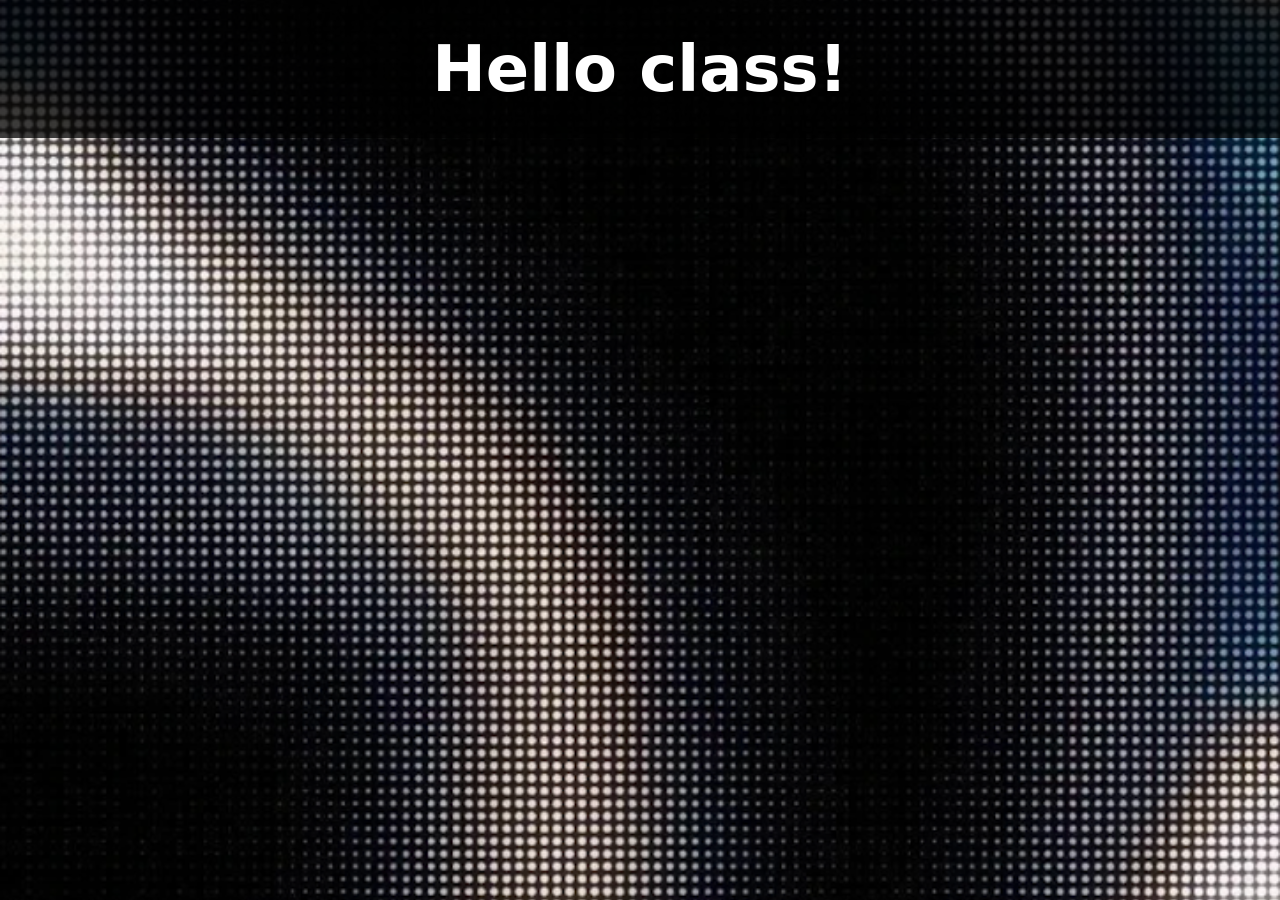
<file: index.html>
<!DOCTYPE html>
<html lang="en">
<head>
  <meta charset="UTF-8">
  <meta name="viewport" content="width=device-width, initial-scale=1.0">
  <title>Hello class!</title>
  <style>
    html, body {
      margin: 0;
      min-height: 100%;
    }
    body {
      min-height: 100vh;
      background: #fff url("test-image.png") center / cover no-repeat fixed;
      font-family: system-ui, -apple-system, "Segoe UI", Helvetica, Arial, sans-serif;
    }
    h1 {
      margin: 0;
      padding: 0.5em 1em;
      text-align: center;
      font-size: clamp(2rem, 6vw, 4rem);
      color: #fff;
      background: rgba(0, 0, 0, 0.75);
    }
  </style>
</head>
<body>
  <h1>Hello class!</h1>
</body>
</html>
</file>
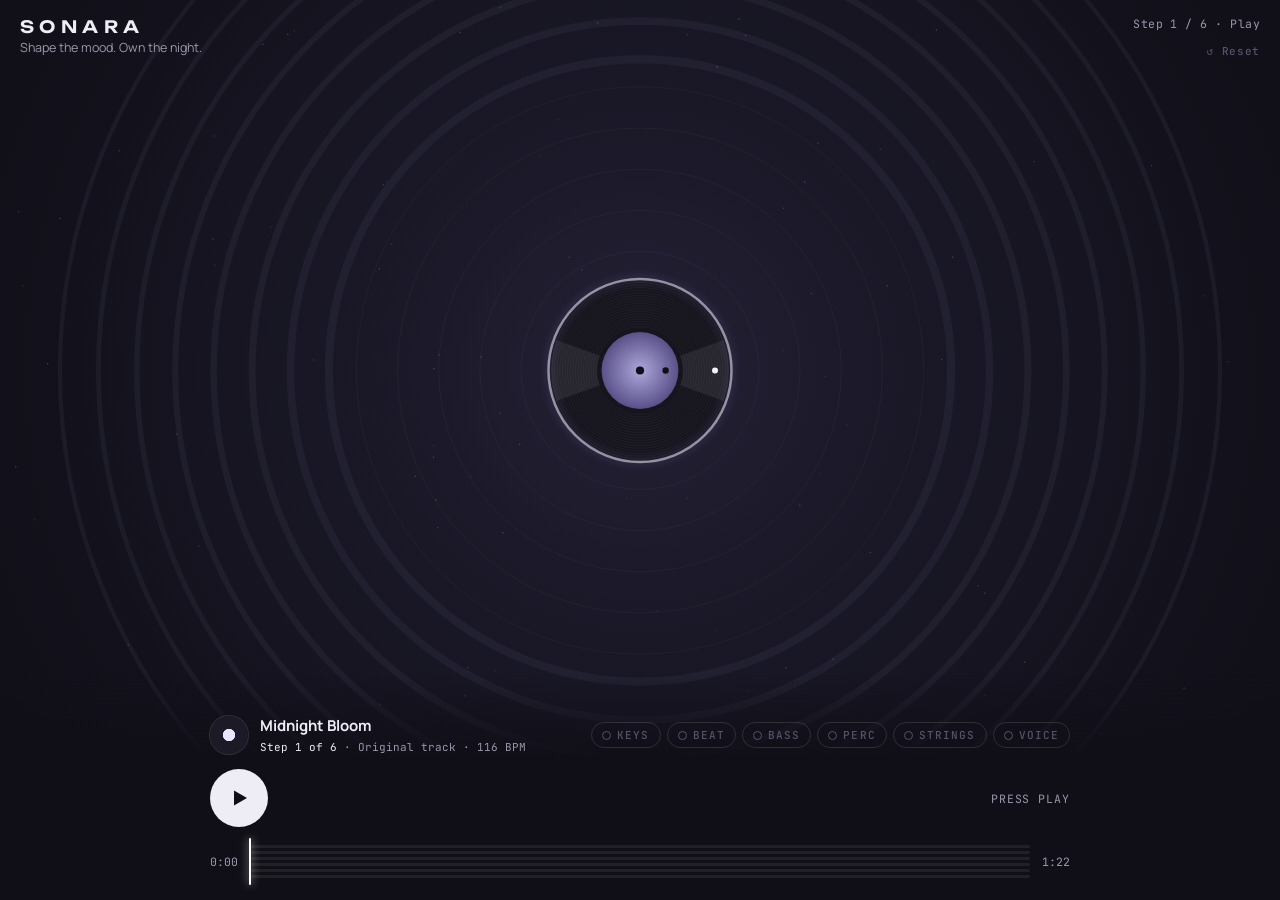
<file: docs/index.html>
<!doctype html>
<html lang="en">
<head>
<meta charset="utf-8">
<meta name="viewport" content="width=device-width,initial-scale=1,viewport-fit=cover">
<title>SONARA · Build the track</title>
<link rel="preconnect" href="https://fonts.googleapis.com"><link rel="preconnect" href="https://fonts.gstatic.com" crossorigin>
<link rel="stylesheet" href="https://fonts.googleapis.com/css2?family=Manrope:wght@400;500;600;700&family=Unbounded:wght@500;600&family=JetBrains+Mono:wght@400;500&display=swap">
<link rel="stylesheet" href="css/sonara.css">
</head>
<body>
<canvas id="stage" aria-hidden="true"></canvas>
<header class="top">
  <div class="brand"><b>SONARA</b><span>Shape the mood. Own the night.</span></div>
  <span class="study" id="study"></span>
</header>
<button id="reset">↺ Reset</button>
<section class="dock" id="dock">
  <div class="dock-in">
    <div class="row">
      <div class="song"><span class="disc" aria-hidden="true"></span><span class="song-t"><b>Midnight Bloom</b><span id="step-n">Step 1</span><span> · Original track · 116 BPM</span></span></div>
      <div class="chips" id="chips" aria-label="Layers playing"></div>
    </div>
    <div class="row">
      <button id="play" aria-label="Play">
        <svg class="i-play" viewBox="0 0 24 24" aria-hidden="true"><path d="M7 4.5l13 7.5-13 7.5z" fill="currentColor"/></svg>
        <svg class="i-pause" viewBox="0 0 24 24" aria-hidden="true"><rect x="6" y="4.5" width="4" height="15" rx="1" fill="currentColor"/><rect x="14" y="4.5" width="4" height="15" rx="1" fill="currentColor"/></svg>
        <svg class="i-again" viewBox="0 0 24 24" aria-hidden="true"><path d="M5 12a7 7 0 1 0 2.1-5M5 4v4h4" fill="none" stroke="currentColor" stroke-width="2.4" stroke-linecap="round" stroke-linejoin="round"/></svg>
      </button>
      <div id="actwrap" data-show="false"><button id="act" disabled><span class="plus">+</span><span id="act-label"></span></button></div>
      <p id="hint" aria-live="polite"></p>
    </div>
    <div class="prog" aria-label="Song progress">
      <span id="t-now">0:00</span>
      <div class="lanes" id="lanes"></div>
      <span id="t-end">0:00</span>
    </div>
  </div>
</section>
<section class="end" id="end" role="dialog" aria-labelledby="end-t" hidden>
  <div class="end-in">
    <p class="end-k">Full track · 6 of 6 layers</p>
    <h1 id="end-t">You built Midnight Bloom</h1>
    <p class="end-s">Keys, beat, bass, percussion, strings and voice, one layer at a time.</p>
    <button id="again">↺ Start over</button>
  </div>
</section>
<script>window.SONARA_CONFIG = {"label": "Build the track", "actions": ["beat", "bass", "perc", "strings", "voice"]};</script>
<script src="js/engine.js"></script>
<script src="js/sequence.js"></script>
</body>
</html>
</file>
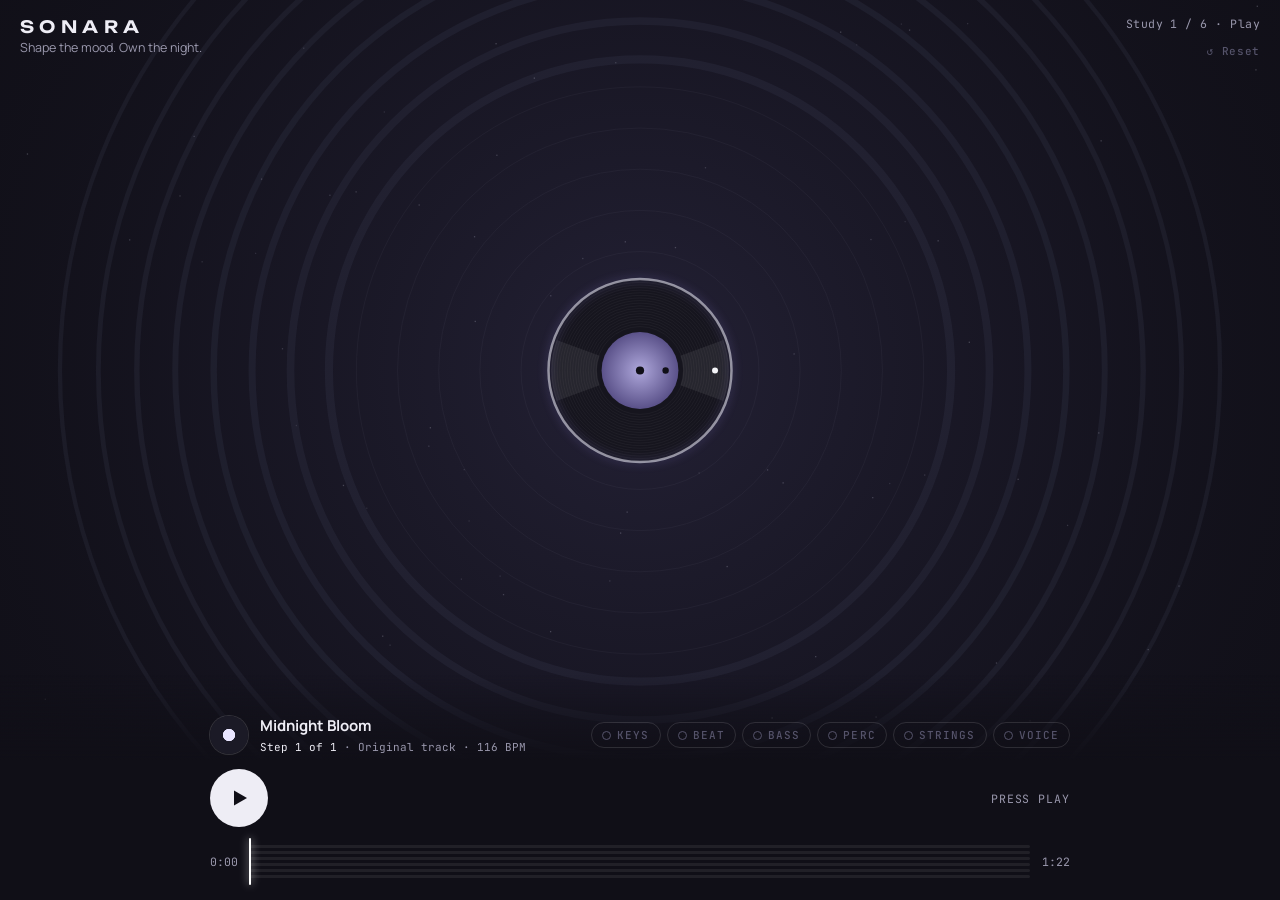
<file: studies/study-1-play/index.html>
<!doctype html><html><head><meta charset=utf8><meta name=viewport content="width=device-width,initial-scale=1,viewport-fit=cover"><style>:root{color-scheme:light;box-sizing:border-box;padding-top:env(safe-area-inset-top,0px);padding-bottom:env(safe-area-inset-bottom,0px)}html{scroll-padding-top:env(safe-area-inset-top,0px)}body{margin:0;padding:0;font:14px -apple-system,BlinkMacSystemFont,sans-serif;background:#fff;color:#000}img{max-width:100%}[hidden]:not([hidden=until-found i]){display:none!important}</style></head><body>
<title>SONARA Study 1 Play</title>
<link rel="preconnect" href="https://fonts.googleapis.com"><link rel="preconnect" href="https://fonts.gstatic.com" crossorigin>
<link rel="stylesheet" href="https://fonts.googleapis.com/css2?family=Manrope:wght@400;500;600;700&family=Unbounded:wght@500;600&family=JetBrains+Mono:wght@400;500&display=swap">
<style>
/* Night room: a deep indigo-charcoal stage, the record in the middle, one control dock below. */
:root {
  --bg: #100f17; --panel: rgba(16,15,23,.92); --fg: #eeedf5; --dim: #9a98ad; --faint: #55536a; --line: rgba(255,255,255,.12);
  --beat: 127,219,230; --bass: 183,160,255; --voice: 242,196,109;
  --f-display: "Unbounded", "Manrope", ui-sans-serif, sans-serif;
  --f-body: "Manrope", ui-sans-serif, system-ui, -apple-system, sans-serif;
  --f-mono: "JetBrains Mono", ui-monospace, Menlo, monospace;
  color-scheme: dark;
}
[hidden] { display: none !important; }
html, body { height: 100%; background: var(--bg); color: var(--fg); margin: 0; }
body { font-family: var(--f-body); -webkit-font-smoothing: antialiased; overflow: hidden; }
#stage { position: fixed; inset: 0; width: 100%; height: 100%; display: block; }
.top { position: fixed; left: 0; right: 0; top: 0; padding: calc(env(safe-area-inset-top, 0px) + 16px) 20px 0; display: flex; justify-content: space-between; align-items: flex-start; gap: 12px; pointer-events: none; }
.brand b { display: block; font-family: var(--f-display); font-weight: 600; letter-spacing: .32em; font-size: 17px; }
.brand span { font-size: 12.5px; color: var(--dim); }
.study { font-family: var(--f-mono); font-size: 11.5px; color: var(--dim); text-align: right; letter-spacing: .04em; max-width: 50%; }

.dock { position: fixed; left: 0; right: 0; bottom: 0; padding: 40px 20px calc(env(safe-area-inset-bottom, 0px) + 18px); background: linear-gradient(to top, var(--bg) 62%, rgba(16,15,23,0)); display: flex; flex-direction: column; gap: 14px; }
.dock-in { width: 100%; max-width: 860px; margin: 0 auto; display: flex; flex-direction: column; gap: 14px; }
.row { display: flex; align-items: center; gap: 14px; }
.song { display: flex; align-items: center; gap: 12px; min-width: 0; flex: 1; }
.disc { width: 38px; height: 38px; border-radius: 50%; flex: none; background: radial-gradient(circle, #e9e6ff 0 22%, #1b1a26 24% 100%); box-shadow: 0 0 0 1px rgba(255,255,255,.14); }
.song-t { min-width: 0; }
.song-t b { display: block; font-size: 15px; white-space: nowrap; overflow: hidden; text-overflow: ellipsis; }
.song-t span { font-family: var(--f-mono); font-size: 11px; color: var(--dim); }
#step-n { color: var(--fg); }
.chips { display: flex; gap: 6px; flex-wrap: wrap; justify-content: flex-end; }
.chip { display: inline-flex; align-items: center; gap: 6px; padding: 5px 10px; border-radius: 999px; border: 1px solid var(--line); font: 500 11px var(--f-mono); letter-spacing: .1em; text-transform: uppercase; color: var(--faint); transition: color .4s, border-color .4s, background .4s; }
.chip::before { content: ""; width: 7px; height: 7px; border-radius: 50%; border: 1.5px solid currentColor; }
.chip[data-state="on"] { color: rgb(var(--c)); border-color: rgba(var(--c),.45); background: rgba(var(--c),.08); }
.chip[data-state="on"]::before { background: currentColor; }
.chip[data-state="queued"] { color: rgb(var(--c)); animation: blink .5s steps(2) infinite; }
@keyframes blink { 50% { opacity: .35; } }

#play { width: 58px; height: 58px; border-radius: 50%; border: 0; flex: none; background: var(--fg); color: var(--bg); display: grid; place-items: center; cursor: pointer; transition: transform .15s, box-shadow .3s; }
#play:hover:not(:disabled) { transform: scale(1.06); }
#play:disabled { opacity: .35; cursor: default; }
#play[data-state="idle"] { box-shadow: 0 0 0 0 rgba(255,255,255,.4); animation: ping 1.8s ease-out infinite; }
@keyframes ping { 0% { box-shadow: 0 0 0 0 rgba(233,230,255,.45); } 100% { box-shadow: 0 0 0 18px rgba(233,230,255,0); } }
#play svg { width: 24px; height: 24px; }
#play .i-pause, #play .i-again { display: none; }
#play[data-state="playing"] .i-play { display: none; } #play[data-state="playing"] .i-pause { display: block; }
#play[data-state="done"] .i-play { display: none; } #play[data-state="done"] .i-again { display: block; }

#actwrap { transition: opacity .35s ease, transform .35s cubic-bezier(.2,.8,.2,1); opacity: 0; transform: translateX(-10px); }
#actwrap[data-show="true"] { opacity: 1; transform: none; }
#act { --c: 255,255,255; --fill: 0; --pulse: 0; position: relative; overflow: hidden; height: 48px; padding: 0 22px; border-radius: 999px; border: 1.5px solid rgba(var(--c), calc(.4 + var(--pulse) * .6)); background: rgba(var(--c), calc(.1 + var(--pulse) * .14)); color: rgb(var(--c)); font: 700 15.5px var(--f-body); cursor: pointer; display: inline-flex; align-items: center; gap: 10px; box-shadow: 0 0 calc(var(--pulse) * 28px) rgba(var(--c), .35); white-space: nowrap; }
#act::before { content: ""; position: absolute; inset: 0; background: rgba(var(--c), .16); transform-origin: left; transform: scaleX(var(--fill)); }
#act > * { position: relative; }
#act[data-state="waiting"] { cursor: default; color: var(--dim); border-color: var(--line); background: transparent; box-shadow: none; font-weight: 600; }
#act[data-state="queued"] { cursor: default; background: rgba(var(--c), .3); color: #fff; }
#act[data-state="ready"]:hover { background: rgba(var(--c), .3); }
#act .plus { font-size: 20px; font-weight: 500; line-height: 0; }
#act[data-state="waiting"] .plus, #act[data-state="queued"] .plus { display: none; }
#hint { font-family: var(--f-mono); font-size: 11.5px; color: var(--dim); letter-spacing: .08em; text-transform: uppercase; margin-left: auto; text-align: right; }

.prog { display: flex; align-items: center; gap: 12px; font-family: var(--f-mono); font-size: 11.5px; color: var(--dim); font-variant-numeric: tabular-nums; }
.lanes { position: relative; flex: 1; display: flex; flex-direction: column; gap: 3px; padding-block: 4px; }
.lane { position: relative; height: 3px; border-radius: 2px; background: rgba(255,255,255,.07); }
.lane .fill { position: absolute; top: 0; bottom: 0; left: 0; width: 0; border-radius: 2px; background: rgb(var(--c)); box-shadow: 0 0 8px rgba(var(--c), .6); }
.lane .mark { position: absolute; top: -5px; width: 2px; height: 14px; margin-left: -1px; background: rgb(var(--c)); border-radius: 1px; box-shadow: 0 0 8px rgba(var(--c), .8); }
.lane .mark::after { content: attr(data-l); position: absolute; bottom: 4px; left: 8px; font-size: 10px; letter-spacing: .1em; text-transform: uppercase; color: rgb(var(--c)); white-space: nowrap; }
#head { position: absolute; top: -3px; bottom: -3px; width: 2px; margin-left: -1px; background: #fff; border-radius: 1px; box-shadow: 0 0 8px rgba(255,255,255,.8); }

#reset { position: fixed; right: 14px; top: calc(env(safe-area-inset-top, 0px) + 38px); background: none; border: 0; color: var(--faint); font: 500 11px var(--f-mono); letter-spacing: .06em; cursor: pointer; padding: 6px; }
#reset:hover { color: var(--dim); }
button:focus-visible { outline: 2px solid var(--fg); outline-offset: 3px; }
@media (max-width: 560px) {
  .chips .chip { padding: 4px 7px; font-size: 10px; }
  .song-t span + span { display: none; }
  .row:first-child { flex-wrap: wrap; }
  .chips { justify-content: flex-start; }
  #act { height: 46px; padding: 0 16px; font-size: 14.5px; }
  #hint { display: none; }
}
@media (prefers-reduced-motion: reduce) { #play[data-state="idle"] { animation: none; } .chip[data-state="queued"] { animation: none; } }
</style>
<canvas id="stage" aria-hidden="true"></canvas>
<header class="top">
  <div class="brand"><b>SONARA</b><span>Shape the mood. Own the night.</span></div>
  <span class="study" id="study"></span>
</header>
<button id="reset">↺ Reset</button>
<section class="dock" id="dock">
  <div class="dock-in">
    <div class="row">
      <div class="song"><span class="disc" aria-hidden="true"></span><span class="song-t"><b>Midnight Bloom</b><span id="step-n">Step 1</span><span> · Original track · 116 BPM</span></span></div>
      <div class="chips" id="chips" aria-label="Layers playing"></div>
    </div>
    <div class="row">
      <button id="play" aria-label="Play">
        <svg class="i-play" viewBox="0 0 24 24" aria-hidden="true"><path d="M7 4.5l13 7.5-13 7.5z" fill="currentColor"/></svg>
        <svg class="i-pause" viewBox="0 0 24 24" aria-hidden="true"><rect x="6" y="4.5" width="4" height="15" rx="1" fill="currentColor"/><rect x="14" y="4.5" width="4" height="15" rx="1" fill="currentColor"/></svg>
        <svg class="i-again" viewBox="0 0 24 24" aria-hidden="true"><path d="M5 12a7 7 0 1 0 2.1-5M5 4v4h4" fill="none" stroke="currentColor" stroke-width="2.4" stroke-linecap="round" stroke-linejoin="round"/></svg>
      </button>
      <div id="actwrap" data-show="false"><button id="act" disabled><span class="plus">+</span><span id="act-label"></span></button></div>
      <p id="hint" aria-live="polite"></p>
    </div>
    <div class="prog" aria-label="Song progress">
      <span id="t-now">0:00</span>
      <div class="lanes" id="lanes"></div>
      <span id="t-end">0:00</span>
    </div>
  </div>
</section>
<script>window.SONARA_CONFIG = {"label": "Study 1 / 6 \u00b7 Play", "actions": []};</script>
<script>/* SONARA · Week 4 — one fixed, original song ("Midnight Bloom") built from five stems:
   beat, bass, percussion, strings, voice. Everything is synthesized live with the Web Audio API.
   A new stem always enters on the next beat. */
(function () {
  const BPM = 116, BEAT = 60 / BPM, STEP = BEAT / 4, BAR = BEAT * 4;
  const SONG_BARS = 40, END_STEP = SONG_BARS * 16, DURATION = SONG_BARS * BAR;
  const mtof = (m) => 440 * Math.pow(2, (m - 69) / 12);
  const NAMES = ['keys', 'beat', 'bass', 'perc', 'strings', 'voice'];

  // Two 8-bar sections in D minor. Form: A A B A B, then a final chord.
  const SEC = {
    A: {
      ch: [[62, 65, 69], [58, 62, 65], [60, 65, 69], [60, 64, 67], [62, 65, 69], [58, 62, 65], [58, 62, 67], [61, 64, 69]],
      root: [38, 34, 41, 36, 38, 34, 31, 33],
      mel: [
        [[0, 69, 6], [6, 72, 2], [8, 69, 4], [12, 67, 4]], [[0, 65, 8], [10, 62, 2], [12, 65, 4]],
        [[0, 69, 6], [6, 72, 2], [8, 74, 4], [12, 72, 4]], [[0, 67, 12], [12, 64, 4]],
        [[0, 69, 6], [6, 72, 2], [8, 69, 4], [12, 67, 4]], [[0, 65, 6], [6, 67, 2], [8, 69, 8]],
        [[0, 70, 6], [6, 69, 2], [8, 67, 4], [12, 65, 4]], [[0, 64, 8], [8, 61, 4], [12, 64, 4]],
      ],
    },
    B: {
      ch: [[58, 62, 65], [60, 64, 67], [60, 64, 69], [62, 65, 69], [58, 62, 67], [60, 64, 67], [60, 65, 69], [61, 64, 69]],
      root: [34, 36, 33, 38, 31, 36, 41, 33],
      mel: [
        [[0, 70, 4], [4, 69, 4], [8, 65, 8]], [[0, 67, 6], [6, 69, 2], [8, 72, 8]],
        [[0, 72, 6], [6, 69, 2], [8, 64, 8]], [[0, 65, 4], [4, 69, 4], [8, 74, 8]],
        [[0, 74, 6], [6, 72, 2], [8, 70, 4], [12, 69, 4]], [[0, 67, 8], [8, 72, 8]],
        [[0, 69, 4], [4, 72, 4], [8, 77, 8]], [[0, 76, 8], [8, 73, 4], [12, 76, 4]],
      ],
    },
  };
  const FORM = ['A', 'A', 'B', 'A', 'B'];
  const VOWELS = { ah: [800, 1150, 2900], oh: [450, 800, 2830], oo: [350, 700, 2500], eh: [480, 1700, 2600] };
  const LYRIC = ['ah', 'oh', 'ah', 'oo', 'ah', 'eh', 'oh', 'ah'];

  class Song {
    constructor() {
      this.ctx = null; this.t0 = null; this.next = 0; this.timer = null;
      this.layers = NAMES.map((name) => ({ name, state: 'off', enterStep: Infinity, enterTime: Infinity }));
      this.events = []; this.evShift = 0; this.listeners = new Set(); this.prevLead = null; this.paused = false; this.finished = false;
    }
    on(f) { this.listeners.add(f); return () => this.listeners.delete(f); }
    emit() { this.listeners.forEach((f) => f()); }
    layer(n) { return this.layers[NAMES.indexOf(n)]; }
    get started() { return this.t0 != null; }
    now() { return this.ctx ? this.ctx.currentTime : 0; }
    beatPhase() { return this.started ? ((((this.now() - this.t0) / BEAT) % 1) + 1) % 1 : 0; }
    section() { if (!this.started) return 'A'; const bar = Math.floor((this.now() - this.t0) / BAR); return bar >= SONG_BARS ? 'End' : FORM[Math.floor(Math.max(0, bar) / 8)]; }

    init() {
      if (this.ctx) return;
      const c = (this.ctx = new (window.AudioContext || window.webkitAudioContext)());
      const nb = c.createBuffer(1, c.sampleRate * 2, c.sampleRate), nd = nb.getChannelData(0);
      for (let i = 0; i < nd.length; i++) nd[i] = Math.random() * 2 - 1;
      this.noise = nb;
      this.mix = c.createGain();
      this.wake = c.createBiquadFilter(); this.wake.type = 'lowpass'; this.wake.frequency.value = 20000; this.wake.Q.value = 0.7;
      this.glue = c.createDynamicsCompressor(); this.glue.threshold.value = -18; this.glue.ratio.value = 3; this.glue.attack.value = 0.01; this.glue.release.value = 0.15;
      this.master = c.createGain(); this.master.gain.value = 0.75;
      this.limiter = c.createDynamicsCompressor(); this.limiter.threshold.value = -6; this.limiter.ratio.value = 20; this.limiter.attack.value = 0.002; this.limiter.release.value = 0.15;
      this.out = c.createAnalyser(); this.out.fftSize = 512;
      this.mix.connect(this.wake); this.wake.connect(this.glue); this.glue.connect(this.master);
      this.master.connect(this.limiter); this.limiter.connect(this.out); this.out.connect(c.destination);
      const ir = c.createBuffer(2, c.sampleRate * 2.8, c.sampleRate);
      for (let ch = 0; ch < 2; ch++) { const d = ir.getChannelData(ch); for (let i = 0; i < d.length; i++) d[i] = (Math.random() * 2 - 1) * Math.pow(1 - i / d.length, 3); }
      this.rev = c.createConvolver(); this.rev.buffer = ir;
      const revOut = c.createGain(); revOut.gain.value = 0.5; this.rev.connect(revOut); revOut.connect(this.mix);
      this.del = c.createDelay(2); this.del.delayTime.value = STEP * 3;
      const fb = c.createGain(); fb.gain.value = 0.36; const dlp = c.createBiquadFilter(); dlp.frequency.value = 3000;
      this.del.connect(dlp); dlp.connect(fb); fb.connect(this.del);
      const delOut = c.createGain(); delOut.gain.value = 0.45; dlp.connect(delOut); delOut.connect(this.mix); delOut.connect(this.rev);
      this.bus = {}; this.an = {};
      const trim = { keys: 2.2, beat: 0.75, bass: 0.4, perc: 0.9, strings: 1.3, voice: 1.4 };
      NAMES.forEach((n) => {
        const g = c.createGain(); g.gain.value = trim[n];
        const a = c.createAnalyser(); a.fftSize = 512; a.smoothingTimeConstant = 0.7;
        const p = c.createStereoPanner(); p.pan.value = 0;
        g.connect(p); p.connect(this.mix); g.connect(a);
        this.bus[n] = g; this.an[n] = a;
      });
      const bank = (vowel, gains) => {
        const input = c.createGain(), fs = [];
        VOWELS[vowel].forEach((f, k) => {
          const bp = c.createBiquadFilter(); bp.type = 'bandpass'; bp.frequency.value = f; bp.Q.value = [5, 7, 9][k];
          const g = c.createGain(); g.gain.value = gains[k];
          input.connect(bp); bp.connect(g); g.connect(this.bus.voice);
          fs.push(bp);
        });
        return { input, fs };
      };
      this.choir = bank('ah', [2.2, 1.3, 0.6]);
      this.lead = bank('ah', [3.0, 1.9, 0.9]);
      const send = (node, rev, del) => {
        if (rev) { const g = c.createGain(); g.gain.value = rev; node.connect(g); g.connect(this.rev); }
        if (del) { const g = c.createGain(); g.gain.value = del; node.connect(g); g.connect(this.del); }
      };
      send(this.choir.input, 0.12, 0); send(this.lead.input, 0.1, 0.06);
      // strings section: one shared warm low-pass, a little room
      this.strIn = c.createGain();
      const sl = c.createBiquadFilter(); sl.type = 'lowpass'; sl.frequency.value = 2400; sl.Q.value = 0.5;
      this.strIn.connect(sl); sl.connect(this.bus.strings); send(sl, 0.35, 0);
      this.vib = c.createOscillator(); this.vib.frequency.value = 5.4; this.vib.start();
    }

    /* ---------- instruments ---------- */
    env(g, t, vol, a, d, hold = 0) {
      g.gain.setValueAtTime(0.0001, t); g.gain.linearRampToValueAtTime(vol, t + a);
      if (hold) { g.gain.setValueAtTime(vol, t + a + hold); g.gain.linearRampToValueAtTime(0.0001, t + a + hold + d); }
      else g.gain.exponentialRampToValueAtTime(0.0001, t + a + d);
    }
    osc(type, f, t, end, dest, detune = 0) {
      const o = this.ctx.createOscillator(); o.type = type; o.frequency.value = f; o.detune.value = detune;
      o.connect(dest); o.start(t); o.stop(end); return o;
    }
    noiseHit(t, dest, { type = 'highpass', f = 8000, q = 0.8, vol = 0.1, d = 0.05 }) {
      const c = this.ctx, s = c.createBufferSource(), fl = c.createBiquadFilter(), g = c.createGain();
      s.buffer = this.noise; fl.type = type; fl.frequency.value = f; fl.Q.value = q;
      g.gain.setValueAtTime(vol, t); g.gain.exponentialRampToValueAtTime(0.0005, t + d);
      s.connect(fl); fl.connect(g); g.connect(dest); s.start(t, Math.random()); s.stop(t + d + 0.03);
    }
    drum(t, f0, f1, d, vol, dest) {
      const c = this.ctx, o = c.createOscillator(), g = c.createGain();
      o.frequency.setValueAtTime(f0, t); o.frequency.exponentialRampToValueAtTime(f1, t + d * 0.6);
      g.gain.setValueAtTime(vol, t); g.gain.exponentialRampToValueAtTime(0.001, t + d);
      o.connect(g); g.connect(dest); o.start(t); o.stop(t + d + 0.05);
    }
    kick(t, vol) { this.drum(t, 155, 48, 0.42, vol, this.bus.beat); this.events.push({ k: 'kick', t, v: vol }); }
    snare(t) {
      const c = this.ctx, g = c.createGain();
      this.noiseHit(t, this.bus.beat, { type: 'bandpass', f: 1700, q: 0.9, vol: 0.22, d: 0.18 });
      this.osc('triangle', 190, t, t + 0.12, g); this.env(g, t, 0.16, 0.002, 0.1); g.connect(this.bus.beat);
      const s = c.createGain(); s.gain.value = 0.12; g.connect(s); s.connect(this.rev);
    }
    pluck(t, m, vol) {
      const c = this.ctx, g = c.createGain();
      this.osc('triangle', mtof(m), t, t + 0.6, g); this.osc('sine', mtof(m + 12), t, t + 0.6, g);
      this.env(g, t, vol, 0.003, 0.45); g.connect(this.bus.keys);
      const s = c.createGain(); s.gain.value = 0.5; g.connect(s); s.connect(this.del);
      this.events.push({ k: 'keys', t, m });
    }
    keyPad(t, notes, len) { // soft electric-piano chord under the arpeggio
      const c = this.ctx;
      notes.forEach((m) => { const g = c.createGain(); this.osc('sine', mtof(m), t, t + len + 0.8, g); this.osc('triangle', mtof(m), t, t + len + 0.8, g, 5); this.env(g, t, 0.022, 0.25, 0.6, Math.max(0.05, len - 0.25)); g.connect(this.bus.keys); });
    }
    bassNote(t, m, len) {
      const c = this.ctx, f = c.createBiquadFilter(), g = c.createGain(), sub = c.createGain();
      f.type = 'lowpass'; f.Q.value = 7; f.frequency.setValueAtTime(1900, t); f.frequency.exponentialRampToValueAtTime(240, t + 0.18);
      const end = t + len + 0.1;
      this.osc('sawtooth', mtof(m), t, end, f); this.osc('sawtooth', mtof(m), t, end, f, 9);
      f.connect(g); this.env(g, t, 0.16, 0.004, 0.08, Math.max(0.02, len - 0.05));
      this.osc('sine', mtof(m), t, end, sub); this.env(sub, t, 0.42, 0.006, 0.08, Math.max(0.02, len - 0.05));
      g.connect(this.bus.bass); sub.connect(this.bus.bass);
      this.events.push({ k: 'bass', t, m, len });
    }
    // percussion: hand drums, low toms, shaker and a wood click
    conga(t, high, vol) { this.drum(t, high ? 340 : 230, high ? 300 : 190, 0.22, vol, this.bus.perc); this.noiseHit(t, this.bus.perc, { type: 'bandpass', f: high ? 3200 : 2200, q: 2, vol: vol * 0.25, d: 0.02 }); this.events.push({ k: 'perc', t, s: 'conga', high }); }
    tom(t, f, vol) { this.drum(t, f, f * 0.62, 0.55, vol, this.bus.perc); const s = this.ctx.createGain(); s.gain.value = 0.2; this.bus.perc.connect(s); this.events.push({ k: 'perc', t, s: 'tom' }); }
    // strings: a legato section, a high descant and pizzicato
    section(t, notes, len) {
      const c = this.ctx;
      notes.forEach((m, i) => [-8, 8].forEach((dt) => {
        const g = c.createGain(), vg = c.createGain();
        const o = this.osc('sawtooth', mtof(m), t, t + len + 1, g, dt);
        vg.gain.value = 9; this.vib.connect(vg); vg.connect(o.detune);
        this.env(g, t, i === 0 ? 0.05 : 0.042, 0.35, 0.7, Math.max(0.05, len - 0.35));
        g.connect(this.strIn);
      }));
      this.events.push({ k: 'strings', t, big: true });
    }
    violin(t, m, len) {
      const c = this.ctx, g = c.createGain(), vg = c.createGain();
      const o = this.osc('sawtooth', mtof(m), t, t + len + 0.6, g);
      vg.gain.setValueAtTime(0, t); vg.gain.linearRampToValueAtTime(14, t + 0.3); this.vib.connect(vg); vg.connect(o.detune);
      this.env(g, t, 0.035, 0.12, 0.4, Math.max(0.05, len - 0.12));
      g.connect(this.strIn);
      this.events.push({ k: 'strings', t, m });
    }
    pizz(t, m) {
      const g = this.ctx.createGain(), f = this.ctx.createBiquadFilter(); f.type = 'lowpass'; f.frequency.value = 1800;
      this.osc('triangle', mtof(m), t, t + 0.4, f); this.osc('sawtooth', mtof(m), t, t + 0.4, f, 4);
      f.connect(g); this.env(g, t, 0.06, 0.002, 0.28); g.connect(this.bus.strings);
      this.events.push({ k: 'strings', t, pz: true });
    }
    choirChord(t, notes, len, vowel) {
      const c = this.ctx;
      VOWELS[vowel].forEach((fq, k) => this.choir.fs[k].frequency.setTargetAtTime(fq, t, 0.2));
      notes.forEach((m) => [-11, 11].forEach((dt) => {
        const g = c.createGain();
        this.osc('sawtooth', mtof(m), t, t + len + 0.8, g, dt);
        this.env(g, t, 0.05, 0.45, 0.6, Math.max(0.05, len - 0.45));
        g.connect(this.choir.input);
      }));
    }
    leadNote(t, m, len, vowel) {
      const c = this.ctx, g = c.createGain(), vg = c.createGain();
      VOWELS[vowel].forEach((fq, k) => this.lead.fs[k].frequency.setTargetAtTime(fq, t, 0.04));
      vg.gain.setValueAtTime(0, t); vg.gain.linearRampToValueAtTime(22, t + Math.min(0.4, len));
      this.vib.connect(vg);
      const from = this.prevLead && t - this.prevLead.end < 0.15 ? this.prevLead.m : m;
      [0, 7].forEach((dt) => {
        const o = c.createOscillator(); o.type = 'sawtooth'; o.detune.value = dt;
        o.frequency.setValueAtTime(mtof(from), t); o.frequency.exponentialRampToValueAtTime(mtof(m), t + 0.07);
        vg.connect(o.detune); o.connect(g); o.start(t); o.stop(t + len + 0.4);
      });
      g.gain.setValueAtTime(0.0001, t); g.gain.linearRampToValueAtTime(0.085, t + 0.05);
      g.gain.setValueAtTime(0.085, t + len * 0.8); g.gain.linearRampToValueAtTime(0.0001, t + len + 0.25);
      g.connect(this.lead.input);
      this.prevLead = { m, end: t + len };
      this.events.push({ k: 'voice', t, m, len });
    }

    /* ---------- the score, one 16th step at a time ---------- */
    playStep(n, t) {
      if (n > END_STEP) return;
      const live = (name) => { const L = this.layer(name); return L.state !== 'off' && n >= L.enterStep; };
      const enters = (name) => this.layer(name).enterStep === n;
      if (n === END_STEP) { // final downbeat: one last hit and a ringing Dm chord
        if (live('keys')) { this.pluck(t, 74, 0.08); this.keyPad(t, [62, 65, 69], 2.2); }
        if (live('beat')) { this.kick(t, 1); this.noiseHit(t, this.rev, { f: 5000, vol: 0.12, d: 2.2 }); }
        if (live('bass')) this.bassNote(t, 38, 1.6);
        if (live('perc')) { this.tom(t, 110, 0.5); this.tom(t + 0.02, 75, 0.5); }
        if (live('strings')) { this.section(t, [50, 62, 65, 69], 2.4); this.violin(t, 81, 2.2); }
        if (live('voice')) { this.choirChord(t, [62, 65, 69], 2.2, 'ah'); this.leadNote(t, 74, 1.6, 'ah'); }
        this.events.push({ k: 'end', t });
        return;
      }
      const bar = n >> 4, i = n & 15, secName = FORM[bar >> 3], S = SEC[secName], b = bar % 8;
      const ch = S.ch[b], r = S.root[b], isB = secName === 'B';
      if (live('keys')) {
        const arp = [[0, 0], [3, 1], [6, 2], [8, 1], [11, 2], [14, 0]].find(([st]) => st === i);
        if (arp) this.pluck(t, ch[arp[1]] + 12, i === 0 ? 0.085 : 0.06);
        if (i === 0 || enters('keys')) this.keyPad(t, ch, (16 - i) * STEP);
      }
      if (live('beat')) {
        if (i % 4 === 0) this.kick(t, i === 0 || i === 8 ? 0.95 : 0.6);
        if (i === 4 || i === 12) this.snare(t);
        this.noiseHit(t, this.bus.beat, { f: 9000, vol: [0.05, 0.016, 0.03, 0.016][i % 4], d: 0.03 });
        if (i % 4 === 2) this.noiseHit(t, this.bus.beat, { f: 7000, vol: isB ? 0.055 : 0.04, d: 0.16 });
        if (b === 7 && i >= 12) this.noiseHit(t, this.bus.beat, { type: 'bandpass', f: 2400 + (i - 12) * 600, q: 2, vol: 0.06, d: 0.07 });
      }
      if (live('bass')) {
        const pat = isB ? [[0, 0, 2], [2, 0, 1], [4, 12, 1], [6, 0, 2], [8, 0, 2], [10, 7, 1], [12, 12, 1], [14, 10, 2]]
          : [[0, 0, 3], [3, 0, 1], [6, 12, 1], [8, 0, 2], [11, 7, 1], [14, 12, 2]];
        const hit = pat.find(([st]) => st === i);
        if (hit) this.bassNote(t, r + hit[1], hit[2] * STEP * 0.95);
      }
      if (live('perc')) {
        if (i === 0 || i === 11) this.tom(t, i === 0 ? 92 : 120, 0.55);
        if ([3, 6, 10, 13, 14].includes(i)) this.conga(t, i === 6 || i === 14, i === 6 ? 0.32 : 0.24);
        if (i === 3 || i === 10) this.noiseHit(t, this.bus.perc, { type: 'bandpass', f: 2600, q: 6, vol: 0.12, d: 0.03 });
        this.noiseHit(t, this.bus.perc, { f: 6000, vol: i % 2 ? 0.03 : 0.018, d: 0.05 });
        if (b === 7 && i >= 8 && i % 2 === 0) this.tom(t, 210 - (i - 8) * 18, 0.5);
      }
      if (live('strings')) {
        if (i === 0 || enters('strings')) this.section(t, [ch[0] - 12, ...ch], (16 - i) * STEP);
        if (i === 0 || i === 8) this.violin(t, ch[i === 0 ? 2 : 1] + 12, BEAT * 1.9);
        if ([2, 6, 10, 14].includes(i)) this.pizz(t, ch[(i >> 2) % 3]);
      }
      if (live('voice')) {
        if (i === 0 || enters('voice')) this.choirChord(t, ch, (16 - i) * STEP, b % 2 ? 'oh' : 'ah');
        S.mel[b].forEach(([st, m, len]) => { if (st === i) this.leadNote(t, m, len * STEP, LYRIC[(b + st) % 8]); });
      }
    }
    tick() {
      const now = this.ctx.currentTime;
      while (this.t0 + this.next * STEP < now + 0.12) {
        const t = this.t0 + this.next * STEP;
        if (t >= now - 0.03) this.playStep(this.next, t);
        this.next++;
      }
      let changed = false;
      this.layers.forEach((L) => { if (L.state === 'queued' && now >= L.enterTime) { L.state = 'on'; changed = true; this.events.push({ k: 'enter', t: L.enterTime, name: L.name }); } });
      if (this.events.length > 500) { const cut = this.events.findIndex((e) => e.t > now - 3); if (cut > 0) { this.events.splice(0, cut); this.evShift += cut; } }
      if (!this.finished && now > this.t0 + DURATION + 2.6) { this.finished = true; clearInterval(this.timer); changed = true; }
      if (changed) this.emit();
    }

    /* ---------- public actions ---------- */
    async start(preLayers = ['keys'], { wake = true } = {}) {
      this.init();
      if (this.ctx.state !== 'running') { try { await this.ctx.resume(); } catch (e) { /* ignore */ } }
      if (this.started) return;
      const now = this.ctx.currentTime;
      this.t0 = now + 0.08; this.next = 0;
      preLayers.forEach((n) => Object.assign(this.layer(n), { state: 'on', enterStep: 0, enterTime: this.t0 }));
      if (wake) {
        this.wake.frequency.setValueAtTime(280, this.t0);
        this.wake.frequency.exponentialRampToValueAtTime(20000, this.t0 + BEAT * 3);
      }
      this.timer = setInterval(() => this.tick(), 25);
      this.tick();
      this.emit();
    }
    queue(name) {
      const L = this.layer(name);
      if (!this.started || L.state !== 'off' || this.paused || this.finished) return null;
      const now = this.ctx.currentTime;
      const step = Math.ceil((now + 0.28 - this.t0) / BEAT) * 4;
      if (step >= END_STEP) return null;
      L.enterStep = step; L.enterTime = this.t0 + step * STEP; L.state = 'queued';
      this.riser(now + 0.02, L.enterTime, name);
      this.emit();
      return L.enterTime;
    }
    riser(t, end, name) {
      const c = this.ctx, s = c.createBufferSource(), f = c.createBiquadFilter(), g = c.createGain();
      const lo = { beat: 400, bass: 300, perc: 600, strings: 500, voice: 900 }[name] || 600;
      s.buffer = this.noise; s.loop = true; f.type = 'bandpass'; f.Q.value = 2.5;
      f.frequency.setValueAtTime(lo, t); f.frequency.exponentialRampToValueAtTime(lo * 9, end);
      g.gain.setValueAtTime(0.0001, t); g.gain.linearRampToValueAtTime(0.12, end - 0.02); g.gain.linearRampToValueAtTime(0.0001, end + 0.01);
      s.connect(f); f.connect(g); g.connect(this.mix); s.start(t); s.stop(end + 0.05);
      if (name === 'beat') this.noiseHit(end, this.rev, { f: 4000, vol: 0.12, d: 1.4 });
      if (name === 'bass') this.drum(end, 90, 36, 0.8, 0.5, this.bus.bass);
      if (name === 'perc') { this.drum(end, 140, 70, 0.6, 0.5, this.bus.perc); this.noiseHit(end, this.rev, { f: 3000, vol: 0.1, d: 1.2 }); }
      if (name === 'strings') this.noiseHit(end, this.rev, { type: 'bandpass', f: 1200, q: 0.6, vol: 0.06, d: 1.4 });
      if (name === 'voice') this.noiseHit(end, this.rev, { f: 5000, vol: 0.06, d: 1.6 });
    }
    progress() { return this.started ? Math.max(0, Math.min(1, (this.now() - this.t0) / DURATION)) : 0; }
    elapsed() { return this.started ? Math.max(0, Math.min(DURATION, this.now() - this.t0)) : 0; }
    async pause() { if (!this.ctx || this.paused || this.finished) return; this.paused = true; this.emit(); try { await this.ctx.suspend(); } catch (e) { /* ignore */ } }
    async resume() { if (!this.ctx || !this.paused) return; try { await this.ctx.resume(); } catch (e) { /* ignore */ } this.paused = false; this.emit(); }
    async dispose() {
      clearInterval(this.timer);
      if (this.ctx) { try { this.master.gain.setTargetAtTime(0, this.ctx.currentTime, 0.05); await new Promise((r) => setTimeout(r, 200)); await this.ctx.close(); } catch (e) { /* ignore */ } }
      this.listeners.clear();
    }
  }
  window.SonaraSong = { Song, BPM, BEAT, BAR, STEP, NAMES, DURATION, SONG_BARS };
})();
</script>
<script>/* SONARA · Week 4 — one fixed song, one action at a time.
   Play → Add bass → Add percussion → Add strings → Add voice.
   Each layer has its own colour and its own shapes, and each reads its own audio.
   window.SONARA_CONFIG = { label, pre: [layers that come in with Play], actions: [layers the user adds], cooldown } */
(function () {
  const { Song, BEAT, DURATION, NAMES } = window.SonaraSong;
  const CFG = Object.assign({ label: '', actions: NAMES.slice(1), cooldown: 2.5 }, window.SONARA_CONFIG || {});
  const COL = { keys: [222, 228, 255], beat: [110, 215, 235], bass: [178, 152, 255], perc: [255, 128, 110], strings: [130, 235, 170], voice: [245, 200, 105] };
  const LABEL = { keys: 'Keys', beat: 'Beat', bass: 'Bass', perc: 'Percussion', strings: 'Strings', voice: 'Voice' };
  const SHORT = { keys: 'Keys', beat: 'Beat', bass: 'Bass', perc: 'Perc', strings: 'Strings', voice: 'Voice' };
  const QUEUED = { beat: 'Beat drops…', bass: 'Dropping…', perc: 'Drums incoming…', strings: 'Strings rising…', voice: 'Here it comes…' };
  const $ = (id) => document.getElementById(id);
  const rgba = (c, a) => `rgba(${c[0]},${c[1]},${c[2]},${Math.max(0, Math.min(1, a))})`;
  const mixC = (a, b, t) => a.map((v, i) => Math.round(v + (b[i] - v) * t));
  const fmt = (s) => `${Math.floor(s / 60)}:${String(Math.floor(s % 60)).padStart(2, '0')}`;
  const reduced = window.matchMedia && window.matchMedia('(prefers-reduced-motion: reduce)').matches;
  const startLayers = ['keys']; // Play only ever starts the soft keys intro; every other layer is added by hand

  // build chips and progress lanes
  $('chips').innerHTML = NAMES.map((n) => `<span class="chip" id="chip-${n}" style="--c:${COL[n].join(',')}">${SHORT[n]}</span>`).join('');
  $('lanes').innerHTML = NAMES.map((n) => `<div class="lane" id="lane-${n}" style="--c:${COL[n].join(',')}"><span class="fill"></span><span class="mark" data-l="${SHORT[n]} ready" hidden></span></div>`).join('') + '<span id="head"></span>';

  let song, step, unlockAt;

  /* ======================= the record ======================= */
  const cv = $('stage'), g = cv.getContext('2d');
  let W = 0, H = 0, dpr = 1, cx = 0, cy = 0, Rp = 0;
  function resize() {
    dpr = Math.min(2, window.devicePixelRatio || 1);
    W = cv.clientWidth; H = cv.clientHeight; cv.width = W * dpr; cv.height = H * dpr;
    const dock = $('dock').getBoundingClientRect().height || 200, top = 64;
    cx = W / 2; cy = top + (H - dock - top) / 2;
    Rp = Math.max(30, Math.min(W * 0.14, (H - dock - top) / 2 / 3.35, (W / 2 - 8) / 3.35));
  }
  window.addEventListener('resize', resize);

  const fbuf = new Uint8Array(256), tbuf = new Uint8Array(512);
  const lv = {}, show = {}; NAMES.forEach((n) => { lv[n] = 0; show[n] = 0; });
  const spec = new Float32Array(72), cells = new Float32Array(16), notes = [];
  let spin = 0, angle = 0, orbit = 0, sq = 0, rib = 0, last = performance.now() / 1000, evAbs = 0;
  let glowCol = [150, 140, 220], squarePunch = 0, stringSwell = 0, flash = 0;
  const ripples = [], parts = [], boxes = [];
  const stars = Array.from({ length: 180 }, () => ({ a: Math.random() * 6.283, r: 0.15 + Math.random() * 1.25, s: 0.2 + Math.random(), p: Math.random() * 6 }));

  function level(name) {
    if (!song || !song.ctx || song.paused) return 0;
    song.an[name].getByteFrequencyData(fbuf);
    let s = 0; const n = name === 'bass' ? 24 : 120;
    for (let i = 1; i < n; i++) s += fbuf[i];
    return Math.min(1, (s / (n - 1) / 255) * (name === 'bass' ? 1.5 : 2.6));
  }
  function rect(x, y, w, h, rot) { g.save(); g.translate(x, y); g.rotate(rot); g.strokeRect(-w / 2, -h / 2, w, h); g.restore(); }
  function poly(x, y, r, sides, rot) {
    g.beginPath();
    for (let v = 0; v <= sides; v++) { const th = rot + (v / sides) * Math.PI * 2; const X = x + Math.cos(th) * r, Y = y + Math.sin(th) * r; v ? g.lineTo(X, Y) : g.moveTo(X, Y); }
    g.stroke();
  }
  function burst(x, y, c, n, spd) {
    for (let j = 0; j < (reduced ? Math.ceil(n / 4) : n) && parts.length < 700; j++) {
      const a = Math.random() * 6.283, sp = Rp * (0.3 + Math.random() * 1.1) * spd;
      parts.push({ x, y, vx: Math.cos(a) * sp, vy: Math.sin(a) * sp, age: 0, life: 0.9 + Math.random() * 1.3, c });
    }
  }

  function frame() {
    const tnow = performance.now() / 1000, dt = Math.min(0.05, tnow - last); last = tnow;
    const running = !!(song && song.started && !song.paused && !song.finished);
    const now = song ? song.now() : 0;
    NAMES.forEach((n) => {
      lv[n] = lv[n] * 0.5 + level(n) * 0.5;
      const on = song && song.layer(n).state === 'on' && !song.finished;
      show[n] += ((on ? 1 : 0) - show[n]) * Math.min(1, dt * (on ? 2.2 : 1.2));
    });
    // score events → visual hits, exactly in time with the sound
    if (song) {
      const ev = song.events; let i = Math.max(0, evAbs - song.evShift);
      while (i < ev.length && ev[i].t <= now) {
        const e = ev[i++];
        if (now - e.t > 0.25) continue;
        if (e.k === 'kick') ripples.push({ r0: 1.03, r1: 1.75, w: 2.4 * e.v, born: tnow, life: 0.7, a: 0.6 * e.v, c: COL.beat });
        if (e.k === 'keys') notes.push({ born: tnow, a: ((e.m % 12) / 12) * 6.283 - Math.PI / 2, life: 1.4 });
        if (e.k === 'bass') { squarePunch = 1; ripples.push({ r0: 1.8, r1: 2.6, w: 6, born: tnow, life: 1, a: 0.3, c: COL.bass }); }
        if (e.k === 'perc') {
          const cell = Math.floor((((now - song.t0) / (BEAT / 4)) % 16 + 16) % 16); cells[cell] = 1;
          if (e.s === 'tom') boxes.push({ born: tnow, rot: Math.random() * 6.283, life: 1.1 });
        }
        if (e.k === 'strings') stringSwell = Math.min(1, stringSwell + (e.big ? 0.8 : e.pz ? 0.15 : 0.4));
        if (e.k === 'enter') { flash = 1; ripples.push({ r0: 1, r1: 4.2, w: 14, born: tnow, life: 1.5, a: 0.9, c: COL[e.name] }); burst(cx, cy, COL[e.name], 70, 1.7); }
        if (e.k === 'voice') {
          const k = Math.floor(Math.random() * 6), ang = -orbit + (k / 6) * Math.PI * 2;
          burst(cx + Math.cos(ang) * Rp * 2.95, cy + Math.sin(ang) * Rp * 2.95, COL.voice, 14, 1);
        }
        if (e.k === 'end') { flash = 1; ripples.push({ r0: 1, r1: 4.6, w: 16, born: tnow, life: 2.4, a: 0.8, c: [235, 235, 245] }); }
      }
      evAbs = i + song.evShift;
    }
    squarePunch *= Math.pow(0.02, dt); flash *= Math.pow(0.08, dt); stringSwell *= Math.pow(0.35, dt);
    for (let c = 0; c < 16; c++) cells[c] *= Math.pow(0.05, dt);
    let total = 0; NAMES.forEach((n) => { total += lv[n] * show[n]; }); total = Math.min(1, total * 0.55);
    spin += ((running ? 1 : 0) - spin) * Math.min(1, dt * 1.6);
    const k = reduced ? 0.3 : 1;
    angle += spin * dt * 3.49 * k;
    orbit += spin * dt * (0.14 + 0.3 * lv.voice) * k;
    sq += spin * dt * (0.25 + 0.4 * lv.bass) * k;
    rib += spin * dt * (0.2 + 0.3 * lv.strings) * k;
    // the room colour follows whatever is playing
    let target = [72, 66, 114], wsum = 0.6;
    NAMES.forEach((n) => { const w = show[n] * (0.5 + lv[n]); target = target.map((v, i) => v + COL[n][i] * w); wsum += w; });
    target = target.map((v) => v / wsum);
    glowCol = mixC(glowCol, target, Math.min(1, dt * 2));

    g.setTransform(dpr, 0, 0, dpr, 0, 0);
    g.globalCompositeOperation = 'source-over';
    g.fillStyle = '#100f17'; g.fillRect(0, 0, W, H);
    const halo = g.createRadialGradient(cx, cy, Rp * 0.3, cx, cy, Math.max(W, H) * 0.7);
    halo.addColorStop(0, rgba(glowCol, 0.16 + total * 0.16 + flash * 0.22));
    halo.addColorStop(0.5, rgba(mixC(glowCol, [30, 26, 50], 0.6), 0.1));
    halo.addColorStop(1, 'rgba(16,15,23,0)');
    g.fillStyle = halo; g.fillRect(0, 0, W, H);
    for (const s of stars) {
      const a = s.a + angle * 0.01 * s.s, r = s.r * Math.max(W, H) * 0.6;
      g.fillStyle = `rgba(215,215,235,${0.1 + 0.14 * Math.abs(Math.sin(tnow * s.s + s.p)) + total * 0.25})`;
      g.fillRect(cx + Math.cos(a) * r, cy + Math.sin(a) * r, 1.3, 1.3);
    }
    for (let b = 0; b < 8; b++) {
      const r = Rp * (3.4 + b * 0.42) * (1 + (b % 2 ? 1 : -1) * lv.bass * 0.02 * show.bass);
      g.lineWidth = Rp * (0.09 - b * 0.006); g.strokeStyle = `rgba(140,150,190,${0.07 + total * 0.05})`;
      g.beginPath(); g.arc(cx, cy, r, 0, 6.283); g.stroke();
    }
    for (let b = 0; b < 5; b++) { g.strokeStyle = 'rgba(200,200,230,0.045)'; g.lineWidth = 1; g.beginPath(); g.arc(cx, cy, Rp * (1.3 + b * 0.45), 0, 6.283); g.stroke(); }

    g.globalCompositeOperation = 'lighter';
    // 1 · KEYS — each arpeggio note lights a point on a ring, placed by its pitch
    if (show.keys > 0.01) {
      g.strokeStyle = rgba(COL.keys, 0.12 + lv.keys * 0.3 * show.keys); g.lineWidth = 1;
      g.beginPath(); g.arc(cx, cy, Rp * 1.22, 0, 6.283); g.stroke();
      for (let q = notes.length - 1; q >= 0; q--) {
        const n = notes[q], f = (tnow - n.born) / n.life;
        if (f >= 1) { notes.splice(q, 1); continue; }
        const a = n.a + angle * 0.02, r = Rp * (1.22 + f * 0.35);
        g.fillStyle = rgba(COL.keys, (1 - f) * 0.9 * show.keys);
        g.beginPath(); g.arc(cx + Math.cos(a) * r, cy + Math.sin(a) * r, 2.5 + (1 - f) * 3, 0, 6.283); g.fill();
        g.strokeStyle = rgba(COL.keys, (1 - f) * 0.4 * show.keys); g.lineWidth = 1.2;
        g.beginPath(); g.arc(cx, cy, Rp * 1.22, a - 0.25 * (1 - f), a + 0.25 * (1 - f)); g.stroke();
      }
    }
    // 2 · BEAT — cyan spectrum around the record, kick pulses
    if (show.beat > 0.01 && running) {
      song.an.beat.getByteFrequencyData(fbuf);
      for (let i = 0; i < 72; i++) spec[i] = spec[i] * 0.5 + (fbuf[Math.floor(Math.pow(i / 72, 1.6) * 150) + 2] / 255) * 0.5;
    }
    if (show.beat > 0.01) {
      g.lineCap = 'round';
      for (let q = 0; q < 144; q++) {
        const i = q < 72 ? q : 143 - q, a = (q / 144) * 6.283 - Math.PI / 2 + angle * 0.05, len = (3 + spec[i] * Rp * 0.38) * show.beat;
        g.strokeStyle = rgba(COL.beat, (0.25 + spec[i] * 0.75) * show.beat); g.lineWidth = 1.7;
        g.beginPath(); g.moveTo(cx + Math.cos(a) * Rp * 1.06, cy + Math.sin(a) * Rp * 1.06); g.lineTo(cx + Math.cos(a) * (Rp * 1.06 + len), cy + Math.sin(a) * (Rp * 1.06 + len)); g.stroke();
      }
    }
    // 3 · PERCUSSION — a 16-step ring of blocks that light on each hit; toms throw out spinning squares
    if (show.perc > 0.01) {
      for (let c = 0; c < 16; c++) {
        const a = (c / 16) * 6.283 - Math.PI / 2, r = Rp * 1.58, on = cells[c];
        const w = Rp * (0.16 + on * 0.1), h = Rp * (0.08 + on * 0.14);
        g.lineWidth = 1.6; g.strokeStyle = rgba(COL.perc, (0.4 + on * 0.6) * show.perc);
        rect(cx + Math.cos(a) * r, cy + Math.sin(a) * r, w, h, a + Math.PI / 2);
        if (on > 0.3) { g.fillStyle = rgba(COL.perc, on * 0.35 * show.perc); g.save(); g.translate(cx + Math.cos(a) * r, cy + Math.sin(a) * r); g.rotate(a + Math.PI / 2); g.fillRect(-w / 2, -h / 2, w, h); g.restore(); }
      }
      for (let q = boxes.length - 1; q >= 0; q--) {
        const bx = boxes[q], f = (tnow - bx.born) / bx.life;
        if (f >= 1) { boxes.splice(q, 1); continue; }
        const s = Rp * (1.4 + f * 2.2);
        for (let e = 0; e < 3; e++) { g.lineWidth = 2 * (1 - f); g.strokeStyle = rgba(COL.perc, (0.55 - e * 0.15) * (1 - f) * show.perc); rect(cx, cy, s * (1 - e * 0.05), s * (1 - e * 0.05), bx.rot + f * 1.2 + e * 0.06); }
      }
    }
    // 2 · BASS — lavender waveform rings and orbiting squares / rectangles that punch on every bass note
    if (show.bass > 0.01) {
      if (running) song.an.bass.getByteTimeDomainData(tbuf); else tbuf.fill(128);
      for (let j = 0; j < 3; j++) {
        const base = Rp * (1.85 + j * 0.13);
        g.beginPath();
        for (let p = 0; p <= 200; p++) {
          const th = (p / 200) * 6.283 + j * 0.7 - angle * 0.1 * (j % 2 ? -1 : 1);
          const v = (tbuf[(p * 2 + j * 37) % 512] - 128) / 128;
          const r = base + v * Rp * (0.2 + j * 0.05) * show.bass;
          p ? g.lineTo(cx + Math.cos(th) * r, cy + Math.sin(th) * r) : g.moveTo(cx + Math.cos(th) * r, cy + Math.sin(th) * r);
        }
        g.lineWidth = (1.2 + lv.bass * 3.2 - j * 0.3) * show.bass + 0.3;
        g.strokeStyle = rgba(COL.bass, (0.3 + lv.bass * 0.6) * show.bass); g.stroke();
      }
      for (let i = 0; i < 4; i++) {
        const ang = sq + (i / 4) * Math.PI * 2 + Math.PI / 4, rr = Rp * 2.25;
        const px = cx + Math.cos(ang) * rr, py = cy + Math.sin(ang) * rr;
        const s = Rp * (0.26 + squarePunch * 0.18 + lv.bass * 0.06) * show.bass, ratio = i % 2 ? 1.7 : 1;
        for (let e = 0; e < (reduced ? 2 : 8); e++) {
          g.lineWidth = 1.5; g.strokeStyle = rgba(COL.bass, (0.75 - e * 0.085) * show.bass * (0.55 + lv.bass));
          rect(px, py, s * ratio * (1 + e * 0.08), s * (1 + e * 0.08), -sq * 1.6 + e * (0.07 + squarePunch * 0.1) + i);
        }
      }
    }
    // 4 · STRINGS — mint ribbons that swell with each bow stroke
    if (show.strings > 0.01) {
      for (let j = 0; j < 4; j++) {
        const base = Rp * (2.55 + j * 0.07), lobes = 5 + j * 2;
        g.beginPath();
        for (let p = 0; p <= 260; p++) {
          const th = (p / 260) * 6.283;
          const r = base + Rp * (0.05 + lv.strings * 0.16 + stringSwell * 0.1) * show.strings * Math.sin(lobes * th + rib * (j % 2 ? -2 : 2) + j);
          p ? g.lineTo(cx + Math.cos(th) * r, cy + Math.sin(th) * r) : g.moveTo(cx + Math.cos(th) * r, cy + Math.sin(th) * r);
        }
        g.closePath(); g.lineWidth = 1 + lv.strings * 1.5;
        g.strokeStyle = rgba(COL.strings, (0.2 + lv.strings * 0.5 + stringSwell * 0.2) * show.strings); g.stroke();
      }
    }
    // 5 · VOICE — gold polygons and rectangles with echo trails, a web between them, sparks on each sung note
    if (show.voice > 0.01) {
      const centers = [];
      for (let i = 0; i < 6; i++) {
        const ang = -orbit + (i / 6) * Math.PI * 2, rr = Rp * (2.95 + 0.08 * Math.sin(tnow * 0.8 + i));
        const px = cx + Math.cos(ang) * rr, py = cy + Math.sin(ang) * rr; centers.push([px, py]);
        const size = Rp * (0.15 + lv.voice * 0.28) * show.voice;
        for (let e = 0; e < (reduced ? 2 : 8); e++) {
          g.lineWidth = 1.2; g.strokeStyle = rgba(COL.voice, (0.6 - e * 0.065) * show.voice * (0.45 + lv.voice));
          const rot = orbit * (1.4 + i * 0.2) + e * (0.09 + lv.voice * 0.12);
          if (i % 3 === 2) rect(px, py, size * 1.7 * (1 + e * 0.06), size * 1.1 * (1 + e * 0.06), rot);
          else poly(px, py, size * (1 + e * 0.07), i % 3 === 0 ? 3 : 5, rot);
        }
      }
      g.lineWidth = 0.9; g.strokeStyle = rgba(COL.voice, show.voice * (0.08 + lv.voice * 0.35));
      g.beginPath(); centers.forEach(([x1, y1], i) => { const [x2, y2] = centers[(i + 2) % 6]; g.moveTo(x1, y1); g.lineTo(x2, y2); }); g.stroke();
    }
    for (let q = parts.length - 1; q >= 0; q--) {
      const p = parts[q]; p.age += dt;
      if (p.age > p.life) { parts.splice(q, 1); continue; }
      p.x += p.vx * dt; p.y += p.vy * dt; p.vx *= 0.98; p.vy *= 0.98;
      g.fillStyle = rgba(p.c, (1 - p.age / p.life) * 0.9); g.fillRect(p.x - 1.1, p.y - 1.1, 2.2, 2.2);
    }
    for (let q = ripples.length - 1; q >= 0; q--) {
      const r = ripples[q], f = (tnow - r.born) / r.life;
      if (f >= 1) { ripples.splice(q, 1); continue; }
      const e = 1 - Math.pow(1 - f, 3);
      g.strokeStyle = rgba(r.c, r.a * (1 - f)); g.lineWidth = r.w * (1 - f) + 0.5;
      g.beginPath(); g.arc(cx, cy, Rp * (r.r0 + (r.r1 - r.r0) * e), 0, 6.283); g.stroke();
    }

    // the platter
    g.globalCompositeOperation = 'source-over';
    const R = Rp * (1 + lv.bass * 0.035 * show.bass);
    g.fillStyle = '#16151e'; g.beginPath(); g.arc(cx, cy, R, 0, 6.283); g.fill();
    for (let r = R * 0.48; r < R * 0.97; r += 2.6) { g.strokeStyle = 'rgba(255,255,255,0.04)'; g.lineWidth = 1; g.beginPath(); g.arc(cx, cy, r, 0, 6.283); g.stroke(); }
    g.save(); g.translate(cx, cy); g.rotate(angle);
    g.strokeStyle = 'rgba(255,255,255,0.07)'; g.lineWidth = R * 0.5;
    g.beginPath(); g.arc(0, 0, R * 0.72, -0.35, 0.35); g.stroke();
    g.beginPath(); g.arc(0, 0, R * 0.72, Math.PI - 0.35, Math.PI + 0.35); g.stroke();
    const lab = g.createRadialGradient(0, 0, 0, 0, 0, R * 0.42);
    lab.addColorStop(0, rgba(mixC(glowCol, [255, 255, 255], 0.35), 1)); lab.addColorStop(1, rgba(mixC(glowCol, [40, 34, 60], 0.45), 1));
    g.fillStyle = lab; g.beginPath(); g.arc(0, 0, R * 0.42, 0, 6.283); g.fill();
    g.fillStyle = '#100f17'; g.beginPath(); g.arc(R * 0.28, 0, R * 0.035, 0, 6.283); g.fill();
    g.restore();
    g.fillStyle = '#100f17'; g.beginPath(); g.arc(cx, cy, R * 0.045, 0, 6.283); g.fill();
    g.strokeStyle = `rgba(240,240,250,${0.55 + lv.beat * 0.45})`; g.lineWidth = 2.5 + lv.beat * 2;
    g.shadowColor = rgba(glowCol, 0.9); g.shadowBlur = 10 + total * 26;
    g.beginPath(); g.arc(cx, cy, R, 0, 6.283); g.stroke(); g.shadowBlur = 0;
    g.fillStyle = '#f4f4f8'; g.beginPath(); g.arc(cx + Math.cos(angle) * R * 0.82, cy + Math.sin(angle) * R * 0.82, 3, 0, 6.283); g.fill();

    ui();
    requestAnimationFrame(frame);
  }

  /* ======================= one thing at a time ======================= */
  const current = () => CFG.actions[step];
  const allOn = () => song && NAMES.every((n) => song.layer(n).state === 'on');
  function ui() {
    const started = !!(song && song.started), name = current();
    const pb = $('play');
    pb.dataset.state = !started ? 'idle' : song.finished ? 'done' : song.paused ? 'paused' : 'playing';
    pb.setAttribute('aria-label', !started || song.paused ? 'Play' : song.finished ? 'Play again' : 'Pause');
    NAMES.forEach((n) => { $('chip-' + n).dataset.state = song && !song.finished ? song.layer(n).state : 'off'; });
    const p = started ? song.progress() : 0;
    $('t-now').textContent = fmt(started ? song.elapsed() : 0);
    $('head').style.left = p * 100 + '%';
    NAMES.forEach((n) => {
      const L = song && song.layer(n), lane = $('lane-' + n);
      const from = L && L.state !== 'off' && started ? Math.max(0, (L.enterTime - song.t0) / DURATION) : null;
      const fill = lane.querySelector('.fill');
      if (from != null && p > from) { fill.style.left = from * 100 + '%'; fill.style.width = (p - from) * 100 + '%'; } else fill.style.width = '0';
      const mk = lane.querySelector('.mark');
      const showMark = started && name === n && L.state === 'off' && isFinite(unlockAt) && !song.finished;
      mk.hidden = !showMark;
      if (showMark) mk.style.left = Math.min(1, (unlockAt - song.t0) / DURATION) * 100 + '%';
    });
    $('step-n').textContent = started ? `Step ${Math.min(step + 2, CFG.actions.length + 1)} of ${CFG.actions.length + 1}` : `Step 1 of ${CFG.actions.length + 1}`;
    const wrap = $('actwrap'), btn = $('act'), hint = $('hint');
    if (!started) { wrap.dataset.show = 'false'; hint.textContent = 'Press play'; return; }
    if (song.finished) { wrap.dataset.show = 'false'; hint.textContent = 'That’s the track · play again'; return; }
    if (!name) { wrap.dataset.show = 'false'; hint.textContent = song.paused ? 'Paused' : allOn() ? 'Full track · enjoy' : 'Playing'; return; }
    const L = song.layer(name), now = song.now();
    wrap.dataset.show = 'true';
    btn.style.setProperty('--c', COL[name].join(','));
    if (L.state === 'off') {
      const ready = now >= unlockAt, left = Math.max(0, unlockAt - now);
      btn.disabled = !ready || song.paused; btn.dataset.state = ready ? 'ready' : 'waiting';
      btn.style.setProperty('--fill', ready ? '1' : String(Math.min(1, 1 - left / CFG.cooldown)));
      btn.style.setProperty('--pulse', ready ? String(1 - song.beatPhase()) : '0');
      $('act-label').textContent = ready ? `Add ${LABEL[name].toLowerCase()}` : `${LABEL[name]} in ${Math.ceil(left)}`;
      hint.textContent = song.paused ? 'Paused' : '';
    } else if (L.state === 'queued') {
      btn.disabled = true; btn.dataset.state = 'queued';
      $('act-label').textContent = QUEUED[name];
      hint.textContent = '';
    }
  }
  function advance() { step++; unlockAt = song.now() + CFG.cooldown; }

  async function onPlay() {
    if (!song.started) { await song.start(startLayers, { wake: true }); unlockAt = song.now() + CFG.cooldown; return; }
    if (song.finished) { await reset(); onPlay(); return; }
    if (song.paused) { await song.resume(); unlockAt = Math.max(unlockAt, song.now() + 0.5); } else song.pause();
  }
  function onAct() {
    const name = current();
    if (!name || song.now() < unlockAt) return;
    if (song.queue(name)) {
      const off = song.on(() => { if (song.layer(name).state === 'on') { off(); advance(); } });
    }
  }
  async function reset() { const old = song; song = null; if (old) await old.dispose(); boot(); }
  function boot() { song = new Song(); step = 0; unlockAt = Infinity; evAbs = 0; ripples.length = 0; parts.length = 0; boxes.length = 0; notes.length = 0; }

  $('play').addEventListener('click', onPlay);
  $('act').addEventListener('click', onAct);
  $('reset').addEventListener('click', reset);
  $('study').textContent = CFG.label;
  $('t-end').textContent = fmt(DURATION);
  boot(); resize(); requestAnimationFrame(frame);
  window.__sonara = () => song;
})();
</script>

</body></html>
</file>
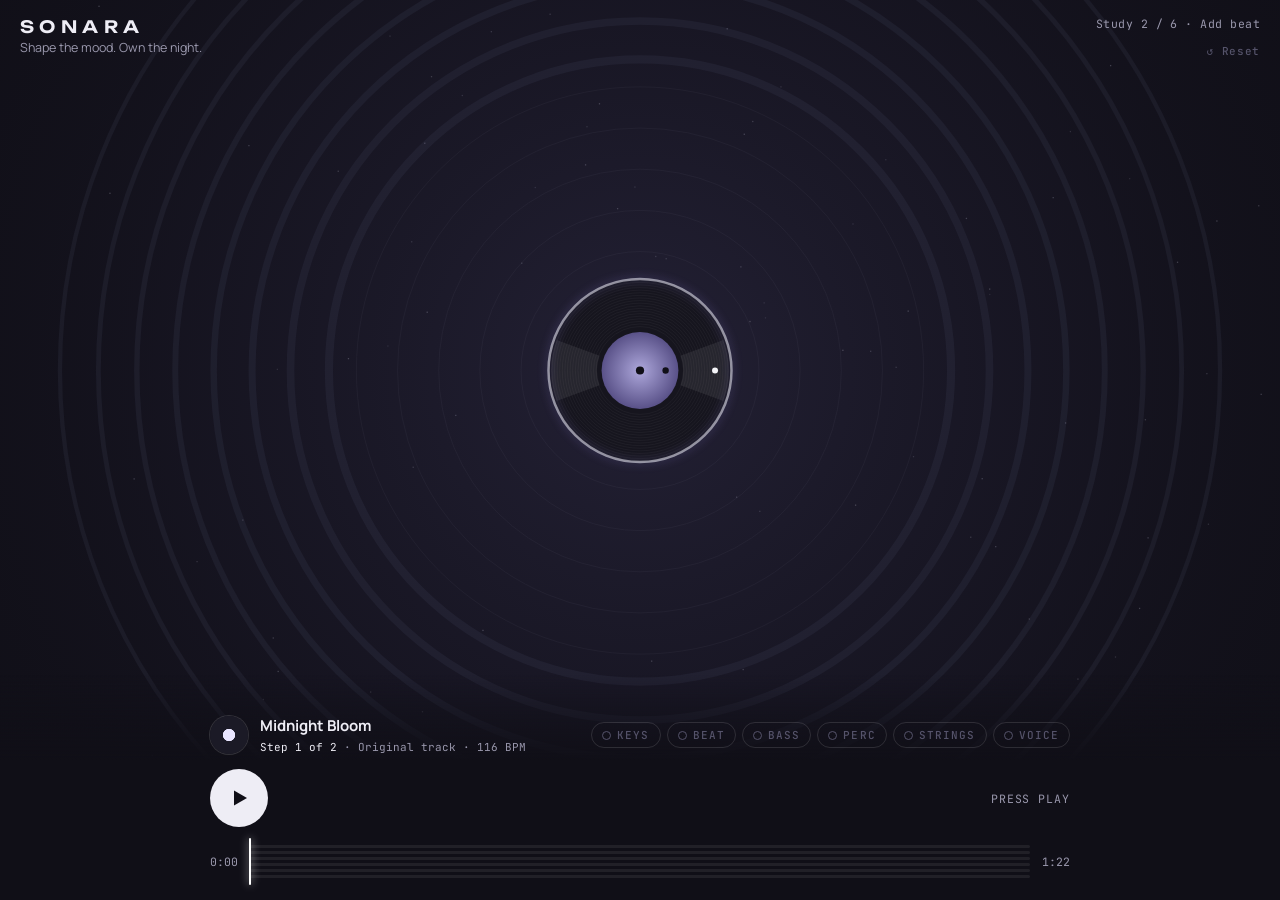
<file: studies/study-2-beat/index.html>
<!doctype html><html><head><meta charset=utf8><meta name=viewport content="width=device-width,initial-scale=1,viewport-fit=cover"><style>:root{color-scheme:light;box-sizing:border-box;padding-top:env(safe-area-inset-top,0px);padding-bottom:env(safe-area-inset-bottom,0px)}html{scroll-padding-top:env(safe-area-inset-top,0px)}body{margin:0;padding:0;font:14px -apple-system,BlinkMacSystemFont,sans-serif;background:#fff;color:#000}img{max-width:100%}[hidden]:not([hidden=until-found i]){display:none!important}</style></head><body>
<title>SONARA Study 2 Beat</title>
<link rel="preconnect" href="https://fonts.googleapis.com"><link rel="preconnect" href="https://fonts.gstatic.com" crossorigin>
<link rel="stylesheet" href="https://fonts.googleapis.com/css2?family=Manrope:wght@400;500;600;700&family=Unbounded:wght@500;600&family=JetBrains+Mono:wght@400;500&display=swap">
<style>
/* Night room: a deep indigo-charcoal stage, the record in the middle, one control dock below. */
:root {
  --bg: #100f17; --panel: rgba(16,15,23,.92); --fg: #eeedf5; --dim: #9a98ad; --faint: #55536a; --line: rgba(255,255,255,.12);
  --beat: 127,219,230; --bass: 183,160,255; --voice: 242,196,109;
  --f-display: "Unbounded", "Manrope", ui-sans-serif, sans-serif;
  --f-body: "Manrope", ui-sans-serif, system-ui, -apple-system, sans-serif;
  --f-mono: "JetBrains Mono", ui-monospace, Menlo, monospace;
  color-scheme: dark;
}
[hidden] { display: none !important; }
html, body { height: 100%; background: var(--bg); color: var(--fg); margin: 0; }
body { font-family: var(--f-body); -webkit-font-smoothing: antialiased; overflow: hidden; }
#stage { position: fixed; inset: 0; width: 100%; height: 100%; display: block; }
.top { position: fixed; left: 0; right: 0; top: 0; padding: calc(env(safe-area-inset-top, 0px) + 16px) 20px 0; display: flex; justify-content: space-between; align-items: flex-start; gap: 12px; pointer-events: none; }
.brand b { display: block; font-family: var(--f-display); font-weight: 600; letter-spacing: .32em; font-size: 17px; }
.brand span { font-size: 12.5px; color: var(--dim); }
.study { font-family: var(--f-mono); font-size: 11.5px; color: var(--dim); text-align: right; letter-spacing: .04em; max-width: 50%; }

.dock { position: fixed; left: 0; right: 0; bottom: 0; padding: 40px 20px calc(env(safe-area-inset-bottom, 0px) + 18px); background: linear-gradient(to top, var(--bg) 62%, rgba(16,15,23,0)); display: flex; flex-direction: column; gap: 14px; }
.dock-in { width: 100%; max-width: 860px; margin: 0 auto; display: flex; flex-direction: column; gap: 14px; }
.row { display: flex; align-items: center; gap: 14px; }
.song { display: flex; align-items: center; gap: 12px; min-width: 0; flex: 1; }
.disc { width: 38px; height: 38px; border-radius: 50%; flex: none; background: radial-gradient(circle, #e9e6ff 0 22%, #1b1a26 24% 100%); box-shadow: 0 0 0 1px rgba(255,255,255,.14); }
.song-t { min-width: 0; }
.song-t b { display: block; font-size: 15px; white-space: nowrap; overflow: hidden; text-overflow: ellipsis; }
.song-t span { font-family: var(--f-mono); font-size: 11px; color: var(--dim); }
#step-n { color: var(--fg); }
.chips { display: flex; gap: 6px; flex-wrap: wrap; justify-content: flex-end; }
.chip { display: inline-flex; align-items: center; gap: 6px; padding: 5px 10px; border-radius: 999px; border: 1px solid var(--line); font: 500 11px var(--f-mono); letter-spacing: .1em; text-transform: uppercase; color: var(--faint); transition: color .4s, border-color .4s, background .4s; }
.chip::before { content: ""; width: 7px; height: 7px; border-radius: 50%; border: 1.5px solid currentColor; }
.chip[data-state="on"] { color: rgb(var(--c)); border-color: rgba(var(--c),.45); background: rgba(var(--c),.08); }
.chip[data-state="on"]::before { background: currentColor; }
.chip[data-state="queued"] { color: rgb(var(--c)); animation: blink .5s steps(2) infinite; }
@keyframes blink { 50% { opacity: .35; } }

#play { width: 58px; height: 58px; border-radius: 50%; border: 0; flex: none; background: var(--fg); color: var(--bg); display: grid; place-items: center; cursor: pointer; transition: transform .15s, box-shadow .3s; }
#play:hover:not(:disabled) { transform: scale(1.06); }
#play:disabled { opacity: .35; cursor: default; }
#play[data-state="idle"] { box-shadow: 0 0 0 0 rgba(255,255,255,.4); animation: ping 1.8s ease-out infinite; }
@keyframes ping { 0% { box-shadow: 0 0 0 0 rgba(233,230,255,.45); } 100% { box-shadow: 0 0 0 18px rgba(233,230,255,0); } }
#play svg { width: 24px; height: 24px; }
#play .i-pause, #play .i-again { display: none; }
#play[data-state="playing"] .i-play { display: none; } #play[data-state="playing"] .i-pause { display: block; }
#play[data-state="done"] .i-play { display: none; } #play[data-state="done"] .i-again { display: block; }

#actwrap { transition: opacity .35s ease, transform .35s cubic-bezier(.2,.8,.2,1); opacity: 0; transform: translateX(-10px); }
#actwrap[data-show="true"] { opacity: 1; transform: none; }
#act { --c: 255,255,255; --fill: 0; --pulse: 0; position: relative; overflow: hidden; height: 48px; padding: 0 22px; border-radius: 999px; border: 1.5px solid rgba(var(--c), calc(.4 + var(--pulse) * .6)); background: rgba(var(--c), calc(.1 + var(--pulse) * .14)); color: rgb(var(--c)); font: 700 15.5px var(--f-body); cursor: pointer; display: inline-flex; align-items: center; gap: 10px; box-shadow: 0 0 calc(var(--pulse) * 28px) rgba(var(--c), .35); white-space: nowrap; }
#act::before { content: ""; position: absolute; inset: 0; background: rgba(var(--c), .16); transform-origin: left; transform: scaleX(var(--fill)); }
#act > * { position: relative; }
#act[data-state="waiting"] { cursor: default; color: var(--dim); border-color: var(--line); background: transparent; box-shadow: none; font-weight: 600; }
#act[data-state="queued"] { cursor: default; background: rgba(var(--c), .3); color: #fff; }
#act[data-state="ready"]:hover { background: rgba(var(--c), .3); }
#act .plus { font-size: 20px; font-weight: 500; line-height: 0; }
#act[data-state="waiting"] .plus, #act[data-state="queued"] .plus { display: none; }
#hint { font-family: var(--f-mono); font-size: 11.5px; color: var(--dim); letter-spacing: .08em; text-transform: uppercase; margin-left: auto; text-align: right; }

.prog { display: flex; align-items: center; gap: 12px; font-family: var(--f-mono); font-size: 11.5px; color: var(--dim); font-variant-numeric: tabular-nums; }
.lanes { position: relative; flex: 1; display: flex; flex-direction: column; gap: 3px; padding-block: 4px; }
.lane { position: relative; height: 3px; border-radius: 2px; background: rgba(255,255,255,.07); }
.lane .fill { position: absolute; top: 0; bottom: 0; left: 0; width: 0; border-radius: 2px; background: rgb(var(--c)); box-shadow: 0 0 8px rgba(var(--c), .6); }
.lane .mark { position: absolute; top: -5px; width: 2px; height: 14px; margin-left: -1px; background: rgb(var(--c)); border-radius: 1px; box-shadow: 0 0 8px rgba(var(--c), .8); }
.lane .mark::after { content: attr(data-l); position: absolute; bottom: 4px; left: 8px; font-size: 10px; letter-spacing: .1em; text-transform: uppercase; color: rgb(var(--c)); white-space: nowrap; }
#head { position: absolute; top: -3px; bottom: -3px; width: 2px; margin-left: -1px; background: #fff; border-radius: 1px; box-shadow: 0 0 8px rgba(255,255,255,.8); }

#reset { position: fixed; right: 14px; top: calc(env(safe-area-inset-top, 0px) + 38px); background: none; border: 0; color: var(--faint); font: 500 11px var(--f-mono); letter-spacing: .06em; cursor: pointer; padding: 6px; }
#reset:hover { color: var(--dim); }
button:focus-visible { outline: 2px solid var(--fg); outline-offset: 3px; }
@media (max-width: 560px) {
  .chips .chip { padding: 4px 7px; font-size: 10px; }
  .song-t span + span { display: none; }
  .row:first-child { flex-wrap: wrap; }
  .chips { justify-content: flex-start; }
  #act { height: 46px; padding: 0 16px; font-size: 14.5px; }
  #hint { display: none; }
}
@media (prefers-reduced-motion: reduce) { #play[data-state="idle"] { animation: none; } .chip[data-state="queued"] { animation: none; } }
</style>
<canvas id="stage" aria-hidden="true"></canvas>
<header class="top">
  <div class="brand"><b>SONARA</b><span>Shape the mood. Own the night.</span></div>
  <span class="study" id="study"></span>
</header>
<button id="reset">↺ Reset</button>
<section class="dock" id="dock">
  <div class="dock-in">
    <div class="row">
      <div class="song"><span class="disc" aria-hidden="true"></span><span class="song-t"><b>Midnight Bloom</b><span id="step-n">Step 1</span><span> · Original track · 116 BPM</span></span></div>
      <div class="chips" id="chips" aria-label="Layers playing"></div>
    </div>
    <div class="row">
      <button id="play" aria-label="Play">
        <svg class="i-play" viewBox="0 0 24 24" aria-hidden="true"><path d="M7 4.5l13 7.5-13 7.5z" fill="currentColor"/></svg>
        <svg class="i-pause" viewBox="0 0 24 24" aria-hidden="true"><rect x="6" y="4.5" width="4" height="15" rx="1" fill="currentColor"/><rect x="14" y="4.5" width="4" height="15" rx="1" fill="currentColor"/></svg>
        <svg class="i-again" viewBox="0 0 24 24" aria-hidden="true"><path d="M5 12a7 7 0 1 0 2.1-5M5 4v4h4" fill="none" stroke="currentColor" stroke-width="2.4" stroke-linecap="round" stroke-linejoin="round"/></svg>
      </button>
      <div id="actwrap" data-show="false"><button id="act" disabled><span class="plus">+</span><span id="act-label"></span></button></div>
      <p id="hint" aria-live="polite"></p>
    </div>
    <div class="prog" aria-label="Song progress">
      <span id="t-now">0:00</span>
      <div class="lanes" id="lanes"></div>
      <span id="t-end">0:00</span>
    </div>
  </div>
</section>
<script>window.SONARA_CONFIG = {"label": "Study 2 / 6 \u00b7 Add beat", "actions": ["beat"]};</script>
<script>/* SONARA · Week 4 — one fixed, original song ("Midnight Bloom") built from five stems:
   beat, bass, percussion, strings, voice. Everything is synthesized live with the Web Audio API.
   A new stem always enters on the next beat. */
(function () {
  const BPM = 116, BEAT = 60 / BPM, STEP = BEAT / 4, BAR = BEAT * 4;
  const SONG_BARS = 40, END_STEP = SONG_BARS * 16, DURATION = SONG_BARS * BAR;
  const mtof = (m) => 440 * Math.pow(2, (m - 69) / 12);
  const NAMES = ['keys', 'beat', 'bass', 'perc', 'strings', 'voice'];

  // Two 8-bar sections in D minor. Form: A A B A B, then a final chord.
  const SEC = {
    A: {
      ch: [[62, 65, 69], [58, 62, 65], [60, 65, 69], [60, 64, 67], [62, 65, 69], [58, 62, 65], [58, 62, 67], [61, 64, 69]],
      root: [38, 34, 41, 36, 38, 34, 31, 33],
      mel: [
        [[0, 69, 6], [6, 72, 2], [8, 69, 4], [12, 67, 4]], [[0, 65, 8], [10, 62, 2], [12, 65, 4]],
        [[0, 69, 6], [6, 72, 2], [8, 74, 4], [12, 72, 4]], [[0, 67, 12], [12, 64, 4]],
        [[0, 69, 6], [6, 72, 2], [8, 69, 4], [12, 67, 4]], [[0, 65, 6], [6, 67, 2], [8, 69, 8]],
        [[0, 70, 6], [6, 69, 2], [8, 67, 4], [12, 65, 4]], [[0, 64, 8], [8, 61, 4], [12, 64, 4]],
      ],
    },
    B: {
      ch: [[58, 62, 65], [60, 64, 67], [60, 64, 69], [62, 65, 69], [58, 62, 67], [60, 64, 67], [60, 65, 69], [61, 64, 69]],
      root: [34, 36, 33, 38, 31, 36, 41, 33],
      mel: [
        [[0, 70, 4], [4, 69, 4], [8, 65, 8]], [[0, 67, 6], [6, 69, 2], [8, 72, 8]],
        [[0, 72, 6], [6, 69, 2], [8, 64, 8]], [[0, 65, 4], [4, 69, 4], [8, 74, 8]],
        [[0, 74, 6], [6, 72, 2], [8, 70, 4], [12, 69, 4]], [[0, 67, 8], [8, 72, 8]],
        [[0, 69, 4], [4, 72, 4], [8, 77, 8]], [[0, 76, 8], [8, 73, 4], [12, 76, 4]],
      ],
    },
  };
  const FORM = ['A', 'A', 'B', 'A', 'B'];
  const VOWELS = { ah: [800, 1150, 2900], oh: [450, 800, 2830], oo: [350, 700, 2500], eh: [480, 1700, 2600] };
  const LYRIC = ['ah', 'oh', 'ah', 'oo', 'ah', 'eh', 'oh', 'ah'];

  class Song {
    constructor() {
      this.ctx = null; this.t0 = null; this.next = 0; this.timer = null;
      this.layers = NAMES.map((name) => ({ name, state: 'off', enterStep: Infinity, enterTime: Infinity }));
      this.events = []; this.evShift = 0; this.listeners = new Set(); this.prevLead = null; this.paused = false; this.finished = false;
    }
    on(f) { this.listeners.add(f); return () => this.listeners.delete(f); }
    emit() { this.listeners.forEach((f) => f()); }
    layer(n) { return this.layers[NAMES.indexOf(n)]; }
    get started() { return this.t0 != null; }
    now() { return this.ctx ? this.ctx.currentTime : 0; }
    beatPhase() { return this.started ? ((((this.now() - this.t0) / BEAT) % 1) + 1) % 1 : 0; }
    section() { if (!this.started) return 'A'; const bar = Math.floor((this.now() - this.t0) / BAR); return bar >= SONG_BARS ? 'End' : FORM[Math.floor(Math.max(0, bar) / 8)]; }

    init() {
      if (this.ctx) return;
      const c = (this.ctx = new (window.AudioContext || window.webkitAudioContext)());
      const nb = c.createBuffer(1, c.sampleRate * 2, c.sampleRate), nd = nb.getChannelData(0);
      for (let i = 0; i < nd.length; i++) nd[i] = Math.random() * 2 - 1;
      this.noise = nb;
      this.mix = c.createGain();
      this.wake = c.createBiquadFilter(); this.wake.type = 'lowpass'; this.wake.frequency.value = 20000; this.wake.Q.value = 0.7;
      this.glue = c.createDynamicsCompressor(); this.glue.threshold.value = -18; this.glue.ratio.value = 3; this.glue.attack.value = 0.01; this.glue.release.value = 0.15;
      this.master = c.createGain(); this.master.gain.value = 0.75;
      this.limiter = c.createDynamicsCompressor(); this.limiter.threshold.value = -6; this.limiter.ratio.value = 20; this.limiter.attack.value = 0.002; this.limiter.release.value = 0.15;
      this.out = c.createAnalyser(); this.out.fftSize = 512;
      this.mix.connect(this.wake); this.wake.connect(this.glue); this.glue.connect(this.master);
      this.master.connect(this.limiter); this.limiter.connect(this.out); this.out.connect(c.destination);
      const ir = c.createBuffer(2, c.sampleRate * 2.8, c.sampleRate);
      for (let ch = 0; ch < 2; ch++) { const d = ir.getChannelData(ch); for (let i = 0; i < d.length; i++) d[i] = (Math.random() * 2 - 1) * Math.pow(1 - i / d.length, 3); }
      this.rev = c.createConvolver(); this.rev.buffer = ir;
      const revOut = c.createGain(); revOut.gain.value = 0.5; this.rev.connect(revOut); revOut.connect(this.mix);
      this.del = c.createDelay(2); this.del.delayTime.value = STEP * 3;
      const fb = c.createGain(); fb.gain.value = 0.36; const dlp = c.createBiquadFilter(); dlp.frequency.value = 3000;
      this.del.connect(dlp); dlp.connect(fb); fb.connect(this.del);
      const delOut = c.createGain(); delOut.gain.value = 0.45; dlp.connect(delOut); delOut.connect(this.mix); delOut.connect(this.rev);
      this.bus = {}; this.an = {};
      const trim = { keys: 2.2, beat: 0.75, bass: 0.4, perc: 0.9, strings: 1.3, voice: 1.4 };
      NAMES.forEach((n) => {
        const g = c.createGain(); g.gain.value = trim[n];
        const a = c.createAnalyser(); a.fftSize = 512; a.smoothingTimeConstant = 0.7;
        const p = c.createStereoPanner(); p.pan.value = 0;
        g.connect(p); p.connect(this.mix); g.connect(a);
        this.bus[n] = g; this.an[n] = a;
      });
      const bank = (vowel, gains) => {
        const input = c.createGain(), fs = [];
        VOWELS[vowel].forEach((f, k) => {
          const bp = c.createBiquadFilter(); bp.type = 'bandpass'; bp.frequency.value = f; bp.Q.value = [5, 7, 9][k];
          const g = c.createGain(); g.gain.value = gains[k];
          input.connect(bp); bp.connect(g); g.connect(this.bus.voice);
          fs.push(bp);
        });
        return { input, fs };
      };
      this.choir = bank('ah', [2.2, 1.3, 0.6]);
      this.lead = bank('ah', [3.0, 1.9, 0.9]);
      const send = (node, rev, del) => {
        if (rev) { const g = c.createGain(); g.gain.value = rev; node.connect(g); g.connect(this.rev); }
        if (del) { const g = c.createGain(); g.gain.value = del; node.connect(g); g.connect(this.del); }
      };
      send(this.choir.input, 0.12, 0); send(this.lead.input, 0.1, 0.06);
      // strings section: one shared warm low-pass, a little room
      this.strIn = c.createGain();
      const sl = c.createBiquadFilter(); sl.type = 'lowpass'; sl.frequency.value = 2400; sl.Q.value = 0.5;
      this.strIn.connect(sl); sl.connect(this.bus.strings); send(sl, 0.35, 0);
      this.vib = c.createOscillator(); this.vib.frequency.value = 5.4; this.vib.start();
    }

    /* ---------- instruments ---------- */
    env(g, t, vol, a, d, hold = 0) {
      g.gain.setValueAtTime(0.0001, t); g.gain.linearRampToValueAtTime(vol, t + a);
      if (hold) { g.gain.setValueAtTime(vol, t + a + hold); g.gain.linearRampToValueAtTime(0.0001, t + a + hold + d); }
      else g.gain.exponentialRampToValueAtTime(0.0001, t + a + d);
    }
    osc(type, f, t, end, dest, detune = 0) {
      const o = this.ctx.createOscillator(); o.type = type; o.frequency.value = f; o.detune.value = detune;
      o.connect(dest); o.start(t); o.stop(end); return o;
    }
    noiseHit(t, dest, { type = 'highpass', f = 8000, q = 0.8, vol = 0.1, d = 0.05 }) {
      const c = this.ctx, s = c.createBufferSource(), fl = c.createBiquadFilter(), g = c.createGain();
      s.buffer = this.noise; fl.type = type; fl.frequency.value = f; fl.Q.value = q;
      g.gain.setValueAtTime(vol, t); g.gain.exponentialRampToValueAtTime(0.0005, t + d);
      s.connect(fl); fl.connect(g); g.connect(dest); s.start(t, Math.random()); s.stop(t + d + 0.03);
    }
    drum(t, f0, f1, d, vol, dest) {
      const c = this.ctx, o = c.createOscillator(), g = c.createGain();
      o.frequency.setValueAtTime(f0, t); o.frequency.exponentialRampToValueAtTime(f1, t + d * 0.6);
      g.gain.setValueAtTime(vol, t); g.gain.exponentialRampToValueAtTime(0.001, t + d);
      o.connect(g); g.connect(dest); o.start(t); o.stop(t + d + 0.05);
    }
    kick(t, vol) { this.drum(t, 155, 48, 0.42, vol, this.bus.beat); this.events.push({ k: 'kick', t, v: vol }); }
    snare(t) {
      const c = this.ctx, g = c.createGain();
      this.noiseHit(t, this.bus.beat, { type: 'bandpass', f: 1700, q: 0.9, vol: 0.22, d: 0.18 });
      this.osc('triangle', 190, t, t + 0.12, g); this.env(g, t, 0.16, 0.002, 0.1); g.connect(this.bus.beat);
      const s = c.createGain(); s.gain.value = 0.12; g.connect(s); s.connect(this.rev);
    }
    pluck(t, m, vol) {
      const c = this.ctx, g = c.createGain();
      this.osc('triangle', mtof(m), t, t + 0.6, g); this.osc('sine', mtof(m + 12), t, t + 0.6, g);
      this.env(g, t, vol, 0.003, 0.45); g.connect(this.bus.keys);
      const s = c.createGain(); s.gain.value = 0.5; g.connect(s); s.connect(this.del);
      this.events.push({ k: 'keys', t, m });
    }
    keyPad(t, notes, len) { // soft electric-piano chord under the arpeggio
      const c = this.ctx;
      notes.forEach((m) => { const g = c.createGain(); this.osc('sine', mtof(m), t, t + len + 0.8, g); this.osc('triangle', mtof(m), t, t + len + 0.8, g, 5); this.env(g, t, 0.022, 0.25, 0.6, Math.max(0.05, len - 0.25)); g.connect(this.bus.keys); });
    }
    bassNote(t, m, len) {
      const c = this.ctx, f = c.createBiquadFilter(), g = c.createGain(), sub = c.createGain();
      f.type = 'lowpass'; f.Q.value = 7; f.frequency.setValueAtTime(1900, t); f.frequency.exponentialRampToValueAtTime(240, t + 0.18);
      const end = t + len + 0.1;
      this.osc('sawtooth', mtof(m), t, end, f); this.osc('sawtooth', mtof(m), t, end, f, 9);
      f.connect(g); this.env(g, t, 0.16, 0.004, 0.08, Math.max(0.02, len - 0.05));
      this.osc('sine', mtof(m), t, end, sub); this.env(sub, t, 0.42, 0.006, 0.08, Math.max(0.02, len - 0.05));
      g.connect(this.bus.bass); sub.connect(this.bus.bass);
      this.events.push({ k: 'bass', t, m, len });
    }
    // percussion: hand drums, low toms, shaker and a wood click
    conga(t, high, vol) { this.drum(t, high ? 340 : 230, high ? 300 : 190, 0.22, vol, this.bus.perc); this.noiseHit(t, this.bus.perc, { type: 'bandpass', f: high ? 3200 : 2200, q: 2, vol: vol * 0.25, d: 0.02 }); this.events.push({ k: 'perc', t, s: 'conga', high }); }
    tom(t, f, vol) { this.drum(t, f, f * 0.62, 0.55, vol, this.bus.perc); const s = this.ctx.createGain(); s.gain.value = 0.2; this.bus.perc.connect(s); this.events.push({ k: 'perc', t, s: 'tom' }); }
    // strings: a legato section, a high descant and pizzicato
    section(t, notes, len) {
      const c = this.ctx;
      notes.forEach((m, i) => [-8, 8].forEach((dt) => {
        const g = c.createGain(), vg = c.createGain();
        const o = this.osc('sawtooth', mtof(m), t, t + len + 1, g, dt);
        vg.gain.value = 9; this.vib.connect(vg); vg.connect(o.detune);
        this.env(g, t, i === 0 ? 0.05 : 0.042, 0.35, 0.7, Math.max(0.05, len - 0.35));
        g.connect(this.strIn);
      }));
      this.events.push({ k: 'strings', t, big: true });
    }
    violin(t, m, len) {
      const c = this.ctx, g = c.createGain(), vg = c.createGain();
      const o = this.osc('sawtooth', mtof(m), t, t + len + 0.6, g);
      vg.gain.setValueAtTime(0, t); vg.gain.linearRampToValueAtTime(14, t + 0.3); this.vib.connect(vg); vg.connect(o.detune);
      this.env(g, t, 0.035, 0.12, 0.4, Math.max(0.05, len - 0.12));
      g.connect(this.strIn);
      this.events.push({ k: 'strings', t, m });
    }
    pizz(t, m) {
      const g = this.ctx.createGain(), f = this.ctx.createBiquadFilter(); f.type = 'lowpass'; f.frequency.value = 1800;
      this.osc('triangle', mtof(m), t, t + 0.4, f); this.osc('sawtooth', mtof(m), t, t + 0.4, f, 4);
      f.connect(g); this.env(g, t, 0.06, 0.002, 0.28); g.connect(this.bus.strings);
      this.events.push({ k: 'strings', t, pz: true });
    }
    choirChord(t, notes, len, vowel) {
      const c = this.ctx;
      VOWELS[vowel].forEach((fq, k) => this.choir.fs[k].frequency.setTargetAtTime(fq, t, 0.2));
      notes.forEach((m) => [-11, 11].forEach((dt) => {
        const g = c.createGain();
        this.osc('sawtooth', mtof(m), t, t + len + 0.8, g, dt);
        this.env(g, t, 0.05, 0.45, 0.6, Math.max(0.05, len - 0.45));
        g.connect(this.choir.input);
      }));
    }
    leadNote(t, m, len, vowel) {
      const c = this.ctx, g = c.createGain(), vg = c.createGain();
      VOWELS[vowel].forEach((fq, k) => this.lead.fs[k].frequency.setTargetAtTime(fq, t, 0.04));
      vg.gain.setValueAtTime(0, t); vg.gain.linearRampToValueAtTime(22, t + Math.min(0.4, len));
      this.vib.connect(vg);
      const from = this.prevLead && t - this.prevLead.end < 0.15 ? this.prevLead.m : m;
      [0, 7].forEach((dt) => {
        const o = c.createOscillator(); o.type = 'sawtooth'; o.detune.value = dt;
        o.frequency.setValueAtTime(mtof(from), t); o.frequency.exponentialRampToValueAtTime(mtof(m), t + 0.07);
        vg.connect(o.detune); o.connect(g); o.start(t); o.stop(t + len + 0.4);
      });
      g.gain.setValueAtTime(0.0001, t); g.gain.linearRampToValueAtTime(0.085, t + 0.05);
      g.gain.setValueAtTime(0.085, t + len * 0.8); g.gain.linearRampToValueAtTime(0.0001, t + len + 0.25);
      g.connect(this.lead.input);
      this.prevLead = { m, end: t + len };
      this.events.push({ k: 'voice', t, m, len });
    }

    /* ---------- the score, one 16th step at a time ---------- */
    playStep(n, t) {
      if (n > END_STEP) return;
      const live = (name) => { const L = this.layer(name); return L.state !== 'off' && n >= L.enterStep; };
      const enters = (name) => this.layer(name).enterStep === n;
      if (n === END_STEP) { // final downbeat: one last hit and a ringing Dm chord
        if (live('keys')) { this.pluck(t, 74, 0.08); this.keyPad(t, [62, 65, 69], 2.2); }
        if (live('beat')) { this.kick(t, 1); this.noiseHit(t, this.rev, { f: 5000, vol: 0.12, d: 2.2 }); }
        if (live('bass')) this.bassNote(t, 38, 1.6);
        if (live('perc')) { this.tom(t, 110, 0.5); this.tom(t + 0.02, 75, 0.5); }
        if (live('strings')) { this.section(t, [50, 62, 65, 69], 2.4); this.violin(t, 81, 2.2); }
        if (live('voice')) { this.choirChord(t, [62, 65, 69], 2.2, 'ah'); this.leadNote(t, 74, 1.6, 'ah'); }
        this.events.push({ k: 'end', t });
        return;
      }
      const bar = n >> 4, i = n & 15, secName = FORM[bar >> 3], S = SEC[secName], b = bar % 8;
      const ch = S.ch[b], r = S.root[b], isB = secName === 'B';
      if (live('keys')) {
        const arp = [[0, 0], [3, 1], [6, 2], [8, 1], [11, 2], [14, 0]].find(([st]) => st === i);
        if (arp) this.pluck(t, ch[arp[1]] + 12, i === 0 ? 0.085 : 0.06);
        if (i === 0 || enters('keys')) this.keyPad(t, ch, (16 - i) * STEP);
      }
      if (live('beat')) {
        if (i % 4 === 0) this.kick(t, i === 0 || i === 8 ? 0.95 : 0.6);
        if (i === 4 || i === 12) this.snare(t);
        this.noiseHit(t, this.bus.beat, { f: 9000, vol: [0.05, 0.016, 0.03, 0.016][i % 4], d: 0.03 });
        if (i % 4 === 2) this.noiseHit(t, this.bus.beat, { f: 7000, vol: isB ? 0.055 : 0.04, d: 0.16 });
        if (b === 7 && i >= 12) this.noiseHit(t, this.bus.beat, { type: 'bandpass', f: 2400 + (i - 12) * 600, q: 2, vol: 0.06, d: 0.07 });
      }
      if (live('bass')) {
        const pat = isB ? [[0, 0, 2], [2, 0, 1], [4, 12, 1], [6, 0, 2], [8, 0, 2], [10, 7, 1], [12, 12, 1], [14, 10, 2]]
          : [[0, 0, 3], [3, 0, 1], [6, 12, 1], [8, 0, 2], [11, 7, 1], [14, 12, 2]];
        const hit = pat.find(([st]) => st === i);
        if (hit) this.bassNote(t, r + hit[1], hit[2] * STEP * 0.95);
      }
      if (live('perc')) {
        if (i === 0 || i === 11) this.tom(t, i === 0 ? 92 : 120, 0.55);
        if ([3, 6, 10, 13, 14].includes(i)) this.conga(t, i === 6 || i === 14, i === 6 ? 0.32 : 0.24);
        if (i === 3 || i === 10) this.noiseHit(t, this.bus.perc, { type: 'bandpass', f: 2600, q: 6, vol: 0.12, d: 0.03 });
        this.noiseHit(t, this.bus.perc, { f: 6000, vol: i % 2 ? 0.03 : 0.018, d: 0.05 });
        if (b === 7 && i >= 8 && i % 2 === 0) this.tom(t, 210 - (i - 8) * 18, 0.5);
      }
      if (live('strings')) {
        if (i === 0 || enters('strings')) this.section(t, [ch[0] - 12, ...ch], (16 - i) * STEP);
        if (i === 0 || i === 8) this.violin(t, ch[i === 0 ? 2 : 1] + 12, BEAT * 1.9);
        if ([2, 6, 10, 14].includes(i)) this.pizz(t, ch[(i >> 2) % 3]);
      }
      if (live('voice')) {
        if (i === 0 || enters('voice')) this.choirChord(t, ch, (16 - i) * STEP, b % 2 ? 'oh' : 'ah');
        S.mel[b].forEach(([st, m, len]) => { if (st === i) this.leadNote(t, m, len * STEP, LYRIC[(b + st) % 8]); });
      }
    }
    tick() {
      const now = this.ctx.currentTime;
      while (this.t0 + this.next * STEP < now + 0.12) {
        const t = this.t0 + this.next * STEP;
        if (t >= now - 0.03) this.playStep(this.next, t);
        this.next++;
      }
      let changed = false;
      this.layers.forEach((L) => { if (L.state === 'queued' && now >= L.enterTime) { L.state = 'on'; changed = true; this.events.push({ k: 'enter', t: L.enterTime, name: L.name }); } });
      if (this.events.length > 500) { const cut = this.events.findIndex((e) => e.t > now - 3); if (cut > 0) { this.events.splice(0, cut); this.evShift += cut; } }
      if (!this.finished && now > this.t0 + DURATION + 2.6) { this.finished = true; clearInterval(this.timer); changed = true; }
      if (changed) this.emit();
    }

    /* ---------- public actions ---------- */
    async start(preLayers = ['keys'], { wake = true } = {}) {
      this.init();
      if (this.ctx.state !== 'running') { try { await this.ctx.resume(); } catch (e) { /* ignore */ } }
      if (this.started) return;
      const now = this.ctx.currentTime;
      this.t0 = now + 0.08; this.next = 0;
      preLayers.forEach((n) => Object.assign(this.layer(n), { state: 'on', enterStep: 0, enterTime: this.t0 }));
      if (wake) {
        this.wake.frequency.setValueAtTime(280, this.t0);
        this.wake.frequency.exponentialRampToValueAtTime(20000, this.t0 + BEAT * 3);
      }
      this.timer = setInterval(() => this.tick(), 25);
      this.tick();
      this.emit();
    }
    queue(name) {
      const L = this.layer(name);
      if (!this.started || L.state !== 'off' || this.paused || this.finished) return null;
      const now = this.ctx.currentTime;
      const step = Math.ceil((now + 0.28 - this.t0) / BEAT) * 4;
      if (step >= END_STEP) return null;
      L.enterStep = step; L.enterTime = this.t0 + step * STEP; L.state = 'queued';
      this.riser(now + 0.02, L.enterTime, name);
      this.emit();
      return L.enterTime;
    }
    riser(t, end, name) {
      const c = this.ctx, s = c.createBufferSource(), f = c.createBiquadFilter(), g = c.createGain();
      const lo = { beat: 400, bass: 300, perc: 600, strings: 500, voice: 900 }[name] || 600;
      s.buffer = this.noise; s.loop = true; f.type = 'bandpass'; f.Q.value = 2.5;
      f.frequency.setValueAtTime(lo, t); f.frequency.exponentialRampToValueAtTime(lo * 9, end);
      g.gain.setValueAtTime(0.0001, t); g.gain.linearRampToValueAtTime(0.12, end - 0.02); g.gain.linearRampToValueAtTime(0.0001, end + 0.01);
      s.connect(f); f.connect(g); g.connect(this.mix); s.start(t); s.stop(end + 0.05);
      if (name === 'beat') this.noiseHit(end, this.rev, { f: 4000, vol: 0.12, d: 1.4 });
      if (name === 'bass') this.drum(end, 90, 36, 0.8, 0.5, this.bus.bass);
      if (name === 'perc') { this.drum(end, 140, 70, 0.6, 0.5, this.bus.perc); this.noiseHit(end, this.rev, { f: 3000, vol: 0.1, d: 1.2 }); }
      if (name === 'strings') this.noiseHit(end, this.rev, { type: 'bandpass', f: 1200, q: 0.6, vol: 0.06, d: 1.4 });
      if (name === 'voice') this.noiseHit(end, this.rev, { f: 5000, vol: 0.06, d: 1.6 });
    }
    progress() { return this.started ? Math.max(0, Math.min(1, (this.now() - this.t0) / DURATION)) : 0; }
    elapsed() { return this.started ? Math.max(0, Math.min(DURATION, this.now() - this.t0)) : 0; }
    async pause() { if (!this.ctx || this.paused || this.finished) return; this.paused = true; this.emit(); try { await this.ctx.suspend(); } catch (e) { /* ignore */ } }
    async resume() { if (!this.ctx || !this.paused) return; try { await this.ctx.resume(); } catch (e) { /* ignore */ } this.paused = false; this.emit(); }
    async dispose() {
      clearInterval(this.timer);
      if (this.ctx) { try { this.master.gain.setTargetAtTime(0, this.ctx.currentTime, 0.05); await new Promise((r) => setTimeout(r, 200)); await this.ctx.close(); } catch (e) { /* ignore */ } }
      this.listeners.clear();
    }
  }
  window.SonaraSong = { Song, BPM, BEAT, BAR, STEP, NAMES, DURATION, SONG_BARS };
})();
</script>
<script>/* SONARA · Week 4 — one fixed song, one action at a time.
   Play → Add bass → Add percussion → Add strings → Add voice.
   Each layer has its own colour and its own shapes, and each reads its own audio.
   window.SONARA_CONFIG = { label, pre: [layers that come in with Play], actions: [layers the user adds], cooldown } */
(function () {
  const { Song, BEAT, DURATION, NAMES } = window.SonaraSong;
  const CFG = Object.assign({ label: '', actions: NAMES.slice(1), cooldown: 2.5 }, window.SONARA_CONFIG || {});
  const COL = { keys: [222, 228, 255], beat: [110, 215, 235], bass: [178, 152, 255], perc: [255, 128, 110], strings: [130, 235, 170], voice: [245, 200, 105] };
  const LABEL = { keys: 'Keys', beat: 'Beat', bass: 'Bass', perc: 'Percussion', strings: 'Strings', voice: 'Voice' };
  const SHORT = { keys: 'Keys', beat: 'Beat', bass: 'Bass', perc: 'Perc', strings: 'Strings', voice: 'Voice' };
  const QUEUED = { beat: 'Beat drops…', bass: 'Dropping…', perc: 'Drums incoming…', strings: 'Strings rising…', voice: 'Here it comes…' };
  const $ = (id) => document.getElementById(id);
  const rgba = (c, a) => `rgba(${c[0]},${c[1]},${c[2]},${Math.max(0, Math.min(1, a))})`;
  const mixC = (a, b, t) => a.map((v, i) => Math.round(v + (b[i] - v) * t));
  const fmt = (s) => `${Math.floor(s / 60)}:${String(Math.floor(s % 60)).padStart(2, '0')}`;
  const reduced = window.matchMedia && window.matchMedia('(prefers-reduced-motion: reduce)').matches;
  const startLayers = ['keys']; // Play only ever starts the soft keys intro; every other layer is added by hand

  // build chips and progress lanes
  $('chips').innerHTML = NAMES.map((n) => `<span class="chip" id="chip-${n}" style="--c:${COL[n].join(',')}">${SHORT[n]}</span>`).join('');
  $('lanes').innerHTML = NAMES.map((n) => `<div class="lane" id="lane-${n}" style="--c:${COL[n].join(',')}"><span class="fill"></span><span class="mark" data-l="${SHORT[n]} ready" hidden></span></div>`).join('') + '<span id="head"></span>';

  let song, step, unlockAt;

  /* ======================= the record ======================= */
  const cv = $('stage'), g = cv.getContext('2d');
  let W = 0, H = 0, dpr = 1, cx = 0, cy = 0, Rp = 0;
  function resize() {
    dpr = Math.min(2, window.devicePixelRatio || 1);
    W = cv.clientWidth; H = cv.clientHeight; cv.width = W * dpr; cv.height = H * dpr;
    const dock = $('dock').getBoundingClientRect().height || 200, top = 64;
    cx = W / 2; cy = top + (H - dock - top) / 2;
    Rp = Math.max(30, Math.min(W * 0.14, (H - dock - top) / 2 / 3.35, (W / 2 - 8) / 3.35));
  }
  window.addEventListener('resize', resize);

  const fbuf = new Uint8Array(256), tbuf = new Uint8Array(512);
  const lv = {}, show = {}; NAMES.forEach((n) => { lv[n] = 0; show[n] = 0; });
  const spec = new Float32Array(72), cells = new Float32Array(16), notes = [];
  let spin = 0, angle = 0, orbit = 0, sq = 0, rib = 0, last = performance.now() / 1000, evAbs = 0;
  let glowCol = [150, 140, 220], squarePunch = 0, stringSwell = 0, flash = 0;
  const ripples = [], parts = [], boxes = [];
  const stars = Array.from({ length: 180 }, () => ({ a: Math.random() * 6.283, r: 0.15 + Math.random() * 1.25, s: 0.2 + Math.random(), p: Math.random() * 6 }));

  function level(name) {
    if (!song || !song.ctx || song.paused) return 0;
    song.an[name].getByteFrequencyData(fbuf);
    let s = 0; const n = name === 'bass' ? 24 : 120;
    for (let i = 1; i < n; i++) s += fbuf[i];
    return Math.min(1, (s / (n - 1) / 255) * (name === 'bass' ? 1.5 : 2.6));
  }
  function rect(x, y, w, h, rot) { g.save(); g.translate(x, y); g.rotate(rot); g.strokeRect(-w / 2, -h / 2, w, h); g.restore(); }
  function poly(x, y, r, sides, rot) {
    g.beginPath();
    for (let v = 0; v <= sides; v++) { const th = rot + (v / sides) * Math.PI * 2; const X = x + Math.cos(th) * r, Y = y + Math.sin(th) * r; v ? g.lineTo(X, Y) : g.moveTo(X, Y); }
    g.stroke();
  }
  function burst(x, y, c, n, spd) {
    for (let j = 0; j < (reduced ? Math.ceil(n / 4) : n) && parts.length < 700; j++) {
      const a = Math.random() * 6.283, sp = Rp * (0.3 + Math.random() * 1.1) * spd;
      parts.push({ x, y, vx: Math.cos(a) * sp, vy: Math.sin(a) * sp, age: 0, life: 0.9 + Math.random() * 1.3, c });
    }
  }

  function frame() {
    const tnow = performance.now() / 1000, dt = Math.min(0.05, tnow - last); last = tnow;
    const running = !!(song && song.started && !song.paused && !song.finished);
    const now = song ? song.now() : 0;
    NAMES.forEach((n) => {
      lv[n] = lv[n] * 0.5 + level(n) * 0.5;
      const on = song && song.layer(n).state === 'on' && !song.finished;
      show[n] += ((on ? 1 : 0) - show[n]) * Math.min(1, dt * (on ? 2.2 : 1.2));
    });
    // score events → visual hits, exactly in time with the sound
    if (song) {
      const ev = song.events; let i = Math.max(0, evAbs - song.evShift);
      while (i < ev.length && ev[i].t <= now) {
        const e = ev[i++];
        if (now - e.t > 0.25) continue;
        if (e.k === 'kick') ripples.push({ r0: 1.03, r1: 1.75, w: 2.4 * e.v, born: tnow, life: 0.7, a: 0.6 * e.v, c: COL.beat });
        if (e.k === 'keys') notes.push({ born: tnow, a: ((e.m % 12) / 12) * 6.283 - Math.PI / 2, life: 1.4 });
        if (e.k === 'bass') { squarePunch = 1; ripples.push({ r0: 1.8, r1: 2.6, w: 6, born: tnow, life: 1, a: 0.3, c: COL.bass }); }
        if (e.k === 'perc') {
          const cell = Math.floor((((now - song.t0) / (BEAT / 4)) % 16 + 16) % 16); cells[cell] = 1;
          if (e.s === 'tom') boxes.push({ born: tnow, rot: Math.random() * 6.283, life: 1.1 });
        }
        if (e.k === 'strings') stringSwell = Math.min(1, stringSwell + (e.big ? 0.8 : e.pz ? 0.15 : 0.4));
        if (e.k === 'enter') { flash = 1; ripples.push({ r0: 1, r1: 4.2, w: 14, born: tnow, life: 1.5, a: 0.9, c: COL[e.name] }); burst(cx, cy, COL[e.name], 70, 1.7); }
        if (e.k === 'voice') {
          const k = Math.floor(Math.random() * 6), ang = -orbit + (k / 6) * Math.PI * 2;
          burst(cx + Math.cos(ang) * Rp * 2.95, cy + Math.sin(ang) * Rp * 2.95, COL.voice, 14, 1);
        }
        if (e.k === 'end') { flash = 1; ripples.push({ r0: 1, r1: 4.6, w: 16, born: tnow, life: 2.4, a: 0.8, c: [235, 235, 245] }); }
      }
      evAbs = i + song.evShift;
    }
    squarePunch *= Math.pow(0.02, dt); flash *= Math.pow(0.08, dt); stringSwell *= Math.pow(0.35, dt);
    for (let c = 0; c < 16; c++) cells[c] *= Math.pow(0.05, dt);
    let total = 0; NAMES.forEach((n) => { total += lv[n] * show[n]; }); total = Math.min(1, total * 0.55);
    spin += ((running ? 1 : 0) - spin) * Math.min(1, dt * 1.6);
    const k = reduced ? 0.3 : 1;
    angle += spin * dt * 3.49 * k;
    orbit += spin * dt * (0.14 + 0.3 * lv.voice) * k;
    sq += spin * dt * (0.25 + 0.4 * lv.bass) * k;
    rib += spin * dt * (0.2 + 0.3 * lv.strings) * k;
    // the room colour follows whatever is playing
    let target = [72, 66, 114], wsum = 0.6;
    NAMES.forEach((n) => { const w = show[n] * (0.5 + lv[n]); target = target.map((v, i) => v + COL[n][i] * w); wsum += w; });
    target = target.map((v) => v / wsum);
    glowCol = mixC(glowCol, target, Math.min(1, dt * 2));

    g.setTransform(dpr, 0, 0, dpr, 0, 0);
    g.globalCompositeOperation = 'source-over';
    g.fillStyle = '#100f17'; g.fillRect(0, 0, W, H);
    const halo = g.createRadialGradient(cx, cy, Rp * 0.3, cx, cy, Math.max(W, H) * 0.7);
    halo.addColorStop(0, rgba(glowCol, 0.16 + total * 0.16 + flash * 0.22));
    halo.addColorStop(0.5, rgba(mixC(glowCol, [30, 26, 50], 0.6), 0.1));
    halo.addColorStop(1, 'rgba(16,15,23,0)');
    g.fillStyle = halo; g.fillRect(0, 0, W, H);
    for (const s of stars) {
      const a = s.a + angle * 0.01 * s.s, r = s.r * Math.max(W, H) * 0.6;
      g.fillStyle = `rgba(215,215,235,${0.1 + 0.14 * Math.abs(Math.sin(tnow * s.s + s.p)) + total * 0.25})`;
      g.fillRect(cx + Math.cos(a) * r, cy + Math.sin(a) * r, 1.3, 1.3);
    }
    for (let b = 0; b < 8; b++) {
      const r = Rp * (3.4 + b * 0.42) * (1 + (b % 2 ? 1 : -1) * lv.bass * 0.02 * show.bass);
      g.lineWidth = Rp * (0.09 - b * 0.006); g.strokeStyle = `rgba(140,150,190,${0.07 + total * 0.05})`;
      g.beginPath(); g.arc(cx, cy, r, 0, 6.283); g.stroke();
    }
    for (let b = 0; b < 5; b++) { g.strokeStyle = 'rgba(200,200,230,0.045)'; g.lineWidth = 1; g.beginPath(); g.arc(cx, cy, Rp * (1.3 + b * 0.45), 0, 6.283); g.stroke(); }

    g.globalCompositeOperation = 'lighter';
    // 1 · KEYS — each arpeggio note lights a point on a ring, placed by its pitch
    if (show.keys > 0.01) {
      g.strokeStyle = rgba(COL.keys, 0.12 + lv.keys * 0.3 * show.keys); g.lineWidth = 1;
      g.beginPath(); g.arc(cx, cy, Rp * 1.22, 0, 6.283); g.stroke();
      for (let q = notes.length - 1; q >= 0; q--) {
        const n = notes[q], f = (tnow - n.born) / n.life;
        if (f >= 1) { notes.splice(q, 1); continue; }
        const a = n.a + angle * 0.02, r = Rp * (1.22 + f * 0.35);
        g.fillStyle = rgba(COL.keys, (1 - f) * 0.9 * show.keys);
        g.beginPath(); g.arc(cx + Math.cos(a) * r, cy + Math.sin(a) * r, 2.5 + (1 - f) * 3, 0, 6.283); g.fill();
        g.strokeStyle = rgba(COL.keys, (1 - f) * 0.4 * show.keys); g.lineWidth = 1.2;
        g.beginPath(); g.arc(cx, cy, Rp * 1.22, a - 0.25 * (1 - f), a + 0.25 * (1 - f)); g.stroke();
      }
    }
    // 2 · BEAT — cyan spectrum around the record, kick pulses
    if (show.beat > 0.01 && running) {
      song.an.beat.getByteFrequencyData(fbuf);
      for (let i = 0; i < 72; i++) spec[i] = spec[i] * 0.5 + (fbuf[Math.floor(Math.pow(i / 72, 1.6) * 150) + 2] / 255) * 0.5;
    }
    if (show.beat > 0.01) {
      g.lineCap = 'round';
      for (let q = 0; q < 144; q++) {
        const i = q < 72 ? q : 143 - q, a = (q / 144) * 6.283 - Math.PI / 2 + angle * 0.05, len = (3 + spec[i] * Rp * 0.38) * show.beat;
        g.strokeStyle = rgba(COL.beat, (0.25 + spec[i] * 0.75) * show.beat); g.lineWidth = 1.7;
        g.beginPath(); g.moveTo(cx + Math.cos(a) * Rp * 1.06, cy + Math.sin(a) * Rp * 1.06); g.lineTo(cx + Math.cos(a) * (Rp * 1.06 + len), cy + Math.sin(a) * (Rp * 1.06 + len)); g.stroke();
      }
    }
    // 3 · PERCUSSION — a 16-step ring of blocks that light on each hit; toms throw out spinning squares
    if (show.perc > 0.01) {
      for (let c = 0; c < 16; c++) {
        const a = (c / 16) * 6.283 - Math.PI / 2, r = Rp * 1.58, on = cells[c];
        const w = Rp * (0.16 + on * 0.1), h = Rp * (0.08 + on * 0.14);
        g.lineWidth = 1.6; g.strokeStyle = rgba(COL.perc, (0.4 + on * 0.6) * show.perc);
        rect(cx + Math.cos(a) * r, cy + Math.sin(a) * r, w, h, a + Math.PI / 2);
        if (on > 0.3) { g.fillStyle = rgba(COL.perc, on * 0.35 * show.perc); g.save(); g.translate(cx + Math.cos(a) * r, cy + Math.sin(a) * r); g.rotate(a + Math.PI / 2); g.fillRect(-w / 2, -h / 2, w, h); g.restore(); }
      }
      for (let q = boxes.length - 1; q >= 0; q--) {
        const bx = boxes[q], f = (tnow - bx.born) / bx.life;
        if (f >= 1) { boxes.splice(q, 1); continue; }
        const s = Rp * (1.4 + f * 2.2);
        for (let e = 0; e < 3; e++) { g.lineWidth = 2 * (1 - f); g.strokeStyle = rgba(COL.perc, (0.55 - e * 0.15) * (1 - f) * show.perc); rect(cx, cy, s * (1 - e * 0.05), s * (1 - e * 0.05), bx.rot + f * 1.2 + e * 0.06); }
      }
    }
    // 2 · BASS — lavender waveform rings and orbiting squares / rectangles that punch on every bass note
    if (show.bass > 0.01) {
      if (running) song.an.bass.getByteTimeDomainData(tbuf); else tbuf.fill(128);
      for (let j = 0; j < 3; j++) {
        const base = Rp * (1.85 + j * 0.13);
        g.beginPath();
        for (let p = 0; p <= 200; p++) {
          const th = (p / 200) * 6.283 + j * 0.7 - angle * 0.1 * (j % 2 ? -1 : 1);
          const v = (tbuf[(p * 2 + j * 37) % 512] - 128) / 128;
          const r = base + v * Rp * (0.2 + j * 0.05) * show.bass;
          p ? g.lineTo(cx + Math.cos(th) * r, cy + Math.sin(th) * r) : g.moveTo(cx + Math.cos(th) * r, cy + Math.sin(th) * r);
        }
        g.lineWidth = (1.2 + lv.bass * 3.2 - j * 0.3) * show.bass + 0.3;
        g.strokeStyle = rgba(COL.bass, (0.3 + lv.bass * 0.6) * show.bass); g.stroke();
      }
      for (let i = 0; i < 4; i++) {
        const ang = sq + (i / 4) * Math.PI * 2 + Math.PI / 4, rr = Rp * 2.25;
        const px = cx + Math.cos(ang) * rr, py = cy + Math.sin(ang) * rr;
        const s = Rp * (0.26 + squarePunch * 0.18 + lv.bass * 0.06) * show.bass, ratio = i % 2 ? 1.7 : 1;
        for (let e = 0; e < (reduced ? 2 : 8); e++) {
          g.lineWidth = 1.5; g.strokeStyle = rgba(COL.bass, (0.75 - e * 0.085) * show.bass * (0.55 + lv.bass));
          rect(px, py, s * ratio * (1 + e * 0.08), s * (1 + e * 0.08), -sq * 1.6 + e * (0.07 + squarePunch * 0.1) + i);
        }
      }
    }
    // 4 · STRINGS — mint ribbons that swell with each bow stroke
    if (show.strings > 0.01) {
      for (let j = 0; j < 4; j++) {
        const base = Rp * (2.55 + j * 0.07), lobes = 5 + j * 2;
        g.beginPath();
        for (let p = 0; p <= 260; p++) {
          const th = (p / 260) * 6.283;
          const r = base + Rp * (0.05 + lv.strings * 0.16 + stringSwell * 0.1) * show.strings * Math.sin(lobes * th + rib * (j % 2 ? -2 : 2) + j);
          p ? g.lineTo(cx + Math.cos(th) * r, cy + Math.sin(th) * r) : g.moveTo(cx + Math.cos(th) * r, cy + Math.sin(th) * r);
        }
        g.closePath(); g.lineWidth = 1 + lv.strings * 1.5;
        g.strokeStyle = rgba(COL.strings, (0.2 + lv.strings * 0.5 + stringSwell * 0.2) * show.strings); g.stroke();
      }
    }
    // 5 · VOICE — gold polygons and rectangles with echo trails, a web between them, sparks on each sung note
    if (show.voice > 0.01) {
      const centers = [];
      for (let i = 0; i < 6; i++) {
        const ang = -orbit + (i / 6) * Math.PI * 2, rr = Rp * (2.95 + 0.08 * Math.sin(tnow * 0.8 + i));
        const px = cx + Math.cos(ang) * rr, py = cy + Math.sin(ang) * rr; centers.push([px, py]);
        const size = Rp * (0.15 + lv.voice * 0.28) * show.voice;
        for (let e = 0; e < (reduced ? 2 : 8); e++) {
          g.lineWidth = 1.2; g.strokeStyle = rgba(COL.voice, (0.6 - e * 0.065) * show.voice * (0.45 + lv.voice));
          const rot = orbit * (1.4 + i * 0.2) + e * (0.09 + lv.voice * 0.12);
          if (i % 3 === 2) rect(px, py, size * 1.7 * (1 + e * 0.06), size * 1.1 * (1 + e * 0.06), rot);
          else poly(px, py, size * (1 + e * 0.07), i % 3 === 0 ? 3 : 5, rot);
        }
      }
      g.lineWidth = 0.9; g.strokeStyle = rgba(COL.voice, show.voice * (0.08 + lv.voice * 0.35));
      g.beginPath(); centers.forEach(([x1, y1], i) => { const [x2, y2] = centers[(i + 2) % 6]; g.moveTo(x1, y1); g.lineTo(x2, y2); }); g.stroke();
    }
    for (let q = parts.length - 1; q >= 0; q--) {
      const p = parts[q]; p.age += dt;
      if (p.age > p.life) { parts.splice(q, 1); continue; }
      p.x += p.vx * dt; p.y += p.vy * dt; p.vx *= 0.98; p.vy *= 0.98;
      g.fillStyle = rgba(p.c, (1 - p.age / p.life) * 0.9); g.fillRect(p.x - 1.1, p.y - 1.1, 2.2, 2.2);
    }
    for (let q = ripples.length - 1; q >= 0; q--) {
      const r = ripples[q], f = (tnow - r.born) / r.life;
      if (f >= 1) { ripples.splice(q, 1); continue; }
      const e = 1 - Math.pow(1 - f, 3);
      g.strokeStyle = rgba(r.c, r.a * (1 - f)); g.lineWidth = r.w * (1 - f) + 0.5;
      g.beginPath(); g.arc(cx, cy, Rp * (r.r0 + (r.r1 - r.r0) * e), 0, 6.283); g.stroke();
    }

    // the platter
    g.globalCompositeOperation = 'source-over';
    const R = Rp * (1 + lv.bass * 0.035 * show.bass);
    g.fillStyle = '#16151e'; g.beginPath(); g.arc(cx, cy, R, 0, 6.283); g.fill();
    for (let r = R * 0.48; r < R * 0.97; r += 2.6) { g.strokeStyle = 'rgba(255,255,255,0.04)'; g.lineWidth = 1; g.beginPath(); g.arc(cx, cy, r, 0, 6.283); g.stroke(); }
    g.save(); g.translate(cx, cy); g.rotate(angle);
    g.strokeStyle = 'rgba(255,255,255,0.07)'; g.lineWidth = R * 0.5;
    g.beginPath(); g.arc(0, 0, R * 0.72, -0.35, 0.35); g.stroke();
    g.beginPath(); g.arc(0, 0, R * 0.72, Math.PI - 0.35, Math.PI + 0.35); g.stroke();
    const lab = g.createRadialGradient(0, 0, 0, 0, 0, R * 0.42);
    lab.addColorStop(0, rgba(mixC(glowCol, [255, 255, 255], 0.35), 1)); lab.addColorStop(1, rgba(mixC(glowCol, [40, 34, 60], 0.45), 1));
    g.fillStyle = lab; g.beginPath(); g.arc(0, 0, R * 0.42, 0, 6.283); g.fill();
    g.fillStyle = '#100f17'; g.beginPath(); g.arc(R * 0.28, 0, R * 0.035, 0, 6.283); g.fill();
    g.restore();
    g.fillStyle = '#100f17'; g.beginPath(); g.arc(cx, cy, R * 0.045, 0, 6.283); g.fill();
    g.strokeStyle = `rgba(240,240,250,${0.55 + lv.beat * 0.45})`; g.lineWidth = 2.5 + lv.beat * 2;
    g.shadowColor = rgba(glowCol, 0.9); g.shadowBlur = 10 + total * 26;
    g.beginPath(); g.arc(cx, cy, R, 0, 6.283); g.stroke(); g.shadowBlur = 0;
    g.fillStyle = '#f4f4f8'; g.beginPath(); g.arc(cx + Math.cos(angle) * R * 0.82, cy + Math.sin(angle) * R * 0.82, 3, 0, 6.283); g.fill();

    ui();
    requestAnimationFrame(frame);
  }

  /* ======================= one thing at a time ======================= */
  const current = () => CFG.actions[step];
  const allOn = () => song && NAMES.every((n) => song.layer(n).state === 'on');
  function ui() {
    const started = !!(song && song.started), name = current();
    const pb = $('play');
    pb.dataset.state = !started ? 'idle' : song.finished ? 'done' : song.paused ? 'paused' : 'playing';
    pb.setAttribute('aria-label', !started || song.paused ? 'Play' : song.finished ? 'Play again' : 'Pause');
    NAMES.forEach((n) => { $('chip-' + n).dataset.state = song && !song.finished ? song.layer(n).state : 'off'; });
    const p = started ? song.progress() : 0;
    $('t-now').textContent = fmt(started ? song.elapsed() : 0);
    $('head').style.left = p * 100 + '%';
    NAMES.forEach((n) => {
      const L = song && song.layer(n), lane = $('lane-' + n);
      const from = L && L.state !== 'off' && started ? Math.max(0, (L.enterTime - song.t0) / DURATION) : null;
      const fill = lane.querySelector('.fill');
      if (from != null && p > from) { fill.style.left = from * 100 + '%'; fill.style.width = (p - from) * 100 + '%'; } else fill.style.width = '0';
      const mk = lane.querySelector('.mark');
      const showMark = started && name === n && L.state === 'off' && isFinite(unlockAt) && !song.finished;
      mk.hidden = !showMark;
      if (showMark) mk.style.left = Math.min(1, (unlockAt - song.t0) / DURATION) * 100 + '%';
    });
    $('step-n').textContent = started ? `Step ${Math.min(step + 2, CFG.actions.length + 1)} of ${CFG.actions.length + 1}` : `Step 1 of ${CFG.actions.length + 1}`;
    const wrap = $('actwrap'), btn = $('act'), hint = $('hint');
    if (!started) { wrap.dataset.show = 'false'; hint.textContent = 'Press play'; return; }
    if (song.finished) { wrap.dataset.show = 'false'; hint.textContent = 'That’s the track · play again'; return; }
    if (!name) { wrap.dataset.show = 'false'; hint.textContent = song.paused ? 'Paused' : allOn() ? 'Full track · enjoy' : 'Playing'; return; }
    const L = song.layer(name), now = song.now();
    wrap.dataset.show = 'true';
    btn.style.setProperty('--c', COL[name].join(','));
    if (L.state === 'off') {
      const ready = now >= unlockAt, left = Math.max(0, unlockAt - now);
      btn.disabled = !ready || song.paused; btn.dataset.state = ready ? 'ready' : 'waiting';
      btn.style.setProperty('--fill', ready ? '1' : String(Math.min(1, 1 - left / CFG.cooldown)));
      btn.style.setProperty('--pulse', ready ? String(1 - song.beatPhase()) : '0');
      $('act-label').textContent = ready ? `Add ${LABEL[name].toLowerCase()}` : `${LABEL[name]} in ${Math.ceil(left)}`;
      hint.textContent = song.paused ? 'Paused' : '';
    } else if (L.state === 'queued') {
      btn.disabled = true; btn.dataset.state = 'queued';
      $('act-label').textContent = QUEUED[name];
      hint.textContent = '';
    }
  }
  function advance() { step++; unlockAt = song.now() + CFG.cooldown; }

  async function onPlay() {
    if (!song.started) { await song.start(startLayers, { wake: true }); unlockAt = song.now() + CFG.cooldown; return; }
    if (song.finished) { await reset(); onPlay(); return; }
    if (song.paused) { await song.resume(); unlockAt = Math.max(unlockAt, song.now() + 0.5); } else song.pause();
  }
  function onAct() {
    const name = current();
    if (!name || song.now() < unlockAt) return;
    if (song.queue(name)) {
      const off = song.on(() => { if (song.layer(name).state === 'on') { off(); advance(); } });
    }
  }
  async function reset() { const old = song; song = null; if (old) await old.dispose(); boot(); }
  function boot() { song = new Song(); step = 0; unlockAt = Infinity; evAbs = 0; ripples.length = 0; parts.length = 0; boxes.length = 0; notes.length = 0; }

  $('play').addEventListener('click', onPlay);
  $('act').addEventListener('click', onAct);
  $('reset').addEventListener('click', reset);
  $('study').textContent = CFG.label;
  $('t-end').textContent = fmt(DURATION);
  boot(); resize(); requestAnimationFrame(frame);
  window.__sonara = () => song;
})();
</script>

</body></html>
</file>
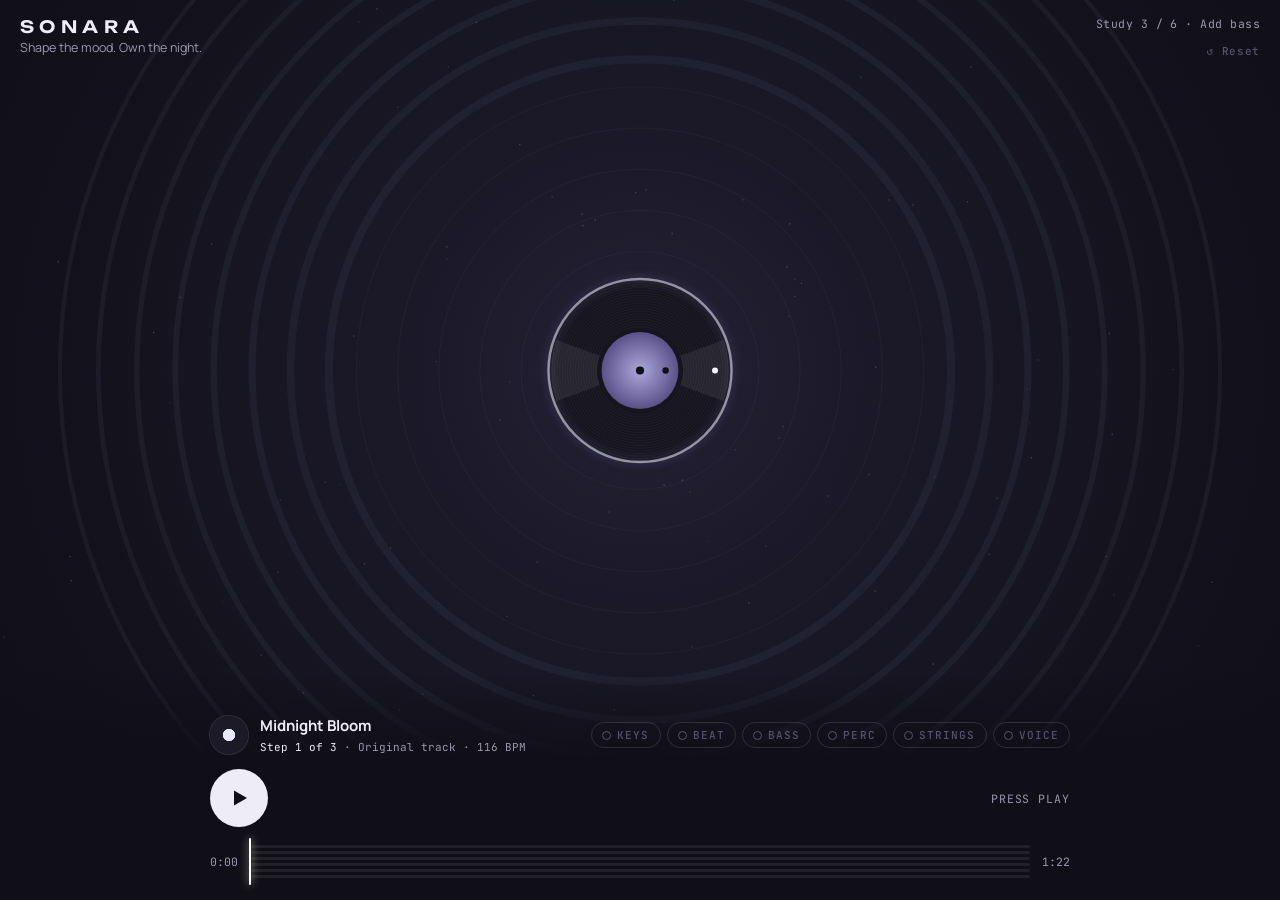
<file: studies/study-3-bass/index.html>
<!doctype html><html><head><meta charset=utf8><meta name=viewport content="width=device-width,initial-scale=1,viewport-fit=cover"><style>:root{color-scheme:light;box-sizing:border-box;padding-top:env(safe-area-inset-top,0px);padding-bottom:env(safe-area-inset-bottom,0px)}html{scroll-padding-top:env(safe-area-inset-top,0px)}body{margin:0;padding:0;font:14px -apple-system,BlinkMacSystemFont,sans-serif;background:#fff;color:#000}img{max-width:100%}[hidden]:not([hidden=until-found i]){display:none!important}</style></head><body>
<title>SONARA Study 3 Bass</title>
<link rel="preconnect" href="https://fonts.googleapis.com"><link rel="preconnect" href="https://fonts.gstatic.com" crossorigin>
<link rel="stylesheet" href="https://fonts.googleapis.com/css2?family=Manrope:wght@400;500;600;700&family=Unbounded:wght@500;600&family=JetBrains+Mono:wght@400;500&display=swap">
<style>
/* Night room: a deep indigo-charcoal stage, the record in the middle, one control dock below. */
:root {
  --bg: #100f17; --panel: rgba(16,15,23,.92); --fg: #eeedf5; --dim: #9a98ad; --faint: #55536a; --line: rgba(255,255,255,.12);
  --beat: 127,219,230; --bass: 183,160,255; --voice: 242,196,109;
  --f-display: "Unbounded", "Manrope", ui-sans-serif, sans-serif;
  --f-body: "Manrope", ui-sans-serif, system-ui, -apple-system, sans-serif;
  --f-mono: "JetBrains Mono", ui-monospace, Menlo, monospace;
  color-scheme: dark;
}
[hidden] { display: none !important; }
html, body { height: 100%; background: var(--bg); color: var(--fg); margin: 0; }
body { font-family: var(--f-body); -webkit-font-smoothing: antialiased; overflow: hidden; }
#stage { position: fixed; inset: 0; width: 100%; height: 100%; display: block; }
.top { position: fixed; left: 0; right: 0; top: 0; padding: calc(env(safe-area-inset-top, 0px) + 16px) 20px 0; display: flex; justify-content: space-between; align-items: flex-start; gap: 12px; pointer-events: none; }
.brand b { display: block; font-family: var(--f-display); font-weight: 600; letter-spacing: .32em; font-size: 17px; }
.brand span { font-size: 12.5px; color: var(--dim); }
.study { font-family: var(--f-mono); font-size: 11.5px; color: var(--dim); text-align: right; letter-spacing: .04em; max-width: 50%; }

.dock { position: fixed; left: 0; right: 0; bottom: 0; padding: 40px 20px calc(env(safe-area-inset-bottom, 0px) + 18px); background: linear-gradient(to top, var(--bg) 62%, rgba(16,15,23,0)); display: flex; flex-direction: column; gap: 14px; }
.dock-in { width: 100%; max-width: 860px; margin: 0 auto; display: flex; flex-direction: column; gap: 14px; }
.row { display: flex; align-items: center; gap: 14px; }
.song { display: flex; align-items: center; gap: 12px; min-width: 0; flex: 1; }
.disc { width: 38px; height: 38px; border-radius: 50%; flex: none; background: radial-gradient(circle, #e9e6ff 0 22%, #1b1a26 24% 100%); box-shadow: 0 0 0 1px rgba(255,255,255,.14); }
.song-t { min-width: 0; }
.song-t b { display: block; font-size: 15px; white-space: nowrap; overflow: hidden; text-overflow: ellipsis; }
.song-t span { font-family: var(--f-mono); font-size: 11px; color: var(--dim); }
#step-n { color: var(--fg); }
.chips { display: flex; gap: 6px; flex-wrap: wrap; justify-content: flex-end; }
.chip { display: inline-flex; align-items: center; gap: 6px; padding: 5px 10px; border-radius: 999px; border: 1px solid var(--line); font: 500 11px var(--f-mono); letter-spacing: .1em; text-transform: uppercase; color: var(--faint); transition: color .4s, border-color .4s, background .4s; }
.chip::before { content: ""; width: 7px; height: 7px; border-radius: 50%; border: 1.5px solid currentColor; }
.chip[data-state="on"] { color: rgb(var(--c)); border-color: rgba(var(--c),.45); background: rgba(var(--c),.08); }
.chip[data-state="on"]::before { background: currentColor; }
.chip[data-state="queued"] { color: rgb(var(--c)); animation: blink .5s steps(2) infinite; }
@keyframes blink { 50% { opacity: .35; } }

#play { width: 58px; height: 58px; border-radius: 50%; border: 0; flex: none; background: var(--fg); color: var(--bg); display: grid; place-items: center; cursor: pointer; transition: transform .15s, box-shadow .3s; }
#play:hover:not(:disabled) { transform: scale(1.06); }
#play:disabled { opacity: .35; cursor: default; }
#play[data-state="idle"] { box-shadow: 0 0 0 0 rgba(255,255,255,.4); animation: ping 1.8s ease-out infinite; }
@keyframes ping { 0% { box-shadow: 0 0 0 0 rgba(233,230,255,.45); } 100% { box-shadow: 0 0 0 18px rgba(233,230,255,0); } }
#play svg { width: 24px; height: 24px; }
#play .i-pause, #play .i-again { display: none; }
#play[data-state="playing"] .i-play { display: none; } #play[data-state="playing"] .i-pause { display: block; }
#play[data-state="done"] .i-play { display: none; } #play[data-state="done"] .i-again { display: block; }

#actwrap { transition: opacity .35s ease, transform .35s cubic-bezier(.2,.8,.2,1); opacity: 0; transform: translateX(-10px); }
#actwrap[data-show="true"] { opacity: 1; transform: none; }
#act { --c: 255,255,255; --fill: 0; --pulse: 0; position: relative; overflow: hidden; height: 48px; padding: 0 22px; border-radius: 999px; border: 1.5px solid rgba(var(--c), calc(.4 + var(--pulse) * .6)); background: rgba(var(--c), calc(.1 + var(--pulse) * .14)); color: rgb(var(--c)); font: 700 15.5px var(--f-body); cursor: pointer; display: inline-flex; align-items: center; gap: 10px; box-shadow: 0 0 calc(var(--pulse) * 28px) rgba(var(--c), .35); white-space: nowrap; }
#act::before { content: ""; position: absolute; inset: 0; background: rgba(var(--c), .16); transform-origin: left; transform: scaleX(var(--fill)); }
#act > * { position: relative; }
#act[data-state="waiting"] { cursor: default; color: var(--dim); border-color: var(--line); background: transparent; box-shadow: none; font-weight: 600; }
#act[data-state="queued"] { cursor: default; background: rgba(var(--c), .3); color: #fff; }
#act[data-state="ready"]:hover { background: rgba(var(--c), .3); }
#act .plus { font-size: 20px; font-weight: 500; line-height: 0; }
#act[data-state="waiting"] .plus, #act[data-state="queued"] .plus { display: none; }
#hint { font-family: var(--f-mono); font-size: 11.5px; color: var(--dim); letter-spacing: .08em; text-transform: uppercase; margin-left: auto; text-align: right; }

.prog { display: flex; align-items: center; gap: 12px; font-family: var(--f-mono); font-size: 11.5px; color: var(--dim); font-variant-numeric: tabular-nums; }
.lanes { position: relative; flex: 1; display: flex; flex-direction: column; gap: 3px; padding-block: 4px; }
.lane { position: relative; height: 3px; border-radius: 2px; background: rgba(255,255,255,.07); }
.lane .fill { position: absolute; top: 0; bottom: 0; left: 0; width: 0; border-radius: 2px; background: rgb(var(--c)); box-shadow: 0 0 8px rgba(var(--c), .6); }
.lane .mark { position: absolute; top: -5px; width: 2px; height: 14px; margin-left: -1px; background: rgb(var(--c)); border-radius: 1px; box-shadow: 0 0 8px rgba(var(--c), .8); }
.lane .mark::after { content: attr(data-l); position: absolute; bottom: 4px; left: 8px; font-size: 10px; letter-spacing: .1em; text-transform: uppercase; color: rgb(var(--c)); white-space: nowrap; }
#head { position: absolute; top: -3px; bottom: -3px; width: 2px; margin-left: -1px; background: #fff; border-radius: 1px; box-shadow: 0 0 8px rgba(255,255,255,.8); }

#reset { position: fixed; right: 14px; top: calc(env(safe-area-inset-top, 0px) + 38px); background: none; border: 0; color: var(--faint); font: 500 11px var(--f-mono); letter-spacing: .06em; cursor: pointer; padding: 6px; }
#reset:hover { color: var(--dim); }
button:focus-visible { outline: 2px solid var(--fg); outline-offset: 3px; }
@media (max-width: 560px) {
  .chips .chip { padding: 4px 7px; font-size: 10px; }
  .song-t span + span { display: none; }
  .row:first-child { flex-wrap: wrap; }
  .chips { justify-content: flex-start; }
  #act { height: 46px; padding: 0 16px; font-size: 14.5px; }
  #hint { display: none; }
}
@media (prefers-reduced-motion: reduce) { #play[data-state="idle"] { animation: none; } .chip[data-state="queued"] { animation: none; } }
</style>
<canvas id="stage" aria-hidden="true"></canvas>
<header class="top">
  <div class="brand"><b>SONARA</b><span>Shape the mood. Own the night.</span></div>
  <span class="study" id="study"></span>
</header>
<button id="reset">↺ Reset</button>
<section class="dock" id="dock">
  <div class="dock-in">
    <div class="row">
      <div class="song"><span class="disc" aria-hidden="true"></span><span class="song-t"><b>Midnight Bloom</b><span id="step-n">Step 1</span><span> · Original track · 116 BPM</span></span></div>
      <div class="chips" id="chips" aria-label="Layers playing"></div>
    </div>
    <div class="row">
      <button id="play" aria-label="Play">
        <svg class="i-play" viewBox="0 0 24 24" aria-hidden="true"><path d="M7 4.5l13 7.5-13 7.5z" fill="currentColor"/></svg>
        <svg class="i-pause" viewBox="0 0 24 24" aria-hidden="true"><rect x="6" y="4.5" width="4" height="15" rx="1" fill="currentColor"/><rect x="14" y="4.5" width="4" height="15" rx="1" fill="currentColor"/></svg>
        <svg class="i-again" viewBox="0 0 24 24" aria-hidden="true"><path d="M5 12a7 7 0 1 0 2.1-5M5 4v4h4" fill="none" stroke="currentColor" stroke-width="2.4" stroke-linecap="round" stroke-linejoin="round"/></svg>
      </button>
      <div id="actwrap" data-show="false"><button id="act" disabled><span class="plus">+</span><span id="act-label"></span></button></div>
      <p id="hint" aria-live="polite"></p>
    </div>
    <div class="prog" aria-label="Song progress">
      <span id="t-now">0:00</span>
      <div class="lanes" id="lanes"></div>
      <span id="t-end">0:00</span>
    </div>
  </div>
</section>
<script>window.SONARA_CONFIG = {"label": "Study 3 / 6 \u00b7 Add bass", "actions": ["beat", "bass"]};</script>
<script>/* SONARA · Week 4 — one fixed, original song ("Midnight Bloom") built from five stems:
   beat, bass, percussion, strings, voice. Everything is synthesized live with the Web Audio API.
   A new stem always enters on the next beat. */
(function () {
  const BPM = 116, BEAT = 60 / BPM, STEP = BEAT / 4, BAR = BEAT * 4;
  const SONG_BARS = 40, END_STEP = SONG_BARS * 16, DURATION = SONG_BARS * BAR;
  const mtof = (m) => 440 * Math.pow(2, (m - 69) / 12);
  const NAMES = ['keys', 'beat', 'bass', 'perc', 'strings', 'voice'];

  // Two 8-bar sections in D minor. Form: A A B A B, then a final chord.
  const SEC = {
    A: {
      ch: [[62, 65, 69], [58, 62, 65], [60, 65, 69], [60, 64, 67], [62, 65, 69], [58, 62, 65], [58, 62, 67], [61, 64, 69]],
      root: [38, 34, 41, 36, 38, 34, 31, 33],
      mel: [
        [[0, 69, 6], [6, 72, 2], [8, 69, 4], [12, 67, 4]], [[0, 65, 8], [10, 62, 2], [12, 65, 4]],
        [[0, 69, 6], [6, 72, 2], [8, 74, 4], [12, 72, 4]], [[0, 67, 12], [12, 64, 4]],
        [[0, 69, 6], [6, 72, 2], [8, 69, 4], [12, 67, 4]], [[0, 65, 6], [6, 67, 2], [8, 69, 8]],
        [[0, 70, 6], [6, 69, 2], [8, 67, 4], [12, 65, 4]], [[0, 64, 8], [8, 61, 4], [12, 64, 4]],
      ],
    },
    B: {
      ch: [[58, 62, 65], [60, 64, 67], [60, 64, 69], [62, 65, 69], [58, 62, 67], [60, 64, 67], [60, 65, 69], [61, 64, 69]],
      root: [34, 36, 33, 38, 31, 36, 41, 33],
      mel: [
        [[0, 70, 4], [4, 69, 4], [8, 65, 8]], [[0, 67, 6], [6, 69, 2], [8, 72, 8]],
        [[0, 72, 6], [6, 69, 2], [8, 64, 8]], [[0, 65, 4], [4, 69, 4], [8, 74, 8]],
        [[0, 74, 6], [6, 72, 2], [8, 70, 4], [12, 69, 4]], [[0, 67, 8], [8, 72, 8]],
        [[0, 69, 4], [4, 72, 4], [8, 77, 8]], [[0, 76, 8], [8, 73, 4], [12, 76, 4]],
      ],
    },
  };
  const FORM = ['A', 'A', 'B', 'A', 'B'];
  const VOWELS = { ah: [800, 1150, 2900], oh: [450, 800, 2830], oo: [350, 700, 2500], eh: [480, 1700, 2600] };
  const LYRIC = ['ah', 'oh', 'ah', 'oo', 'ah', 'eh', 'oh', 'ah'];

  class Song {
    constructor() {
      this.ctx = null; this.t0 = null; this.next = 0; this.timer = null;
      this.layers = NAMES.map((name) => ({ name, state: 'off', enterStep: Infinity, enterTime: Infinity }));
      this.events = []; this.evShift = 0; this.listeners = new Set(); this.prevLead = null; this.paused = false; this.finished = false;
    }
    on(f) { this.listeners.add(f); return () => this.listeners.delete(f); }
    emit() { this.listeners.forEach((f) => f()); }
    layer(n) { return this.layers[NAMES.indexOf(n)]; }
    get started() { return this.t0 != null; }
    now() { return this.ctx ? this.ctx.currentTime : 0; }
    beatPhase() { return this.started ? ((((this.now() - this.t0) / BEAT) % 1) + 1) % 1 : 0; }
    section() { if (!this.started) return 'A'; const bar = Math.floor((this.now() - this.t0) / BAR); return bar >= SONG_BARS ? 'End' : FORM[Math.floor(Math.max(0, bar) / 8)]; }

    init() {
      if (this.ctx) return;
      const c = (this.ctx = new (window.AudioContext || window.webkitAudioContext)());
      const nb = c.createBuffer(1, c.sampleRate * 2, c.sampleRate), nd = nb.getChannelData(0);
      for (let i = 0; i < nd.length; i++) nd[i] = Math.random() * 2 - 1;
      this.noise = nb;
      this.mix = c.createGain();
      this.wake = c.createBiquadFilter(); this.wake.type = 'lowpass'; this.wake.frequency.value = 20000; this.wake.Q.value = 0.7;
      this.glue = c.createDynamicsCompressor(); this.glue.threshold.value = -18; this.glue.ratio.value = 3; this.glue.attack.value = 0.01; this.glue.release.value = 0.15;
      this.master = c.createGain(); this.master.gain.value = 0.75;
      this.limiter = c.createDynamicsCompressor(); this.limiter.threshold.value = -6; this.limiter.ratio.value = 20; this.limiter.attack.value = 0.002; this.limiter.release.value = 0.15;
      this.out = c.createAnalyser(); this.out.fftSize = 512;
      this.mix.connect(this.wake); this.wake.connect(this.glue); this.glue.connect(this.master);
      this.master.connect(this.limiter); this.limiter.connect(this.out); this.out.connect(c.destination);
      const ir = c.createBuffer(2, c.sampleRate * 2.8, c.sampleRate);
      for (let ch = 0; ch < 2; ch++) { const d = ir.getChannelData(ch); for (let i = 0; i < d.length; i++) d[i] = (Math.random() * 2 - 1) * Math.pow(1 - i / d.length, 3); }
      this.rev = c.createConvolver(); this.rev.buffer = ir;
      const revOut = c.createGain(); revOut.gain.value = 0.5; this.rev.connect(revOut); revOut.connect(this.mix);
      this.del = c.createDelay(2); this.del.delayTime.value = STEP * 3;
      const fb = c.createGain(); fb.gain.value = 0.36; const dlp = c.createBiquadFilter(); dlp.frequency.value = 3000;
      this.del.connect(dlp); dlp.connect(fb); fb.connect(this.del);
      const delOut = c.createGain(); delOut.gain.value = 0.45; dlp.connect(delOut); delOut.connect(this.mix); delOut.connect(this.rev);
      this.bus = {}; this.an = {};
      const trim = { keys: 2.2, beat: 0.75, bass: 0.4, perc: 0.9, strings: 1.3, voice: 1.4 };
      NAMES.forEach((n) => {
        const g = c.createGain(); g.gain.value = trim[n];
        const a = c.createAnalyser(); a.fftSize = 512; a.smoothingTimeConstant = 0.7;
        const p = c.createStereoPanner(); p.pan.value = 0;
        g.connect(p); p.connect(this.mix); g.connect(a);
        this.bus[n] = g; this.an[n] = a;
      });
      const bank = (vowel, gains) => {
        const input = c.createGain(), fs = [];
        VOWELS[vowel].forEach((f, k) => {
          const bp = c.createBiquadFilter(); bp.type = 'bandpass'; bp.frequency.value = f; bp.Q.value = [5, 7, 9][k];
          const g = c.createGain(); g.gain.value = gains[k];
          input.connect(bp); bp.connect(g); g.connect(this.bus.voice);
          fs.push(bp);
        });
        return { input, fs };
      };
      this.choir = bank('ah', [2.2, 1.3, 0.6]);
      this.lead = bank('ah', [3.0, 1.9, 0.9]);
      const send = (node, rev, del) => {
        if (rev) { const g = c.createGain(); g.gain.value = rev; node.connect(g); g.connect(this.rev); }
        if (del) { const g = c.createGain(); g.gain.value = del; node.connect(g); g.connect(this.del); }
      };
      send(this.choir.input, 0.12, 0); send(this.lead.input, 0.1, 0.06);
      // strings section: one shared warm low-pass, a little room
      this.strIn = c.createGain();
      const sl = c.createBiquadFilter(); sl.type = 'lowpass'; sl.frequency.value = 2400; sl.Q.value = 0.5;
      this.strIn.connect(sl); sl.connect(this.bus.strings); send(sl, 0.35, 0);
      this.vib = c.createOscillator(); this.vib.frequency.value = 5.4; this.vib.start();
    }

    /* ---------- instruments ---------- */
    env(g, t, vol, a, d, hold = 0) {
      g.gain.setValueAtTime(0.0001, t); g.gain.linearRampToValueAtTime(vol, t + a);
      if (hold) { g.gain.setValueAtTime(vol, t + a + hold); g.gain.linearRampToValueAtTime(0.0001, t + a + hold + d); }
      else g.gain.exponentialRampToValueAtTime(0.0001, t + a + d);
    }
    osc(type, f, t, end, dest, detune = 0) {
      const o = this.ctx.createOscillator(); o.type = type; o.frequency.value = f; o.detune.value = detune;
      o.connect(dest); o.start(t); o.stop(end); return o;
    }
    noiseHit(t, dest, { type = 'highpass', f = 8000, q = 0.8, vol = 0.1, d = 0.05 }) {
      const c = this.ctx, s = c.createBufferSource(), fl = c.createBiquadFilter(), g = c.createGain();
      s.buffer = this.noise; fl.type = type; fl.frequency.value = f; fl.Q.value = q;
      g.gain.setValueAtTime(vol, t); g.gain.exponentialRampToValueAtTime(0.0005, t + d);
      s.connect(fl); fl.connect(g); g.connect(dest); s.start(t, Math.random()); s.stop(t + d + 0.03);
    }
    drum(t, f0, f1, d, vol, dest) {
      const c = this.ctx, o = c.createOscillator(), g = c.createGain();
      o.frequency.setValueAtTime(f0, t); o.frequency.exponentialRampToValueAtTime(f1, t + d * 0.6);
      g.gain.setValueAtTime(vol, t); g.gain.exponentialRampToValueAtTime(0.001, t + d);
      o.connect(g); g.connect(dest); o.start(t); o.stop(t + d + 0.05);
    }
    kick(t, vol) { this.drum(t, 155, 48, 0.42, vol, this.bus.beat); this.events.push({ k: 'kick', t, v: vol }); }
    snare(t) {
      const c = this.ctx, g = c.createGain();
      this.noiseHit(t, this.bus.beat, { type: 'bandpass', f: 1700, q: 0.9, vol: 0.22, d: 0.18 });
      this.osc('triangle', 190, t, t + 0.12, g); this.env(g, t, 0.16, 0.002, 0.1); g.connect(this.bus.beat);
      const s = c.createGain(); s.gain.value = 0.12; g.connect(s); s.connect(this.rev);
    }
    pluck(t, m, vol) {
      const c = this.ctx, g = c.createGain();
      this.osc('triangle', mtof(m), t, t + 0.6, g); this.osc('sine', mtof(m + 12), t, t + 0.6, g);
      this.env(g, t, vol, 0.003, 0.45); g.connect(this.bus.keys);
      const s = c.createGain(); s.gain.value = 0.5; g.connect(s); s.connect(this.del);
      this.events.push({ k: 'keys', t, m });
    }
    keyPad(t, notes, len) { // soft electric-piano chord under the arpeggio
      const c = this.ctx;
      notes.forEach((m) => { const g = c.createGain(); this.osc('sine', mtof(m), t, t + len + 0.8, g); this.osc('triangle', mtof(m), t, t + len + 0.8, g, 5); this.env(g, t, 0.022, 0.25, 0.6, Math.max(0.05, len - 0.25)); g.connect(this.bus.keys); });
    }
    bassNote(t, m, len) {
      const c = this.ctx, f = c.createBiquadFilter(), g = c.createGain(), sub = c.createGain();
      f.type = 'lowpass'; f.Q.value = 7; f.frequency.setValueAtTime(1900, t); f.frequency.exponentialRampToValueAtTime(240, t + 0.18);
      const end = t + len + 0.1;
      this.osc('sawtooth', mtof(m), t, end, f); this.osc('sawtooth', mtof(m), t, end, f, 9);
      f.connect(g); this.env(g, t, 0.16, 0.004, 0.08, Math.max(0.02, len - 0.05));
      this.osc('sine', mtof(m), t, end, sub); this.env(sub, t, 0.42, 0.006, 0.08, Math.max(0.02, len - 0.05));
      g.connect(this.bus.bass); sub.connect(this.bus.bass);
      this.events.push({ k: 'bass', t, m, len });
    }
    // percussion: hand drums, low toms, shaker and a wood click
    conga(t, high, vol) { this.drum(t, high ? 340 : 230, high ? 300 : 190, 0.22, vol, this.bus.perc); this.noiseHit(t, this.bus.perc, { type: 'bandpass', f: high ? 3200 : 2200, q: 2, vol: vol * 0.25, d: 0.02 }); this.events.push({ k: 'perc', t, s: 'conga', high }); }
    tom(t, f, vol) { this.drum(t, f, f * 0.62, 0.55, vol, this.bus.perc); const s = this.ctx.createGain(); s.gain.value = 0.2; this.bus.perc.connect(s); this.events.push({ k: 'perc', t, s: 'tom' }); }
    // strings: a legato section, a high descant and pizzicato
    section(t, notes, len) {
      const c = this.ctx;
      notes.forEach((m, i) => [-8, 8].forEach((dt) => {
        const g = c.createGain(), vg = c.createGain();
        const o = this.osc('sawtooth', mtof(m), t, t + len + 1, g, dt);
        vg.gain.value = 9; this.vib.connect(vg); vg.connect(o.detune);
        this.env(g, t, i === 0 ? 0.05 : 0.042, 0.35, 0.7, Math.max(0.05, len - 0.35));
        g.connect(this.strIn);
      }));
      this.events.push({ k: 'strings', t, big: true });
    }
    violin(t, m, len) {
      const c = this.ctx, g = c.createGain(), vg = c.createGain();
      const o = this.osc('sawtooth', mtof(m), t, t + len + 0.6, g);
      vg.gain.setValueAtTime(0, t); vg.gain.linearRampToValueAtTime(14, t + 0.3); this.vib.connect(vg); vg.connect(o.detune);
      this.env(g, t, 0.035, 0.12, 0.4, Math.max(0.05, len - 0.12));
      g.connect(this.strIn);
      this.events.push({ k: 'strings', t, m });
    }
    pizz(t, m) {
      const g = this.ctx.createGain(), f = this.ctx.createBiquadFilter(); f.type = 'lowpass'; f.frequency.value = 1800;
      this.osc('triangle', mtof(m), t, t + 0.4, f); this.osc('sawtooth', mtof(m), t, t + 0.4, f, 4);
      f.connect(g); this.env(g, t, 0.06, 0.002, 0.28); g.connect(this.bus.strings);
      this.events.push({ k: 'strings', t, pz: true });
    }
    choirChord(t, notes, len, vowel) {
      const c = this.ctx;
      VOWELS[vowel].forEach((fq, k) => this.choir.fs[k].frequency.setTargetAtTime(fq, t, 0.2));
      notes.forEach((m) => [-11, 11].forEach((dt) => {
        const g = c.createGain();
        this.osc('sawtooth', mtof(m), t, t + len + 0.8, g, dt);
        this.env(g, t, 0.05, 0.45, 0.6, Math.max(0.05, len - 0.45));
        g.connect(this.choir.input);
      }));
    }
    leadNote(t, m, len, vowel) {
      const c = this.ctx, g = c.createGain(), vg = c.createGain();
      VOWELS[vowel].forEach((fq, k) => this.lead.fs[k].frequency.setTargetAtTime(fq, t, 0.04));
      vg.gain.setValueAtTime(0, t); vg.gain.linearRampToValueAtTime(22, t + Math.min(0.4, len));
      this.vib.connect(vg);
      const from = this.prevLead && t - this.prevLead.end < 0.15 ? this.prevLead.m : m;
      [0, 7].forEach((dt) => {
        const o = c.createOscillator(); o.type = 'sawtooth'; o.detune.value = dt;
        o.frequency.setValueAtTime(mtof(from), t); o.frequency.exponentialRampToValueAtTime(mtof(m), t + 0.07);
        vg.connect(o.detune); o.connect(g); o.start(t); o.stop(t + len + 0.4);
      });
      g.gain.setValueAtTime(0.0001, t); g.gain.linearRampToValueAtTime(0.085, t + 0.05);
      g.gain.setValueAtTime(0.085, t + len * 0.8); g.gain.linearRampToValueAtTime(0.0001, t + len + 0.25);
      g.connect(this.lead.input);
      this.prevLead = { m, end: t + len };
      this.events.push({ k: 'voice', t, m, len });
    }

    /* ---------- the score, one 16th step at a time ---------- */
    playStep(n, t) {
      if (n > END_STEP) return;
      const live = (name) => { const L = this.layer(name); return L.state !== 'off' && n >= L.enterStep; };
      const enters = (name) => this.layer(name).enterStep === n;
      if (n === END_STEP) { // final downbeat: one last hit and a ringing Dm chord
        if (live('keys')) { this.pluck(t, 74, 0.08); this.keyPad(t, [62, 65, 69], 2.2); }
        if (live('beat')) { this.kick(t, 1); this.noiseHit(t, this.rev, { f: 5000, vol: 0.12, d: 2.2 }); }
        if (live('bass')) this.bassNote(t, 38, 1.6);
        if (live('perc')) { this.tom(t, 110, 0.5); this.tom(t + 0.02, 75, 0.5); }
        if (live('strings')) { this.section(t, [50, 62, 65, 69], 2.4); this.violin(t, 81, 2.2); }
        if (live('voice')) { this.choirChord(t, [62, 65, 69], 2.2, 'ah'); this.leadNote(t, 74, 1.6, 'ah'); }
        this.events.push({ k: 'end', t });
        return;
      }
      const bar = n >> 4, i = n & 15, secName = FORM[bar >> 3], S = SEC[secName], b = bar % 8;
      const ch = S.ch[b], r = S.root[b], isB = secName === 'B';
      if (live('keys')) {
        const arp = [[0, 0], [3, 1], [6, 2], [8, 1], [11, 2], [14, 0]].find(([st]) => st === i);
        if (arp) this.pluck(t, ch[arp[1]] + 12, i === 0 ? 0.085 : 0.06);
        if (i === 0 || enters('keys')) this.keyPad(t, ch, (16 - i) * STEP);
      }
      if (live('beat')) {
        if (i % 4 === 0) this.kick(t, i === 0 || i === 8 ? 0.95 : 0.6);
        if (i === 4 || i === 12) this.snare(t);
        this.noiseHit(t, this.bus.beat, { f: 9000, vol: [0.05, 0.016, 0.03, 0.016][i % 4], d: 0.03 });
        if (i % 4 === 2) this.noiseHit(t, this.bus.beat, { f: 7000, vol: isB ? 0.055 : 0.04, d: 0.16 });
        if (b === 7 && i >= 12) this.noiseHit(t, this.bus.beat, { type: 'bandpass', f: 2400 + (i - 12) * 600, q: 2, vol: 0.06, d: 0.07 });
      }
      if (live('bass')) {
        const pat = isB ? [[0, 0, 2], [2, 0, 1], [4, 12, 1], [6, 0, 2], [8, 0, 2], [10, 7, 1], [12, 12, 1], [14, 10, 2]]
          : [[0, 0, 3], [3, 0, 1], [6, 12, 1], [8, 0, 2], [11, 7, 1], [14, 12, 2]];
        const hit = pat.find(([st]) => st === i);
        if (hit) this.bassNote(t, r + hit[1], hit[2] * STEP * 0.95);
      }
      if (live('perc')) {
        if (i === 0 || i === 11) this.tom(t, i === 0 ? 92 : 120, 0.55);
        if ([3, 6, 10, 13, 14].includes(i)) this.conga(t, i === 6 || i === 14, i === 6 ? 0.32 : 0.24);
        if (i === 3 || i === 10) this.noiseHit(t, this.bus.perc, { type: 'bandpass', f: 2600, q: 6, vol: 0.12, d: 0.03 });
        this.noiseHit(t, this.bus.perc, { f: 6000, vol: i % 2 ? 0.03 : 0.018, d: 0.05 });
        if (b === 7 && i >= 8 && i % 2 === 0) this.tom(t, 210 - (i - 8) * 18, 0.5);
      }
      if (live('strings')) {
        if (i === 0 || enters('strings')) this.section(t, [ch[0] - 12, ...ch], (16 - i) * STEP);
        if (i === 0 || i === 8) this.violin(t, ch[i === 0 ? 2 : 1] + 12, BEAT * 1.9);
        if ([2, 6, 10, 14].includes(i)) this.pizz(t, ch[(i >> 2) % 3]);
      }
      if (live('voice')) {
        if (i === 0 || enters('voice')) this.choirChord(t, ch, (16 - i) * STEP, b % 2 ? 'oh' : 'ah');
        S.mel[b].forEach(([st, m, len]) => { if (st === i) this.leadNote(t, m, len * STEP, LYRIC[(b + st) % 8]); });
      }
    }
    tick() {
      const now = this.ctx.currentTime;
      while (this.t0 + this.next * STEP < now + 0.12) {
        const t = this.t0 + this.next * STEP;
        if (t >= now - 0.03) this.playStep(this.next, t);
        this.next++;
      }
      let changed = false;
      this.layers.forEach((L) => { if (L.state === 'queued' && now >= L.enterTime) { L.state = 'on'; changed = true; this.events.push({ k: 'enter', t: L.enterTime, name: L.name }); } });
      if (this.events.length > 500) { const cut = this.events.findIndex((e) => e.t > now - 3); if (cut > 0) { this.events.splice(0, cut); this.evShift += cut; } }
      if (!this.finished && now > this.t0 + DURATION + 2.6) { this.finished = true; clearInterval(this.timer); changed = true; }
      if (changed) this.emit();
    }

    /* ---------- public actions ---------- */
    async start(preLayers = ['keys'], { wake = true } = {}) {
      this.init();
      if (this.ctx.state !== 'running') { try { await this.ctx.resume(); } catch (e) { /* ignore */ } }
      if (this.started) return;
      const now = this.ctx.currentTime;
      this.t0 = now + 0.08; this.next = 0;
      preLayers.forEach((n) => Object.assign(this.layer(n), { state: 'on', enterStep: 0, enterTime: this.t0 }));
      if (wake) {
        this.wake.frequency.setValueAtTime(280, this.t0);
        this.wake.frequency.exponentialRampToValueAtTime(20000, this.t0 + BEAT * 3);
      }
      this.timer = setInterval(() => this.tick(), 25);
      this.tick();
      this.emit();
    }
    queue(name) {
      const L = this.layer(name);
      if (!this.started || L.state !== 'off' || this.paused || this.finished) return null;
      const now = this.ctx.currentTime;
      const step = Math.ceil((now + 0.28 - this.t0) / BEAT) * 4;
      if (step >= END_STEP) return null;
      L.enterStep = step; L.enterTime = this.t0 + step * STEP; L.state = 'queued';
      this.riser(now + 0.02, L.enterTime, name);
      this.emit();
      return L.enterTime;
    }
    riser(t, end, name) {
      const c = this.ctx, s = c.createBufferSource(), f = c.createBiquadFilter(), g = c.createGain();
      const lo = { beat: 400, bass: 300, perc: 600, strings: 500, voice: 900 }[name] || 600;
      s.buffer = this.noise; s.loop = true; f.type = 'bandpass'; f.Q.value = 2.5;
      f.frequency.setValueAtTime(lo, t); f.frequency.exponentialRampToValueAtTime(lo * 9, end);
      g.gain.setValueAtTime(0.0001, t); g.gain.linearRampToValueAtTime(0.12, end - 0.02); g.gain.linearRampToValueAtTime(0.0001, end + 0.01);
      s.connect(f); f.connect(g); g.connect(this.mix); s.start(t); s.stop(end + 0.05);
      if (name === 'beat') this.noiseHit(end, this.rev, { f: 4000, vol: 0.12, d: 1.4 });
      if (name === 'bass') this.drum(end, 90, 36, 0.8, 0.5, this.bus.bass);
      if (name === 'perc') { this.drum(end, 140, 70, 0.6, 0.5, this.bus.perc); this.noiseHit(end, this.rev, { f: 3000, vol: 0.1, d: 1.2 }); }
      if (name === 'strings') this.noiseHit(end, this.rev, { type: 'bandpass', f: 1200, q: 0.6, vol: 0.06, d: 1.4 });
      if (name === 'voice') this.noiseHit(end, this.rev, { f: 5000, vol: 0.06, d: 1.6 });
    }
    progress() { return this.started ? Math.max(0, Math.min(1, (this.now() - this.t0) / DURATION)) : 0; }
    elapsed() { return this.started ? Math.max(0, Math.min(DURATION, this.now() - this.t0)) : 0; }
    async pause() { if (!this.ctx || this.paused || this.finished) return; this.paused = true; this.emit(); try { await this.ctx.suspend(); } catch (e) { /* ignore */ } }
    async resume() { if (!this.ctx || !this.paused) return; try { await this.ctx.resume(); } catch (e) { /* ignore */ } this.paused = false; this.emit(); }
    async dispose() {
      clearInterval(this.timer);
      if (this.ctx) { try { this.master.gain.setTargetAtTime(0, this.ctx.currentTime, 0.05); await new Promise((r) => setTimeout(r, 200)); await this.ctx.close(); } catch (e) { /* ignore */ } }
      this.listeners.clear();
    }
  }
  window.SonaraSong = { Song, BPM, BEAT, BAR, STEP, NAMES, DURATION, SONG_BARS };
})();
</script>
<script>/* SONARA · Week 4 — one fixed song, one action at a time.
   Play → Add bass → Add percussion → Add strings → Add voice.
   Each layer has its own colour and its own shapes, and each reads its own audio.
   window.SONARA_CONFIG = { label, pre: [layers that come in with Play], actions: [layers the user adds], cooldown } */
(function () {
  const { Song, BEAT, DURATION, NAMES } = window.SonaraSong;
  const CFG = Object.assign({ label: '', actions: NAMES.slice(1), cooldown: 2.5 }, window.SONARA_CONFIG || {});
  const COL = { keys: [222, 228, 255], beat: [110, 215, 235], bass: [178, 152, 255], perc: [255, 128, 110], strings: [130, 235, 170], voice: [245, 200, 105] };
  const LABEL = { keys: 'Keys', beat: 'Beat', bass: 'Bass', perc: 'Percussion', strings: 'Strings', voice: 'Voice' };
  const SHORT = { keys: 'Keys', beat: 'Beat', bass: 'Bass', perc: 'Perc', strings: 'Strings', voice: 'Voice' };
  const QUEUED = { beat: 'Beat drops…', bass: 'Dropping…', perc: 'Drums incoming…', strings: 'Strings rising…', voice: 'Here it comes…' };
  const $ = (id) => document.getElementById(id);
  const rgba = (c, a) => `rgba(${c[0]},${c[1]},${c[2]},${Math.max(0, Math.min(1, a))})`;
  const mixC = (a, b, t) => a.map((v, i) => Math.round(v + (b[i] - v) * t));
  const fmt = (s) => `${Math.floor(s / 60)}:${String(Math.floor(s % 60)).padStart(2, '0')}`;
  const reduced = window.matchMedia && window.matchMedia('(prefers-reduced-motion: reduce)').matches;
  const startLayers = ['keys']; // Play only ever starts the soft keys intro; every other layer is added by hand

  // build chips and progress lanes
  $('chips').innerHTML = NAMES.map((n) => `<span class="chip" id="chip-${n}" style="--c:${COL[n].join(',')}">${SHORT[n]}</span>`).join('');
  $('lanes').innerHTML = NAMES.map((n) => `<div class="lane" id="lane-${n}" style="--c:${COL[n].join(',')}"><span class="fill"></span><span class="mark" data-l="${SHORT[n]} ready" hidden></span></div>`).join('') + '<span id="head"></span>';

  let song, step, unlockAt;

  /* ======================= the record ======================= */
  const cv = $('stage'), g = cv.getContext('2d');
  let W = 0, H = 0, dpr = 1, cx = 0, cy = 0, Rp = 0;
  function resize() {
    dpr = Math.min(2, window.devicePixelRatio || 1);
    W = cv.clientWidth; H = cv.clientHeight; cv.width = W * dpr; cv.height = H * dpr;
    const dock = $('dock').getBoundingClientRect().height || 200, top = 64;
    cx = W / 2; cy = top + (H - dock - top) / 2;
    Rp = Math.max(30, Math.min(W * 0.14, (H - dock - top) / 2 / 3.35, (W / 2 - 8) / 3.35));
  }
  window.addEventListener('resize', resize);

  const fbuf = new Uint8Array(256), tbuf = new Uint8Array(512);
  const lv = {}, show = {}; NAMES.forEach((n) => { lv[n] = 0; show[n] = 0; });
  const spec = new Float32Array(72), cells = new Float32Array(16), notes = [];
  let spin = 0, angle = 0, orbit = 0, sq = 0, rib = 0, last = performance.now() / 1000, evAbs = 0;
  let glowCol = [150, 140, 220], squarePunch = 0, stringSwell = 0, flash = 0;
  const ripples = [], parts = [], boxes = [];
  const stars = Array.from({ length: 180 }, () => ({ a: Math.random() * 6.283, r: 0.15 + Math.random() * 1.25, s: 0.2 + Math.random(), p: Math.random() * 6 }));

  function level(name) {
    if (!song || !song.ctx || song.paused) return 0;
    song.an[name].getByteFrequencyData(fbuf);
    let s = 0; const n = name === 'bass' ? 24 : 120;
    for (let i = 1; i < n; i++) s += fbuf[i];
    return Math.min(1, (s / (n - 1) / 255) * (name === 'bass' ? 1.5 : 2.6));
  }
  function rect(x, y, w, h, rot) { g.save(); g.translate(x, y); g.rotate(rot); g.strokeRect(-w / 2, -h / 2, w, h); g.restore(); }
  function poly(x, y, r, sides, rot) {
    g.beginPath();
    for (let v = 0; v <= sides; v++) { const th = rot + (v / sides) * Math.PI * 2; const X = x + Math.cos(th) * r, Y = y + Math.sin(th) * r; v ? g.lineTo(X, Y) : g.moveTo(X, Y); }
    g.stroke();
  }
  function burst(x, y, c, n, spd) {
    for (let j = 0; j < (reduced ? Math.ceil(n / 4) : n) && parts.length < 700; j++) {
      const a = Math.random() * 6.283, sp = Rp * (0.3 + Math.random() * 1.1) * spd;
      parts.push({ x, y, vx: Math.cos(a) * sp, vy: Math.sin(a) * sp, age: 0, life: 0.9 + Math.random() * 1.3, c });
    }
  }

  function frame() {
    const tnow = performance.now() / 1000, dt = Math.min(0.05, tnow - last); last = tnow;
    const running = !!(song && song.started && !song.paused && !song.finished);
    const now = song ? song.now() : 0;
    NAMES.forEach((n) => {
      lv[n] = lv[n] * 0.5 + level(n) * 0.5;
      const on = song && song.layer(n).state === 'on' && !song.finished;
      show[n] += ((on ? 1 : 0) - show[n]) * Math.min(1, dt * (on ? 2.2 : 1.2));
    });
    // score events → visual hits, exactly in time with the sound
    if (song) {
      const ev = song.events; let i = Math.max(0, evAbs - song.evShift);
      while (i < ev.length && ev[i].t <= now) {
        const e = ev[i++];
        if (now - e.t > 0.25) continue;
        if (e.k === 'kick') ripples.push({ r0: 1.03, r1: 1.75, w: 2.4 * e.v, born: tnow, life: 0.7, a: 0.6 * e.v, c: COL.beat });
        if (e.k === 'keys') notes.push({ born: tnow, a: ((e.m % 12) / 12) * 6.283 - Math.PI / 2, life: 1.4 });
        if (e.k === 'bass') { squarePunch = 1; ripples.push({ r0: 1.8, r1: 2.6, w: 6, born: tnow, life: 1, a: 0.3, c: COL.bass }); }
        if (e.k === 'perc') {
          const cell = Math.floor((((now - song.t0) / (BEAT / 4)) % 16 + 16) % 16); cells[cell] = 1;
          if (e.s === 'tom') boxes.push({ born: tnow, rot: Math.random() * 6.283, life: 1.1 });
        }
        if (e.k === 'strings') stringSwell = Math.min(1, stringSwell + (e.big ? 0.8 : e.pz ? 0.15 : 0.4));
        if (e.k === 'enter') { flash = 1; ripples.push({ r0: 1, r1: 4.2, w: 14, born: tnow, life: 1.5, a: 0.9, c: COL[e.name] }); burst(cx, cy, COL[e.name], 70, 1.7); }
        if (e.k === 'voice') {
          const k = Math.floor(Math.random() * 6), ang = -orbit + (k / 6) * Math.PI * 2;
          burst(cx + Math.cos(ang) * Rp * 2.95, cy + Math.sin(ang) * Rp * 2.95, COL.voice, 14, 1);
        }
        if (e.k === 'end') { flash = 1; ripples.push({ r0: 1, r1: 4.6, w: 16, born: tnow, life: 2.4, a: 0.8, c: [235, 235, 245] }); }
      }
      evAbs = i + song.evShift;
    }
    squarePunch *= Math.pow(0.02, dt); flash *= Math.pow(0.08, dt); stringSwell *= Math.pow(0.35, dt);
    for (let c = 0; c < 16; c++) cells[c] *= Math.pow(0.05, dt);
    let total = 0; NAMES.forEach((n) => { total += lv[n] * show[n]; }); total = Math.min(1, total * 0.55);
    spin += ((running ? 1 : 0) - spin) * Math.min(1, dt * 1.6);
    const k = reduced ? 0.3 : 1;
    angle += spin * dt * 3.49 * k;
    orbit += spin * dt * (0.14 + 0.3 * lv.voice) * k;
    sq += spin * dt * (0.25 + 0.4 * lv.bass) * k;
    rib += spin * dt * (0.2 + 0.3 * lv.strings) * k;
    // the room colour follows whatever is playing
    let target = [72, 66, 114], wsum = 0.6;
    NAMES.forEach((n) => { const w = show[n] * (0.5 + lv[n]); target = target.map((v, i) => v + COL[n][i] * w); wsum += w; });
    target = target.map((v) => v / wsum);
    glowCol = mixC(glowCol, target, Math.min(1, dt * 2));

    g.setTransform(dpr, 0, 0, dpr, 0, 0);
    g.globalCompositeOperation = 'source-over';
    g.fillStyle = '#100f17'; g.fillRect(0, 0, W, H);
    const halo = g.createRadialGradient(cx, cy, Rp * 0.3, cx, cy, Math.max(W, H) * 0.7);
    halo.addColorStop(0, rgba(glowCol, 0.16 + total * 0.16 + flash * 0.22));
    halo.addColorStop(0.5, rgba(mixC(glowCol, [30, 26, 50], 0.6), 0.1));
    halo.addColorStop(1, 'rgba(16,15,23,0)');
    g.fillStyle = halo; g.fillRect(0, 0, W, H);
    for (const s of stars) {
      const a = s.a + angle * 0.01 * s.s, r = s.r * Math.max(W, H) * 0.6;
      g.fillStyle = `rgba(215,215,235,${0.1 + 0.14 * Math.abs(Math.sin(tnow * s.s + s.p)) + total * 0.25})`;
      g.fillRect(cx + Math.cos(a) * r, cy + Math.sin(a) * r, 1.3, 1.3);
    }
    for (let b = 0; b < 8; b++) {
      const r = Rp * (3.4 + b * 0.42) * (1 + (b % 2 ? 1 : -1) * lv.bass * 0.02 * show.bass);
      g.lineWidth = Rp * (0.09 - b * 0.006); g.strokeStyle = `rgba(140,150,190,${0.07 + total * 0.05})`;
      g.beginPath(); g.arc(cx, cy, r, 0, 6.283); g.stroke();
    }
    for (let b = 0; b < 5; b++) { g.strokeStyle = 'rgba(200,200,230,0.045)'; g.lineWidth = 1; g.beginPath(); g.arc(cx, cy, Rp * (1.3 + b * 0.45), 0, 6.283); g.stroke(); }

    g.globalCompositeOperation = 'lighter';
    // 1 · KEYS — each arpeggio note lights a point on a ring, placed by its pitch
    if (show.keys > 0.01) {
      g.strokeStyle = rgba(COL.keys, 0.12 + lv.keys * 0.3 * show.keys); g.lineWidth = 1;
      g.beginPath(); g.arc(cx, cy, Rp * 1.22, 0, 6.283); g.stroke();
      for (let q = notes.length - 1; q >= 0; q--) {
        const n = notes[q], f = (tnow - n.born) / n.life;
        if (f >= 1) { notes.splice(q, 1); continue; }
        const a = n.a + angle * 0.02, r = Rp * (1.22 + f * 0.35);
        g.fillStyle = rgba(COL.keys, (1 - f) * 0.9 * show.keys);
        g.beginPath(); g.arc(cx + Math.cos(a) * r, cy + Math.sin(a) * r, 2.5 + (1 - f) * 3, 0, 6.283); g.fill();
        g.strokeStyle = rgba(COL.keys, (1 - f) * 0.4 * show.keys); g.lineWidth = 1.2;
        g.beginPath(); g.arc(cx, cy, Rp * 1.22, a - 0.25 * (1 - f), a + 0.25 * (1 - f)); g.stroke();
      }
    }
    // 2 · BEAT — cyan spectrum around the record, kick pulses
    if (show.beat > 0.01 && running) {
      song.an.beat.getByteFrequencyData(fbuf);
      for (let i = 0; i < 72; i++) spec[i] = spec[i] * 0.5 + (fbuf[Math.floor(Math.pow(i / 72, 1.6) * 150) + 2] / 255) * 0.5;
    }
    if (show.beat > 0.01) {
      g.lineCap = 'round';
      for (let q = 0; q < 144; q++) {
        const i = q < 72 ? q : 143 - q, a = (q / 144) * 6.283 - Math.PI / 2 + angle * 0.05, len = (3 + spec[i] * Rp * 0.38) * show.beat;
        g.strokeStyle = rgba(COL.beat, (0.25 + spec[i] * 0.75) * show.beat); g.lineWidth = 1.7;
        g.beginPath(); g.moveTo(cx + Math.cos(a) * Rp * 1.06, cy + Math.sin(a) * Rp * 1.06); g.lineTo(cx + Math.cos(a) * (Rp * 1.06 + len), cy + Math.sin(a) * (Rp * 1.06 + len)); g.stroke();
      }
    }
    // 3 · PERCUSSION — a 16-step ring of blocks that light on each hit; toms throw out spinning squares
    if (show.perc > 0.01) {
      for (let c = 0; c < 16; c++) {
        const a = (c / 16) * 6.283 - Math.PI / 2, r = Rp * 1.58, on = cells[c];
        const w = Rp * (0.16 + on * 0.1), h = Rp * (0.08 + on * 0.14);
        g.lineWidth = 1.6; g.strokeStyle = rgba(COL.perc, (0.4 + on * 0.6) * show.perc);
        rect(cx + Math.cos(a) * r, cy + Math.sin(a) * r, w, h, a + Math.PI / 2);
        if (on > 0.3) { g.fillStyle = rgba(COL.perc, on * 0.35 * show.perc); g.save(); g.translate(cx + Math.cos(a) * r, cy + Math.sin(a) * r); g.rotate(a + Math.PI / 2); g.fillRect(-w / 2, -h / 2, w, h); g.restore(); }
      }
      for (let q = boxes.length - 1; q >= 0; q--) {
        const bx = boxes[q], f = (tnow - bx.born) / bx.life;
        if (f >= 1) { boxes.splice(q, 1); continue; }
        const s = Rp * (1.4 + f * 2.2);
        for (let e = 0; e < 3; e++) { g.lineWidth = 2 * (1 - f); g.strokeStyle = rgba(COL.perc, (0.55 - e * 0.15) * (1 - f) * show.perc); rect(cx, cy, s * (1 - e * 0.05), s * (1 - e * 0.05), bx.rot + f * 1.2 + e * 0.06); }
      }
    }
    // 2 · BASS — lavender waveform rings and orbiting squares / rectangles that punch on every bass note
    if (show.bass > 0.01) {
      if (running) song.an.bass.getByteTimeDomainData(tbuf); else tbuf.fill(128);
      for (let j = 0; j < 3; j++) {
        const base = Rp * (1.85 + j * 0.13);
        g.beginPath();
        for (let p = 0; p <= 200; p++) {
          const th = (p / 200) * 6.283 + j * 0.7 - angle * 0.1 * (j % 2 ? -1 : 1);
          const v = (tbuf[(p * 2 + j * 37) % 512] - 128) / 128;
          const r = base + v * Rp * (0.2 + j * 0.05) * show.bass;
          p ? g.lineTo(cx + Math.cos(th) * r, cy + Math.sin(th) * r) : g.moveTo(cx + Math.cos(th) * r, cy + Math.sin(th) * r);
        }
        g.lineWidth = (1.2 + lv.bass * 3.2 - j * 0.3) * show.bass + 0.3;
        g.strokeStyle = rgba(COL.bass, (0.3 + lv.bass * 0.6) * show.bass); g.stroke();
      }
      for (let i = 0; i < 4; i++) {
        const ang = sq + (i / 4) * Math.PI * 2 + Math.PI / 4, rr = Rp * 2.25;
        const px = cx + Math.cos(ang) * rr, py = cy + Math.sin(ang) * rr;
        const s = Rp * (0.26 + squarePunch * 0.18 + lv.bass * 0.06) * show.bass, ratio = i % 2 ? 1.7 : 1;
        for (let e = 0; e < (reduced ? 2 : 8); e++) {
          g.lineWidth = 1.5; g.strokeStyle = rgba(COL.bass, (0.75 - e * 0.085) * show.bass * (0.55 + lv.bass));
          rect(px, py, s * ratio * (1 + e * 0.08), s * (1 + e * 0.08), -sq * 1.6 + e * (0.07 + squarePunch * 0.1) + i);
        }
      }
    }
    // 4 · STRINGS — mint ribbons that swell with each bow stroke
    if (show.strings > 0.01) {
      for (let j = 0; j < 4; j++) {
        const base = Rp * (2.55 + j * 0.07), lobes = 5 + j * 2;
        g.beginPath();
        for (let p = 0; p <= 260; p++) {
          const th = (p / 260) * 6.283;
          const r = base + Rp * (0.05 + lv.strings * 0.16 + stringSwell * 0.1) * show.strings * Math.sin(lobes * th + rib * (j % 2 ? -2 : 2) + j);
          p ? g.lineTo(cx + Math.cos(th) * r, cy + Math.sin(th) * r) : g.moveTo(cx + Math.cos(th) * r, cy + Math.sin(th) * r);
        }
        g.closePath(); g.lineWidth = 1 + lv.strings * 1.5;
        g.strokeStyle = rgba(COL.strings, (0.2 + lv.strings * 0.5 + stringSwell * 0.2) * show.strings); g.stroke();
      }
    }
    // 5 · VOICE — gold polygons and rectangles with echo trails, a web between them, sparks on each sung note
    if (show.voice > 0.01) {
      const centers = [];
      for (let i = 0; i < 6; i++) {
        const ang = -orbit + (i / 6) * Math.PI * 2, rr = Rp * (2.95 + 0.08 * Math.sin(tnow * 0.8 + i));
        const px = cx + Math.cos(ang) * rr, py = cy + Math.sin(ang) * rr; centers.push([px, py]);
        const size = Rp * (0.15 + lv.voice * 0.28) * show.voice;
        for (let e = 0; e < (reduced ? 2 : 8); e++) {
          g.lineWidth = 1.2; g.strokeStyle = rgba(COL.voice, (0.6 - e * 0.065) * show.voice * (0.45 + lv.voice));
          const rot = orbit * (1.4 + i * 0.2) + e * (0.09 + lv.voice * 0.12);
          if (i % 3 === 2) rect(px, py, size * 1.7 * (1 + e * 0.06), size * 1.1 * (1 + e * 0.06), rot);
          else poly(px, py, size * (1 + e * 0.07), i % 3 === 0 ? 3 : 5, rot);
        }
      }
      g.lineWidth = 0.9; g.strokeStyle = rgba(COL.voice, show.voice * (0.08 + lv.voice * 0.35));
      g.beginPath(); centers.forEach(([x1, y1], i) => { const [x2, y2] = centers[(i + 2) % 6]; g.moveTo(x1, y1); g.lineTo(x2, y2); }); g.stroke();
    }
    for (let q = parts.length - 1; q >= 0; q--) {
      const p = parts[q]; p.age += dt;
      if (p.age > p.life) { parts.splice(q, 1); continue; }
      p.x += p.vx * dt; p.y += p.vy * dt; p.vx *= 0.98; p.vy *= 0.98;
      g.fillStyle = rgba(p.c, (1 - p.age / p.life) * 0.9); g.fillRect(p.x - 1.1, p.y - 1.1, 2.2, 2.2);
    }
    for (let q = ripples.length - 1; q >= 0; q--) {
      const r = ripples[q], f = (tnow - r.born) / r.life;
      if (f >= 1) { ripples.splice(q, 1); continue; }
      const e = 1 - Math.pow(1 - f, 3);
      g.strokeStyle = rgba(r.c, r.a * (1 - f)); g.lineWidth = r.w * (1 - f) + 0.5;
      g.beginPath(); g.arc(cx, cy, Rp * (r.r0 + (r.r1 - r.r0) * e), 0, 6.283); g.stroke();
    }

    // the platter
    g.globalCompositeOperation = 'source-over';
    const R = Rp * (1 + lv.bass * 0.035 * show.bass);
    g.fillStyle = '#16151e'; g.beginPath(); g.arc(cx, cy, R, 0, 6.283); g.fill();
    for (let r = R * 0.48; r < R * 0.97; r += 2.6) { g.strokeStyle = 'rgba(255,255,255,0.04)'; g.lineWidth = 1; g.beginPath(); g.arc(cx, cy, r, 0, 6.283); g.stroke(); }
    g.save(); g.translate(cx, cy); g.rotate(angle);
    g.strokeStyle = 'rgba(255,255,255,0.07)'; g.lineWidth = R * 0.5;
    g.beginPath(); g.arc(0, 0, R * 0.72, -0.35, 0.35); g.stroke();
    g.beginPath(); g.arc(0, 0, R * 0.72, Math.PI - 0.35, Math.PI + 0.35); g.stroke();
    const lab = g.createRadialGradient(0, 0, 0, 0, 0, R * 0.42);
    lab.addColorStop(0, rgba(mixC(glowCol, [255, 255, 255], 0.35), 1)); lab.addColorStop(1, rgba(mixC(glowCol, [40, 34, 60], 0.45), 1));
    g.fillStyle = lab; g.beginPath(); g.arc(0, 0, R * 0.42, 0, 6.283); g.fill();
    g.fillStyle = '#100f17'; g.beginPath(); g.arc(R * 0.28, 0, R * 0.035, 0, 6.283); g.fill();
    g.restore();
    g.fillStyle = '#100f17'; g.beginPath(); g.arc(cx, cy, R * 0.045, 0, 6.283); g.fill();
    g.strokeStyle = `rgba(240,240,250,${0.55 + lv.beat * 0.45})`; g.lineWidth = 2.5 + lv.beat * 2;
    g.shadowColor = rgba(glowCol, 0.9); g.shadowBlur = 10 + total * 26;
    g.beginPath(); g.arc(cx, cy, R, 0, 6.283); g.stroke(); g.shadowBlur = 0;
    g.fillStyle = '#f4f4f8'; g.beginPath(); g.arc(cx + Math.cos(angle) * R * 0.82, cy + Math.sin(angle) * R * 0.82, 3, 0, 6.283); g.fill();

    ui();
    requestAnimationFrame(frame);
  }

  /* ======================= one thing at a time ======================= */
  const current = () => CFG.actions[step];
  const allOn = () => song && NAMES.every((n) => song.layer(n).state === 'on');
  function ui() {
    const started = !!(song && song.started), name = current();
    const pb = $('play');
    pb.dataset.state = !started ? 'idle' : song.finished ? 'done' : song.paused ? 'paused' : 'playing';
    pb.setAttribute('aria-label', !started || song.paused ? 'Play' : song.finished ? 'Play again' : 'Pause');
    NAMES.forEach((n) => { $('chip-' + n).dataset.state = song && !song.finished ? song.layer(n).state : 'off'; });
    const p = started ? song.progress() : 0;
    $('t-now').textContent = fmt(started ? song.elapsed() : 0);
    $('head').style.left = p * 100 + '%';
    NAMES.forEach((n) => {
      const L = song && song.layer(n), lane = $('lane-' + n);
      const from = L && L.state !== 'off' && started ? Math.max(0, (L.enterTime - song.t0) / DURATION) : null;
      const fill = lane.querySelector('.fill');
      if (from != null && p > from) { fill.style.left = from * 100 + '%'; fill.style.width = (p - from) * 100 + '%'; } else fill.style.width = '0';
      const mk = lane.querySelector('.mark');
      const showMark = started && name === n && L.state === 'off' && isFinite(unlockAt) && !song.finished;
      mk.hidden = !showMark;
      if (showMark) mk.style.left = Math.min(1, (unlockAt - song.t0) / DURATION) * 100 + '%';
    });
    $('step-n').textContent = started ? `Step ${Math.min(step + 2, CFG.actions.length + 1)} of ${CFG.actions.length + 1}` : `Step 1 of ${CFG.actions.length + 1}`;
    const wrap = $('actwrap'), btn = $('act'), hint = $('hint');
    if (!started) { wrap.dataset.show = 'false'; hint.textContent = 'Press play'; return; }
    if (song.finished) { wrap.dataset.show = 'false'; hint.textContent = 'That’s the track · play again'; return; }
    if (!name) { wrap.dataset.show = 'false'; hint.textContent = song.paused ? 'Paused' : allOn() ? 'Full track · enjoy' : 'Playing'; return; }
    const L = song.layer(name), now = song.now();
    wrap.dataset.show = 'true';
    btn.style.setProperty('--c', COL[name].join(','));
    if (L.state === 'off') {
      const ready = now >= unlockAt, left = Math.max(0, unlockAt - now);
      btn.disabled = !ready || song.paused; btn.dataset.state = ready ? 'ready' : 'waiting';
      btn.style.setProperty('--fill', ready ? '1' : String(Math.min(1, 1 - left / CFG.cooldown)));
      btn.style.setProperty('--pulse', ready ? String(1 - song.beatPhase()) : '0');
      $('act-label').textContent = ready ? `Add ${LABEL[name].toLowerCase()}` : `${LABEL[name]} in ${Math.ceil(left)}`;
      hint.textContent = song.paused ? 'Paused' : '';
    } else if (L.state === 'queued') {
      btn.disabled = true; btn.dataset.state = 'queued';
      $('act-label').textContent = QUEUED[name];
      hint.textContent = '';
    }
  }
  function advance() { step++; unlockAt = song.now() + CFG.cooldown; }

  async function onPlay() {
    if (!song.started) { await song.start(startLayers, { wake: true }); unlockAt = song.now() + CFG.cooldown; return; }
    if (song.finished) { await reset(); onPlay(); return; }
    if (song.paused) { await song.resume(); unlockAt = Math.max(unlockAt, song.now() + 0.5); } else song.pause();
  }
  function onAct() {
    const name = current();
    if (!name || song.now() < unlockAt) return;
    if (song.queue(name)) {
      const off = song.on(() => { if (song.layer(name).state === 'on') { off(); advance(); } });
    }
  }
  async function reset() { const old = song; song = null; if (old) await old.dispose(); boot(); }
  function boot() { song = new Song(); step = 0; unlockAt = Infinity; evAbs = 0; ripples.length = 0; parts.length = 0; boxes.length = 0; notes.length = 0; }

  $('play').addEventListener('click', onPlay);
  $('act').addEventListener('click', onAct);
  $('reset').addEventListener('click', reset);
  $('study').textContent = CFG.label;
  $('t-end').textContent = fmt(DURATION);
  boot(); resize(); requestAnimationFrame(frame);
  window.__sonara = () => song;
})();
</script>

</body></html>
</file>
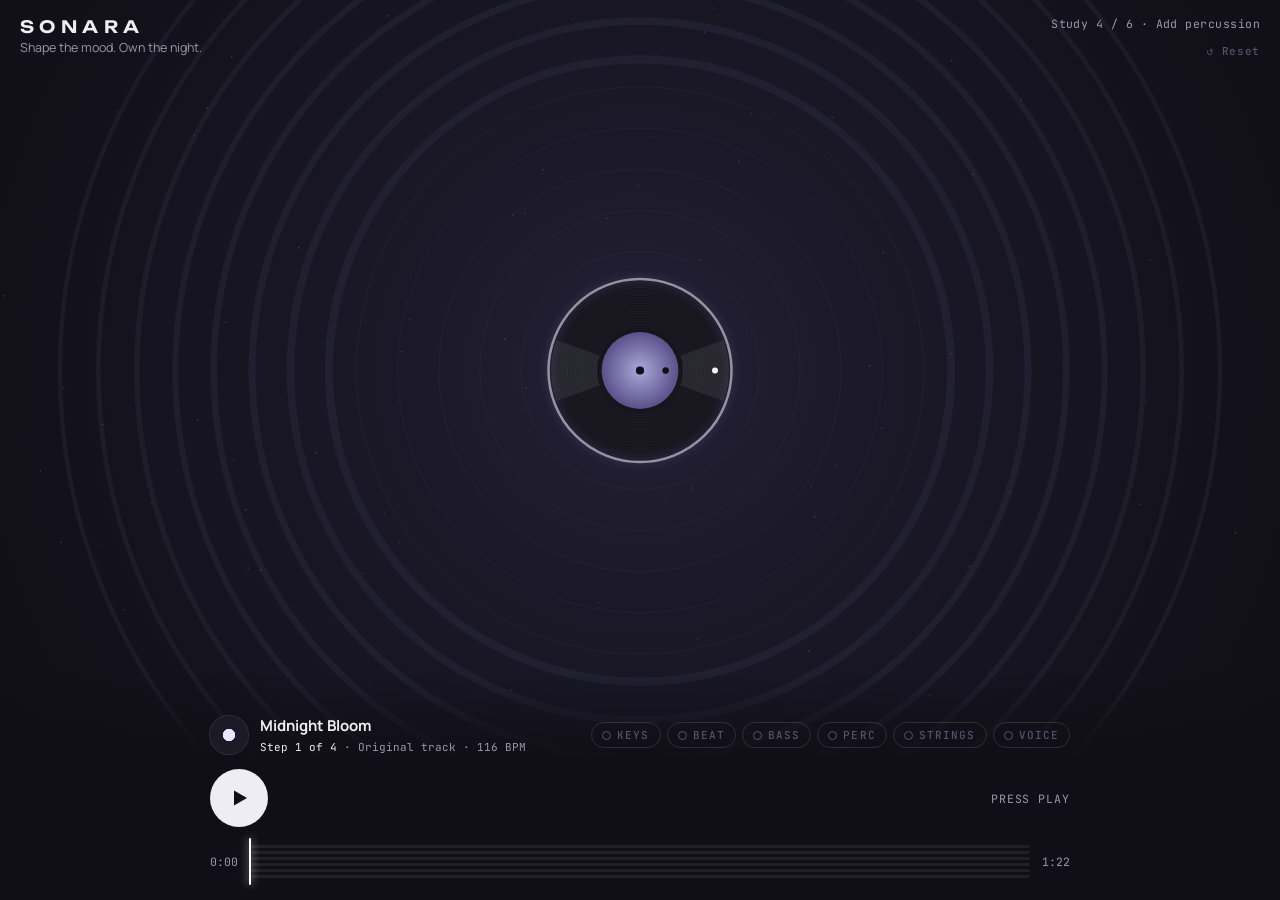
<file: studies/study-4-percussion/index.html>
<!doctype html><html><head><meta charset=utf8><meta name=viewport content="width=device-width,initial-scale=1,viewport-fit=cover"><style>:root{color-scheme:light;box-sizing:border-box;padding-top:env(safe-area-inset-top,0px);padding-bottom:env(safe-area-inset-bottom,0px)}html{scroll-padding-top:env(safe-area-inset-top,0px)}body{margin:0;padding:0;font:14px -apple-system,BlinkMacSystemFont,sans-serif;background:#fff;color:#000}img{max-width:100%}[hidden]:not([hidden=until-found i]){display:none!important}</style></head><body>
<title>SONARA Study 4 Percussion</title>
<link rel="preconnect" href="https://fonts.googleapis.com"><link rel="preconnect" href="https://fonts.gstatic.com" crossorigin>
<link rel="stylesheet" href="https://fonts.googleapis.com/css2?family=Manrope:wght@400;500;600;700&family=Unbounded:wght@500;600&family=JetBrains+Mono:wght@400;500&display=swap">
<style>
/* Night room: a deep indigo-charcoal stage, the record in the middle, one control dock below. */
:root {
  --bg: #100f17; --panel: rgba(16,15,23,.92); --fg: #eeedf5; --dim: #9a98ad; --faint: #55536a; --line: rgba(255,255,255,.12);
  --beat: 127,219,230; --bass: 183,160,255; --voice: 242,196,109;
  --f-display: "Unbounded", "Manrope", ui-sans-serif, sans-serif;
  --f-body: "Manrope", ui-sans-serif, system-ui, -apple-system, sans-serif;
  --f-mono: "JetBrains Mono", ui-monospace, Menlo, monospace;
  color-scheme: dark;
}
[hidden] { display: none !important; }
html, body { height: 100%; background: var(--bg); color: var(--fg); margin: 0; }
body { font-family: var(--f-body); -webkit-font-smoothing: antialiased; overflow: hidden; }
#stage { position: fixed; inset: 0; width: 100%; height: 100%; display: block; }
.top { position: fixed; left: 0; right: 0; top: 0; padding: calc(env(safe-area-inset-top, 0px) + 16px) 20px 0; display: flex; justify-content: space-between; align-items: flex-start; gap: 12px; pointer-events: none; }
.brand b { display: block; font-family: var(--f-display); font-weight: 600; letter-spacing: .32em; font-size: 17px; }
.brand span { font-size: 12.5px; color: var(--dim); }
.study { font-family: var(--f-mono); font-size: 11.5px; color: var(--dim); text-align: right; letter-spacing: .04em; max-width: 50%; }

.dock { position: fixed; left: 0; right: 0; bottom: 0; padding: 40px 20px calc(env(safe-area-inset-bottom, 0px) + 18px); background: linear-gradient(to top, var(--bg) 62%, rgba(16,15,23,0)); display: flex; flex-direction: column; gap: 14px; }
.dock-in { width: 100%; max-width: 860px; margin: 0 auto; display: flex; flex-direction: column; gap: 14px; }
.row { display: flex; align-items: center; gap: 14px; }
.song { display: flex; align-items: center; gap: 12px; min-width: 0; flex: 1; }
.disc { width: 38px; height: 38px; border-radius: 50%; flex: none; background: radial-gradient(circle, #e9e6ff 0 22%, #1b1a26 24% 100%); box-shadow: 0 0 0 1px rgba(255,255,255,.14); }
.song-t { min-width: 0; }
.song-t b { display: block; font-size: 15px; white-space: nowrap; overflow: hidden; text-overflow: ellipsis; }
.song-t span { font-family: var(--f-mono); font-size: 11px; color: var(--dim); }
#step-n { color: var(--fg); }
.chips { display: flex; gap: 6px; flex-wrap: wrap; justify-content: flex-end; }
.chip { display: inline-flex; align-items: center; gap: 6px; padding: 5px 10px; border-radius: 999px; border: 1px solid var(--line); font: 500 11px var(--f-mono); letter-spacing: .1em; text-transform: uppercase; color: var(--faint); transition: color .4s, border-color .4s, background .4s; }
.chip::before { content: ""; width: 7px; height: 7px; border-radius: 50%; border: 1.5px solid currentColor; }
.chip[data-state="on"] { color: rgb(var(--c)); border-color: rgba(var(--c),.45); background: rgba(var(--c),.08); }
.chip[data-state="on"]::before { background: currentColor; }
.chip[data-state="queued"] { color: rgb(var(--c)); animation: blink .5s steps(2) infinite; }
@keyframes blink { 50% { opacity: .35; } }

#play { width: 58px; height: 58px; border-radius: 50%; border: 0; flex: none; background: var(--fg); color: var(--bg); display: grid; place-items: center; cursor: pointer; transition: transform .15s, box-shadow .3s; }
#play:hover:not(:disabled) { transform: scale(1.06); }
#play:disabled { opacity: .35; cursor: default; }
#play[data-state="idle"] { box-shadow: 0 0 0 0 rgba(255,255,255,.4); animation: ping 1.8s ease-out infinite; }
@keyframes ping { 0% { box-shadow: 0 0 0 0 rgba(233,230,255,.45); } 100% { box-shadow: 0 0 0 18px rgba(233,230,255,0); } }
#play svg { width: 24px; height: 24px; }
#play .i-pause, #play .i-again { display: none; }
#play[data-state="playing"] .i-play { display: none; } #play[data-state="playing"] .i-pause { display: block; }
#play[data-state="done"] .i-play { display: none; } #play[data-state="done"] .i-again { display: block; }

#actwrap { transition: opacity .35s ease, transform .35s cubic-bezier(.2,.8,.2,1); opacity: 0; transform: translateX(-10px); }
#actwrap[data-show="true"] { opacity: 1; transform: none; }
#act { --c: 255,255,255; --fill: 0; --pulse: 0; position: relative; overflow: hidden; height: 48px; padding: 0 22px; border-radius: 999px; border: 1.5px solid rgba(var(--c), calc(.4 + var(--pulse) * .6)); background: rgba(var(--c), calc(.1 + var(--pulse) * .14)); color: rgb(var(--c)); font: 700 15.5px var(--f-body); cursor: pointer; display: inline-flex; align-items: center; gap: 10px; box-shadow: 0 0 calc(var(--pulse) * 28px) rgba(var(--c), .35); white-space: nowrap; }
#act::before { content: ""; position: absolute; inset: 0; background: rgba(var(--c), .16); transform-origin: left; transform: scaleX(var(--fill)); }
#act > * { position: relative; }
#act[data-state="waiting"] { cursor: default; color: var(--dim); border-color: var(--line); background: transparent; box-shadow: none; font-weight: 600; }
#act[data-state="queued"] { cursor: default; background: rgba(var(--c), .3); color: #fff; }
#act[data-state="ready"]:hover { background: rgba(var(--c), .3); }
#act .plus { font-size: 20px; font-weight: 500; line-height: 0; }
#act[data-state="waiting"] .plus, #act[data-state="queued"] .plus { display: none; }
#hint { font-family: var(--f-mono); font-size: 11.5px; color: var(--dim); letter-spacing: .08em; text-transform: uppercase; margin-left: auto; text-align: right; }

.prog { display: flex; align-items: center; gap: 12px; font-family: var(--f-mono); font-size: 11.5px; color: var(--dim); font-variant-numeric: tabular-nums; }
.lanes { position: relative; flex: 1; display: flex; flex-direction: column; gap: 3px; padding-block: 4px; }
.lane { position: relative; height: 3px; border-radius: 2px; background: rgba(255,255,255,.07); }
.lane .fill { position: absolute; top: 0; bottom: 0; left: 0; width: 0; border-radius: 2px; background: rgb(var(--c)); box-shadow: 0 0 8px rgba(var(--c), .6); }
.lane .mark { position: absolute; top: -5px; width: 2px; height: 14px; margin-left: -1px; background: rgb(var(--c)); border-radius: 1px; box-shadow: 0 0 8px rgba(var(--c), .8); }
.lane .mark::after { content: attr(data-l); position: absolute; bottom: 4px; left: 8px; font-size: 10px; letter-spacing: .1em; text-transform: uppercase; color: rgb(var(--c)); white-space: nowrap; }
#head { position: absolute; top: -3px; bottom: -3px; width: 2px; margin-left: -1px; background: #fff; border-radius: 1px; box-shadow: 0 0 8px rgba(255,255,255,.8); }

#reset { position: fixed; right: 14px; top: calc(env(safe-area-inset-top, 0px) + 38px); background: none; border: 0; color: var(--faint); font: 500 11px var(--f-mono); letter-spacing: .06em; cursor: pointer; padding: 6px; }
#reset:hover { color: var(--dim); }
button:focus-visible { outline: 2px solid var(--fg); outline-offset: 3px; }
@media (max-width: 560px) {
  .chips .chip { padding: 4px 7px; font-size: 10px; }
  .song-t span + span { display: none; }
  .row:first-child { flex-wrap: wrap; }
  .chips { justify-content: flex-start; }
  #act { height: 46px; padding: 0 16px; font-size: 14.5px; }
  #hint { display: none; }
}
@media (prefers-reduced-motion: reduce) { #play[data-state="idle"] { animation: none; } .chip[data-state="queued"] { animation: none; } }
</style>
<canvas id="stage" aria-hidden="true"></canvas>
<header class="top">
  <div class="brand"><b>SONARA</b><span>Shape the mood. Own the night.</span></div>
  <span class="study" id="study"></span>
</header>
<button id="reset">↺ Reset</button>
<section class="dock" id="dock">
  <div class="dock-in">
    <div class="row">
      <div class="song"><span class="disc" aria-hidden="true"></span><span class="song-t"><b>Midnight Bloom</b><span id="step-n">Step 1</span><span> · Original track · 116 BPM</span></span></div>
      <div class="chips" id="chips" aria-label="Layers playing"></div>
    </div>
    <div class="row">
      <button id="play" aria-label="Play">
        <svg class="i-play" viewBox="0 0 24 24" aria-hidden="true"><path d="M7 4.5l13 7.5-13 7.5z" fill="currentColor"/></svg>
        <svg class="i-pause" viewBox="0 0 24 24" aria-hidden="true"><rect x="6" y="4.5" width="4" height="15" rx="1" fill="currentColor"/><rect x="14" y="4.5" width="4" height="15" rx="1" fill="currentColor"/></svg>
        <svg class="i-again" viewBox="0 0 24 24" aria-hidden="true"><path d="M5 12a7 7 0 1 0 2.1-5M5 4v4h4" fill="none" stroke="currentColor" stroke-width="2.4" stroke-linecap="round" stroke-linejoin="round"/></svg>
      </button>
      <div id="actwrap" data-show="false"><button id="act" disabled><span class="plus">+</span><span id="act-label"></span></button></div>
      <p id="hint" aria-live="polite"></p>
    </div>
    <div class="prog" aria-label="Song progress">
      <span id="t-now">0:00</span>
      <div class="lanes" id="lanes"></div>
      <span id="t-end">0:00</span>
    </div>
  </div>
</section>
<script>window.SONARA_CONFIG = {"label": "Study 4 / 6 \u00b7 Add percussion", "actions": ["beat", "bass", "perc"]};</script>
<script>/* SONARA · Week 4 — one fixed, original song ("Midnight Bloom") built from five stems:
   beat, bass, percussion, strings, voice. Everything is synthesized live with the Web Audio API.
   A new stem always enters on the next beat. */
(function () {
  const BPM = 116, BEAT = 60 / BPM, STEP = BEAT / 4, BAR = BEAT * 4;
  const SONG_BARS = 40, END_STEP = SONG_BARS * 16, DURATION = SONG_BARS * BAR;
  const mtof = (m) => 440 * Math.pow(2, (m - 69) / 12);
  const NAMES = ['keys', 'beat', 'bass', 'perc', 'strings', 'voice'];

  // Two 8-bar sections in D minor. Form: A A B A B, then a final chord.
  const SEC = {
    A: {
      ch: [[62, 65, 69], [58, 62, 65], [60, 65, 69], [60, 64, 67], [62, 65, 69], [58, 62, 65], [58, 62, 67], [61, 64, 69]],
      root: [38, 34, 41, 36, 38, 34, 31, 33],
      mel: [
        [[0, 69, 6], [6, 72, 2], [8, 69, 4], [12, 67, 4]], [[0, 65, 8], [10, 62, 2], [12, 65, 4]],
        [[0, 69, 6], [6, 72, 2], [8, 74, 4], [12, 72, 4]], [[0, 67, 12], [12, 64, 4]],
        [[0, 69, 6], [6, 72, 2], [8, 69, 4], [12, 67, 4]], [[0, 65, 6], [6, 67, 2], [8, 69, 8]],
        [[0, 70, 6], [6, 69, 2], [8, 67, 4], [12, 65, 4]], [[0, 64, 8], [8, 61, 4], [12, 64, 4]],
      ],
    },
    B: {
      ch: [[58, 62, 65], [60, 64, 67], [60, 64, 69], [62, 65, 69], [58, 62, 67], [60, 64, 67], [60, 65, 69], [61, 64, 69]],
      root: [34, 36, 33, 38, 31, 36, 41, 33],
      mel: [
        [[0, 70, 4], [4, 69, 4], [8, 65, 8]], [[0, 67, 6], [6, 69, 2], [8, 72, 8]],
        [[0, 72, 6], [6, 69, 2], [8, 64, 8]], [[0, 65, 4], [4, 69, 4], [8, 74, 8]],
        [[0, 74, 6], [6, 72, 2], [8, 70, 4], [12, 69, 4]], [[0, 67, 8], [8, 72, 8]],
        [[0, 69, 4], [4, 72, 4], [8, 77, 8]], [[0, 76, 8], [8, 73, 4], [12, 76, 4]],
      ],
    },
  };
  const FORM = ['A', 'A', 'B', 'A', 'B'];
  const VOWELS = { ah: [800, 1150, 2900], oh: [450, 800, 2830], oo: [350, 700, 2500], eh: [480, 1700, 2600] };
  const LYRIC = ['ah', 'oh', 'ah', 'oo', 'ah', 'eh', 'oh', 'ah'];

  class Song {
    constructor() {
      this.ctx = null; this.t0 = null; this.next = 0; this.timer = null;
      this.layers = NAMES.map((name) => ({ name, state: 'off', enterStep: Infinity, enterTime: Infinity }));
      this.events = []; this.evShift = 0; this.listeners = new Set(); this.prevLead = null; this.paused = false; this.finished = false;
    }
    on(f) { this.listeners.add(f); return () => this.listeners.delete(f); }
    emit() { this.listeners.forEach((f) => f()); }
    layer(n) { return this.layers[NAMES.indexOf(n)]; }
    get started() { return this.t0 != null; }
    now() { return this.ctx ? this.ctx.currentTime : 0; }
    beatPhase() { return this.started ? ((((this.now() - this.t0) / BEAT) % 1) + 1) % 1 : 0; }
    section() { if (!this.started) return 'A'; const bar = Math.floor((this.now() - this.t0) / BAR); return bar >= SONG_BARS ? 'End' : FORM[Math.floor(Math.max(0, bar) / 8)]; }

    init() {
      if (this.ctx) return;
      const c = (this.ctx = new (window.AudioContext || window.webkitAudioContext)());
      const nb = c.createBuffer(1, c.sampleRate * 2, c.sampleRate), nd = nb.getChannelData(0);
      for (let i = 0; i < nd.length; i++) nd[i] = Math.random() * 2 - 1;
      this.noise = nb;
      this.mix = c.createGain();
      this.wake = c.createBiquadFilter(); this.wake.type = 'lowpass'; this.wake.frequency.value = 20000; this.wake.Q.value = 0.7;
      this.glue = c.createDynamicsCompressor(); this.glue.threshold.value = -18; this.glue.ratio.value = 3; this.glue.attack.value = 0.01; this.glue.release.value = 0.15;
      this.master = c.createGain(); this.master.gain.value = 0.75;
      this.limiter = c.createDynamicsCompressor(); this.limiter.threshold.value = -6; this.limiter.ratio.value = 20; this.limiter.attack.value = 0.002; this.limiter.release.value = 0.15;
      this.out = c.createAnalyser(); this.out.fftSize = 512;
      this.mix.connect(this.wake); this.wake.connect(this.glue); this.glue.connect(this.master);
      this.master.connect(this.limiter); this.limiter.connect(this.out); this.out.connect(c.destination);
      const ir = c.createBuffer(2, c.sampleRate * 2.8, c.sampleRate);
      for (let ch = 0; ch < 2; ch++) { const d = ir.getChannelData(ch); for (let i = 0; i < d.length; i++) d[i] = (Math.random() * 2 - 1) * Math.pow(1 - i / d.length, 3); }
      this.rev = c.createConvolver(); this.rev.buffer = ir;
      const revOut = c.createGain(); revOut.gain.value = 0.5; this.rev.connect(revOut); revOut.connect(this.mix);
      this.del = c.createDelay(2); this.del.delayTime.value = STEP * 3;
      const fb = c.createGain(); fb.gain.value = 0.36; const dlp = c.createBiquadFilter(); dlp.frequency.value = 3000;
      this.del.connect(dlp); dlp.connect(fb); fb.connect(this.del);
      const delOut = c.createGain(); delOut.gain.value = 0.45; dlp.connect(delOut); delOut.connect(this.mix); delOut.connect(this.rev);
      this.bus = {}; this.an = {};
      const trim = { keys: 2.2, beat: 0.75, bass: 0.4, perc: 0.9, strings: 1.3, voice: 1.4 };
      NAMES.forEach((n) => {
        const g = c.createGain(); g.gain.value = trim[n];
        const a = c.createAnalyser(); a.fftSize = 512; a.smoothingTimeConstant = 0.7;
        const p = c.createStereoPanner(); p.pan.value = 0;
        g.connect(p); p.connect(this.mix); g.connect(a);
        this.bus[n] = g; this.an[n] = a;
      });
      const bank = (vowel, gains) => {
        const input = c.createGain(), fs = [];
        VOWELS[vowel].forEach((f, k) => {
          const bp = c.createBiquadFilter(); bp.type = 'bandpass'; bp.frequency.value = f; bp.Q.value = [5, 7, 9][k];
          const g = c.createGain(); g.gain.value = gains[k];
          input.connect(bp); bp.connect(g); g.connect(this.bus.voice);
          fs.push(bp);
        });
        return { input, fs };
      };
      this.choir = bank('ah', [2.2, 1.3, 0.6]);
      this.lead = bank('ah', [3.0, 1.9, 0.9]);
      const send = (node, rev, del) => {
        if (rev) { const g = c.createGain(); g.gain.value = rev; node.connect(g); g.connect(this.rev); }
        if (del) { const g = c.createGain(); g.gain.value = del; node.connect(g); g.connect(this.del); }
      };
      send(this.choir.input, 0.12, 0); send(this.lead.input, 0.1, 0.06);
      // strings section: one shared warm low-pass, a little room
      this.strIn = c.createGain();
      const sl = c.createBiquadFilter(); sl.type = 'lowpass'; sl.frequency.value = 2400; sl.Q.value = 0.5;
      this.strIn.connect(sl); sl.connect(this.bus.strings); send(sl, 0.35, 0);
      this.vib = c.createOscillator(); this.vib.frequency.value = 5.4; this.vib.start();
    }

    /* ---------- instruments ---------- */
    env(g, t, vol, a, d, hold = 0) {
      g.gain.setValueAtTime(0.0001, t); g.gain.linearRampToValueAtTime(vol, t + a);
      if (hold) { g.gain.setValueAtTime(vol, t + a + hold); g.gain.linearRampToValueAtTime(0.0001, t + a + hold + d); }
      else g.gain.exponentialRampToValueAtTime(0.0001, t + a + d);
    }
    osc(type, f, t, end, dest, detune = 0) {
      const o = this.ctx.createOscillator(); o.type = type; o.frequency.value = f; o.detune.value = detune;
      o.connect(dest); o.start(t); o.stop(end); return o;
    }
    noiseHit(t, dest, { type = 'highpass', f = 8000, q = 0.8, vol = 0.1, d = 0.05 }) {
      const c = this.ctx, s = c.createBufferSource(), fl = c.createBiquadFilter(), g = c.createGain();
      s.buffer = this.noise; fl.type = type; fl.frequency.value = f; fl.Q.value = q;
      g.gain.setValueAtTime(vol, t); g.gain.exponentialRampToValueAtTime(0.0005, t + d);
      s.connect(fl); fl.connect(g); g.connect(dest); s.start(t, Math.random()); s.stop(t + d + 0.03);
    }
    drum(t, f0, f1, d, vol, dest) {
      const c = this.ctx, o = c.createOscillator(), g = c.createGain();
      o.frequency.setValueAtTime(f0, t); o.frequency.exponentialRampToValueAtTime(f1, t + d * 0.6);
      g.gain.setValueAtTime(vol, t); g.gain.exponentialRampToValueAtTime(0.001, t + d);
      o.connect(g); g.connect(dest); o.start(t); o.stop(t + d + 0.05);
    }
    kick(t, vol) { this.drum(t, 155, 48, 0.42, vol, this.bus.beat); this.events.push({ k: 'kick', t, v: vol }); }
    snare(t) {
      const c = this.ctx, g = c.createGain();
      this.noiseHit(t, this.bus.beat, { type: 'bandpass', f: 1700, q: 0.9, vol: 0.22, d: 0.18 });
      this.osc('triangle', 190, t, t + 0.12, g); this.env(g, t, 0.16, 0.002, 0.1); g.connect(this.bus.beat);
      const s = c.createGain(); s.gain.value = 0.12; g.connect(s); s.connect(this.rev);
    }
    pluck(t, m, vol) {
      const c = this.ctx, g = c.createGain();
      this.osc('triangle', mtof(m), t, t + 0.6, g); this.osc('sine', mtof(m + 12), t, t + 0.6, g);
      this.env(g, t, vol, 0.003, 0.45); g.connect(this.bus.keys);
      const s = c.createGain(); s.gain.value = 0.5; g.connect(s); s.connect(this.del);
      this.events.push({ k: 'keys', t, m });
    }
    keyPad(t, notes, len) { // soft electric-piano chord under the arpeggio
      const c = this.ctx;
      notes.forEach((m) => { const g = c.createGain(); this.osc('sine', mtof(m), t, t + len + 0.8, g); this.osc('triangle', mtof(m), t, t + len + 0.8, g, 5); this.env(g, t, 0.022, 0.25, 0.6, Math.max(0.05, len - 0.25)); g.connect(this.bus.keys); });
    }
    bassNote(t, m, len) {
      const c = this.ctx, f = c.createBiquadFilter(), g = c.createGain(), sub = c.createGain();
      f.type = 'lowpass'; f.Q.value = 7; f.frequency.setValueAtTime(1900, t); f.frequency.exponentialRampToValueAtTime(240, t + 0.18);
      const end = t + len + 0.1;
      this.osc('sawtooth', mtof(m), t, end, f); this.osc('sawtooth', mtof(m), t, end, f, 9);
      f.connect(g); this.env(g, t, 0.16, 0.004, 0.08, Math.max(0.02, len - 0.05));
      this.osc('sine', mtof(m), t, end, sub); this.env(sub, t, 0.42, 0.006, 0.08, Math.max(0.02, len - 0.05));
      g.connect(this.bus.bass); sub.connect(this.bus.bass);
      this.events.push({ k: 'bass', t, m, len });
    }
    // percussion: hand drums, low toms, shaker and a wood click
    conga(t, high, vol) { this.drum(t, high ? 340 : 230, high ? 300 : 190, 0.22, vol, this.bus.perc); this.noiseHit(t, this.bus.perc, { type: 'bandpass', f: high ? 3200 : 2200, q: 2, vol: vol * 0.25, d: 0.02 }); this.events.push({ k: 'perc', t, s: 'conga', high }); }
    tom(t, f, vol) { this.drum(t, f, f * 0.62, 0.55, vol, this.bus.perc); const s = this.ctx.createGain(); s.gain.value = 0.2; this.bus.perc.connect(s); this.events.push({ k: 'perc', t, s: 'tom' }); }
    // strings: a legato section, a high descant and pizzicato
    section(t, notes, len) {
      const c = this.ctx;
      notes.forEach((m, i) => [-8, 8].forEach((dt) => {
        const g = c.createGain(), vg = c.createGain();
        const o = this.osc('sawtooth', mtof(m), t, t + len + 1, g, dt);
        vg.gain.value = 9; this.vib.connect(vg); vg.connect(o.detune);
        this.env(g, t, i === 0 ? 0.05 : 0.042, 0.35, 0.7, Math.max(0.05, len - 0.35));
        g.connect(this.strIn);
      }));
      this.events.push({ k: 'strings', t, big: true });
    }
    violin(t, m, len) {
      const c = this.ctx, g = c.createGain(), vg = c.createGain();
      const o = this.osc('sawtooth', mtof(m), t, t + len + 0.6, g);
      vg.gain.setValueAtTime(0, t); vg.gain.linearRampToValueAtTime(14, t + 0.3); this.vib.connect(vg); vg.connect(o.detune);
      this.env(g, t, 0.035, 0.12, 0.4, Math.max(0.05, len - 0.12));
      g.connect(this.strIn);
      this.events.push({ k: 'strings', t, m });
    }
    pizz(t, m) {
      const g = this.ctx.createGain(), f = this.ctx.createBiquadFilter(); f.type = 'lowpass'; f.frequency.value = 1800;
      this.osc('triangle', mtof(m), t, t + 0.4, f); this.osc('sawtooth', mtof(m), t, t + 0.4, f, 4);
      f.connect(g); this.env(g, t, 0.06, 0.002, 0.28); g.connect(this.bus.strings);
      this.events.push({ k: 'strings', t, pz: true });
    }
    choirChord(t, notes, len, vowel) {
      const c = this.ctx;
      VOWELS[vowel].forEach((fq, k) => this.choir.fs[k].frequency.setTargetAtTime(fq, t, 0.2));
      notes.forEach((m) => [-11, 11].forEach((dt) => {
        const g = c.createGain();
        this.osc('sawtooth', mtof(m), t, t + len + 0.8, g, dt);
        this.env(g, t, 0.05, 0.45, 0.6, Math.max(0.05, len - 0.45));
        g.connect(this.choir.input);
      }));
    }
    leadNote(t, m, len, vowel) {
      const c = this.ctx, g = c.createGain(), vg = c.createGain();
      VOWELS[vowel].forEach((fq, k) => this.lead.fs[k].frequency.setTargetAtTime(fq, t, 0.04));
      vg.gain.setValueAtTime(0, t); vg.gain.linearRampToValueAtTime(22, t + Math.min(0.4, len));
      this.vib.connect(vg);
      const from = this.prevLead && t - this.prevLead.end < 0.15 ? this.prevLead.m : m;
      [0, 7].forEach((dt) => {
        const o = c.createOscillator(); o.type = 'sawtooth'; o.detune.value = dt;
        o.frequency.setValueAtTime(mtof(from), t); o.frequency.exponentialRampToValueAtTime(mtof(m), t + 0.07);
        vg.connect(o.detune); o.connect(g); o.start(t); o.stop(t + len + 0.4);
      });
      g.gain.setValueAtTime(0.0001, t); g.gain.linearRampToValueAtTime(0.085, t + 0.05);
      g.gain.setValueAtTime(0.085, t + len * 0.8); g.gain.linearRampToValueAtTime(0.0001, t + len + 0.25);
      g.connect(this.lead.input);
      this.prevLead = { m, end: t + len };
      this.events.push({ k: 'voice', t, m, len });
    }

    /* ---------- the score, one 16th step at a time ---------- */
    playStep(n, t) {
      if (n > END_STEP) return;
      const live = (name) => { const L = this.layer(name); return L.state !== 'off' && n >= L.enterStep; };
      const enters = (name) => this.layer(name).enterStep === n;
      if (n === END_STEP) { // final downbeat: one last hit and a ringing Dm chord
        if (live('keys')) { this.pluck(t, 74, 0.08); this.keyPad(t, [62, 65, 69], 2.2); }
        if (live('beat')) { this.kick(t, 1); this.noiseHit(t, this.rev, { f: 5000, vol: 0.12, d: 2.2 }); }
        if (live('bass')) this.bassNote(t, 38, 1.6);
        if (live('perc')) { this.tom(t, 110, 0.5); this.tom(t + 0.02, 75, 0.5); }
        if (live('strings')) { this.section(t, [50, 62, 65, 69], 2.4); this.violin(t, 81, 2.2); }
        if (live('voice')) { this.choirChord(t, [62, 65, 69], 2.2, 'ah'); this.leadNote(t, 74, 1.6, 'ah'); }
        this.events.push({ k: 'end', t });
        return;
      }
      const bar = n >> 4, i = n & 15, secName = FORM[bar >> 3], S = SEC[secName], b = bar % 8;
      const ch = S.ch[b], r = S.root[b], isB = secName === 'B';
      if (live('keys')) {
        const arp = [[0, 0], [3, 1], [6, 2], [8, 1], [11, 2], [14, 0]].find(([st]) => st === i);
        if (arp) this.pluck(t, ch[arp[1]] + 12, i === 0 ? 0.085 : 0.06);
        if (i === 0 || enters('keys')) this.keyPad(t, ch, (16 - i) * STEP);
      }
      if (live('beat')) {
        if (i % 4 === 0) this.kick(t, i === 0 || i === 8 ? 0.95 : 0.6);
        if (i === 4 || i === 12) this.snare(t);
        this.noiseHit(t, this.bus.beat, { f: 9000, vol: [0.05, 0.016, 0.03, 0.016][i % 4], d: 0.03 });
        if (i % 4 === 2) this.noiseHit(t, this.bus.beat, { f: 7000, vol: isB ? 0.055 : 0.04, d: 0.16 });
        if (b === 7 && i >= 12) this.noiseHit(t, this.bus.beat, { type: 'bandpass', f: 2400 + (i - 12) * 600, q: 2, vol: 0.06, d: 0.07 });
      }
      if (live('bass')) {
        const pat = isB ? [[0, 0, 2], [2, 0, 1], [4, 12, 1], [6, 0, 2], [8, 0, 2], [10, 7, 1], [12, 12, 1], [14, 10, 2]]
          : [[0, 0, 3], [3, 0, 1], [6, 12, 1], [8, 0, 2], [11, 7, 1], [14, 12, 2]];
        const hit = pat.find(([st]) => st === i);
        if (hit) this.bassNote(t, r + hit[1], hit[2] * STEP * 0.95);
      }
      if (live('perc')) {
        if (i === 0 || i === 11) this.tom(t, i === 0 ? 92 : 120, 0.55);
        if ([3, 6, 10, 13, 14].includes(i)) this.conga(t, i === 6 || i === 14, i === 6 ? 0.32 : 0.24);
        if (i === 3 || i === 10) this.noiseHit(t, this.bus.perc, { type: 'bandpass', f: 2600, q: 6, vol: 0.12, d: 0.03 });
        this.noiseHit(t, this.bus.perc, { f: 6000, vol: i % 2 ? 0.03 : 0.018, d: 0.05 });
        if (b === 7 && i >= 8 && i % 2 === 0) this.tom(t, 210 - (i - 8) * 18, 0.5);
      }
      if (live('strings')) {
        if (i === 0 || enters('strings')) this.section(t, [ch[0] - 12, ...ch], (16 - i) * STEP);
        if (i === 0 || i === 8) this.violin(t, ch[i === 0 ? 2 : 1] + 12, BEAT * 1.9);
        if ([2, 6, 10, 14].includes(i)) this.pizz(t, ch[(i >> 2) % 3]);
      }
      if (live('voice')) {
        if (i === 0 || enters('voice')) this.choirChord(t, ch, (16 - i) * STEP, b % 2 ? 'oh' : 'ah');
        S.mel[b].forEach(([st, m, len]) => { if (st === i) this.leadNote(t, m, len * STEP, LYRIC[(b + st) % 8]); });
      }
    }
    tick() {
      const now = this.ctx.currentTime;
      while (this.t0 + this.next * STEP < now + 0.12) {
        const t = this.t0 + this.next * STEP;
        if (t >= now - 0.03) this.playStep(this.next, t);
        this.next++;
      }
      let changed = false;
      this.layers.forEach((L) => { if (L.state === 'queued' && now >= L.enterTime) { L.state = 'on'; changed = true; this.events.push({ k: 'enter', t: L.enterTime, name: L.name }); } });
      if (this.events.length > 500) { const cut = this.events.findIndex((e) => e.t > now - 3); if (cut > 0) { this.events.splice(0, cut); this.evShift += cut; } }
      if (!this.finished && now > this.t0 + DURATION + 2.6) { this.finished = true; clearInterval(this.timer); changed = true; }
      if (changed) this.emit();
    }

    /* ---------- public actions ---------- */
    async start(preLayers = ['keys'], { wake = true } = {}) {
      this.init();
      if (this.ctx.state !== 'running') { try { await this.ctx.resume(); } catch (e) { /* ignore */ } }
      if (this.started) return;
      const now = this.ctx.currentTime;
      this.t0 = now + 0.08; this.next = 0;
      preLayers.forEach((n) => Object.assign(this.layer(n), { state: 'on', enterStep: 0, enterTime: this.t0 }));
      if (wake) {
        this.wake.frequency.setValueAtTime(280, this.t0);
        this.wake.frequency.exponentialRampToValueAtTime(20000, this.t0 + BEAT * 3);
      }
      this.timer = setInterval(() => this.tick(), 25);
      this.tick();
      this.emit();
    }
    queue(name) {
      const L = this.layer(name);
      if (!this.started || L.state !== 'off' || this.paused || this.finished) return null;
      const now = this.ctx.currentTime;
      const step = Math.ceil((now + 0.28 - this.t0) / BEAT) * 4;
      if (step >= END_STEP) return null;
      L.enterStep = step; L.enterTime = this.t0 + step * STEP; L.state = 'queued';
      this.riser(now + 0.02, L.enterTime, name);
      this.emit();
      return L.enterTime;
    }
    riser(t, end, name) {
      const c = this.ctx, s = c.createBufferSource(), f = c.createBiquadFilter(), g = c.createGain();
      const lo = { beat: 400, bass: 300, perc: 600, strings: 500, voice: 900 }[name] || 600;
      s.buffer = this.noise; s.loop = true; f.type = 'bandpass'; f.Q.value = 2.5;
      f.frequency.setValueAtTime(lo, t); f.frequency.exponentialRampToValueAtTime(lo * 9, end);
      g.gain.setValueAtTime(0.0001, t); g.gain.linearRampToValueAtTime(0.12, end - 0.02); g.gain.linearRampToValueAtTime(0.0001, end + 0.01);
      s.connect(f); f.connect(g); g.connect(this.mix); s.start(t); s.stop(end + 0.05);
      if (name === 'beat') this.noiseHit(end, this.rev, { f: 4000, vol: 0.12, d: 1.4 });
      if (name === 'bass') this.drum(end, 90, 36, 0.8, 0.5, this.bus.bass);
      if (name === 'perc') { this.drum(end, 140, 70, 0.6, 0.5, this.bus.perc); this.noiseHit(end, this.rev, { f: 3000, vol: 0.1, d: 1.2 }); }
      if (name === 'strings') this.noiseHit(end, this.rev, { type: 'bandpass', f: 1200, q: 0.6, vol: 0.06, d: 1.4 });
      if (name === 'voice') this.noiseHit(end, this.rev, { f: 5000, vol: 0.06, d: 1.6 });
    }
    progress() { return this.started ? Math.max(0, Math.min(1, (this.now() - this.t0) / DURATION)) : 0; }
    elapsed() { return this.started ? Math.max(0, Math.min(DURATION, this.now() - this.t0)) : 0; }
    async pause() { if (!this.ctx || this.paused || this.finished) return; this.paused = true; this.emit(); try { await this.ctx.suspend(); } catch (e) { /* ignore */ } }
    async resume() { if (!this.ctx || !this.paused) return; try { await this.ctx.resume(); } catch (e) { /* ignore */ } this.paused = false; this.emit(); }
    async dispose() {
      clearInterval(this.timer);
      if (this.ctx) { try { this.master.gain.setTargetAtTime(0, this.ctx.currentTime, 0.05); await new Promise((r) => setTimeout(r, 200)); await this.ctx.close(); } catch (e) { /* ignore */ } }
      this.listeners.clear();
    }
  }
  window.SonaraSong = { Song, BPM, BEAT, BAR, STEP, NAMES, DURATION, SONG_BARS };
})();
</script>
<script>/* SONARA · Week 4 — one fixed song, one action at a time.
   Play → Add bass → Add percussion → Add strings → Add voice.
   Each layer has its own colour and its own shapes, and each reads its own audio.
   window.SONARA_CONFIG = { label, pre: [layers that come in with Play], actions: [layers the user adds], cooldown } */
(function () {
  const { Song, BEAT, DURATION, NAMES } = window.SonaraSong;
  const CFG = Object.assign({ label: '', actions: NAMES.slice(1), cooldown: 2.5 }, window.SONARA_CONFIG || {});
  const COL = { keys: [222, 228, 255], beat: [110, 215, 235], bass: [178, 152, 255], perc: [255, 128, 110], strings: [130, 235, 170], voice: [245, 200, 105] };
  const LABEL = { keys: 'Keys', beat: 'Beat', bass: 'Bass', perc: 'Percussion', strings: 'Strings', voice: 'Voice' };
  const SHORT = { keys: 'Keys', beat: 'Beat', bass: 'Bass', perc: 'Perc', strings: 'Strings', voice: 'Voice' };
  const QUEUED = { beat: 'Beat drops…', bass: 'Dropping…', perc: 'Drums incoming…', strings: 'Strings rising…', voice: 'Here it comes…' };
  const $ = (id) => document.getElementById(id);
  const rgba = (c, a) => `rgba(${c[0]},${c[1]},${c[2]},${Math.max(0, Math.min(1, a))})`;
  const mixC = (a, b, t) => a.map((v, i) => Math.round(v + (b[i] - v) * t));
  const fmt = (s) => `${Math.floor(s / 60)}:${String(Math.floor(s % 60)).padStart(2, '0')}`;
  const reduced = window.matchMedia && window.matchMedia('(prefers-reduced-motion: reduce)').matches;
  const startLayers = ['keys']; // Play only ever starts the soft keys intro; every other layer is added by hand

  // build chips and progress lanes
  $('chips').innerHTML = NAMES.map((n) => `<span class="chip" id="chip-${n}" style="--c:${COL[n].join(',')}">${SHORT[n]}</span>`).join('');
  $('lanes').innerHTML = NAMES.map((n) => `<div class="lane" id="lane-${n}" style="--c:${COL[n].join(',')}"><span class="fill"></span><span class="mark" data-l="${SHORT[n]} ready" hidden></span></div>`).join('') + '<span id="head"></span>';

  let song, step, unlockAt;

  /* ======================= the record ======================= */
  const cv = $('stage'), g = cv.getContext('2d');
  let W = 0, H = 0, dpr = 1, cx = 0, cy = 0, Rp = 0;
  function resize() {
    dpr = Math.min(2, window.devicePixelRatio || 1);
    W = cv.clientWidth; H = cv.clientHeight; cv.width = W * dpr; cv.height = H * dpr;
    const dock = $('dock').getBoundingClientRect().height || 200, top = 64;
    cx = W / 2; cy = top + (H - dock - top) / 2;
    Rp = Math.max(30, Math.min(W * 0.14, (H - dock - top) / 2 / 3.35, (W / 2 - 8) / 3.35));
  }
  window.addEventListener('resize', resize);

  const fbuf = new Uint8Array(256), tbuf = new Uint8Array(512);
  const lv = {}, show = {}; NAMES.forEach((n) => { lv[n] = 0; show[n] = 0; });
  const spec = new Float32Array(72), cells = new Float32Array(16), notes = [];
  let spin = 0, angle = 0, orbit = 0, sq = 0, rib = 0, last = performance.now() / 1000, evAbs = 0;
  let glowCol = [150, 140, 220], squarePunch = 0, stringSwell = 0, flash = 0;
  const ripples = [], parts = [], boxes = [];
  const stars = Array.from({ length: 180 }, () => ({ a: Math.random() * 6.283, r: 0.15 + Math.random() * 1.25, s: 0.2 + Math.random(), p: Math.random() * 6 }));

  function level(name) {
    if (!song || !song.ctx || song.paused) return 0;
    song.an[name].getByteFrequencyData(fbuf);
    let s = 0; const n = name === 'bass' ? 24 : 120;
    for (let i = 1; i < n; i++) s += fbuf[i];
    return Math.min(1, (s / (n - 1) / 255) * (name === 'bass' ? 1.5 : 2.6));
  }
  function rect(x, y, w, h, rot) { g.save(); g.translate(x, y); g.rotate(rot); g.strokeRect(-w / 2, -h / 2, w, h); g.restore(); }
  function poly(x, y, r, sides, rot) {
    g.beginPath();
    for (let v = 0; v <= sides; v++) { const th = rot + (v / sides) * Math.PI * 2; const X = x + Math.cos(th) * r, Y = y + Math.sin(th) * r; v ? g.lineTo(X, Y) : g.moveTo(X, Y); }
    g.stroke();
  }
  function burst(x, y, c, n, spd) {
    for (let j = 0; j < (reduced ? Math.ceil(n / 4) : n) && parts.length < 700; j++) {
      const a = Math.random() * 6.283, sp = Rp * (0.3 + Math.random() * 1.1) * spd;
      parts.push({ x, y, vx: Math.cos(a) * sp, vy: Math.sin(a) * sp, age: 0, life: 0.9 + Math.random() * 1.3, c });
    }
  }

  function frame() {
    const tnow = performance.now() / 1000, dt = Math.min(0.05, tnow - last); last = tnow;
    const running = !!(song && song.started && !song.paused && !song.finished);
    const now = song ? song.now() : 0;
    NAMES.forEach((n) => {
      lv[n] = lv[n] * 0.5 + level(n) * 0.5;
      const on = song && song.layer(n).state === 'on' && !song.finished;
      show[n] += ((on ? 1 : 0) - show[n]) * Math.min(1, dt * (on ? 2.2 : 1.2));
    });
    // score events → visual hits, exactly in time with the sound
    if (song) {
      const ev = song.events; let i = Math.max(0, evAbs - song.evShift);
      while (i < ev.length && ev[i].t <= now) {
        const e = ev[i++];
        if (now - e.t > 0.25) continue;
        if (e.k === 'kick') ripples.push({ r0: 1.03, r1: 1.75, w: 2.4 * e.v, born: tnow, life: 0.7, a: 0.6 * e.v, c: COL.beat });
        if (e.k === 'keys') notes.push({ born: tnow, a: ((e.m % 12) / 12) * 6.283 - Math.PI / 2, life: 1.4 });
        if (e.k === 'bass') { squarePunch = 1; ripples.push({ r0: 1.8, r1: 2.6, w: 6, born: tnow, life: 1, a: 0.3, c: COL.bass }); }
        if (e.k === 'perc') {
          const cell = Math.floor((((now - song.t0) / (BEAT / 4)) % 16 + 16) % 16); cells[cell] = 1;
          if (e.s === 'tom') boxes.push({ born: tnow, rot: Math.random() * 6.283, life: 1.1 });
        }
        if (e.k === 'strings') stringSwell = Math.min(1, stringSwell + (e.big ? 0.8 : e.pz ? 0.15 : 0.4));
        if (e.k === 'enter') { flash = 1; ripples.push({ r0: 1, r1: 4.2, w: 14, born: tnow, life: 1.5, a: 0.9, c: COL[e.name] }); burst(cx, cy, COL[e.name], 70, 1.7); }
        if (e.k === 'voice') {
          const k = Math.floor(Math.random() * 6), ang = -orbit + (k / 6) * Math.PI * 2;
          burst(cx + Math.cos(ang) * Rp * 2.95, cy + Math.sin(ang) * Rp * 2.95, COL.voice, 14, 1);
        }
        if (e.k === 'end') { flash = 1; ripples.push({ r0: 1, r1: 4.6, w: 16, born: tnow, life: 2.4, a: 0.8, c: [235, 235, 245] }); }
      }
      evAbs = i + song.evShift;
    }
    squarePunch *= Math.pow(0.02, dt); flash *= Math.pow(0.08, dt); stringSwell *= Math.pow(0.35, dt);
    for (let c = 0; c < 16; c++) cells[c] *= Math.pow(0.05, dt);
    let total = 0; NAMES.forEach((n) => { total += lv[n] * show[n]; }); total = Math.min(1, total * 0.55);
    spin += ((running ? 1 : 0) - spin) * Math.min(1, dt * 1.6);
    const k = reduced ? 0.3 : 1;
    angle += spin * dt * 3.49 * k;
    orbit += spin * dt * (0.14 + 0.3 * lv.voice) * k;
    sq += spin * dt * (0.25 + 0.4 * lv.bass) * k;
    rib += spin * dt * (0.2 + 0.3 * lv.strings) * k;
    // the room colour follows whatever is playing
    let target = [72, 66, 114], wsum = 0.6;
    NAMES.forEach((n) => { const w = show[n] * (0.5 + lv[n]); target = target.map((v, i) => v + COL[n][i] * w); wsum += w; });
    target = target.map((v) => v / wsum);
    glowCol = mixC(glowCol, target, Math.min(1, dt * 2));

    g.setTransform(dpr, 0, 0, dpr, 0, 0);
    g.globalCompositeOperation = 'source-over';
    g.fillStyle = '#100f17'; g.fillRect(0, 0, W, H);
    const halo = g.createRadialGradient(cx, cy, Rp * 0.3, cx, cy, Math.max(W, H) * 0.7);
    halo.addColorStop(0, rgba(glowCol, 0.16 + total * 0.16 + flash * 0.22));
    halo.addColorStop(0.5, rgba(mixC(glowCol, [30, 26, 50], 0.6), 0.1));
    halo.addColorStop(1, 'rgba(16,15,23,0)');
    g.fillStyle = halo; g.fillRect(0, 0, W, H);
    for (const s of stars) {
      const a = s.a + angle * 0.01 * s.s, r = s.r * Math.max(W, H) * 0.6;
      g.fillStyle = `rgba(215,215,235,${0.1 + 0.14 * Math.abs(Math.sin(tnow * s.s + s.p)) + total * 0.25})`;
      g.fillRect(cx + Math.cos(a) * r, cy + Math.sin(a) * r, 1.3, 1.3);
    }
    for (let b = 0; b < 8; b++) {
      const r = Rp * (3.4 + b * 0.42) * (1 + (b % 2 ? 1 : -1) * lv.bass * 0.02 * show.bass);
      g.lineWidth = Rp * (0.09 - b * 0.006); g.strokeStyle = `rgba(140,150,190,${0.07 + total * 0.05})`;
      g.beginPath(); g.arc(cx, cy, r, 0, 6.283); g.stroke();
    }
    for (let b = 0; b < 5; b++) { g.strokeStyle = 'rgba(200,200,230,0.045)'; g.lineWidth = 1; g.beginPath(); g.arc(cx, cy, Rp * (1.3 + b * 0.45), 0, 6.283); g.stroke(); }

    g.globalCompositeOperation = 'lighter';
    // 1 · KEYS — each arpeggio note lights a point on a ring, placed by its pitch
    if (show.keys > 0.01) {
      g.strokeStyle = rgba(COL.keys, 0.12 + lv.keys * 0.3 * show.keys); g.lineWidth = 1;
      g.beginPath(); g.arc(cx, cy, Rp * 1.22, 0, 6.283); g.stroke();
      for (let q = notes.length - 1; q >= 0; q--) {
        const n = notes[q], f = (tnow - n.born) / n.life;
        if (f >= 1) { notes.splice(q, 1); continue; }
        const a = n.a + angle * 0.02, r = Rp * (1.22 + f * 0.35);
        g.fillStyle = rgba(COL.keys, (1 - f) * 0.9 * show.keys);
        g.beginPath(); g.arc(cx + Math.cos(a) * r, cy + Math.sin(a) * r, 2.5 + (1 - f) * 3, 0, 6.283); g.fill();
        g.strokeStyle = rgba(COL.keys, (1 - f) * 0.4 * show.keys); g.lineWidth = 1.2;
        g.beginPath(); g.arc(cx, cy, Rp * 1.22, a - 0.25 * (1 - f), a + 0.25 * (1 - f)); g.stroke();
      }
    }
    // 2 · BEAT — cyan spectrum around the record, kick pulses
    if (show.beat > 0.01 && running) {
      song.an.beat.getByteFrequencyData(fbuf);
      for (let i = 0; i < 72; i++) spec[i] = spec[i] * 0.5 + (fbuf[Math.floor(Math.pow(i / 72, 1.6) * 150) + 2] / 255) * 0.5;
    }
    if (show.beat > 0.01) {
      g.lineCap = 'round';
      for (let q = 0; q < 144; q++) {
        const i = q < 72 ? q : 143 - q, a = (q / 144) * 6.283 - Math.PI / 2 + angle * 0.05, len = (3 + spec[i] * Rp * 0.38) * show.beat;
        g.strokeStyle = rgba(COL.beat, (0.25 + spec[i] * 0.75) * show.beat); g.lineWidth = 1.7;
        g.beginPath(); g.moveTo(cx + Math.cos(a) * Rp * 1.06, cy + Math.sin(a) * Rp * 1.06); g.lineTo(cx + Math.cos(a) * (Rp * 1.06 + len), cy + Math.sin(a) * (Rp * 1.06 + len)); g.stroke();
      }
    }
    // 3 · PERCUSSION — a 16-step ring of blocks that light on each hit; toms throw out spinning squares
    if (show.perc > 0.01) {
      for (let c = 0; c < 16; c++) {
        const a = (c / 16) * 6.283 - Math.PI / 2, r = Rp * 1.58, on = cells[c];
        const w = Rp * (0.16 + on * 0.1), h = Rp * (0.08 + on * 0.14);
        g.lineWidth = 1.6; g.strokeStyle = rgba(COL.perc, (0.4 + on * 0.6) * show.perc);
        rect(cx + Math.cos(a) * r, cy + Math.sin(a) * r, w, h, a + Math.PI / 2);
        if (on > 0.3) { g.fillStyle = rgba(COL.perc, on * 0.35 * show.perc); g.save(); g.translate(cx + Math.cos(a) * r, cy + Math.sin(a) * r); g.rotate(a + Math.PI / 2); g.fillRect(-w / 2, -h / 2, w, h); g.restore(); }
      }
      for (let q = boxes.length - 1; q >= 0; q--) {
        const bx = boxes[q], f = (tnow - bx.born) / bx.life;
        if (f >= 1) { boxes.splice(q, 1); continue; }
        const s = Rp * (1.4 + f * 2.2);
        for (let e = 0; e < 3; e++) { g.lineWidth = 2 * (1 - f); g.strokeStyle = rgba(COL.perc, (0.55 - e * 0.15) * (1 - f) * show.perc); rect(cx, cy, s * (1 - e * 0.05), s * (1 - e * 0.05), bx.rot + f * 1.2 + e * 0.06); }
      }
    }
    // 2 · BASS — lavender waveform rings and orbiting squares / rectangles that punch on every bass note
    if (show.bass > 0.01) {
      if (running) song.an.bass.getByteTimeDomainData(tbuf); else tbuf.fill(128);
      for (let j = 0; j < 3; j++) {
        const base = Rp * (1.85 + j * 0.13);
        g.beginPath();
        for (let p = 0; p <= 200; p++) {
          const th = (p / 200) * 6.283 + j * 0.7 - angle * 0.1 * (j % 2 ? -1 : 1);
          const v = (tbuf[(p * 2 + j * 37) % 512] - 128) / 128;
          const r = base + v * Rp * (0.2 + j * 0.05) * show.bass;
          p ? g.lineTo(cx + Math.cos(th) * r, cy + Math.sin(th) * r) : g.moveTo(cx + Math.cos(th) * r, cy + Math.sin(th) * r);
        }
        g.lineWidth = (1.2 + lv.bass * 3.2 - j * 0.3) * show.bass + 0.3;
        g.strokeStyle = rgba(COL.bass, (0.3 + lv.bass * 0.6) * show.bass); g.stroke();
      }
      for (let i = 0; i < 4; i++) {
        const ang = sq + (i / 4) * Math.PI * 2 + Math.PI / 4, rr = Rp * 2.25;
        const px = cx + Math.cos(ang) * rr, py = cy + Math.sin(ang) * rr;
        const s = Rp * (0.26 + squarePunch * 0.18 + lv.bass * 0.06) * show.bass, ratio = i % 2 ? 1.7 : 1;
        for (let e = 0; e < (reduced ? 2 : 8); e++) {
          g.lineWidth = 1.5; g.strokeStyle = rgba(COL.bass, (0.75 - e * 0.085) * show.bass * (0.55 + lv.bass));
          rect(px, py, s * ratio * (1 + e * 0.08), s * (1 + e * 0.08), -sq * 1.6 + e * (0.07 + squarePunch * 0.1) + i);
        }
      }
    }
    // 4 · STRINGS — mint ribbons that swell with each bow stroke
    if (show.strings > 0.01) {
      for (let j = 0; j < 4; j++) {
        const base = Rp * (2.55 + j * 0.07), lobes = 5 + j * 2;
        g.beginPath();
        for (let p = 0; p <= 260; p++) {
          const th = (p / 260) * 6.283;
          const r = base + Rp * (0.05 + lv.strings * 0.16 + stringSwell * 0.1) * show.strings * Math.sin(lobes * th + rib * (j % 2 ? -2 : 2) + j);
          p ? g.lineTo(cx + Math.cos(th) * r, cy + Math.sin(th) * r) : g.moveTo(cx + Math.cos(th) * r, cy + Math.sin(th) * r);
        }
        g.closePath(); g.lineWidth = 1 + lv.strings * 1.5;
        g.strokeStyle = rgba(COL.strings, (0.2 + lv.strings * 0.5 + stringSwell * 0.2) * show.strings); g.stroke();
      }
    }
    // 5 · VOICE — gold polygons and rectangles with echo trails, a web between them, sparks on each sung note
    if (show.voice > 0.01) {
      const centers = [];
      for (let i = 0; i < 6; i++) {
        const ang = -orbit + (i / 6) * Math.PI * 2, rr = Rp * (2.95 + 0.08 * Math.sin(tnow * 0.8 + i));
        const px = cx + Math.cos(ang) * rr, py = cy + Math.sin(ang) * rr; centers.push([px, py]);
        const size = Rp * (0.15 + lv.voice * 0.28) * show.voice;
        for (let e = 0; e < (reduced ? 2 : 8); e++) {
          g.lineWidth = 1.2; g.strokeStyle = rgba(COL.voice, (0.6 - e * 0.065) * show.voice * (0.45 + lv.voice));
          const rot = orbit * (1.4 + i * 0.2) + e * (0.09 + lv.voice * 0.12);
          if (i % 3 === 2) rect(px, py, size * 1.7 * (1 + e * 0.06), size * 1.1 * (1 + e * 0.06), rot);
          else poly(px, py, size * (1 + e * 0.07), i % 3 === 0 ? 3 : 5, rot);
        }
      }
      g.lineWidth = 0.9; g.strokeStyle = rgba(COL.voice, show.voice * (0.08 + lv.voice * 0.35));
      g.beginPath(); centers.forEach(([x1, y1], i) => { const [x2, y2] = centers[(i + 2) % 6]; g.moveTo(x1, y1); g.lineTo(x2, y2); }); g.stroke();
    }
    for (let q = parts.length - 1; q >= 0; q--) {
      const p = parts[q]; p.age += dt;
      if (p.age > p.life) { parts.splice(q, 1); continue; }
      p.x += p.vx * dt; p.y += p.vy * dt; p.vx *= 0.98; p.vy *= 0.98;
      g.fillStyle = rgba(p.c, (1 - p.age / p.life) * 0.9); g.fillRect(p.x - 1.1, p.y - 1.1, 2.2, 2.2);
    }
    for (let q = ripples.length - 1; q >= 0; q--) {
      const r = ripples[q], f = (tnow - r.born) / r.life;
      if (f >= 1) { ripples.splice(q, 1); continue; }
      const e = 1 - Math.pow(1 - f, 3);
      g.strokeStyle = rgba(r.c, r.a * (1 - f)); g.lineWidth = r.w * (1 - f) + 0.5;
      g.beginPath(); g.arc(cx, cy, Rp * (r.r0 + (r.r1 - r.r0) * e), 0, 6.283); g.stroke();
    }

    // the platter
    g.globalCompositeOperation = 'source-over';
    const R = Rp * (1 + lv.bass * 0.035 * show.bass);
    g.fillStyle = '#16151e'; g.beginPath(); g.arc(cx, cy, R, 0, 6.283); g.fill();
    for (let r = R * 0.48; r < R * 0.97; r += 2.6) { g.strokeStyle = 'rgba(255,255,255,0.04)'; g.lineWidth = 1; g.beginPath(); g.arc(cx, cy, r, 0, 6.283); g.stroke(); }
    g.save(); g.translate(cx, cy); g.rotate(angle);
    g.strokeStyle = 'rgba(255,255,255,0.07)'; g.lineWidth = R * 0.5;
    g.beginPath(); g.arc(0, 0, R * 0.72, -0.35, 0.35); g.stroke();
    g.beginPath(); g.arc(0, 0, R * 0.72, Math.PI - 0.35, Math.PI + 0.35); g.stroke();
    const lab = g.createRadialGradient(0, 0, 0, 0, 0, R * 0.42);
    lab.addColorStop(0, rgba(mixC(glowCol, [255, 255, 255], 0.35), 1)); lab.addColorStop(1, rgba(mixC(glowCol, [40, 34, 60], 0.45), 1));
    g.fillStyle = lab; g.beginPath(); g.arc(0, 0, R * 0.42, 0, 6.283); g.fill();
    g.fillStyle = '#100f17'; g.beginPath(); g.arc(R * 0.28, 0, R * 0.035, 0, 6.283); g.fill();
    g.restore();
    g.fillStyle = '#100f17'; g.beginPath(); g.arc(cx, cy, R * 0.045, 0, 6.283); g.fill();
    g.strokeStyle = `rgba(240,240,250,${0.55 + lv.beat * 0.45})`; g.lineWidth = 2.5 + lv.beat * 2;
    g.shadowColor = rgba(glowCol, 0.9); g.shadowBlur = 10 + total * 26;
    g.beginPath(); g.arc(cx, cy, R, 0, 6.283); g.stroke(); g.shadowBlur = 0;
    g.fillStyle = '#f4f4f8'; g.beginPath(); g.arc(cx + Math.cos(angle) * R * 0.82, cy + Math.sin(angle) * R * 0.82, 3, 0, 6.283); g.fill();

    ui();
    requestAnimationFrame(frame);
  }

  /* ======================= one thing at a time ======================= */
  const current = () => CFG.actions[step];
  const allOn = () => song && NAMES.every((n) => song.layer(n).state === 'on');
  function ui() {
    const started = !!(song && song.started), name = current();
    const pb = $('play');
    pb.dataset.state = !started ? 'idle' : song.finished ? 'done' : song.paused ? 'paused' : 'playing';
    pb.setAttribute('aria-label', !started || song.paused ? 'Play' : song.finished ? 'Play again' : 'Pause');
    NAMES.forEach((n) => { $('chip-' + n).dataset.state = song && !song.finished ? song.layer(n).state : 'off'; });
    const p = started ? song.progress() : 0;
    $('t-now').textContent = fmt(started ? song.elapsed() : 0);
    $('head').style.left = p * 100 + '%';
    NAMES.forEach((n) => {
      const L = song && song.layer(n), lane = $('lane-' + n);
      const from = L && L.state !== 'off' && started ? Math.max(0, (L.enterTime - song.t0) / DURATION) : null;
      const fill = lane.querySelector('.fill');
      if (from != null && p > from) { fill.style.left = from * 100 + '%'; fill.style.width = (p - from) * 100 + '%'; } else fill.style.width = '0';
      const mk = lane.querySelector('.mark');
      const showMark = started && name === n && L.state === 'off' && isFinite(unlockAt) && !song.finished;
      mk.hidden = !showMark;
      if (showMark) mk.style.left = Math.min(1, (unlockAt - song.t0) / DURATION) * 100 + '%';
    });
    $('step-n').textContent = started ? `Step ${Math.min(step + 2, CFG.actions.length + 1)} of ${CFG.actions.length + 1}` : `Step 1 of ${CFG.actions.length + 1}`;
    const wrap = $('actwrap'), btn = $('act'), hint = $('hint');
    if (!started) { wrap.dataset.show = 'false'; hint.textContent = 'Press play'; return; }
    if (song.finished) { wrap.dataset.show = 'false'; hint.textContent = 'That’s the track · play again'; return; }
    if (!name) { wrap.dataset.show = 'false'; hint.textContent = song.paused ? 'Paused' : allOn() ? 'Full track · enjoy' : 'Playing'; return; }
    const L = song.layer(name), now = song.now();
    wrap.dataset.show = 'true';
    btn.style.setProperty('--c', COL[name].join(','));
    if (L.state === 'off') {
      const ready = now >= unlockAt, left = Math.max(0, unlockAt - now);
      btn.disabled = !ready || song.paused; btn.dataset.state = ready ? 'ready' : 'waiting';
      btn.style.setProperty('--fill', ready ? '1' : String(Math.min(1, 1 - left / CFG.cooldown)));
      btn.style.setProperty('--pulse', ready ? String(1 - song.beatPhase()) : '0');
      $('act-label').textContent = ready ? `Add ${LABEL[name].toLowerCase()}` : `${LABEL[name]} in ${Math.ceil(left)}`;
      hint.textContent = song.paused ? 'Paused' : '';
    } else if (L.state === 'queued') {
      btn.disabled = true; btn.dataset.state = 'queued';
      $('act-label').textContent = QUEUED[name];
      hint.textContent = '';
    }
  }
  function advance() { step++; unlockAt = song.now() + CFG.cooldown; }

  async function onPlay() {
    if (!song.started) { await song.start(startLayers, { wake: true }); unlockAt = song.now() + CFG.cooldown; return; }
    if (song.finished) { await reset(); onPlay(); return; }
    if (song.paused) { await song.resume(); unlockAt = Math.max(unlockAt, song.now() + 0.5); } else song.pause();
  }
  function onAct() {
    const name = current();
    if (!name || song.now() < unlockAt) return;
    if (song.queue(name)) {
      const off = song.on(() => { if (song.layer(name).state === 'on') { off(); advance(); } });
    }
  }
  async function reset() { const old = song; song = null; if (old) await old.dispose(); boot(); }
  function boot() { song = new Song(); step = 0; unlockAt = Infinity; evAbs = 0; ripples.length = 0; parts.length = 0; boxes.length = 0; notes.length = 0; }

  $('play').addEventListener('click', onPlay);
  $('act').addEventListener('click', onAct);
  $('reset').addEventListener('click', reset);
  $('study').textContent = CFG.label;
  $('t-end').textContent = fmt(DURATION);
  boot(); resize(); requestAnimationFrame(frame);
  window.__sonara = () => song;
})();
</script>

</body></html>
</file>
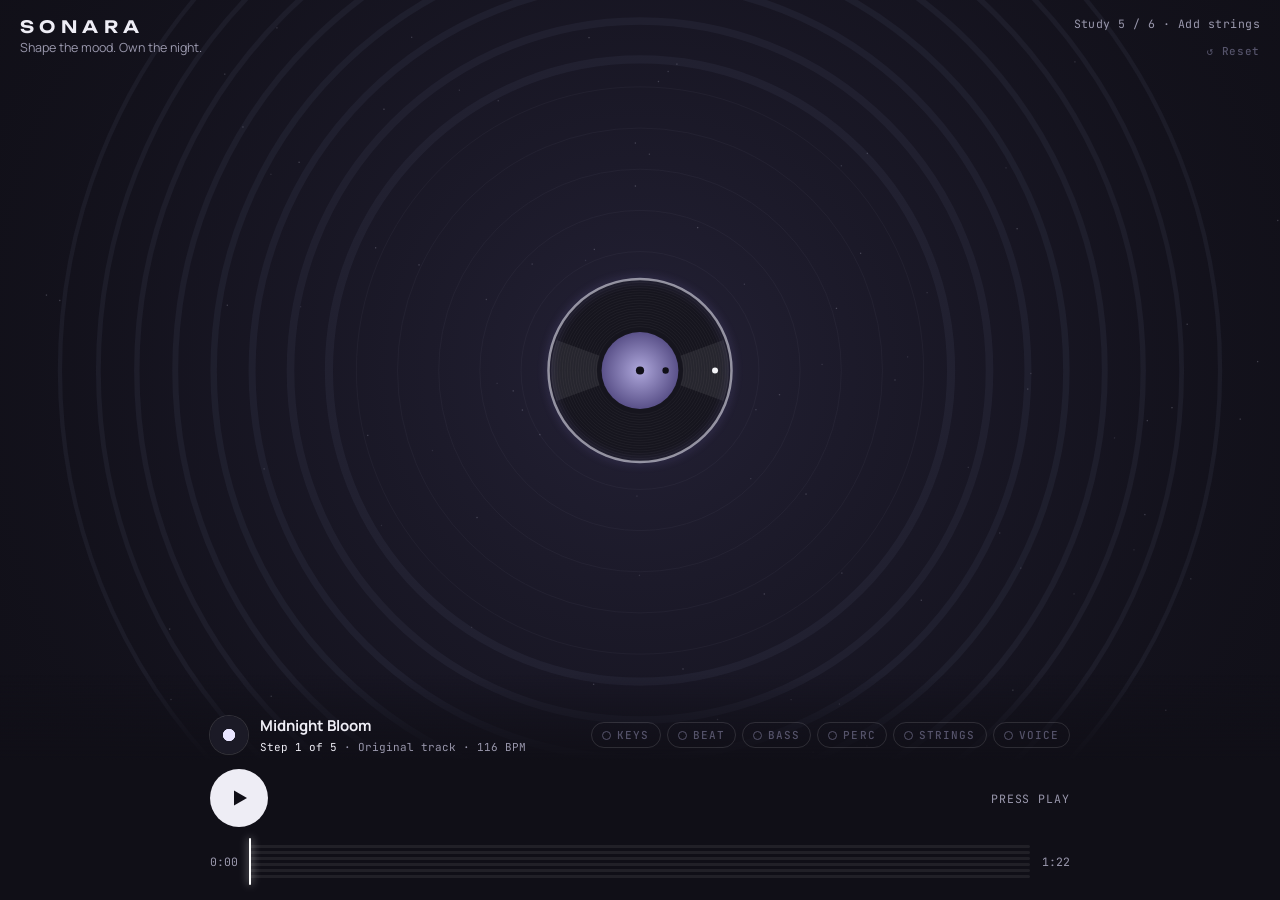
<file: studies/study-5-strings/index.html>
<!doctype html><html><head><meta charset=utf8><meta name=viewport content="width=device-width,initial-scale=1,viewport-fit=cover"><style>:root{color-scheme:light;box-sizing:border-box;padding-top:env(safe-area-inset-top,0px);padding-bottom:env(safe-area-inset-bottom,0px)}html{scroll-padding-top:env(safe-area-inset-top,0px)}body{margin:0;padding:0;font:14px -apple-system,BlinkMacSystemFont,sans-serif;background:#fff;color:#000}img{max-width:100%}[hidden]:not([hidden=until-found i]){display:none!important}</style></head><body>
<title>SONARA Study 5 Strings</title>
<link rel="preconnect" href="https://fonts.googleapis.com"><link rel="preconnect" href="https://fonts.gstatic.com" crossorigin>
<link rel="stylesheet" href="https://fonts.googleapis.com/css2?family=Manrope:wght@400;500;600;700&family=Unbounded:wght@500;600&family=JetBrains+Mono:wght@400;500&display=swap">
<style>
/* Night room: a deep indigo-charcoal stage, the record in the middle, one control dock below. */
:root {
  --bg: #100f17; --panel: rgba(16,15,23,.92); --fg: #eeedf5; --dim: #9a98ad; --faint: #55536a; --line: rgba(255,255,255,.12);
  --beat: 127,219,230; --bass: 183,160,255; --voice: 242,196,109;
  --f-display: "Unbounded", "Manrope", ui-sans-serif, sans-serif;
  --f-body: "Manrope", ui-sans-serif, system-ui, -apple-system, sans-serif;
  --f-mono: "JetBrains Mono", ui-monospace, Menlo, monospace;
  color-scheme: dark;
}
[hidden] { display: none !important; }
html, body { height: 100%; background: var(--bg); color: var(--fg); margin: 0; }
body { font-family: var(--f-body); -webkit-font-smoothing: antialiased; overflow: hidden; }
#stage { position: fixed; inset: 0; width: 100%; height: 100%; display: block; }
.top { position: fixed; left: 0; right: 0; top: 0; padding: calc(env(safe-area-inset-top, 0px) + 16px) 20px 0; display: flex; justify-content: space-between; align-items: flex-start; gap: 12px; pointer-events: none; }
.brand b { display: block; font-family: var(--f-display); font-weight: 600; letter-spacing: .32em; font-size: 17px; }
.brand span { font-size: 12.5px; color: var(--dim); }
.study { font-family: var(--f-mono); font-size: 11.5px; color: var(--dim); text-align: right; letter-spacing: .04em; max-width: 50%; }

.dock { position: fixed; left: 0; right: 0; bottom: 0; padding: 40px 20px calc(env(safe-area-inset-bottom, 0px) + 18px); background: linear-gradient(to top, var(--bg) 62%, rgba(16,15,23,0)); display: flex; flex-direction: column; gap: 14px; }
.dock-in { width: 100%; max-width: 860px; margin: 0 auto; display: flex; flex-direction: column; gap: 14px; }
.row { display: flex; align-items: center; gap: 14px; }
.song { display: flex; align-items: center; gap: 12px; min-width: 0; flex: 1; }
.disc { width: 38px; height: 38px; border-radius: 50%; flex: none; background: radial-gradient(circle, #e9e6ff 0 22%, #1b1a26 24% 100%); box-shadow: 0 0 0 1px rgba(255,255,255,.14); }
.song-t { min-width: 0; }
.song-t b { display: block; font-size: 15px; white-space: nowrap; overflow: hidden; text-overflow: ellipsis; }
.song-t span { font-family: var(--f-mono); font-size: 11px; color: var(--dim); }
#step-n { color: var(--fg); }
.chips { display: flex; gap: 6px; flex-wrap: wrap; justify-content: flex-end; }
.chip { display: inline-flex; align-items: center; gap: 6px; padding: 5px 10px; border-radius: 999px; border: 1px solid var(--line); font: 500 11px var(--f-mono); letter-spacing: .1em; text-transform: uppercase; color: var(--faint); transition: color .4s, border-color .4s, background .4s; }
.chip::before { content: ""; width: 7px; height: 7px; border-radius: 50%; border: 1.5px solid currentColor; }
.chip[data-state="on"] { color: rgb(var(--c)); border-color: rgba(var(--c),.45); background: rgba(var(--c),.08); }
.chip[data-state="on"]::before { background: currentColor; }
.chip[data-state="queued"] { color: rgb(var(--c)); animation: blink .5s steps(2) infinite; }
@keyframes blink { 50% { opacity: .35; } }

#play { width: 58px; height: 58px; border-radius: 50%; border: 0; flex: none; background: var(--fg); color: var(--bg); display: grid; place-items: center; cursor: pointer; transition: transform .15s, box-shadow .3s; }
#play:hover:not(:disabled) { transform: scale(1.06); }
#play:disabled { opacity: .35; cursor: default; }
#play[data-state="idle"] { box-shadow: 0 0 0 0 rgba(255,255,255,.4); animation: ping 1.8s ease-out infinite; }
@keyframes ping { 0% { box-shadow: 0 0 0 0 rgba(233,230,255,.45); } 100% { box-shadow: 0 0 0 18px rgba(233,230,255,0); } }
#play svg { width: 24px; height: 24px; }
#play .i-pause, #play .i-again { display: none; }
#play[data-state="playing"] .i-play { display: none; } #play[data-state="playing"] .i-pause { display: block; }
#play[data-state="done"] .i-play { display: none; } #play[data-state="done"] .i-again { display: block; }

#actwrap { transition: opacity .35s ease, transform .35s cubic-bezier(.2,.8,.2,1); opacity: 0; transform: translateX(-10px); }
#actwrap[data-show="true"] { opacity: 1; transform: none; }
#act { --c: 255,255,255; --fill: 0; --pulse: 0; position: relative; overflow: hidden; height: 48px; padding: 0 22px; border-radius: 999px; border: 1.5px solid rgba(var(--c), calc(.4 + var(--pulse) * .6)); background: rgba(var(--c), calc(.1 + var(--pulse) * .14)); color: rgb(var(--c)); font: 700 15.5px var(--f-body); cursor: pointer; display: inline-flex; align-items: center; gap: 10px; box-shadow: 0 0 calc(var(--pulse) * 28px) rgba(var(--c), .35); white-space: nowrap; }
#act::before { content: ""; position: absolute; inset: 0; background: rgba(var(--c), .16); transform-origin: left; transform: scaleX(var(--fill)); }
#act > * { position: relative; }
#act[data-state="waiting"] { cursor: default; color: var(--dim); border-color: var(--line); background: transparent; box-shadow: none; font-weight: 600; }
#act[data-state="queued"] { cursor: default; background: rgba(var(--c), .3); color: #fff; }
#act[data-state="ready"]:hover { background: rgba(var(--c), .3); }
#act .plus { font-size: 20px; font-weight: 500; line-height: 0; }
#act[data-state="waiting"] .plus, #act[data-state="queued"] .plus { display: none; }
#hint { font-family: var(--f-mono); font-size: 11.5px; color: var(--dim); letter-spacing: .08em; text-transform: uppercase; margin-left: auto; text-align: right; }

.prog { display: flex; align-items: center; gap: 12px; font-family: var(--f-mono); font-size: 11.5px; color: var(--dim); font-variant-numeric: tabular-nums; }
.lanes { position: relative; flex: 1; display: flex; flex-direction: column; gap: 3px; padding-block: 4px; }
.lane { position: relative; height: 3px; border-radius: 2px; background: rgba(255,255,255,.07); }
.lane .fill { position: absolute; top: 0; bottom: 0; left: 0; width: 0; border-radius: 2px; background: rgb(var(--c)); box-shadow: 0 0 8px rgba(var(--c), .6); }
.lane .mark { position: absolute; top: -5px; width: 2px; height: 14px; margin-left: -1px; background: rgb(var(--c)); border-radius: 1px; box-shadow: 0 0 8px rgba(var(--c), .8); }
.lane .mark::after { content: attr(data-l); position: absolute; bottom: 4px; left: 8px; font-size: 10px; letter-spacing: .1em; text-transform: uppercase; color: rgb(var(--c)); white-space: nowrap; }
#head { position: absolute; top: -3px; bottom: -3px; width: 2px; margin-left: -1px; background: #fff; border-radius: 1px; box-shadow: 0 0 8px rgba(255,255,255,.8); }

#reset { position: fixed; right: 14px; top: calc(env(safe-area-inset-top, 0px) + 38px); background: none; border: 0; color: var(--faint); font: 500 11px var(--f-mono); letter-spacing: .06em; cursor: pointer; padding: 6px; }
#reset:hover { color: var(--dim); }
button:focus-visible { outline: 2px solid var(--fg); outline-offset: 3px; }
@media (max-width: 560px) {
  .chips .chip { padding: 4px 7px; font-size: 10px; }
  .song-t span + span { display: none; }
  .row:first-child { flex-wrap: wrap; }
  .chips { justify-content: flex-start; }
  #act { height: 46px; padding: 0 16px; font-size: 14.5px; }
  #hint { display: none; }
}
@media (prefers-reduced-motion: reduce) { #play[data-state="idle"] { animation: none; } .chip[data-state="queued"] { animation: none; } }
</style>
<canvas id="stage" aria-hidden="true"></canvas>
<header class="top">
  <div class="brand"><b>SONARA</b><span>Shape the mood. Own the night.</span></div>
  <span class="study" id="study"></span>
</header>
<button id="reset">↺ Reset</button>
<section class="dock" id="dock">
  <div class="dock-in">
    <div class="row">
      <div class="song"><span class="disc" aria-hidden="true"></span><span class="song-t"><b>Midnight Bloom</b><span id="step-n">Step 1</span><span> · Original track · 116 BPM</span></span></div>
      <div class="chips" id="chips" aria-label="Layers playing"></div>
    </div>
    <div class="row">
      <button id="play" aria-label="Play">
        <svg class="i-play" viewBox="0 0 24 24" aria-hidden="true"><path d="M7 4.5l13 7.5-13 7.5z" fill="currentColor"/></svg>
        <svg class="i-pause" viewBox="0 0 24 24" aria-hidden="true"><rect x="6" y="4.5" width="4" height="15" rx="1" fill="currentColor"/><rect x="14" y="4.5" width="4" height="15" rx="1" fill="currentColor"/></svg>
        <svg class="i-again" viewBox="0 0 24 24" aria-hidden="true"><path d="M5 12a7 7 0 1 0 2.1-5M5 4v4h4" fill="none" stroke="currentColor" stroke-width="2.4" stroke-linecap="round" stroke-linejoin="round"/></svg>
      </button>
      <div id="actwrap" data-show="false"><button id="act" disabled><span class="plus">+</span><span id="act-label"></span></button></div>
      <p id="hint" aria-live="polite"></p>
    </div>
    <div class="prog" aria-label="Song progress">
      <span id="t-now">0:00</span>
      <div class="lanes" id="lanes"></div>
      <span id="t-end">0:00</span>
    </div>
  </div>
</section>
<script>window.SONARA_CONFIG = {"label": "Study 5 / 6 \u00b7 Add strings", "actions": ["beat", "bass", "perc", "strings"]};</script>
<script>/* SONARA · Week 4 — one fixed, original song ("Midnight Bloom") built from five stems:
   beat, bass, percussion, strings, voice. Everything is synthesized live with the Web Audio API.
   A new stem always enters on the next beat. */
(function () {
  const BPM = 116, BEAT = 60 / BPM, STEP = BEAT / 4, BAR = BEAT * 4;
  const SONG_BARS = 40, END_STEP = SONG_BARS * 16, DURATION = SONG_BARS * BAR;
  const mtof = (m) => 440 * Math.pow(2, (m - 69) / 12);
  const NAMES = ['keys', 'beat', 'bass', 'perc', 'strings', 'voice'];

  // Two 8-bar sections in D minor. Form: A A B A B, then a final chord.
  const SEC = {
    A: {
      ch: [[62, 65, 69], [58, 62, 65], [60, 65, 69], [60, 64, 67], [62, 65, 69], [58, 62, 65], [58, 62, 67], [61, 64, 69]],
      root: [38, 34, 41, 36, 38, 34, 31, 33],
      mel: [
        [[0, 69, 6], [6, 72, 2], [8, 69, 4], [12, 67, 4]], [[0, 65, 8], [10, 62, 2], [12, 65, 4]],
        [[0, 69, 6], [6, 72, 2], [8, 74, 4], [12, 72, 4]], [[0, 67, 12], [12, 64, 4]],
        [[0, 69, 6], [6, 72, 2], [8, 69, 4], [12, 67, 4]], [[0, 65, 6], [6, 67, 2], [8, 69, 8]],
        [[0, 70, 6], [6, 69, 2], [8, 67, 4], [12, 65, 4]], [[0, 64, 8], [8, 61, 4], [12, 64, 4]],
      ],
    },
    B: {
      ch: [[58, 62, 65], [60, 64, 67], [60, 64, 69], [62, 65, 69], [58, 62, 67], [60, 64, 67], [60, 65, 69], [61, 64, 69]],
      root: [34, 36, 33, 38, 31, 36, 41, 33],
      mel: [
        [[0, 70, 4], [4, 69, 4], [8, 65, 8]], [[0, 67, 6], [6, 69, 2], [8, 72, 8]],
        [[0, 72, 6], [6, 69, 2], [8, 64, 8]], [[0, 65, 4], [4, 69, 4], [8, 74, 8]],
        [[0, 74, 6], [6, 72, 2], [8, 70, 4], [12, 69, 4]], [[0, 67, 8], [8, 72, 8]],
        [[0, 69, 4], [4, 72, 4], [8, 77, 8]], [[0, 76, 8], [8, 73, 4], [12, 76, 4]],
      ],
    },
  };
  const FORM = ['A', 'A', 'B', 'A', 'B'];
  const VOWELS = { ah: [800, 1150, 2900], oh: [450, 800, 2830], oo: [350, 700, 2500], eh: [480, 1700, 2600] };
  const LYRIC = ['ah', 'oh', 'ah', 'oo', 'ah', 'eh', 'oh', 'ah'];

  class Song {
    constructor() {
      this.ctx = null; this.t0 = null; this.next = 0; this.timer = null;
      this.layers = NAMES.map((name) => ({ name, state: 'off', enterStep: Infinity, enterTime: Infinity }));
      this.events = []; this.evShift = 0; this.listeners = new Set(); this.prevLead = null; this.paused = false; this.finished = false;
    }
    on(f) { this.listeners.add(f); return () => this.listeners.delete(f); }
    emit() { this.listeners.forEach((f) => f()); }
    layer(n) { return this.layers[NAMES.indexOf(n)]; }
    get started() { return this.t0 != null; }
    now() { return this.ctx ? this.ctx.currentTime : 0; }
    beatPhase() { return this.started ? ((((this.now() - this.t0) / BEAT) % 1) + 1) % 1 : 0; }
    section() { if (!this.started) return 'A'; const bar = Math.floor((this.now() - this.t0) / BAR); return bar >= SONG_BARS ? 'End' : FORM[Math.floor(Math.max(0, bar) / 8)]; }

    init() {
      if (this.ctx) return;
      const c = (this.ctx = new (window.AudioContext || window.webkitAudioContext)());
      const nb = c.createBuffer(1, c.sampleRate * 2, c.sampleRate), nd = nb.getChannelData(0);
      for (let i = 0; i < nd.length; i++) nd[i] = Math.random() * 2 - 1;
      this.noise = nb;
      this.mix = c.createGain();
      this.wake = c.createBiquadFilter(); this.wake.type = 'lowpass'; this.wake.frequency.value = 20000; this.wake.Q.value = 0.7;
      this.glue = c.createDynamicsCompressor(); this.glue.threshold.value = -18; this.glue.ratio.value = 3; this.glue.attack.value = 0.01; this.glue.release.value = 0.15;
      this.master = c.createGain(); this.master.gain.value = 0.75;
      this.limiter = c.createDynamicsCompressor(); this.limiter.threshold.value = -6; this.limiter.ratio.value = 20; this.limiter.attack.value = 0.002; this.limiter.release.value = 0.15;
      this.out = c.createAnalyser(); this.out.fftSize = 512;
      this.mix.connect(this.wake); this.wake.connect(this.glue); this.glue.connect(this.master);
      this.master.connect(this.limiter); this.limiter.connect(this.out); this.out.connect(c.destination);
      const ir = c.createBuffer(2, c.sampleRate * 2.8, c.sampleRate);
      for (let ch = 0; ch < 2; ch++) { const d = ir.getChannelData(ch); for (let i = 0; i < d.length; i++) d[i] = (Math.random() * 2 - 1) * Math.pow(1 - i / d.length, 3); }
      this.rev = c.createConvolver(); this.rev.buffer = ir;
      const revOut = c.createGain(); revOut.gain.value = 0.5; this.rev.connect(revOut); revOut.connect(this.mix);
      this.del = c.createDelay(2); this.del.delayTime.value = STEP * 3;
      const fb = c.createGain(); fb.gain.value = 0.36; const dlp = c.createBiquadFilter(); dlp.frequency.value = 3000;
      this.del.connect(dlp); dlp.connect(fb); fb.connect(this.del);
      const delOut = c.createGain(); delOut.gain.value = 0.45; dlp.connect(delOut); delOut.connect(this.mix); delOut.connect(this.rev);
      this.bus = {}; this.an = {};
      const trim = { keys: 2.2, beat: 0.75, bass: 0.4, perc: 0.9, strings: 1.3, voice: 1.4 };
      NAMES.forEach((n) => {
        const g = c.createGain(); g.gain.value = trim[n];
        const a = c.createAnalyser(); a.fftSize = 512; a.smoothingTimeConstant = 0.7;
        const p = c.createStereoPanner(); p.pan.value = 0;
        g.connect(p); p.connect(this.mix); g.connect(a);
        this.bus[n] = g; this.an[n] = a;
      });
      const bank = (vowel, gains) => {
        const input = c.createGain(), fs = [];
        VOWELS[vowel].forEach((f, k) => {
          const bp = c.createBiquadFilter(); bp.type = 'bandpass'; bp.frequency.value = f; bp.Q.value = [5, 7, 9][k];
          const g = c.createGain(); g.gain.value = gains[k];
          input.connect(bp); bp.connect(g); g.connect(this.bus.voice);
          fs.push(bp);
        });
        return { input, fs };
      };
      this.choir = bank('ah', [2.2, 1.3, 0.6]);
      this.lead = bank('ah', [3.0, 1.9, 0.9]);
      const send = (node, rev, del) => {
        if (rev) { const g = c.createGain(); g.gain.value = rev; node.connect(g); g.connect(this.rev); }
        if (del) { const g = c.createGain(); g.gain.value = del; node.connect(g); g.connect(this.del); }
      };
      send(this.choir.input, 0.12, 0); send(this.lead.input, 0.1, 0.06);
      // strings section: one shared warm low-pass, a little room
      this.strIn = c.createGain();
      const sl = c.createBiquadFilter(); sl.type = 'lowpass'; sl.frequency.value = 2400; sl.Q.value = 0.5;
      this.strIn.connect(sl); sl.connect(this.bus.strings); send(sl, 0.35, 0);
      this.vib = c.createOscillator(); this.vib.frequency.value = 5.4; this.vib.start();
    }

    /* ---------- instruments ---------- */
    env(g, t, vol, a, d, hold = 0) {
      g.gain.setValueAtTime(0.0001, t); g.gain.linearRampToValueAtTime(vol, t + a);
      if (hold) { g.gain.setValueAtTime(vol, t + a + hold); g.gain.linearRampToValueAtTime(0.0001, t + a + hold + d); }
      else g.gain.exponentialRampToValueAtTime(0.0001, t + a + d);
    }
    osc(type, f, t, end, dest, detune = 0) {
      const o = this.ctx.createOscillator(); o.type = type; o.frequency.value = f; o.detune.value = detune;
      o.connect(dest); o.start(t); o.stop(end); return o;
    }
    noiseHit(t, dest, { type = 'highpass', f = 8000, q = 0.8, vol = 0.1, d = 0.05 }) {
      const c = this.ctx, s = c.createBufferSource(), fl = c.createBiquadFilter(), g = c.createGain();
      s.buffer = this.noise; fl.type = type; fl.frequency.value = f; fl.Q.value = q;
      g.gain.setValueAtTime(vol, t); g.gain.exponentialRampToValueAtTime(0.0005, t + d);
      s.connect(fl); fl.connect(g); g.connect(dest); s.start(t, Math.random()); s.stop(t + d + 0.03);
    }
    drum(t, f0, f1, d, vol, dest) {
      const c = this.ctx, o = c.createOscillator(), g = c.createGain();
      o.frequency.setValueAtTime(f0, t); o.frequency.exponentialRampToValueAtTime(f1, t + d * 0.6);
      g.gain.setValueAtTime(vol, t); g.gain.exponentialRampToValueAtTime(0.001, t + d);
      o.connect(g); g.connect(dest); o.start(t); o.stop(t + d + 0.05);
    }
    kick(t, vol) { this.drum(t, 155, 48, 0.42, vol, this.bus.beat); this.events.push({ k: 'kick', t, v: vol }); }
    snare(t) {
      const c = this.ctx, g = c.createGain();
      this.noiseHit(t, this.bus.beat, { type: 'bandpass', f: 1700, q: 0.9, vol: 0.22, d: 0.18 });
      this.osc('triangle', 190, t, t + 0.12, g); this.env(g, t, 0.16, 0.002, 0.1); g.connect(this.bus.beat);
      const s = c.createGain(); s.gain.value = 0.12; g.connect(s); s.connect(this.rev);
    }
    pluck(t, m, vol) {
      const c = this.ctx, g = c.createGain();
      this.osc('triangle', mtof(m), t, t + 0.6, g); this.osc('sine', mtof(m + 12), t, t + 0.6, g);
      this.env(g, t, vol, 0.003, 0.45); g.connect(this.bus.keys);
      const s = c.createGain(); s.gain.value = 0.5; g.connect(s); s.connect(this.del);
      this.events.push({ k: 'keys', t, m });
    }
    keyPad(t, notes, len) { // soft electric-piano chord under the arpeggio
      const c = this.ctx;
      notes.forEach((m) => { const g = c.createGain(); this.osc('sine', mtof(m), t, t + len + 0.8, g); this.osc('triangle', mtof(m), t, t + len + 0.8, g, 5); this.env(g, t, 0.022, 0.25, 0.6, Math.max(0.05, len - 0.25)); g.connect(this.bus.keys); });
    }
    bassNote(t, m, len) {
      const c = this.ctx, f = c.createBiquadFilter(), g = c.createGain(), sub = c.createGain();
      f.type = 'lowpass'; f.Q.value = 7; f.frequency.setValueAtTime(1900, t); f.frequency.exponentialRampToValueAtTime(240, t + 0.18);
      const end = t + len + 0.1;
      this.osc('sawtooth', mtof(m), t, end, f); this.osc('sawtooth', mtof(m), t, end, f, 9);
      f.connect(g); this.env(g, t, 0.16, 0.004, 0.08, Math.max(0.02, len - 0.05));
      this.osc('sine', mtof(m), t, end, sub); this.env(sub, t, 0.42, 0.006, 0.08, Math.max(0.02, len - 0.05));
      g.connect(this.bus.bass); sub.connect(this.bus.bass);
      this.events.push({ k: 'bass', t, m, len });
    }
    // percussion: hand drums, low toms, shaker and a wood click
    conga(t, high, vol) { this.drum(t, high ? 340 : 230, high ? 300 : 190, 0.22, vol, this.bus.perc); this.noiseHit(t, this.bus.perc, { type: 'bandpass', f: high ? 3200 : 2200, q: 2, vol: vol * 0.25, d: 0.02 }); this.events.push({ k: 'perc', t, s: 'conga', high }); }
    tom(t, f, vol) { this.drum(t, f, f * 0.62, 0.55, vol, this.bus.perc); const s = this.ctx.createGain(); s.gain.value = 0.2; this.bus.perc.connect(s); this.events.push({ k: 'perc', t, s: 'tom' }); }
    // strings: a legato section, a high descant and pizzicato
    section(t, notes, len) {
      const c = this.ctx;
      notes.forEach((m, i) => [-8, 8].forEach((dt) => {
        const g = c.createGain(), vg = c.createGain();
        const o = this.osc('sawtooth', mtof(m), t, t + len + 1, g, dt);
        vg.gain.value = 9; this.vib.connect(vg); vg.connect(o.detune);
        this.env(g, t, i === 0 ? 0.05 : 0.042, 0.35, 0.7, Math.max(0.05, len - 0.35));
        g.connect(this.strIn);
      }));
      this.events.push({ k: 'strings', t, big: true });
    }
    violin(t, m, len) {
      const c = this.ctx, g = c.createGain(), vg = c.createGain();
      const o = this.osc('sawtooth', mtof(m), t, t + len + 0.6, g);
      vg.gain.setValueAtTime(0, t); vg.gain.linearRampToValueAtTime(14, t + 0.3); this.vib.connect(vg); vg.connect(o.detune);
      this.env(g, t, 0.035, 0.12, 0.4, Math.max(0.05, len - 0.12));
      g.connect(this.strIn);
      this.events.push({ k: 'strings', t, m });
    }
    pizz(t, m) {
      const g = this.ctx.createGain(), f = this.ctx.createBiquadFilter(); f.type = 'lowpass'; f.frequency.value = 1800;
      this.osc('triangle', mtof(m), t, t + 0.4, f); this.osc('sawtooth', mtof(m), t, t + 0.4, f, 4);
      f.connect(g); this.env(g, t, 0.06, 0.002, 0.28); g.connect(this.bus.strings);
      this.events.push({ k: 'strings', t, pz: true });
    }
    choirChord(t, notes, len, vowel) {
      const c = this.ctx;
      VOWELS[vowel].forEach((fq, k) => this.choir.fs[k].frequency.setTargetAtTime(fq, t, 0.2));
      notes.forEach((m) => [-11, 11].forEach((dt) => {
        const g = c.createGain();
        this.osc('sawtooth', mtof(m), t, t + len + 0.8, g, dt);
        this.env(g, t, 0.05, 0.45, 0.6, Math.max(0.05, len - 0.45));
        g.connect(this.choir.input);
      }));
    }
    leadNote(t, m, len, vowel) {
      const c = this.ctx, g = c.createGain(), vg = c.createGain();
      VOWELS[vowel].forEach((fq, k) => this.lead.fs[k].frequency.setTargetAtTime(fq, t, 0.04));
      vg.gain.setValueAtTime(0, t); vg.gain.linearRampToValueAtTime(22, t + Math.min(0.4, len));
      this.vib.connect(vg);
      const from = this.prevLead && t - this.prevLead.end < 0.15 ? this.prevLead.m : m;
      [0, 7].forEach((dt) => {
        const o = c.createOscillator(); o.type = 'sawtooth'; o.detune.value = dt;
        o.frequency.setValueAtTime(mtof(from), t); o.frequency.exponentialRampToValueAtTime(mtof(m), t + 0.07);
        vg.connect(o.detune); o.connect(g); o.start(t); o.stop(t + len + 0.4);
      });
      g.gain.setValueAtTime(0.0001, t); g.gain.linearRampToValueAtTime(0.085, t + 0.05);
      g.gain.setValueAtTime(0.085, t + len * 0.8); g.gain.linearRampToValueAtTime(0.0001, t + len + 0.25);
      g.connect(this.lead.input);
      this.prevLead = { m, end: t + len };
      this.events.push({ k: 'voice', t, m, len });
    }

    /* ---------- the score, one 16th step at a time ---------- */
    playStep(n, t) {
      if (n > END_STEP) return;
      const live = (name) => { const L = this.layer(name); return L.state !== 'off' && n >= L.enterStep; };
      const enters = (name) => this.layer(name).enterStep === n;
      if (n === END_STEP) { // final downbeat: one last hit and a ringing Dm chord
        if (live('keys')) { this.pluck(t, 74, 0.08); this.keyPad(t, [62, 65, 69], 2.2); }
        if (live('beat')) { this.kick(t, 1); this.noiseHit(t, this.rev, { f: 5000, vol: 0.12, d: 2.2 }); }
        if (live('bass')) this.bassNote(t, 38, 1.6);
        if (live('perc')) { this.tom(t, 110, 0.5); this.tom(t + 0.02, 75, 0.5); }
        if (live('strings')) { this.section(t, [50, 62, 65, 69], 2.4); this.violin(t, 81, 2.2); }
        if (live('voice')) { this.choirChord(t, [62, 65, 69], 2.2, 'ah'); this.leadNote(t, 74, 1.6, 'ah'); }
        this.events.push({ k: 'end', t });
        return;
      }
      const bar = n >> 4, i = n & 15, secName = FORM[bar >> 3], S = SEC[secName], b = bar % 8;
      const ch = S.ch[b], r = S.root[b], isB = secName === 'B';
      if (live('keys')) {
        const arp = [[0, 0], [3, 1], [6, 2], [8, 1], [11, 2], [14, 0]].find(([st]) => st === i);
        if (arp) this.pluck(t, ch[arp[1]] + 12, i === 0 ? 0.085 : 0.06);
        if (i === 0 || enters('keys')) this.keyPad(t, ch, (16 - i) * STEP);
      }
      if (live('beat')) {
        if (i % 4 === 0) this.kick(t, i === 0 || i === 8 ? 0.95 : 0.6);
        if (i === 4 || i === 12) this.snare(t);
        this.noiseHit(t, this.bus.beat, { f: 9000, vol: [0.05, 0.016, 0.03, 0.016][i % 4], d: 0.03 });
        if (i % 4 === 2) this.noiseHit(t, this.bus.beat, { f: 7000, vol: isB ? 0.055 : 0.04, d: 0.16 });
        if (b === 7 && i >= 12) this.noiseHit(t, this.bus.beat, { type: 'bandpass', f: 2400 + (i - 12) * 600, q: 2, vol: 0.06, d: 0.07 });
      }
      if (live('bass')) {
        const pat = isB ? [[0, 0, 2], [2, 0, 1], [4, 12, 1], [6, 0, 2], [8, 0, 2], [10, 7, 1], [12, 12, 1], [14, 10, 2]]
          : [[0, 0, 3], [3, 0, 1], [6, 12, 1], [8, 0, 2], [11, 7, 1], [14, 12, 2]];
        const hit = pat.find(([st]) => st === i);
        if (hit) this.bassNote(t, r + hit[1], hit[2] * STEP * 0.95);
      }
      if (live('perc')) {
        if (i === 0 || i === 11) this.tom(t, i === 0 ? 92 : 120, 0.55);
        if ([3, 6, 10, 13, 14].includes(i)) this.conga(t, i === 6 || i === 14, i === 6 ? 0.32 : 0.24);
        if (i === 3 || i === 10) this.noiseHit(t, this.bus.perc, { type: 'bandpass', f: 2600, q: 6, vol: 0.12, d: 0.03 });
        this.noiseHit(t, this.bus.perc, { f: 6000, vol: i % 2 ? 0.03 : 0.018, d: 0.05 });
        if (b === 7 && i >= 8 && i % 2 === 0) this.tom(t, 210 - (i - 8) * 18, 0.5);
      }
      if (live('strings')) {
        if (i === 0 || enters('strings')) this.section(t, [ch[0] - 12, ...ch], (16 - i) * STEP);
        if (i === 0 || i === 8) this.violin(t, ch[i === 0 ? 2 : 1] + 12, BEAT * 1.9);
        if ([2, 6, 10, 14].includes(i)) this.pizz(t, ch[(i >> 2) % 3]);
      }
      if (live('voice')) {
        if (i === 0 || enters('voice')) this.choirChord(t, ch, (16 - i) * STEP, b % 2 ? 'oh' : 'ah');
        S.mel[b].forEach(([st, m, len]) => { if (st === i) this.leadNote(t, m, len * STEP, LYRIC[(b + st) % 8]); });
      }
    }
    tick() {
      const now = this.ctx.currentTime;
      while (this.t0 + this.next * STEP < now + 0.12) {
        const t = this.t0 + this.next * STEP;
        if (t >= now - 0.03) this.playStep(this.next, t);
        this.next++;
      }
      let changed = false;
      this.layers.forEach((L) => { if (L.state === 'queued' && now >= L.enterTime) { L.state = 'on'; changed = true; this.events.push({ k: 'enter', t: L.enterTime, name: L.name }); } });
      if (this.events.length > 500) { const cut = this.events.findIndex((e) => e.t > now - 3); if (cut > 0) { this.events.splice(0, cut); this.evShift += cut; } }
      if (!this.finished && now > this.t0 + DURATION + 2.6) { this.finished = true; clearInterval(this.timer); changed = true; }
      if (changed) this.emit();
    }

    /* ---------- public actions ---------- */
    async start(preLayers = ['keys'], { wake = true } = {}) {
      this.init();
      if (this.ctx.state !== 'running') { try { await this.ctx.resume(); } catch (e) { /* ignore */ } }
      if (this.started) return;
      const now = this.ctx.currentTime;
      this.t0 = now + 0.08; this.next = 0;
      preLayers.forEach((n) => Object.assign(this.layer(n), { state: 'on', enterStep: 0, enterTime: this.t0 }));
      if (wake) {
        this.wake.frequency.setValueAtTime(280, this.t0);
        this.wake.frequency.exponentialRampToValueAtTime(20000, this.t0 + BEAT * 3);
      }
      this.timer = setInterval(() => this.tick(), 25);
      this.tick();
      this.emit();
    }
    queue(name) {
      const L = this.layer(name);
      if (!this.started || L.state !== 'off' || this.paused || this.finished) return null;
      const now = this.ctx.currentTime;
      const step = Math.ceil((now + 0.28 - this.t0) / BEAT) * 4;
      if (step >= END_STEP) return null;
      L.enterStep = step; L.enterTime = this.t0 + step * STEP; L.state = 'queued';
      this.riser(now + 0.02, L.enterTime, name);
      this.emit();
      return L.enterTime;
    }
    riser(t, end, name) {
      const c = this.ctx, s = c.createBufferSource(), f = c.createBiquadFilter(), g = c.createGain();
      const lo = { beat: 400, bass: 300, perc: 600, strings: 500, voice: 900 }[name] || 600;
      s.buffer = this.noise; s.loop = true; f.type = 'bandpass'; f.Q.value = 2.5;
      f.frequency.setValueAtTime(lo, t); f.frequency.exponentialRampToValueAtTime(lo * 9, end);
      g.gain.setValueAtTime(0.0001, t); g.gain.linearRampToValueAtTime(0.12, end - 0.02); g.gain.linearRampToValueAtTime(0.0001, end + 0.01);
      s.connect(f); f.connect(g); g.connect(this.mix); s.start(t); s.stop(end + 0.05);
      if (name === 'beat') this.noiseHit(end, this.rev, { f: 4000, vol: 0.12, d: 1.4 });
      if (name === 'bass') this.drum(end, 90, 36, 0.8, 0.5, this.bus.bass);
      if (name === 'perc') { this.drum(end, 140, 70, 0.6, 0.5, this.bus.perc); this.noiseHit(end, this.rev, { f: 3000, vol: 0.1, d: 1.2 }); }
      if (name === 'strings') this.noiseHit(end, this.rev, { type: 'bandpass', f: 1200, q: 0.6, vol: 0.06, d: 1.4 });
      if (name === 'voice') this.noiseHit(end, this.rev, { f: 5000, vol: 0.06, d: 1.6 });
    }
    progress() { return this.started ? Math.max(0, Math.min(1, (this.now() - this.t0) / DURATION)) : 0; }
    elapsed() { return this.started ? Math.max(0, Math.min(DURATION, this.now() - this.t0)) : 0; }
    async pause() { if (!this.ctx || this.paused || this.finished) return; this.paused = true; this.emit(); try { await this.ctx.suspend(); } catch (e) { /* ignore */ } }
    async resume() { if (!this.ctx || !this.paused) return; try { await this.ctx.resume(); } catch (e) { /* ignore */ } this.paused = false; this.emit(); }
    async dispose() {
      clearInterval(this.timer);
      if (this.ctx) { try { this.master.gain.setTargetAtTime(0, this.ctx.currentTime, 0.05); await new Promise((r) => setTimeout(r, 200)); await this.ctx.close(); } catch (e) { /* ignore */ } }
      this.listeners.clear();
    }
  }
  window.SonaraSong = { Song, BPM, BEAT, BAR, STEP, NAMES, DURATION, SONG_BARS };
})();
</script>
<script>/* SONARA · Week 4 — one fixed song, one action at a time.
   Play → Add bass → Add percussion → Add strings → Add voice.
   Each layer has its own colour and its own shapes, and each reads its own audio.
   window.SONARA_CONFIG = { label, pre: [layers that come in with Play], actions: [layers the user adds], cooldown } */
(function () {
  const { Song, BEAT, DURATION, NAMES } = window.SonaraSong;
  const CFG = Object.assign({ label: '', actions: NAMES.slice(1), cooldown: 2.5 }, window.SONARA_CONFIG || {});
  const COL = { keys: [222, 228, 255], beat: [110, 215, 235], bass: [178, 152, 255], perc: [255, 128, 110], strings: [130, 235, 170], voice: [245, 200, 105] };
  const LABEL = { keys: 'Keys', beat: 'Beat', bass: 'Bass', perc: 'Percussion', strings: 'Strings', voice: 'Voice' };
  const SHORT = { keys: 'Keys', beat: 'Beat', bass: 'Bass', perc: 'Perc', strings: 'Strings', voice: 'Voice' };
  const QUEUED = { beat: 'Beat drops…', bass: 'Dropping…', perc: 'Drums incoming…', strings: 'Strings rising…', voice: 'Here it comes…' };
  const $ = (id) => document.getElementById(id);
  const rgba = (c, a) => `rgba(${c[0]},${c[1]},${c[2]},${Math.max(0, Math.min(1, a))})`;
  const mixC = (a, b, t) => a.map((v, i) => Math.round(v + (b[i] - v) * t));
  const fmt = (s) => `${Math.floor(s / 60)}:${String(Math.floor(s % 60)).padStart(2, '0')}`;
  const reduced = window.matchMedia && window.matchMedia('(prefers-reduced-motion: reduce)').matches;
  const startLayers = ['keys']; // Play only ever starts the soft keys intro; every other layer is added by hand

  // build chips and progress lanes
  $('chips').innerHTML = NAMES.map((n) => `<span class="chip" id="chip-${n}" style="--c:${COL[n].join(',')}">${SHORT[n]}</span>`).join('');
  $('lanes').innerHTML = NAMES.map((n) => `<div class="lane" id="lane-${n}" style="--c:${COL[n].join(',')}"><span class="fill"></span><span class="mark" data-l="${SHORT[n]} ready" hidden></span></div>`).join('') + '<span id="head"></span>';

  let song, step, unlockAt;

  /* ======================= the record ======================= */
  const cv = $('stage'), g = cv.getContext('2d');
  let W = 0, H = 0, dpr = 1, cx = 0, cy = 0, Rp = 0;
  function resize() {
    dpr = Math.min(2, window.devicePixelRatio || 1);
    W = cv.clientWidth; H = cv.clientHeight; cv.width = W * dpr; cv.height = H * dpr;
    const dock = $('dock').getBoundingClientRect().height || 200, top = 64;
    cx = W / 2; cy = top + (H - dock - top) / 2;
    Rp = Math.max(30, Math.min(W * 0.14, (H - dock - top) / 2 / 3.35, (W / 2 - 8) / 3.35));
  }
  window.addEventListener('resize', resize);

  const fbuf = new Uint8Array(256), tbuf = new Uint8Array(512);
  const lv = {}, show = {}; NAMES.forEach((n) => { lv[n] = 0; show[n] = 0; });
  const spec = new Float32Array(72), cells = new Float32Array(16), notes = [];
  let spin = 0, angle = 0, orbit = 0, sq = 0, rib = 0, last = performance.now() / 1000, evAbs = 0;
  let glowCol = [150, 140, 220], squarePunch = 0, stringSwell = 0, flash = 0;
  const ripples = [], parts = [], boxes = [];
  const stars = Array.from({ length: 180 }, () => ({ a: Math.random() * 6.283, r: 0.15 + Math.random() * 1.25, s: 0.2 + Math.random(), p: Math.random() * 6 }));

  function level(name) {
    if (!song || !song.ctx || song.paused) return 0;
    song.an[name].getByteFrequencyData(fbuf);
    let s = 0; const n = name === 'bass' ? 24 : 120;
    for (let i = 1; i < n; i++) s += fbuf[i];
    return Math.min(1, (s / (n - 1) / 255) * (name === 'bass' ? 1.5 : 2.6));
  }
  function rect(x, y, w, h, rot) { g.save(); g.translate(x, y); g.rotate(rot); g.strokeRect(-w / 2, -h / 2, w, h); g.restore(); }
  function poly(x, y, r, sides, rot) {
    g.beginPath();
    for (let v = 0; v <= sides; v++) { const th = rot + (v / sides) * Math.PI * 2; const X = x + Math.cos(th) * r, Y = y + Math.sin(th) * r; v ? g.lineTo(X, Y) : g.moveTo(X, Y); }
    g.stroke();
  }
  function burst(x, y, c, n, spd) {
    for (let j = 0; j < (reduced ? Math.ceil(n / 4) : n) && parts.length < 700; j++) {
      const a = Math.random() * 6.283, sp = Rp * (0.3 + Math.random() * 1.1) * spd;
      parts.push({ x, y, vx: Math.cos(a) * sp, vy: Math.sin(a) * sp, age: 0, life: 0.9 + Math.random() * 1.3, c });
    }
  }

  function frame() {
    const tnow = performance.now() / 1000, dt = Math.min(0.05, tnow - last); last = tnow;
    const running = !!(song && song.started && !song.paused && !song.finished);
    const now = song ? song.now() : 0;
    NAMES.forEach((n) => {
      lv[n] = lv[n] * 0.5 + level(n) * 0.5;
      const on = song && song.layer(n).state === 'on' && !song.finished;
      show[n] += ((on ? 1 : 0) - show[n]) * Math.min(1, dt * (on ? 2.2 : 1.2));
    });
    // score events → visual hits, exactly in time with the sound
    if (song) {
      const ev = song.events; let i = Math.max(0, evAbs - song.evShift);
      while (i < ev.length && ev[i].t <= now) {
        const e = ev[i++];
        if (now - e.t > 0.25) continue;
        if (e.k === 'kick') ripples.push({ r0: 1.03, r1: 1.75, w: 2.4 * e.v, born: tnow, life: 0.7, a: 0.6 * e.v, c: COL.beat });
        if (e.k === 'keys') notes.push({ born: tnow, a: ((e.m % 12) / 12) * 6.283 - Math.PI / 2, life: 1.4 });
        if (e.k === 'bass') { squarePunch = 1; ripples.push({ r0: 1.8, r1: 2.6, w: 6, born: tnow, life: 1, a: 0.3, c: COL.bass }); }
        if (e.k === 'perc') {
          const cell = Math.floor((((now - song.t0) / (BEAT / 4)) % 16 + 16) % 16); cells[cell] = 1;
          if (e.s === 'tom') boxes.push({ born: tnow, rot: Math.random() * 6.283, life: 1.1 });
        }
        if (e.k === 'strings') stringSwell = Math.min(1, stringSwell + (e.big ? 0.8 : e.pz ? 0.15 : 0.4));
        if (e.k === 'enter') { flash = 1; ripples.push({ r0: 1, r1: 4.2, w: 14, born: tnow, life: 1.5, a: 0.9, c: COL[e.name] }); burst(cx, cy, COL[e.name], 70, 1.7); }
        if (e.k === 'voice') {
          const k = Math.floor(Math.random() * 6), ang = -orbit + (k / 6) * Math.PI * 2;
          burst(cx + Math.cos(ang) * Rp * 2.95, cy + Math.sin(ang) * Rp * 2.95, COL.voice, 14, 1);
        }
        if (e.k === 'end') { flash = 1; ripples.push({ r0: 1, r1: 4.6, w: 16, born: tnow, life: 2.4, a: 0.8, c: [235, 235, 245] }); }
      }
      evAbs = i + song.evShift;
    }
    squarePunch *= Math.pow(0.02, dt); flash *= Math.pow(0.08, dt); stringSwell *= Math.pow(0.35, dt);
    for (let c = 0; c < 16; c++) cells[c] *= Math.pow(0.05, dt);
    let total = 0; NAMES.forEach((n) => { total += lv[n] * show[n]; }); total = Math.min(1, total * 0.55);
    spin += ((running ? 1 : 0) - spin) * Math.min(1, dt * 1.6);
    const k = reduced ? 0.3 : 1;
    angle += spin * dt * 3.49 * k;
    orbit += spin * dt * (0.14 + 0.3 * lv.voice) * k;
    sq += spin * dt * (0.25 + 0.4 * lv.bass) * k;
    rib += spin * dt * (0.2 + 0.3 * lv.strings) * k;
    // the room colour follows whatever is playing
    let target = [72, 66, 114], wsum = 0.6;
    NAMES.forEach((n) => { const w = show[n] * (0.5 + lv[n]); target = target.map((v, i) => v + COL[n][i] * w); wsum += w; });
    target = target.map((v) => v / wsum);
    glowCol = mixC(glowCol, target, Math.min(1, dt * 2));

    g.setTransform(dpr, 0, 0, dpr, 0, 0);
    g.globalCompositeOperation = 'source-over';
    g.fillStyle = '#100f17'; g.fillRect(0, 0, W, H);
    const halo = g.createRadialGradient(cx, cy, Rp * 0.3, cx, cy, Math.max(W, H) * 0.7);
    halo.addColorStop(0, rgba(glowCol, 0.16 + total * 0.16 + flash * 0.22));
    halo.addColorStop(0.5, rgba(mixC(glowCol, [30, 26, 50], 0.6), 0.1));
    halo.addColorStop(1, 'rgba(16,15,23,0)');
    g.fillStyle = halo; g.fillRect(0, 0, W, H);
    for (const s of stars) {
      const a = s.a + angle * 0.01 * s.s, r = s.r * Math.max(W, H) * 0.6;
      g.fillStyle = `rgba(215,215,235,${0.1 + 0.14 * Math.abs(Math.sin(tnow * s.s + s.p)) + total * 0.25})`;
      g.fillRect(cx + Math.cos(a) * r, cy + Math.sin(a) * r, 1.3, 1.3);
    }
    for (let b = 0; b < 8; b++) {
      const r = Rp * (3.4 + b * 0.42) * (1 + (b % 2 ? 1 : -1) * lv.bass * 0.02 * show.bass);
      g.lineWidth = Rp * (0.09 - b * 0.006); g.strokeStyle = `rgba(140,150,190,${0.07 + total * 0.05})`;
      g.beginPath(); g.arc(cx, cy, r, 0, 6.283); g.stroke();
    }
    for (let b = 0; b < 5; b++) { g.strokeStyle = 'rgba(200,200,230,0.045)'; g.lineWidth = 1; g.beginPath(); g.arc(cx, cy, Rp * (1.3 + b * 0.45), 0, 6.283); g.stroke(); }

    g.globalCompositeOperation = 'lighter';
    // 1 · KEYS — each arpeggio note lights a point on a ring, placed by its pitch
    if (show.keys > 0.01) {
      g.strokeStyle = rgba(COL.keys, 0.12 + lv.keys * 0.3 * show.keys); g.lineWidth = 1;
      g.beginPath(); g.arc(cx, cy, Rp * 1.22, 0, 6.283); g.stroke();
      for (let q = notes.length - 1; q >= 0; q--) {
        const n = notes[q], f = (tnow - n.born) / n.life;
        if (f >= 1) { notes.splice(q, 1); continue; }
        const a = n.a + angle * 0.02, r = Rp * (1.22 + f * 0.35);
        g.fillStyle = rgba(COL.keys, (1 - f) * 0.9 * show.keys);
        g.beginPath(); g.arc(cx + Math.cos(a) * r, cy + Math.sin(a) * r, 2.5 + (1 - f) * 3, 0, 6.283); g.fill();
        g.strokeStyle = rgba(COL.keys, (1 - f) * 0.4 * show.keys); g.lineWidth = 1.2;
        g.beginPath(); g.arc(cx, cy, Rp * 1.22, a - 0.25 * (1 - f), a + 0.25 * (1 - f)); g.stroke();
      }
    }
    // 2 · BEAT — cyan spectrum around the record, kick pulses
    if (show.beat > 0.01 && running) {
      song.an.beat.getByteFrequencyData(fbuf);
      for (let i = 0; i < 72; i++) spec[i] = spec[i] * 0.5 + (fbuf[Math.floor(Math.pow(i / 72, 1.6) * 150) + 2] / 255) * 0.5;
    }
    if (show.beat > 0.01) {
      g.lineCap = 'round';
      for (let q = 0; q < 144; q++) {
        const i = q < 72 ? q : 143 - q, a = (q / 144) * 6.283 - Math.PI / 2 + angle * 0.05, len = (3 + spec[i] * Rp * 0.38) * show.beat;
        g.strokeStyle = rgba(COL.beat, (0.25 + spec[i] * 0.75) * show.beat); g.lineWidth = 1.7;
        g.beginPath(); g.moveTo(cx + Math.cos(a) * Rp * 1.06, cy + Math.sin(a) * Rp * 1.06); g.lineTo(cx + Math.cos(a) * (Rp * 1.06 + len), cy + Math.sin(a) * (Rp * 1.06 + len)); g.stroke();
      }
    }
    // 3 · PERCUSSION — a 16-step ring of blocks that light on each hit; toms throw out spinning squares
    if (show.perc > 0.01) {
      for (let c = 0; c < 16; c++) {
        const a = (c / 16) * 6.283 - Math.PI / 2, r = Rp * 1.58, on = cells[c];
        const w = Rp * (0.16 + on * 0.1), h = Rp * (0.08 + on * 0.14);
        g.lineWidth = 1.6; g.strokeStyle = rgba(COL.perc, (0.4 + on * 0.6) * show.perc);
        rect(cx + Math.cos(a) * r, cy + Math.sin(a) * r, w, h, a + Math.PI / 2);
        if (on > 0.3) { g.fillStyle = rgba(COL.perc, on * 0.35 * show.perc); g.save(); g.translate(cx + Math.cos(a) * r, cy + Math.sin(a) * r); g.rotate(a + Math.PI / 2); g.fillRect(-w / 2, -h / 2, w, h); g.restore(); }
      }
      for (let q = boxes.length - 1; q >= 0; q--) {
        const bx = boxes[q], f = (tnow - bx.born) / bx.life;
        if (f >= 1) { boxes.splice(q, 1); continue; }
        const s = Rp * (1.4 + f * 2.2);
        for (let e = 0; e < 3; e++) { g.lineWidth = 2 * (1 - f); g.strokeStyle = rgba(COL.perc, (0.55 - e * 0.15) * (1 - f) * show.perc); rect(cx, cy, s * (1 - e * 0.05), s * (1 - e * 0.05), bx.rot + f * 1.2 + e * 0.06); }
      }
    }
    // 2 · BASS — lavender waveform rings and orbiting squares / rectangles that punch on every bass note
    if (show.bass > 0.01) {
      if (running) song.an.bass.getByteTimeDomainData(tbuf); else tbuf.fill(128);
      for (let j = 0; j < 3; j++) {
        const base = Rp * (1.85 + j * 0.13);
        g.beginPath();
        for (let p = 0; p <= 200; p++) {
          const th = (p / 200) * 6.283 + j * 0.7 - angle * 0.1 * (j % 2 ? -1 : 1);
          const v = (tbuf[(p * 2 + j * 37) % 512] - 128) / 128;
          const r = base + v * Rp * (0.2 + j * 0.05) * show.bass;
          p ? g.lineTo(cx + Math.cos(th) * r, cy + Math.sin(th) * r) : g.moveTo(cx + Math.cos(th) * r, cy + Math.sin(th) * r);
        }
        g.lineWidth = (1.2 + lv.bass * 3.2 - j * 0.3) * show.bass + 0.3;
        g.strokeStyle = rgba(COL.bass, (0.3 + lv.bass * 0.6) * show.bass); g.stroke();
      }
      for (let i = 0; i < 4; i++) {
        const ang = sq + (i / 4) * Math.PI * 2 + Math.PI / 4, rr = Rp * 2.25;
        const px = cx + Math.cos(ang) * rr, py = cy + Math.sin(ang) * rr;
        const s = Rp * (0.26 + squarePunch * 0.18 + lv.bass * 0.06) * show.bass, ratio = i % 2 ? 1.7 : 1;
        for (let e = 0; e < (reduced ? 2 : 8); e++) {
          g.lineWidth = 1.5; g.strokeStyle = rgba(COL.bass, (0.75 - e * 0.085) * show.bass * (0.55 + lv.bass));
          rect(px, py, s * ratio * (1 + e * 0.08), s * (1 + e * 0.08), -sq * 1.6 + e * (0.07 + squarePunch * 0.1) + i);
        }
      }
    }
    // 4 · STRINGS — mint ribbons that swell with each bow stroke
    if (show.strings > 0.01) {
      for (let j = 0; j < 4; j++) {
        const base = Rp * (2.55 + j * 0.07), lobes = 5 + j * 2;
        g.beginPath();
        for (let p = 0; p <= 260; p++) {
          const th = (p / 260) * 6.283;
          const r = base + Rp * (0.05 + lv.strings * 0.16 + stringSwell * 0.1) * show.strings * Math.sin(lobes * th + rib * (j % 2 ? -2 : 2) + j);
          p ? g.lineTo(cx + Math.cos(th) * r, cy + Math.sin(th) * r) : g.moveTo(cx + Math.cos(th) * r, cy + Math.sin(th) * r);
        }
        g.closePath(); g.lineWidth = 1 + lv.strings * 1.5;
        g.strokeStyle = rgba(COL.strings, (0.2 + lv.strings * 0.5 + stringSwell * 0.2) * show.strings); g.stroke();
      }
    }
    // 5 · VOICE — gold polygons and rectangles with echo trails, a web between them, sparks on each sung note
    if (show.voice > 0.01) {
      const centers = [];
      for (let i = 0; i < 6; i++) {
        const ang = -orbit + (i / 6) * Math.PI * 2, rr = Rp * (2.95 + 0.08 * Math.sin(tnow * 0.8 + i));
        const px = cx + Math.cos(ang) * rr, py = cy + Math.sin(ang) * rr; centers.push([px, py]);
        const size = Rp * (0.15 + lv.voice * 0.28) * show.voice;
        for (let e = 0; e < (reduced ? 2 : 8); e++) {
          g.lineWidth = 1.2; g.strokeStyle = rgba(COL.voice, (0.6 - e * 0.065) * show.voice * (0.45 + lv.voice));
          const rot = orbit * (1.4 + i * 0.2) + e * (0.09 + lv.voice * 0.12);
          if (i % 3 === 2) rect(px, py, size * 1.7 * (1 + e * 0.06), size * 1.1 * (1 + e * 0.06), rot);
          else poly(px, py, size * (1 + e * 0.07), i % 3 === 0 ? 3 : 5, rot);
        }
      }
      g.lineWidth = 0.9; g.strokeStyle = rgba(COL.voice, show.voice * (0.08 + lv.voice * 0.35));
      g.beginPath(); centers.forEach(([x1, y1], i) => { const [x2, y2] = centers[(i + 2) % 6]; g.moveTo(x1, y1); g.lineTo(x2, y2); }); g.stroke();
    }
    for (let q = parts.length - 1; q >= 0; q--) {
      const p = parts[q]; p.age += dt;
      if (p.age > p.life) { parts.splice(q, 1); continue; }
      p.x += p.vx * dt; p.y += p.vy * dt; p.vx *= 0.98; p.vy *= 0.98;
      g.fillStyle = rgba(p.c, (1 - p.age / p.life) * 0.9); g.fillRect(p.x - 1.1, p.y - 1.1, 2.2, 2.2);
    }
    for (let q = ripples.length - 1; q >= 0; q--) {
      const r = ripples[q], f = (tnow - r.born) / r.life;
      if (f >= 1) { ripples.splice(q, 1); continue; }
      const e = 1 - Math.pow(1 - f, 3);
      g.strokeStyle = rgba(r.c, r.a * (1 - f)); g.lineWidth = r.w * (1 - f) + 0.5;
      g.beginPath(); g.arc(cx, cy, Rp * (r.r0 + (r.r1 - r.r0) * e), 0, 6.283); g.stroke();
    }

    // the platter
    g.globalCompositeOperation = 'source-over';
    const R = Rp * (1 + lv.bass * 0.035 * show.bass);
    g.fillStyle = '#16151e'; g.beginPath(); g.arc(cx, cy, R, 0, 6.283); g.fill();
    for (let r = R * 0.48; r < R * 0.97; r += 2.6) { g.strokeStyle = 'rgba(255,255,255,0.04)'; g.lineWidth = 1; g.beginPath(); g.arc(cx, cy, r, 0, 6.283); g.stroke(); }
    g.save(); g.translate(cx, cy); g.rotate(angle);
    g.strokeStyle = 'rgba(255,255,255,0.07)'; g.lineWidth = R * 0.5;
    g.beginPath(); g.arc(0, 0, R * 0.72, -0.35, 0.35); g.stroke();
    g.beginPath(); g.arc(0, 0, R * 0.72, Math.PI - 0.35, Math.PI + 0.35); g.stroke();
    const lab = g.createRadialGradient(0, 0, 0, 0, 0, R * 0.42);
    lab.addColorStop(0, rgba(mixC(glowCol, [255, 255, 255], 0.35), 1)); lab.addColorStop(1, rgba(mixC(glowCol, [40, 34, 60], 0.45), 1));
    g.fillStyle = lab; g.beginPath(); g.arc(0, 0, R * 0.42, 0, 6.283); g.fill();
    g.fillStyle = '#100f17'; g.beginPath(); g.arc(R * 0.28, 0, R * 0.035, 0, 6.283); g.fill();
    g.restore();
    g.fillStyle = '#100f17'; g.beginPath(); g.arc(cx, cy, R * 0.045, 0, 6.283); g.fill();
    g.strokeStyle = `rgba(240,240,250,${0.55 + lv.beat * 0.45})`; g.lineWidth = 2.5 + lv.beat * 2;
    g.shadowColor = rgba(glowCol, 0.9); g.shadowBlur = 10 + total * 26;
    g.beginPath(); g.arc(cx, cy, R, 0, 6.283); g.stroke(); g.shadowBlur = 0;
    g.fillStyle = '#f4f4f8'; g.beginPath(); g.arc(cx + Math.cos(angle) * R * 0.82, cy + Math.sin(angle) * R * 0.82, 3, 0, 6.283); g.fill();

    ui();
    requestAnimationFrame(frame);
  }

  /* ======================= one thing at a time ======================= */
  const current = () => CFG.actions[step];
  const allOn = () => song && NAMES.every((n) => song.layer(n).state === 'on');
  function ui() {
    const started = !!(song && song.started), name = current();
    const pb = $('play');
    pb.dataset.state = !started ? 'idle' : song.finished ? 'done' : song.paused ? 'paused' : 'playing';
    pb.setAttribute('aria-label', !started || song.paused ? 'Play' : song.finished ? 'Play again' : 'Pause');
    NAMES.forEach((n) => { $('chip-' + n).dataset.state = song && !song.finished ? song.layer(n).state : 'off'; });
    const p = started ? song.progress() : 0;
    $('t-now').textContent = fmt(started ? song.elapsed() : 0);
    $('head').style.left = p * 100 + '%';
    NAMES.forEach((n) => {
      const L = song && song.layer(n), lane = $('lane-' + n);
      const from = L && L.state !== 'off' && started ? Math.max(0, (L.enterTime - song.t0) / DURATION) : null;
      const fill = lane.querySelector('.fill');
      if (from != null && p > from) { fill.style.left = from * 100 + '%'; fill.style.width = (p - from) * 100 + '%'; } else fill.style.width = '0';
      const mk = lane.querySelector('.mark');
      const showMark = started && name === n && L.state === 'off' && isFinite(unlockAt) && !song.finished;
      mk.hidden = !showMark;
      if (showMark) mk.style.left = Math.min(1, (unlockAt - song.t0) / DURATION) * 100 + '%';
    });
    $('step-n').textContent = started ? `Step ${Math.min(step + 2, CFG.actions.length + 1)} of ${CFG.actions.length + 1}` : `Step 1 of ${CFG.actions.length + 1}`;
    const wrap = $('actwrap'), btn = $('act'), hint = $('hint');
    if (!started) { wrap.dataset.show = 'false'; hint.textContent = 'Press play'; return; }
    if (song.finished) { wrap.dataset.show = 'false'; hint.textContent = 'That’s the track · play again'; return; }
    if (!name) { wrap.dataset.show = 'false'; hint.textContent = song.paused ? 'Paused' : allOn() ? 'Full track · enjoy' : 'Playing'; return; }
    const L = song.layer(name), now = song.now();
    wrap.dataset.show = 'true';
    btn.style.setProperty('--c', COL[name].join(','));
    if (L.state === 'off') {
      const ready = now >= unlockAt, left = Math.max(0, unlockAt - now);
      btn.disabled = !ready || song.paused; btn.dataset.state = ready ? 'ready' : 'waiting';
      btn.style.setProperty('--fill', ready ? '1' : String(Math.min(1, 1 - left / CFG.cooldown)));
      btn.style.setProperty('--pulse', ready ? String(1 - song.beatPhase()) : '0');
      $('act-label').textContent = ready ? `Add ${LABEL[name].toLowerCase()}` : `${LABEL[name]} in ${Math.ceil(left)}`;
      hint.textContent = song.paused ? 'Paused' : '';
    } else if (L.state === 'queued') {
      btn.disabled = true; btn.dataset.state = 'queued';
      $('act-label').textContent = QUEUED[name];
      hint.textContent = '';
    }
  }
  function advance() { step++; unlockAt = song.now() + CFG.cooldown; }

  async function onPlay() {
    if (!song.started) { await song.start(startLayers, { wake: true }); unlockAt = song.now() + CFG.cooldown; return; }
    if (song.finished) { await reset(); onPlay(); return; }
    if (song.paused) { await song.resume(); unlockAt = Math.max(unlockAt, song.now() + 0.5); } else song.pause();
  }
  function onAct() {
    const name = current();
    if (!name || song.now() < unlockAt) return;
    if (song.queue(name)) {
      const off = song.on(() => { if (song.layer(name).state === 'on') { off(); advance(); } });
    }
  }
  async function reset() { const old = song; song = null; if (old) await old.dispose(); boot(); }
  function boot() { song = new Song(); step = 0; unlockAt = Infinity; evAbs = 0; ripples.length = 0; parts.length = 0; boxes.length = 0; notes.length = 0; }

  $('play').addEventListener('click', onPlay);
  $('act').addEventListener('click', onAct);
  $('reset').addEventListener('click', reset);
  $('study').textContent = CFG.label;
  $('t-end').textContent = fmt(DURATION);
  boot(); resize(); requestAnimationFrame(frame);
  window.__sonara = () => song;
})();
</script>

</body></html>
</file>
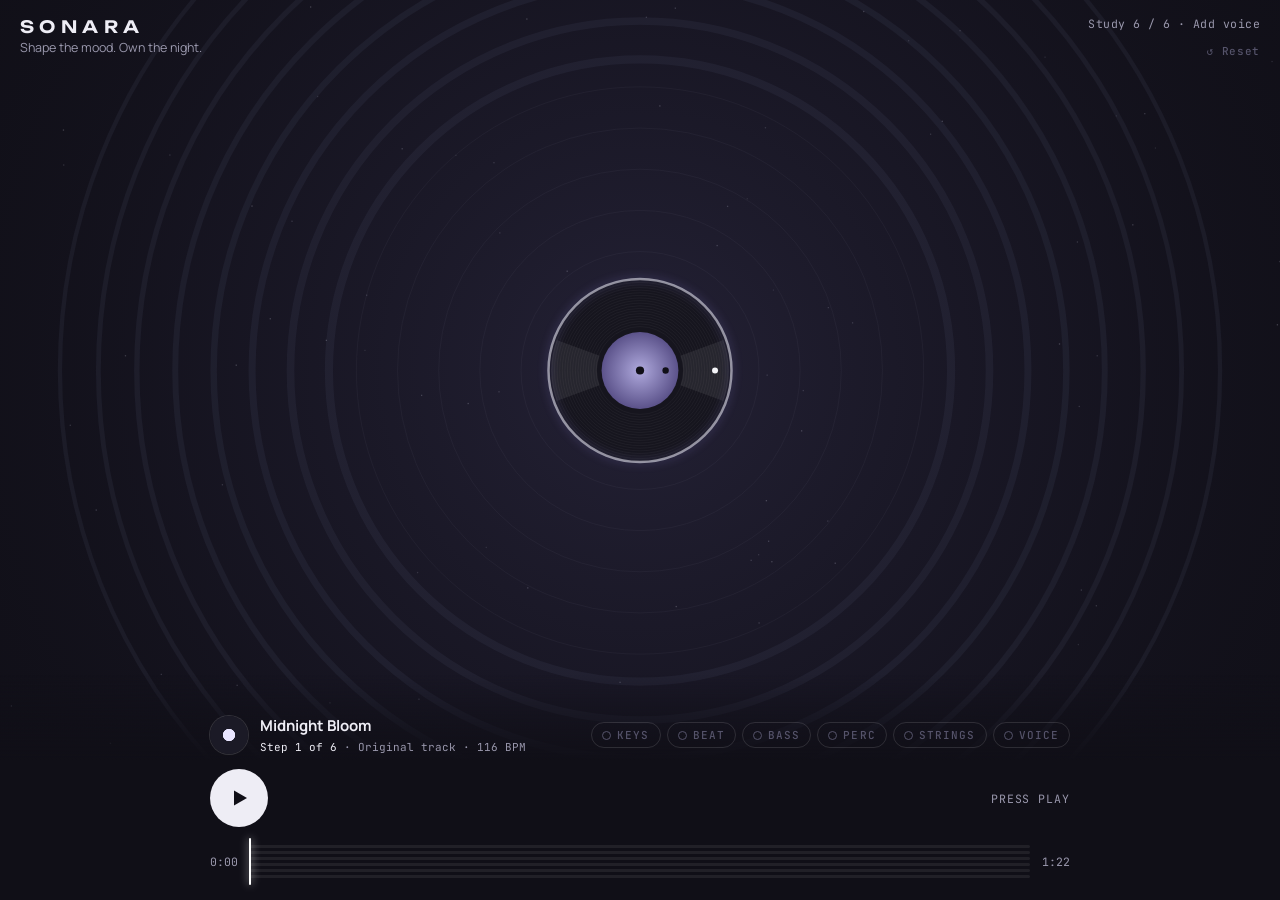
<file: studies/study-6-voice/index.html>
<!doctype html><html><head><meta charset=utf8><meta name=viewport content="width=device-width,initial-scale=1,viewport-fit=cover"><style>:root{color-scheme:light;box-sizing:border-box;padding-top:env(safe-area-inset-top,0px);padding-bottom:env(safe-area-inset-bottom,0px)}html{scroll-padding-top:env(safe-area-inset-top,0px)}body{margin:0;padding:0;font:14px -apple-system,BlinkMacSystemFont,sans-serif;background:#fff;color:#000}img{max-width:100%}[hidden]:not([hidden=until-found i]){display:none!important}</style></head><body>
<title>SONARA Study 6 Voice</title>
<link rel="preconnect" href="https://fonts.googleapis.com"><link rel="preconnect" href="https://fonts.gstatic.com" crossorigin>
<link rel="stylesheet" href="https://fonts.googleapis.com/css2?family=Manrope:wght@400;500;600;700&family=Unbounded:wght@500;600&family=JetBrains+Mono:wght@400;500&display=swap">
<style>
/* Night room: a deep indigo-charcoal stage, the record in the middle, one control dock below. */
:root {
  --bg: #100f17; --panel: rgba(16,15,23,.92); --fg: #eeedf5; --dim: #9a98ad; --faint: #55536a; --line: rgba(255,255,255,.12);
  --beat: 127,219,230; --bass: 183,160,255; --voice: 242,196,109;
  --f-display: "Unbounded", "Manrope", ui-sans-serif, sans-serif;
  --f-body: "Manrope", ui-sans-serif, system-ui, -apple-system, sans-serif;
  --f-mono: "JetBrains Mono", ui-monospace, Menlo, monospace;
  color-scheme: dark;
}
[hidden] { display: none !important; }
html, body { height: 100%; background: var(--bg); color: var(--fg); margin: 0; }
body { font-family: var(--f-body); -webkit-font-smoothing: antialiased; overflow: hidden; }
#stage { position: fixed; inset: 0; width: 100%; height: 100%; display: block; }
.top { position: fixed; left: 0; right: 0; top: 0; padding: calc(env(safe-area-inset-top, 0px) + 16px) 20px 0; display: flex; justify-content: space-between; align-items: flex-start; gap: 12px; pointer-events: none; }
.brand b { display: block; font-family: var(--f-display); font-weight: 600; letter-spacing: .32em; font-size: 17px; }
.brand span { font-size: 12.5px; color: var(--dim); }
.study { font-family: var(--f-mono); font-size: 11.5px; color: var(--dim); text-align: right; letter-spacing: .04em; max-width: 50%; }

.dock { position: fixed; left: 0; right: 0; bottom: 0; padding: 40px 20px calc(env(safe-area-inset-bottom, 0px) + 18px); background: linear-gradient(to top, var(--bg) 62%, rgba(16,15,23,0)); display: flex; flex-direction: column; gap: 14px; }
.dock-in { width: 100%; max-width: 860px; margin: 0 auto; display: flex; flex-direction: column; gap: 14px; }
.row { display: flex; align-items: center; gap: 14px; }
.song { display: flex; align-items: center; gap: 12px; min-width: 0; flex: 1; }
.disc { width: 38px; height: 38px; border-radius: 50%; flex: none; background: radial-gradient(circle, #e9e6ff 0 22%, #1b1a26 24% 100%); box-shadow: 0 0 0 1px rgba(255,255,255,.14); }
.song-t { min-width: 0; }
.song-t b { display: block; font-size: 15px; white-space: nowrap; overflow: hidden; text-overflow: ellipsis; }
.song-t span { font-family: var(--f-mono); font-size: 11px; color: var(--dim); }
#step-n { color: var(--fg); }
.chips { display: flex; gap: 6px; flex-wrap: wrap; justify-content: flex-end; }
.chip { display: inline-flex; align-items: center; gap: 6px; padding: 5px 10px; border-radius: 999px; border: 1px solid var(--line); font: 500 11px var(--f-mono); letter-spacing: .1em; text-transform: uppercase; color: var(--faint); transition: color .4s, border-color .4s, background .4s; }
.chip::before { content: ""; width: 7px; height: 7px; border-radius: 50%; border: 1.5px solid currentColor; }
.chip[data-state="on"] { color: rgb(var(--c)); border-color: rgba(var(--c),.45); background: rgba(var(--c),.08); }
.chip[data-state="on"]::before { background: currentColor; }
.chip[data-state="queued"] { color: rgb(var(--c)); animation: blink .5s steps(2) infinite; }
@keyframes blink { 50% { opacity: .35; } }

#play { width: 58px; height: 58px; border-radius: 50%; border: 0; flex: none; background: var(--fg); color: var(--bg); display: grid; place-items: center; cursor: pointer; transition: transform .15s, box-shadow .3s; }
#play:hover:not(:disabled) { transform: scale(1.06); }
#play:disabled { opacity: .35; cursor: default; }
#play[data-state="idle"] { box-shadow: 0 0 0 0 rgba(255,255,255,.4); animation: ping 1.8s ease-out infinite; }
@keyframes ping { 0% { box-shadow: 0 0 0 0 rgba(233,230,255,.45); } 100% { box-shadow: 0 0 0 18px rgba(233,230,255,0); } }
#play svg { width: 24px; height: 24px; }
#play .i-pause, #play .i-again { display: none; }
#play[data-state="playing"] .i-play { display: none; } #play[data-state="playing"] .i-pause { display: block; }
#play[data-state="done"] .i-play { display: none; } #play[data-state="done"] .i-again { display: block; }

#actwrap { transition: opacity .35s ease, transform .35s cubic-bezier(.2,.8,.2,1); opacity: 0; transform: translateX(-10px); }
#actwrap[data-show="true"] { opacity: 1; transform: none; }
#act { --c: 255,255,255; --fill: 0; --pulse: 0; position: relative; overflow: hidden; height: 48px; padding: 0 22px; border-radius: 999px; border: 1.5px solid rgba(var(--c), calc(.4 + var(--pulse) * .6)); background: rgba(var(--c), calc(.1 + var(--pulse) * .14)); color: rgb(var(--c)); font: 700 15.5px var(--f-body); cursor: pointer; display: inline-flex; align-items: center; gap: 10px; box-shadow: 0 0 calc(var(--pulse) * 28px) rgba(var(--c), .35); white-space: nowrap; }
#act::before { content: ""; position: absolute; inset: 0; background: rgba(var(--c), .16); transform-origin: left; transform: scaleX(var(--fill)); }
#act > * { position: relative; }
#act[data-state="waiting"] { cursor: default; color: var(--dim); border-color: var(--line); background: transparent; box-shadow: none; font-weight: 600; }
#act[data-state="queued"] { cursor: default; background: rgba(var(--c), .3); color: #fff; }
#act[data-state="ready"]:hover { background: rgba(var(--c), .3); }
#act .plus { font-size: 20px; font-weight: 500; line-height: 0; }
#act[data-state="waiting"] .plus, #act[data-state="queued"] .plus { display: none; }
#hint { font-family: var(--f-mono); font-size: 11.5px; color: var(--dim); letter-spacing: .08em; text-transform: uppercase; margin-left: auto; text-align: right; }

.prog { display: flex; align-items: center; gap: 12px; font-family: var(--f-mono); font-size: 11.5px; color: var(--dim); font-variant-numeric: tabular-nums; }
.lanes { position: relative; flex: 1; display: flex; flex-direction: column; gap: 3px; padding-block: 4px; }
.lane { position: relative; height: 3px; border-radius: 2px; background: rgba(255,255,255,.07); }
.lane .fill { position: absolute; top: 0; bottom: 0; left: 0; width: 0; border-radius: 2px; background: rgb(var(--c)); box-shadow: 0 0 8px rgba(var(--c), .6); }
.lane .mark { position: absolute; top: -5px; width: 2px; height: 14px; margin-left: -1px; background: rgb(var(--c)); border-radius: 1px; box-shadow: 0 0 8px rgba(var(--c), .8); }
.lane .mark::after { content: attr(data-l); position: absolute; bottom: 4px; left: 8px; font-size: 10px; letter-spacing: .1em; text-transform: uppercase; color: rgb(var(--c)); white-space: nowrap; }
#head { position: absolute; top: -3px; bottom: -3px; width: 2px; margin-left: -1px; background: #fff; border-radius: 1px; box-shadow: 0 0 8px rgba(255,255,255,.8); }

#reset { position: fixed; right: 14px; top: calc(env(safe-area-inset-top, 0px) + 38px); background: none; border: 0; color: var(--faint); font: 500 11px var(--f-mono); letter-spacing: .06em; cursor: pointer; padding: 6px; }
#reset:hover { color: var(--dim); }
button:focus-visible { outline: 2px solid var(--fg); outline-offset: 3px; }
@media (max-width: 560px) {
  .chips .chip { padding: 4px 7px; font-size: 10px; }
  .song-t span + span { display: none; }
  .row:first-child { flex-wrap: wrap; }
  .chips { justify-content: flex-start; }
  #act { height: 46px; padding: 0 16px; font-size: 14.5px; }
  #hint { display: none; }
}
@media (prefers-reduced-motion: reduce) { #play[data-state="idle"] { animation: none; } .chip[data-state="queued"] { animation: none; } }
</style>
<canvas id="stage" aria-hidden="true"></canvas>
<header class="top">
  <div class="brand"><b>SONARA</b><span>Shape the mood. Own the night.</span></div>
  <span class="study" id="study"></span>
</header>
<button id="reset">↺ Reset</button>
<section class="dock" id="dock">
  <div class="dock-in">
    <div class="row">
      <div class="song"><span class="disc" aria-hidden="true"></span><span class="song-t"><b>Midnight Bloom</b><span id="step-n">Step 1</span><span> · Original track · 116 BPM</span></span></div>
      <div class="chips" id="chips" aria-label="Layers playing"></div>
    </div>
    <div class="row">
      <button id="play" aria-label="Play">
        <svg class="i-play" viewBox="0 0 24 24" aria-hidden="true"><path d="M7 4.5l13 7.5-13 7.5z" fill="currentColor"/></svg>
        <svg class="i-pause" viewBox="0 0 24 24" aria-hidden="true"><rect x="6" y="4.5" width="4" height="15" rx="1" fill="currentColor"/><rect x="14" y="4.5" width="4" height="15" rx="1" fill="currentColor"/></svg>
        <svg class="i-again" viewBox="0 0 24 24" aria-hidden="true"><path d="M5 12a7 7 0 1 0 2.1-5M5 4v4h4" fill="none" stroke="currentColor" stroke-width="2.4" stroke-linecap="round" stroke-linejoin="round"/></svg>
      </button>
      <div id="actwrap" data-show="false"><button id="act" disabled><span class="plus">+</span><span id="act-label"></span></button></div>
      <p id="hint" aria-live="polite"></p>
    </div>
    <div class="prog" aria-label="Song progress">
      <span id="t-now">0:00</span>
      <div class="lanes" id="lanes"></div>
      <span id="t-end">0:00</span>
    </div>
  </div>
</section>
<script>window.SONARA_CONFIG = {"label": "Study 6 / 6 \u00b7 Add voice", "actions": ["beat", "bass", "perc", "strings", "voice"]};</script>
<script>/* SONARA · Week 4 — one fixed, original song ("Midnight Bloom") built from five stems:
   beat, bass, percussion, strings, voice. Everything is synthesized live with the Web Audio API.
   A new stem always enters on the next beat. */
(function () {
  const BPM = 116, BEAT = 60 / BPM, STEP = BEAT / 4, BAR = BEAT * 4;
  const SONG_BARS = 40, END_STEP = SONG_BARS * 16, DURATION = SONG_BARS * BAR;
  const mtof = (m) => 440 * Math.pow(2, (m - 69) / 12);
  const NAMES = ['keys', 'beat', 'bass', 'perc', 'strings', 'voice'];

  // Two 8-bar sections in D minor. Form: A A B A B, then a final chord.
  const SEC = {
    A: {
      ch: [[62, 65, 69], [58, 62, 65], [60, 65, 69], [60, 64, 67], [62, 65, 69], [58, 62, 65], [58, 62, 67], [61, 64, 69]],
      root: [38, 34, 41, 36, 38, 34, 31, 33],
      mel: [
        [[0, 69, 6], [6, 72, 2], [8, 69, 4], [12, 67, 4]], [[0, 65, 8], [10, 62, 2], [12, 65, 4]],
        [[0, 69, 6], [6, 72, 2], [8, 74, 4], [12, 72, 4]], [[0, 67, 12], [12, 64, 4]],
        [[0, 69, 6], [6, 72, 2], [8, 69, 4], [12, 67, 4]], [[0, 65, 6], [6, 67, 2], [8, 69, 8]],
        [[0, 70, 6], [6, 69, 2], [8, 67, 4], [12, 65, 4]], [[0, 64, 8], [8, 61, 4], [12, 64, 4]],
      ],
    },
    B: {
      ch: [[58, 62, 65], [60, 64, 67], [60, 64, 69], [62, 65, 69], [58, 62, 67], [60, 64, 67], [60, 65, 69], [61, 64, 69]],
      root: [34, 36, 33, 38, 31, 36, 41, 33],
      mel: [
        [[0, 70, 4], [4, 69, 4], [8, 65, 8]], [[0, 67, 6], [6, 69, 2], [8, 72, 8]],
        [[0, 72, 6], [6, 69, 2], [8, 64, 8]], [[0, 65, 4], [4, 69, 4], [8, 74, 8]],
        [[0, 74, 6], [6, 72, 2], [8, 70, 4], [12, 69, 4]], [[0, 67, 8], [8, 72, 8]],
        [[0, 69, 4], [4, 72, 4], [8, 77, 8]], [[0, 76, 8], [8, 73, 4], [12, 76, 4]],
      ],
    },
  };
  const FORM = ['A', 'A', 'B', 'A', 'B'];
  const VOWELS = { ah: [800, 1150, 2900], oh: [450, 800, 2830], oo: [350, 700, 2500], eh: [480, 1700, 2600] };
  const LYRIC = ['ah', 'oh', 'ah', 'oo', 'ah', 'eh', 'oh', 'ah'];

  class Song {
    constructor() {
      this.ctx = null; this.t0 = null; this.next = 0; this.timer = null;
      this.layers = NAMES.map((name) => ({ name, state: 'off', enterStep: Infinity, enterTime: Infinity }));
      this.events = []; this.evShift = 0; this.listeners = new Set(); this.prevLead = null; this.paused = false; this.finished = false;
    }
    on(f) { this.listeners.add(f); return () => this.listeners.delete(f); }
    emit() { this.listeners.forEach((f) => f()); }
    layer(n) { return this.layers[NAMES.indexOf(n)]; }
    get started() { return this.t0 != null; }
    now() { return this.ctx ? this.ctx.currentTime : 0; }
    beatPhase() { return this.started ? ((((this.now() - this.t0) / BEAT) % 1) + 1) % 1 : 0; }
    section() { if (!this.started) return 'A'; const bar = Math.floor((this.now() - this.t0) / BAR); return bar >= SONG_BARS ? 'End' : FORM[Math.floor(Math.max(0, bar) / 8)]; }

    init() {
      if (this.ctx) return;
      const c = (this.ctx = new (window.AudioContext || window.webkitAudioContext)());
      const nb = c.createBuffer(1, c.sampleRate * 2, c.sampleRate), nd = nb.getChannelData(0);
      for (let i = 0; i < nd.length; i++) nd[i] = Math.random() * 2 - 1;
      this.noise = nb;
      this.mix = c.createGain();
      this.wake = c.createBiquadFilter(); this.wake.type = 'lowpass'; this.wake.frequency.value = 20000; this.wake.Q.value = 0.7;
      this.glue = c.createDynamicsCompressor(); this.glue.threshold.value = -18; this.glue.ratio.value = 3; this.glue.attack.value = 0.01; this.glue.release.value = 0.15;
      this.master = c.createGain(); this.master.gain.value = 0.75;
      this.limiter = c.createDynamicsCompressor(); this.limiter.threshold.value = -6; this.limiter.ratio.value = 20; this.limiter.attack.value = 0.002; this.limiter.release.value = 0.15;
      this.out = c.createAnalyser(); this.out.fftSize = 512;
      this.mix.connect(this.wake); this.wake.connect(this.glue); this.glue.connect(this.master);
      this.master.connect(this.limiter); this.limiter.connect(this.out); this.out.connect(c.destination);
      const ir = c.createBuffer(2, c.sampleRate * 2.8, c.sampleRate);
      for (let ch = 0; ch < 2; ch++) { const d = ir.getChannelData(ch); for (let i = 0; i < d.length; i++) d[i] = (Math.random() * 2 - 1) * Math.pow(1 - i / d.length, 3); }
      this.rev = c.createConvolver(); this.rev.buffer = ir;
      const revOut = c.createGain(); revOut.gain.value = 0.5; this.rev.connect(revOut); revOut.connect(this.mix);
      this.del = c.createDelay(2); this.del.delayTime.value = STEP * 3;
      const fb = c.createGain(); fb.gain.value = 0.36; const dlp = c.createBiquadFilter(); dlp.frequency.value = 3000;
      this.del.connect(dlp); dlp.connect(fb); fb.connect(this.del);
      const delOut = c.createGain(); delOut.gain.value = 0.45; dlp.connect(delOut); delOut.connect(this.mix); delOut.connect(this.rev);
      this.bus = {}; this.an = {};
      const trim = { keys: 2.2, beat: 0.75, bass: 0.4, perc: 0.9, strings: 1.3, voice: 1.4 };
      NAMES.forEach((n) => {
        const g = c.createGain(); g.gain.value = trim[n];
        const a = c.createAnalyser(); a.fftSize = 512; a.smoothingTimeConstant = 0.7;
        const p = c.createStereoPanner(); p.pan.value = 0;
        g.connect(p); p.connect(this.mix); g.connect(a);
        this.bus[n] = g; this.an[n] = a;
      });
      const bank = (vowel, gains) => {
        const input = c.createGain(), fs = [];
        VOWELS[vowel].forEach((f, k) => {
          const bp = c.createBiquadFilter(); bp.type = 'bandpass'; bp.frequency.value = f; bp.Q.value = [5, 7, 9][k];
          const g = c.createGain(); g.gain.value = gains[k];
          input.connect(bp); bp.connect(g); g.connect(this.bus.voice);
          fs.push(bp);
        });
        return { input, fs };
      };
      this.choir = bank('ah', [2.2, 1.3, 0.6]);
      this.lead = bank('ah', [3.0, 1.9, 0.9]);
      const send = (node, rev, del) => {
        if (rev) { const g = c.createGain(); g.gain.value = rev; node.connect(g); g.connect(this.rev); }
        if (del) { const g = c.createGain(); g.gain.value = del; node.connect(g); g.connect(this.del); }
      };
      send(this.choir.input, 0.12, 0); send(this.lead.input, 0.1, 0.06);
      // strings section: one shared warm low-pass, a little room
      this.strIn = c.createGain();
      const sl = c.createBiquadFilter(); sl.type = 'lowpass'; sl.frequency.value = 2400; sl.Q.value = 0.5;
      this.strIn.connect(sl); sl.connect(this.bus.strings); send(sl, 0.35, 0);
      this.vib = c.createOscillator(); this.vib.frequency.value = 5.4; this.vib.start();
    }

    /* ---------- instruments ---------- */
    env(g, t, vol, a, d, hold = 0) {
      g.gain.setValueAtTime(0.0001, t); g.gain.linearRampToValueAtTime(vol, t + a);
      if (hold) { g.gain.setValueAtTime(vol, t + a + hold); g.gain.linearRampToValueAtTime(0.0001, t + a + hold + d); }
      else g.gain.exponentialRampToValueAtTime(0.0001, t + a + d);
    }
    osc(type, f, t, end, dest, detune = 0) {
      const o = this.ctx.createOscillator(); o.type = type; o.frequency.value = f; o.detune.value = detune;
      o.connect(dest); o.start(t); o.stop(end); return o;
    }
    noiseHit(t, dest, { type = 'highpass', f = 8000, q = 0.8, vol = 0.1, d = 0.05 }) {
      const c = this.ctx, s = c.createBufferSource(), fl = c.createBiquadFilter(), g = c.createGain();
      s.buffer = this.noise; fl.type = type; fl.frequency.value = f; fl.Q.value = q;
      g.gain.setValueAtTime(vol, t); g.gain.exponentialRampToValueAtTime(0.0005, t + d);
      s.connect(fl); fl.connect(g); g.connect(dest); s.start(t, Math.random()); s.stop(t + d + 0.03);
    }
    drum(t, f0, f1, d, vol, dest) {
      const c = this.ctx, o = c.createOscillator(), g = c.createGain();
      o.frequency.setValueAtTime(f0, t); o.frequency.exponentialRampToValueAtTime(f1, t + d * 0.6);
      g.gain.setValueAtTime(vol, t); g.gain.exponentialRampToValueAtTime(0.001, t + d);
      o.connect(g); g.connect(dest); o.start(t); o.stop(t + d + 0.05);
    }
    kick(t, vol) { this.drum(t, 155, 48, 0.42, vol, this.bus.beat); this.events.push({ k: 'kick', t, v: vol }); }
    snare(t) {
      const c = this.ctx, g = c.createGain();
      this.noiseHit(t, this.bus.beat, { type: 'bandpass', f: 1700, q: 0.9, vol: 0.22, d: 0.18 });
      this.osc('triangle', 190, t, t + 0.12, g); this.env(g, t, 0.16, 0.002, 0.1); g.connect(this.bus.beat);
      const s = c.createGain(); s.gain.value = 0.12; g.connect(s); s.connect(this.rev);
    }
    pluck(t, m, vol) {
      const c = this.ctx, g = c.createGain();
      this.osc('triangle', mtof(m), t, t + 0.6, g); this.osc('sine', mtof(m + 12), t, t + 0.6, g);
      this.env(g, t, vol, 0.003, 0.45); g.connect(this.bus.keys);
      const s = c.createGain(); s.gain.value = 0.5; g.connect(s); s.connect(this.del);
      this.events.push({ k: 'keys', t, m });
    }
    keyPad(t, notes, len) { // soft electric-piano chord under the arpeggio
      const c = this.ctx;
      notes.forEach((m) => { const g = c.createGain(); this.osc('sine', mtof(m), t, t + len + 0.8, g); this.osc('triangle', mtof(m), t, t + len + 0.8, g, 5); this.env(g, t, 0.022, 0.25, 0.6, Math.max(0.05, len - 0.25)); g.connect(this.bus.keys); });
    }
    bassNote(t, m, len) {
      const c = this.ctx, f = c.createBiquadFilter(), g = c.createGain(), sub = c.createGain();
      f.type = 'lowpass'; f.Q.value = 7; f.frequency.setValueAtTime(1900, t); f.frequency.exponentialRampToValueAtTime(240, t + 0.18);
      const end = t + len + 0.1;
      this.osc('sawtooth', mtof(m), t, end, f); this.osc('sawtooth', mtof(m), t, end, f, 9);
      f.connect(g); this.env(g, t, 0.16, 0.004, 0.08, Math.max(0.02, len - 0.05));
      this.osc('sine', mtof(m), t, end, sub); this.env(sub, t, 0.42, 0.006, 0.08, Math.max(0.02, len - 0.05));
      g.connect(this.bus.bass); sub.connect(this.bus.bass);
      this.events.push({ k: 'bass', t, m, len });
    }
    // percussion: hand drums, low toms, shaker and a wood click
    conga(t, high, vol) { this.drum(t, high ? 340 : 230, high ? 300 : 190, 0.22, vol, this.bus.perc); this.noiseHit(t, this.bus.perc, { type: 'bandpass', f: high ? 3200 : 2200, q: 2, vol: vol * 0.25, d: 0.02 }); this.events.push({ k: 'perc', t, s: 'conga', high }); }
    tom(t, f, vol) { this.drum(t, f, f * 0.62, 0.55, vol, this.bus.perc); const s = this.ctx.createGain(); s.gain.value = 0.2; this.bus.perc.connect(s); this.events.push({ k: 'perc', t, s: 'tom' }); }
    // strings: a legato section, a high descant and pizzicato
    section(t, notes, len) {
      const c = this.ctx;
      notes.forEach((m, i) => [-8, 8].forEach((dt) => {
        const g = c.createGain(), vg = c.createGain();
        const o = this.osc('sawtooth', mtof(m), t, t + len + 1, g, dt);
        vg.gain.value = 9; this.vib.connect(vg); vg.connect(o.detune);
        this.env(g, t, i === 0 ? 0.05 : 0.042, 0.35, 0.7, Math.max(0.05, len - 0.35));
        g.connect(this.strIn);
      }));
      this.events.push({ k: 'strings', t, big: true });
    }
    violin(t, m, len) {
      const c = this.ctx, g = c.createGain(), vg = c.createGain();
      const o = this.osc('sawtooth', mtof(m), t, t + len + 0.6, g);
      vg.gain.setValueAtTime(0, t); vg.gain.linearRampToValueAtTime(14, t + 0.3); this.vib.connect(vg); vg.connect(o.detune);
      this.env(g, t, 0.035, 0.12, 0.4, Math.max(0.05, len - 0.12));
      g.connect(this.strIn);
      this.events.push({ k: 'strings', t, m });
    }
    pizz(t, m) {
      const g = this.ctx.createGain(), f = this.ctx.createBiquadFilter(); f.type = 'lowpass'; f.frequency.value = 1800;
      this.osc('triangle', mtof(m), t, t + 0.4, f); this.osc('sawtooth', mtof(m), t, t + 0.4, f, 4);
      f.connect(g); this.env(g, t, 0.06, 0.002, 0.28); g.connect(this.bus.strings);
      this.events.push({ k: 'strings', t, pz: true });
    }
    choirChord(t, notes, len, vowel) {
      const c = this.ctx;
      VOWELS[vowel].forEach((fq, k) => this.choir.fs[k].frequency.setTargetAtTime(fq, t, 0.2));
      notes.forEach((m) => [-11, 11].forEach((dt) => {
        const g = c.createGain();
        this.osc('sawtooth', mtof(m), t, t + len + 0.8, g, dt);
        this.env(g, t, 0.05, 0.45, 0.6, Math.max(0.05, len - 0.45));
        g.connect(this.choir.input);
      }));
    }
    leadNote(t, m, len, vowel) {
      const c = this.ctx, g = c.createGain(), vg = c.createGain();
      VOWELS[vowel].forEach((fq, k) => this.lead.fs[k].frequency.setTargetAtTime(fq, t, 0.04));
      vg.gain.setValueAtTime(0, t); vg.gain.linearRampToValueAtTime(22, t + Math.min(0.4, len));
      this.vib.connect(vg);
      const from = this.prevLead && t - this.prevLead.end < 0.15 ? this.prevLead.m : m;
      [0, 7].forEach((dt) => {
        const o = c.createOscillator(); o.type = 'sawtooth'; o.detune.value = dt;
        o.frequency.setValueAtTime(mtof(from), t); o.frequency.exponentialRampToValueAtTime(mtof(m), t + 0.07);
        vg.connect(o.detune); o.connect(g); o.start(t); o.stop(t + len + 0.4);
      });
      g.gain.setValueAtTime(0.0001, t); g.gain.linearRampToValueAtTime(0.085, t + 0.05);
      g.gain.setValueAtTime(0.085, t + len * 0.8); g.gain.linearRampToValueAtTime(0.0001, t + len + 0.25);
      g.connect(this.lead.input);
      this.prevLead = { m, end: t + len };
      this.events.push({ k: 'voice', t, m, len });
    }

    /* ---------- the score, one 16th step at a time ---------- */
    playStep(n, t) {
      if (n > END_STEP) return;
      const live = (name) => { const L = this.layer(name); return L.state !== 'off' && n >= L.enterStep; };
      const enters = (name) => this.layer(name).enterStep === n;
      if (n === END_STEP) { // final downbeat: one last hit and a ringing Dm chord
        if (live('keys')) { this.pluck(t, 74, 0.08); this.keyPad(t, [62, 65, 69], 2.2); }
        if (live('beat')) { this.kick(t, 1); this.noiseHit(t, this.rev, { f: 5000, vol: 0.12, d: 2.2 }); }
        if (live('bass')) this.bassNote(t, 38, 1.6);
        if (live('perc')) { this.tom(t, 110, 0.5); this.tom(t + 0.02, 75, 0.5); }
        if (live('strings')) { this.section(t, [50, 62, 65, 69], 2.4); this.violin(t, 81, 2.2); }
        if (live('voice')) { this.choirChord(t, [62, 65, 69], 2.2, 'ah'); this.leadNote(t, 74, 1.6, 'ah'); }
        this.events.push({ k: 'end', t });
        return;
      }
      const bar = n >> 4, i = n & 15, secName = FORM[bar >> 3], S = SEC[secName], b = bar % 8;
      const ch = S.ch[b], r = S.root[b], isB = secName === 'B';
      if (live('keys')) {
        const arp = [[0, 0], [3, 1], [6, 2], [8, 1], [11, 2], [14, 0]].find(([st]) => st === i);
        if (arp) this.pluck(t, ch[arp[1]] + 12, i === 0 ? 0.085 : 0.06);
        if (i === 0 || enters('keys')) this.keyPad(t, ch, (16 - i) * STEP);
      }
      if (live('beat')) {
        if (i % 4 === 0) this.kick(t, i === 0 || i === 8 ? 0.95 : 0.6);
        if (i === 4 || i === 12) this.snare(t);
        this.noiseHit(t, this.bus.beat, { f: 9000, vol: [0.05, 0.016, 0.03, 0.016][i % 4], d: 0.03 });
        if (i % 4 === 2) this.noiseHit(t, this.bus.beat, { f: 7000, vol: isB ? 0.055 : 0.04, d: 0.16 });
        if (b === 7 && i >= 12) this.noiseHit(t, this.bus.beat, { type: 'bandpass', f: 2400 + (i - 12) * 600, q: 2, vol: 0.06, d: 0.07 });
      }
      if (live('bass')) {
        const pat = isB ? [[0, 0, 2], [2, 0, 1], [4, 12, 1], [6, 0, 2], [8, 0, 2], [10, 7, 1], [12, 12, 1], [14, 10, 2]]
          : [[0, 0, 3], [3, 0, 1], [6, 12, 1], [8, 0, 2], [11, 7, 1], [14, 12, 2]];
        const hit = pat.find(([st]) => st === i);
        if (hit) this.bassNote(t, r + hit[1], hit[2] * STEP * 0.95);
      }
      if (live('perc')) {
        if (i === 0 || i === 11) this.tom(t, i === 0 ? 92 : 120, 0.55);
        if ([3, 6, 10, 13, 14].includes(i)) this.conga(t, i === 6 || i === 14, i === 6 ? 0.32 : 0.24);
        if (i === 3 || i === 10) this.noiseHit(t, this.bus.perc, { type: 'bandpass', f: 2600, q: 6, vol: 0.12, d: 0.03 });
        this.noiseHit(t, this.bus.perc, { f: 6000, vol: i % 2 ? 0.03 : 0.018, d: 0.05 });
        if (b === 7 && i >= 8 && i % 2 === 0) this.tom(t, 210 - (i - 8) * 18, 0.5);
      }
      if (live('strings')) {
        if (i === 0 || enters('strings')) this.section(t, [ch[0] - 12, ...ch], (16 - i) * STEP);
        if (i === 0 || i === 8) this.violin(t, ch[i === 0 ? 2 : 1] + 12, BEAT * 1.9);
        if ([2, 6, 10, 14].includes(i)) this.pizz(t, ch[(i >> 2) % 3]);
      }
      if (live('voice')) {
        if (i === 0 || enters('voice')) this.choirChord(t, ch, (16 - i) * STEP, b % 2 ? 'oh' : 'ah');
        S.mel[b].forEach(([st, m, len]) => { if (st === i) this.leadNote(t, m, len * STEP, LYRIC[(b + st) % 8]); });
      }
    }
    tick() {
      const now = this.ctx.currentTime;
      while (this.t0 + this.next * STEP < now + 0.12) {
        const t = this.t0 + this.next * STEP;
        if (t >= now - 0.03) this.playStep(this.next, t);
        this.next++;
      }
      let changed = false;
      this.layers.forEach((L) => { if (L.state === 'queued' && now >= L.enterTime) { L.state = 'on'; changed = true; this.events.push({ k: 'enter', t: L.enterTime, name: L.name }); } });
      if (this.events.length > 500) { const cut = this.events.findIndex((e) => e.t > now - 3); if (cut > 0) { this.events.splice(0, cut); this.evShift += cut; } }
      if (!this.finished && now > this.t0 + DURATION + 2.6) { this.finished = true; clearInterval(this.timer); changed = true; }
      if (changed) this.emit();
    }

    /* ---------- public actions ---------- */
    async start(preLayers = ['keys'], { wake = true } = {}) {
      this.init();
      if (this.ctx.state !== 'running') { try { await this.ctx.resume(); } catch (e) { /* ignore */ } }
      if (this.started) return;
      const now = this.ctx.currentTime;
      this.t0 = now + 0.08; this.next = 0;
      preLayers.forEach((n) => Object.assign(this.layer(n), { state: 'on', enterStep: 0, enterTime: this.t0 }));
      if (wake) {
        this.wake.frequency.setValueAtTime(280, this.t0);
        this.wake.frequency.exponentialRampToValueAtTime(20000, this.t0 + BEAT * 3);
      }
      this.timer = setInterval(() => this.tick(), 25);
      this.tick();
      this.emit();
    }
    queue(name) {
      const L = this.layer(name);
      if (!this.started || L.state !== 'off' || this.paused || this.finished) return null;
      const now = this.ctx.currentTime;
      const step = Math.ceil((now + 0.28 - this.t0) / BEAT) * 4;
      if (step >= END_STEP) return null;
      L.enterStep = step; L.enterTime = this.t0 + step * STEP; L.state = 'queued';
      this.riser(now + 0.02, L.enterTime, name);
      this.emit();
      return L.enterTime;
    }
    riser(t, end, name) {
      const c = this.ctx, s = c.createBufferSource(), f = c.createBiquadFilter(), g = c.createGain();
      const lo = { beat: 400, bass: 300, perc: 600, strings: 500, voice: 900 }[name] || 600;
      s.buffer = this.noise; s.loop = true; f.type = 'bandpass'; f.Q.value = 2.5;
      f.frequency.setValueAtTime(lo, t); f.frequency.exponentialRampToValueAtTime(lo * 9, end);
      g.gain.setValueAtTime(0.0001, t); g.gain.linearRampToValueAtTime(0.12, end - 0.02); g.gain.linearRampToValueAtTime(0.0001, end + 0.01);
      s.connect(f); f.connect(g); g.connect(this.mix); s.start(t); s.stop(end + 0.05);
      if (name === 'beat') this.noiseHit(end, this.rev, { f: 4000, vol: 0.12, d: 1.4 });
      if (name === 'bass') this.drum(end, 90, 36, 0.8, 0.5, this.bus.bass);
      if (name === 'perc') { this.drum(end, 140, 70, 0.6, 0.5, this.bus.perc); this.noiseHit(end, this.rev, { f: 3000, vol: 0.1, d: 1.2 }); }
      if (name === 'strings') this.noiseHit(end, this.rev, { type: 'bandpass', f: 1200, q: 0.6, vol: 0.06, d: 1.4 });
      if (name === 'voice') this.noiseHit(end, this.rev, { f: 5000, vol: 0.06, d: 1.6 });
    }
    progress() { return this.started ? Math.max(0, Math.min(1, (this.now() - this.t0) / DURATION)) : 0; }
    elapsed() { return this.started ? Math.max(0, Math.min(DURATION, this.now() - this.t0)) : 0; }
    async pause() { if (!this.ctx || this.paused || this.finished) return; this.paused = true; this.emit(); try { await this.ctx.suspend(); } catch (e) { /* ignore */ } }
    async resume() { if (!this.ctx || !this.paused) return; try { await this.ctx.resume(); } catch (e) { /* ignore */ } this.paused = false; this.emit(); }
    async dispose() {
      clearInterval(this.timer);
      if (this.ctx) { try { this.master.gain.setTargetAtTime(0, this.ctx.currentTime, 0.05); await new Promise((r) => setTimeout(r, 200)); await this.ctx.close(); } catch (e) { /* ignore */ } }
      this.listeners.clear();
    }
  }
  window.SonaraSong = { Song, BPM, BEAT, BAR, STEP, NAMES, DURATION, SONG_BARS };
})();
</script>
<script>/* SONARA · Week 4 — one fixed song, one action at a time.
   Play → Add bass → Add percussion → Add strings → Add voice.
   Each layer has its own colour and its own shapes, and each reads its own audio.
   window.SONARA_CONFIG = { label, pre: [layers that come in with Play], actions: [layers the user adds], cooldown } */
(function () {
  const { Song, BEAT, DURATION, NAMES } = window.SonaraSong;
  const CFG = Object.assign({ label: '', actions: NAMES.slice(1), cooldown: 2.5 }, window.SONARA_CONFIG || {});
  const COL = { keys: [222, 228, 255], beat: [110, 215, 235], bass: [178, 152, 255], perc: [255, 128, 110], strings: [130, 235, 170], voice: [245, 200, 105] };
  const LABEL = { keys: 'Keys', beat: 'Beat', bass: 'Bass', perc: 'Percussion', strings: 'Strings', voice: 'Voice' };
  const SHORT = { keys: 'Keys', beat: 'Beat', bass: 'Bass', perc: 'Perc', strings: 'Strings', voice: 'Voice' };
  const QUEUED = { beat: 'Beat drops…', bass: 'Dropping…', perc: 'Drums incoming…', strings: 'Strings rising…', voice: 'Here it comes…' };
  const $ = (id) => document.getElementById(id);
  const rgba = (c, a) => `rgba(${c[0]},${c[1]},${c[2]},${Math.max(0, Math.min(1, a))})`;
  const mixC = (a, b, t) => a.map((v, i) => Math.round(v + (b[i] - v) * t));
  const fmt = (s) => `${Math.floor(s / 60)}:${String(Math.floor(s % 60)).padStart(2, '0')}`;
  const reduced = window.matchMedia && window.matchMedia('(prefers-reduced-motion: reduce)').matches;
  const startLayers = ['keys']; // Play only ever starts the soft keys intro; every other layer is added by hand

  // build chips and progress lanes
  $('chips').innerHTML = NAMES.map((n) => `<span class="chip" id="chip-${n}" style="--c:${COL[n].join(',')}">${SHORT[n]}</span>`).join('');
  $('lanes').innerHTML = NAMES.map((n) => `<div class="lane" id="lane-${n}" style="--c:${COL[n].join(',')}"><span class="fill"></span><span class="mark" data-l="${SHORT[n]} ready" hidden></span></div>`).join('') + '<span id="head"></span>';

  let song, step, unlockAt;

  /* ======================= the record ======================= */
  const cv = $('stage'), g = cv.getContext('2d');
  let W = 0, H = 0, dpr = 1, cx = 0, cy = 0, Rp = 0;
  function resize() {
    dpr = Math.min(2, window.devicePixelRatio || 1);
    W = cv.clientWidth; H = cv.clientHeight; cv.width = W * dpr; cv.height = H * dpr;
    const dock = $('dock').getBoundingClientRect().height || 200, top = 64;
    cx = W / 2; cy = top + (H - dock - top) / 2;
    Rp = Math.max(30, Math.min(W * 0.14, (H - dock - top) / 2 / 3.35, (W / 2 - 8) / 3.35));
  }
  window.addEventListener('resize', resize);

  const fbuf = new Uint8Array(256), tbuf = new Uint8Array(512);
  const lv = {}, show = {}; NAMES.forEach((n) => { lv[n] = 0; show[n] = 0; });
  const spec = new Float32Array(72), cells = new Float32Array(16), notes = [];
  let spin = 0, angle = 0, orbit = 0, sq = 0, rib = 0, last = performance.now() / 1000, evAbs = 0;
  let glowCol = [150, 140, 220], squarePunch = 0, stringSwell = 0, flash = 0;
  const ripples = [], parts = [], boxes = [];
  const stars = Array.from({ length: 180 }, () => ({ a: Math.random() * 6.283, r: 0.15 + Math.random() * 1.25, s: 0.2 + Math.random(), p: Math.random() * 6 }));

  function level(name) {
    if (!song || !song.ctx || song.paused) return 0;
    song.an[name].getByteFrequencyData(fbuf);
    let s = 0; const n = name === 'bass' ? 24 : 120;
    for (let i = 1; i < n; i++) s += fbuf[i];
    return Math.min(1, (s / (n - 1) / 255) * (name === 'bass' ? 1.5 : 2.6));
  }
  function rect(x, y, w, h, rot) { g.save(); g.translate(x, y); g.rotate(rot); g.strokeRect(-w / 2, -h / 2, w, h); g.restore(); }
  function poly(x, y, r, sides, rot) {
    g.beginPath();
    for (let v = 0; v <= sides; v++) { const th = rot + (v / sides) * Math.PI * 2; const X = x + Math.cos(th) * r, Y = y + Math.sin(th) * r; v ? g.lineTo(X, Y) : g.moveTo(X, Y); }
    g.stroke();
  }
  function burst(x, y, c, n, spd) {
    for (let j = 0; j < (reduced ? Math.ceil(n / 4) : n) && parts.length < 700; j++) {
      const a = Math.random() * 6.283, sp = Rp * (0.3 + Math.random() * 1.1) * spd;
      parts.push({ x, y, vx: Math.cos(a) * sp, vy: Math.sin(a) * sp, age: 0, life: 0.9 + Math.random() * 1.3, c });
    }
  }

  function frame() {
    const tnow = performance.now() / 1000, dt = Math.min(0.05, tnow - last); last = tnow;
    const running = !!(song && song.started && !song.paused && !song.finished);
    const now = song ? song.now() : 0;
    NAMES.forEach((n) => {
      lv[n] = lv[n] * 0.5 + level(n) * 0.5;
      const on = song && song.layer(n).state === 'on' && !song.finished;
      show[n] += ((on ? 1 : 0) - show[n]) * Math.min(1, dt * (on ? 2.2 : 1.2));
    });
    // score events → visual hits, exactly in time with the sound
    if (song) {
      const ev = song.events; let i = Math.max(0, evAbs - song.evShift);
      while (i < ev.length && ev[i].t <= now) {
        const e = ev[i++];
        if (now - e.t > 0.25) continue;
        if (e.k === 'kick') ripples.push({ r0: 1.03, r1: 1.75, w: 2.4 * e.v, born: tnow, life: 0.7, a: 0.6 * e.v, c: COL.beat });
        if (e.k === 'keys') notes.push({ born: tnow, a: ((e.m % 12) / 12) * 6.283 - Math.PI / 2, life: 1.4 });
        if (e.k === 'bass') { squarePunch = 1; ripples.push({ r0: 1.8, r1: 2.6, w: 6, born: tnow, life: 1, a: 0.3, c: COL.bass }); }
        if (e.k === 'perc') {
          const cell = Math.floor((((now - song.t0) / (BEAT / 4)) % 16 + 16) % 16); cells[cell] = 1;
          if (e.s === 'tom') boxes.push({ born: tnow, rot: Math.random() * 6.283, life: 1.1 });
        }
        if (e.k === 'strings') stringSwell = Math.min(1, stringSwell + (e.big ? 0.8 : e.pz ? 0.15 : 0.4));
        if (e.k === 'enter') { flash = 1; ripples.push({ r0: 1, r1: 4.2, w: 14, born: tnow, life: 1.5, a: 0.9, c: COL[e.name] }); burst(cx, cy, COL[e.name], 70, 1.7); }
        if (e.k === 'voice') {
          const k = Math.floor(Math.random() * 6), ang = -orbit + (k / 6) * Math.PI * 2;
          burst(cx + Math.cos(ang) * Rp * 2.95, cy + Math.sin(ang) * Rp * 2.95, COL.voice, 14, 1);
        }
        if (e.k === 'end') { flash = 1; ripples.push({ r0: 1, r1: 4.6, w: 16, born: tnow, life: 2.4, a: 0.8, c: [235, 235, 245] }); }
      }
      evAbs = i + song.evShift;
    }
    squarePunch *= Math.pow(0.02, dt); flash *= Math.pow(0.08, dt); stringSwell *= Math.pow(0.35, dt);
    for (let c = 0; c < 16; c++) cells[c] *= Math.pow(0.05, dt);
    let total = 0; NAMES.forEach((n) => { total += lv[n] * show[n]; }); total = Math.min(1, total * 0.55);
    spin += ((running ? 1 : 0) - spin) * Math.min(1, dt * 1.6);
    const k = reduced ? 0.3 : 1;
    angle += spin * dt * 3.49 * k;
    orbit += spin * dt * (0.14 + 0.3 * lv.voice) * k;
    sq += spin * dt * (0.25 + 0.4 * lv.bass) * k;
    rib += spin * dt * (0.2 + 0.3 * lv.strings) * k;
    // the room colour follows whatever is playing
    let target = [72, 66, 114], wsum = 0.6;
    NAMES.forEach((n) => { const w = show[n] * (0.5 + lv[n]); target = target.map((v, i) => v + COL[n][i] * w); wsum += w; });
    target = target.map((v) => v / wsum);
    glowCol = mixC(glowCol, target, Math.min(1, dt * 2));

    g.setTransform(dpr, 0, 0, dpr, 0, 0);
    g.globalCompositeOperation = 'source-over';
    g.fillStyle = '#100f17'; g.fillRect(0, 0, W, H);
    const halo = g.createRadialGradient(cx, cy, Rp * 0.3, cx, cy, Math.max(W, H) * 0.7);
    halo.addColorStop(0, rgba(glowCol, 0.16 + total * 0.16 + flash * 0.22));
    halo.addColorStop(0.5, rgba(mixC(glowCol, [30, 26, 50], 0.6), 0.1));
    halo.addColorStop(1, 'rgba(16,15,23,0)');
    g.fillStyle = halo; g.fillRect(0, 0, W, H);
    for (const s of stars) {
      const a = s.a + angle * 0.01 * s.s, r = s.r * Math.max(W, H) * 0.6;
      g.fillStyle = `rgba(215,215,235,${0.1 + 0.14 * Math.abs(Math.sin(tnow * s.s + s.p)) + total * 0.25})`;
      g.fillRect(cx + Math.cos(a) * r, cy + Math.sin(a) * r, 1.3, 1.3);
    }
    for (let b = 0; b < 8; b++) {
      const r = Rp * (3.4 + b * 0.42) * (1 + (b % 2 ? 1 : -1) * lv.bass * 0.02 * show.bass);
      g.lineWidth = Rp * (0.09 - b * 0.006); g.strokeStyle = `rgba(140,150,190,${0.07 + total * 0.05})`;
      g.beginPath(); g.arc(cx, cy, r, 0, 6.283); g.stroke();
    }
    for (let b = 0; b < 5; b++) { g.strokeStyle = 'rgba(200,200,230,0.045)'; g.lineWidth = 1; g.beginPath(); g.arc(cx, cy, Rp * (1.3 + b * 0.45), 0, 6.283); g.stroke(); }

    g.globalCompositeOperation = 'lighter';
    // 1 · KEYS — each arpeggio note lights a point on a ring, placed by its pitch
    if (show.keys > 0.01) {
      g.strokeStyle = rgba(COL.keys, 0.12 + lv.keys * 0.3 * show.keys); g.lineWidth = 1;
      g.beginPath(); g.arc(cx, cy, Rp * 1.22, 0, 6.283); g.stroke();
      for (let q = notes.length - 1; q >= 0; q--) {
        const n = notes[q], f = (tnow - n.born) / n.life;
        if (f >= 1) { notes.splice(q, 1); continue; }
        const a = n.a + angle * 0.02, r = Rp * (1.22 + f * 0.35);
        g.fillStyle = rgba(COL.keys, (1 - f) * 0.9 * show.keys);
        g.beginPath(); g.arc(cx + Math.cos(a) * r, cy + Math.sin(a) * r, 2.5 + (1 - f) * 3, 0, 6.283); g.fill();
        g.strokeStyle = rgba(COL.keys, (1 - f) * 0.4 * show.keys); g.lineWidth = 1.2;
        g.beginPath(); g.arc(cx, cy, Rp * 1.22, a - 0.25 * (1 - f), a + 0.25 * (1 - f)); g.stroke();
      }
    }
    // 2 · BEAT — cyan spectrum around the record, kick pulses
    if (show.beat > 0.01 && running) {
      song.an.beat.getByteFrequencyData(fbuf);
      for (let i = 0; i < 72; i++) spec[i] = spec[i] * 0.5 + (fbuf[Math.floor(Math.pow(i / 72, 1.6) * 150) + 2] / 255) * 0.5;
    }
    if (show.beat > 0.01) {
      g.lineCap = 'round';
      for (let q = 0; q < 144; q++) {
        const i = q < 72 ? q : 143 - q, a = (q / 144) * 6.283 - Math.PI / 2 + angle * 0.05, len = (3 + spec[i] * Rp * 0.38) * show.beat;
        g.strokeStyle = rgba(COL.beat, (0.25 + spec[i] * 0.75) * show.beat); g.lineWidth = 1.7;
        g.beginPath(); g.moveTo(cx + Math.cos(a) * Rp * 1.06, cy + Math.sin(a) * Rp * 1.06); g.lineTo(cx + Math.cos(a) * (Rp * 1.06 + len), cy + Math.sin(a) * (Rp * 1.06 + len)); g.stroke();
      }
    }
    // 3 · PERCUSSION — a 16-step ring of blocks that light on each hit; toms throw out spinning squares
    if (show.perc > 0.01) {
      for (let c = 0; c < 16; c++) {
        const a = (c / 16) * 6.283 - Math.PI / 2, r = Rp * 1.58, on = cells[c];
        const w = Rp * (0.16 + on * 0.1), h = Rp * (0.08 + on * 0.14);
        g.lineWidth = 1.6; g.strokeStyle = rgba(COL.perc, (0.4 + on * 0.6) * show.perc);
        rect(cx + Math.cos(a) * r, cy + Math.sin(a) * r, w, h, a + Math.PI / 2);
        if (on > 0.3) { g.fillStyle = rgba(COL.perc, on * 0.35 * show.perc); g.save(); g.translate(cx + Math.cos(a) * r, cy + Math.sin(a) * r); g.rotate(a + Math.PI / 2); g.fillRect(-w / 2, -h / 2, w, h); g.restore(); }
      }
      for (let q = boxes.length - 1; q >= 0; q--) {
        const bx = boxes[q], f = (tnow - bx.born) / bx.life;
        if (f >= 1) { boxes.splice(q, 1); continue; }
        const s = Rp * (1.4 + f * 2.2);
        for (let e = 0; e < 3; e++) { g.lineWidth = 2 * (1 - f); g.strokeStyle = rgba(COL.perc, (0.55 - e * 0.15) * (1 - f) * show.perc); rect(cx, cy, s * (1 - e * 0.05), s * (1 - e * 0.05), bx.rot + f * 1.2 + e * 0.06); }
      }
    }
    // 2 · BASS — lavender waveform rings and orbiting squares / rectangles that punch on every bass note
    if (show.bass > 0.01) {
      if (running) song.an.bass.getByteTimeDomainData(tbuf); else tbuf.fill(128);
      for (let j = 0; j < 3; j++) {
        const base = Rp * (1.85 + j * 0.13);
        g.beginPath();
        for (let p = 0; p <= 200; p++) {
          const th = (p / 200) * 6.283 + j * 0.7 - angle * 0.1 * (j % 2 ? -1 : 1);
          const v = (tbuf[(p * 2 + j * 37) % 512] - 128) / 128;
          const r = base + v * Rp * (0.2 + j * 0.05) * show.bass;
          p ? g.lineTo(cx + Math.cos(th) * r, cy + Math.sin(th) * r) : g.moveTo(cx + Math.cos(th) * r, cy + Math.sin(th) * r);
        }
        g.lineWidth = (1.2 + lv.bass * 3.2 - j * 0.3) * show.bass + 0.3;
        g.strokeStyle = rgba(COL.bass, (0.3 + lv.bass * 0.6) * show.bass); g.stroke();
      }
      for (let i = 0; i < 4; i++) {
        const ang = sq + (i / 4) * Math.PI * 2 + Math.PI / 4, rr = Rp * 2.25;
        const px = cx + Math.cos(ang) * rr, py = cy + Math.sin(ang) * rr;
        const s = Rp * (0.26 + squarePunch * 0.18 + lv.bass * 0.06) * show.bass, ratio = i % 2 ? 1.7 : 1;
        for (let e = 0; e < (reduced ? 2 : 8); e++) {
          g.lineWidth = 1.5; g.strokeStyle = rgba(COL.bass, (0.75 - e * 0.085) * show.bass * (0.55 + lv.bass));
          rect(px, py, s * ratio * (1 + e * 0.08), s * (1 + e * 0.08), -sq * 1.6 + e * (0.07 + squarePunch * 0.1) + i);
        }
      }
    }
    // 4 · STRINGS — mint ribbons that swell with each bow stroke
    if (show.strings > 0.01) {
      for (let j = 0; j < 4; j++) {
        const base = Rp * (2.55 + j * 0.07), lobes = 5 + j * 2;
        g.beginPath();
        for (let p = 0; p <= 260; p++) {
          const th = (p / 260) * 6.283;
          const r = base + Rp * (0.05 + lv.strings * 0.16 + stringSwell * 0.1) * show.strings * Math.sin(lobes * th + rib * (j % 2 ? -2 : 2) + j);
          p ? g.lineTo(cx + Math.cos(th) * r, cy + Math.sin(th) * r) : g.moveTo(cx + Math.cos(th) * r, cy + Math.sin(th) * r);
        }
        g.closePath(); g.lineWidth = 1 + lv.strings * 1.5;
        g.strokeStyle = rgba(COL.strings, (0.2 + lv.strings * 0.5 + stringSwell * 0.2) * show.strings); g.stroke();
      }
    }
    // 5 · VOICE — gold polygons and rectangles with echo trails, a web between them, sparks on each sung note
    if (show.voice > 0.01) {
      const centers = [];
      for (let i = 0; i < 6; i++) {
        const ang = -orbit + (i / 6) * Math.PI * 2, rr = Rp * (2.95 + 0.08 * Math.sin(tnow * 0.8 + i));
        const px = cx + Math.cos(ang) * rr, py = cy + Math.sin(ang) * rr; centers.push([px, py]);
        const size = Rp * (0.15 + lv.voice * 0.28) * show.voice;
        for (let e = 0; e < (reduced ? 2 : 8); e++) {
          g.lineWidth = 1.2; g.strokeStyle = rgba(COL.voice, (0.6 - e * 0.065) * show.voice * (0.45 + lv.voice));
          const rot = orbit * (1.4 + i * 0.2) + e * (0.09 + lv.voice * 0.12);
          if (i % 3 === 2) rect(px, py, size * 1.7 * (1 + e * 0.06), size * 1.1 * (1 + e * 0.06), rot);
          else poly(px, py, size * (1 + e * 0.07), i % 3 === 0 ? 3 : 5, rot);
        }
      }
      g.lineWidth = 0.9; g.strokeStyle = rgba(COL.voice, show.voice * (0.08 + lv.voice * 0.35));
      g.beginPath(); centers.forEach(([x1, y1], i) => { const [x2, y2] = centers[(i + 2) % 6]; g.moveTo(x1, y1); g.lineTo(x2, y2); }); g.stroke();
    }
    for (let q = parts.length - 1; q >= 0; q--) {
      const p = parts[q]; p.age += dt;
      if (p.age > p.life) { parts.splice(q, 1); continue; }
      p.x += p.vx * dt; p.y += p.vy * dt; p.vx *= 0.98; p.vy *= 0.98;
      g.fillStyle = rgba(p.c, (1 - p.age / p.life) * 0.9); g.fillRect(p.x - 1.1, p.y - 1.1, 2.2, 2.2);
    }
    for (let q = ripples.length - 1; q >= 0; q--) {
      const r = ripples[q], f = (tnow - r.born) / r.life;
      if (f >= 1) { ripples.splice(q, 1); continue; }
      const e = 1 - Math.pow(1 - f, 3);
      g.strokeStyle = rgba(r.c, r.a * (1 - f)); g.lineWidth = r.w * (1 - f) + 0.5;
      g.beginPath(); g.arc(cx, cy, Rp * (r.r0 + (r.r1 - r.r0) * e), 0, 6.283); g.stroke();
    }

    // the platter
    g.globalCompositeOperation = 'source-over';
    const R = Rp * (1 + lv.bass * 0.035 * show.bass);
    g.fillStyle = '#16151e'; g.beginPath(); g.arc(cx, cy, R, 0, 6.283); g.fill();
    for (let r = R * 0.48; r < R * 0.97; r += 2.6) { g.strokeStyle = 'rgba(255,255,255,0.04)'; g.lineWidth = 1; g.beginPath(); g.arc(cx, cy, r, 0, 6.283); g.stroke(); }
    g.save(); g.translate(cx, cy); g.rotate(angle);
    g.strokeStyle = 'rgba(255,255,255,0.07)'; g.lineWidth = R * 0.5;
    g.beginPath(); g.arc(0, 0, R * 0.72, -0.35, 0.35); g.stroke();
    g.beginPath(); g.arc(0, 0, R * 0.72, Math.PI - 0.35, Math.PI + 0.35); g.stroke();
    const lab = g.createRadialGradient(0, 0, 0, 0, 0, R * 0.42);
    lab.addColorStop(0, rgba(mixC(glowCol, [255, 255, 255], 0.35), 1)); lab.addColorStop(1, rgba(mixC(glowCol, [40, 34, 60], 0.45), 1));
    g.fillStyle = lab; g.beginPath(); g.arc(0, 0, R * 0.42, 0, 6.283); g.fill();
    g.fillStyle = '#100f17'; g.beginPath(); g.arc(R * 0.28, 0, R * 0.035, 0, 6.283); g.fill();
    g.restore();
    g.fillStyle = '#100f17'; g.beginPath(); g.arc(cx, cy, R * 0.045, 0, 6.283); g.fill();
    g.strokeStyle = `rgba(240,240,250,${0.55 + lv.beat * 0.45})`; g.lineWidth = 2.5 + lv.beat * 2;
    g.shadowColor = rgba(glowCol, 0.9); g.shadowBlur = 10 + total * 26;
    g.beginPath(); g.arc(cx, cy, R, 0, 6.283); g.stroke(); g.shadowBlur = 0;
    g.fillStyle = '#f4f4f8'; g.beginPath(); g.arc(cx + Math.cos(angle) * R * 0.82, cy + Math.sin(angle) * R * 0.82, 3, 0, 6.283); g.fill();

    ui();
    requestAnimationFrame(frame);
  }

  /* ======================= one thing at a time ======================= */
  const current = () => CFG.actions[step];
  const allOn = () => song && NAMES.every((n) => song.layer(n).state === 'on');
  function ui() {
    const started = !!(song && song.started), name = current();
    const pb = $('play');
    pb.dataset.state = !started ? 'idle' : song.finished ? 'done' : song.paused ? 'paused' : 'playing';
    pb.setAttribute('aria-label', !started || song.paused ? 'Play' : song.finished ? 'Play again' : 'Pause');
    NAMES.forEach((n) => { $('chip-' + n).dataset.state = song && !song.finished ? song.layer(n).state : 'off'; });
    const p = started ? song.progress() : 0;
    $('t-now').textContent = fmt(started ? song.elapsed() : 0);
    $('head').style.left = p * 100 + '%';
    NAMES.forEach((n) => {
      const L = song && song.layer(n), lane = $('lane-' + n);
      const from = L && L.state !== 'off' && started ? Math.max(0, (L.enterTime - song.t0) / DURATION) : null;
      const fill = lane.querySelector('.fill');
      if (from != null && p > from) { fill.style.left = from * 100 + '%'; fill.style.width = (p - from) * 100 + '%'; } else fill.style.width = '0';
      const mk = lane.querySelector('.mark');
      const showMark = started && name === n && L.state === 'off' && isFinite(unlockAt) && !song.finished;
      mk.hidden = !showMark;
      if (showMark) mk.style.left = Math.min(1, (unlockAt - song.t0) / DURATION) * 100 + '%';
    });
    $('step-n').textContent = started ? `Step ${Math.min(step + 2, CFG.actions.length + 1)} of ${CFG.actions.length + 1}` : `Step 1 of ${CFG.actions.length + 1}`;
    const wrap = $('actwrap'), btn = $('act'), hint = $('hint');
    if (!started) { wrap.dataset.show = 'false'; hint.textContent = 'Press play'; return; }
    if (song.finished) { wrap.dataset.show = 'false'; hint.textContent = 'That’s the track · play again'; return; }
    if (!name) { wrap.dataset.show = 'false'; hint.textContent = song.paused ? 'Paused' : allOn() ? 'Full track · enjoy' : 'Playing'; return; }
    const L = song.layer(name), now = song.now();
    wrap.dataset.show = 'true';
    btn.style.setProperty('--c', COL[name].join(','));
    if (L.state === 'off') {
      const ready = now >= unlockAt, left = Math.max(0, unlockAt - now);
      btn.disabled = !ready || song.paused; btn.dataset.state = ready ? 'ready' : 'waiting';
      btn.style.setProperty('--fill', ready ? '1' : String(Math.min(1, 1 - left / CFG.cooldown)));
      btn.style.setProperty('--pulse', ready ? String(1 - song.beatPhase()) : '0');
      $('act-label').textContent = ready ? `Add ${LABEL[name].toLowerCase()}` : `${LABEL[name]} in ${Math.ceil(left)}`;
      hint.textContent = song.paused ? 'Paused' : '';
    } else if (L.state === 'queued') {
      btn.disabled = true; btn.dataset.state = 'queued';
      $('act-label').textContent = QUEUED[name];
      hint.textContent = '';
    }
  }
  function advance() { step++; unlockAt = song.now() + CFG.cooldown; }

  async function onPlay() {
    if (!song.started) { await song.start(startLayers, { wake: true }); unlockAt = song.now() + CFG.cooldown; return; }
    if (song.finished) { await reset(); onPlay(); return; }
    if (song.paused) { await song.resume(); unlockAt = Math.max(unlockAt, song.now() + 0.5); } else song.pause();
  }
  function onAct() {
    const name = current();
    if (!name || song.now() < unlockAt) return;
    if (song.queue(name)) {
      const off = song.on(() => { if (song.layer(name).state === 'on') { off(); advance(); } });
    }
  }
  async function reset() { const old = song; song = null; if (old) await old.dispose(); boot(); }
  function boot() { song = new Song(); step = 0; unlockAt = Infinity; evAbs = 0; ripples.length = 0; parts.length = 0; boxes.length = 0; notes.length = 0; }

  $('play').addEventListener('click', onPlay);
  $('act').addEventListener('click', onAct);
  $('reset').addEventListener('click', reset);
  $('study').textContent = CFG.label;
  $('t-end').textContent = fmt(DURATION);
  boot(); resize(); requestAnimationFrame(frame);
  window.__sonara = () => song;
})();
</script>

</body></html>
</file>
<file: docs/css/sonara.css>
/* Base reset from the original artifact wrapper. */
:root{color-scheme:light;box-sizing:border-box;padding-top:env(safe-area-inset-top,0px);padding-bottom:env(safe-area-inset-bottom,0px)}html{scroll-padding-top:env(safe-area-inset-top,0px)}body{margin:0;padding:0;font:14px -apple-system,BlinkMacSystemFont,sans-serif;background:#fff;color:#000}img{max-width:100%}[hidden]:not([hidden=until-found i]){display:none!important}

/* Night room: a deep indigo-charcoal stage, the record in the middle, one control dock below. */
:root {
  --bg: #100f17; --panel: rgba(16,15,23,.92); --fg: #eeedf5; --dim: #9a98ad; --faint: #55536a; --line: rgba(255,255,255,.12);
  --beat: 127,219,230; --bass: 183,160,255; --voice: 242,196,109;
  --f-display: "Unbounded", "Manrope", ui-sans-serif, sans-serif;
  --f-body: "Manrope", ui-sans-serif, system-ui, -apple-system, sans-serif;
  --f-mono: "JetBrains Mono", ui-monospace, Menlo, monospace;
  color-scheme: dark;
}
[hidden] { display: none !important; }
html, body { height: 100%; background: var(--bg); color: var(--fg); margin: 0; }
body { font-family: var(--f-body); -webkit-font-smoothing: antialiased; overflow: hidden; }
#stage { position: fixed; inset: 0; width: 100%; height: 100%; display: block; }
.top { position: fixed; left: 0; right: 0; top: 0; padding: calc(env(safe-area-inset-top, 0px) + 16px) 20px 0; display: flex; justify-content: space-between; align-items: flex-start; gap: 12px; pointer-events: none; }
.brand b { display: block; font-family: var(--f-display); font-weight: 600; letter-spacing: .32em; font-size: 17px; }
.brand span { font-size: 12.5px; color: var(--dim); }
.study { font-family: var(--f-mono); font-size: 11.5px; color: var(--dim); text-align: right; letter-spacing: .04em; max-width: 50%; }

.dock { position: fixed; left: 0; right: 0; bottom: 0; padding: 40px 20px calc(env(safe-area-inset-bottom, 0px) + 18px); background: linear-gradient(to top, var(--bg) 62%, rgba(16,15,23,0)); display: flex; flex-direction: column; gap: 14px; }
.dock-in { width: 100%; max-width: 860px; margin: 0 auto; display: flex; flex-direction: column; gap: 14px; }
.row { display: flex; align-items: center; gap: 14px; }
.song { display: flex; align-items: center; gap: 12px; min-width: 0; flex: 1; }
.disc { width: 38px; height: 38px; border-radius: 50%; flex: none; background: radial-gradient(circle, #e9e6ff 0 22%, #1b1a26 24% 100%); box-shadow: 0 0 0 1px rgba(255,255,255,.14); }
.song-t { min-width: 0; }
.song-t b { display: block; font-size: 15px; white-space: nowrap; overflow: hidden; text-overflow: ellipsis; }
.song-t span { font-family: var(--f-mono); font-size: 11px; color: var(--dim); }
#step-n { color: var(--fg); }
.chips { display: flex; gap: 6px; flex-wrap: wrap; justify-content: flex-end; }
.chip { display: inline-flex; align-items: center; gap: 6px; padding: 5px 10px; border-radius: 999px; border: 1px solid var(--line); font: 500 11px var(--f-mono); letter-spacing: .1em; text-transform: uppercase; color: var(--faint); transition: color .4s, border-color .4s, background .4s; }
.chip::before { content: ""; width: 7px; height: 7px; border-radius: 50%; border: 1.5px solid currentColor; }
.chip[data-state="on"] { color: rgb(var(--c)); border-color: rgba(var(--c),.45); background: rgba(var(--c),.08); }
.chip[data-state="on"]::before { background: currentColor; }
.chip[data-state="queued"] { color: rgb(var(--c)); animation: blink .5s steps(2) infinite; }
@keyframes blink { 50% { opacity: .35; } }

#play { width: 58px; height: 58px; border-radius: 50%; border: 0; flex: none; background: var(--fg); color: var(--bg); display: grid; place-items: center; cursor: pointer; transition: transform .15s, box-shadow .3s; }
#play:hover:not(:disabled) { transform: scale(1.06); }
#play:disabled { opacity: .35; cursor: default; }
#play[data-state="idle"] { box-shadow: 0 0 0 0 rgba(255,255,255,.4); animation: ping 1.8s ease-out infinite; }
@keyframes ping { 0% { box-shadow: 0 0 0 0 rgba(233,230,255,.45); } 100% { box-shadow: 0 0 0 18px rgba(233,230,255,0); } }
#play svg { width: 24px; height: 24px; }
#play .i-pause, #play .i-again { display: none; }
#play[data-state="playing"] .i-play { display: none; } #play[data-state="playing"] .i-pause { display: block; }
#play[data-state="done"] .i-play { display: none; } #play[data-state="done"] .i-again { display: block; }

#actwrap { transition: opacity .35s ease, transform .35s cubic-bezier(.2,.8,.2,1); opacity: 0; transform: translateX(-10px); }
#actwrap[data-show="true"] { opacity: 1; transform: none; }
#act { --c: 255,255,255; --fill: 0; --pulse: 0; position: relative; overflow: hidden; height: 48px; padding: 0 22px; border-radius: 999px; border: 1.5px solid rgba(var(--c), calc(.4 + var(--pulse) * .6)); background: rgba(var(--c), calc(.1 + var(--pulse) * .14)); color: rgb(var(--c)); font: 700 15.5px var(--f-body); cursor: pointer; display: inline-flex; align-items: center; gap: 10px; box-shadow: 0 0 calc(var(--pulse) * 28px) rgba(var(--c), .35); white-space: nowrap; }
#act::before { content: ""; position: absolute; inset: 0; background: rgba(var(--c), .16); transform-origin: left; transform: scaleX(var(--fill)); }
#act > * { position: relative; }
#act[data-state="waiting"] { cursor: default; color: var(--dim); border-color: var(--line); background: transparent; box-shadow: none; font-weight: 600; }
#act[data-state="queued"] { cursor: default; background: rgba(var(--c), .3); color: #fff; }
#act[data-state="ready"]:hover { background: rgba(var(--c), .3); }
#act .plus { font-size: 20px; font-weight: 500; line-height: 0; }
#act[data-state="waiting"] .plus, #act[data-state="queued"] .plus { display: none; }
#hint { font-family: var(--f-mono); font-size: 11.5px; color: var(--dim); letter-spacing: .08em; text-transform: uppercase; margin-left: auto; text-align: right; }

.prog { display: flex; align-items: center; gap: 12px; font-family: var(--f-mono); font-size: 11.5px; color: var(--dim); font-variant-numeric: tabular-nums; }
.lanes { position: relative; flex: 1; display: flex; flex-direction: column; gap: 3px; padding-block: 4px; }
.lane { position: relative; height: 3px; border-radius: 2px; background: rgba(255,255,255,.07); }
.lane .fill { position: absolute; top: 0; bottom: 0; left: 0; width: 0; border-radius: 2px; background: rgb(var(--c)); box-shadow: 0 0 8px rgba(var(--c), .6); }
.lane .mark { position: absolute; top: -5px; width: 2px; height: 14px; margin-left: -1px; background: rgb(var(--c)); border-radius: 1px; box-shadow: 0 0 8px rgba(var(--c), .8); }
.lane .mark::after { content: attr(data-l); position: absolute; bottom: 4px; left: 8px; font-size: 10px; letter-spacing: .1em; text-transform: uppercase; color: rgb(var(--c)); white-space: nowrap; }
#head { position: absolute; top: -3px; bottom: -3px; width: 2px; margin-left: -1px; background: #fff; border-radius: 1px; box-shadow: 0 0 8px rgba(255,255,255,.8); }

#reset { position: fixed; right: 14px; top: calc(env(safe-area-inset-top, 0px) + 38px); background: none; border: 0; color: var(--faint); font: 500 11px var(--f-mono); letter-spacing: .06em; cursor: pointer; padding: 6px; }
#reset:hover { color: var(--dim); }
button:focus-visible { outline: 2px solid var(--fg); outline-offset: 3px; }
@media (max-width: 560px) {
  .chips .chip { padding: 4px 7px; font-size: 10px; }
  .song-t span + span { display: none; }
  .row:first-child { flex-wrap: wrap; }
  .chips { justify-content: flex-start; }
  #act { height: 46px; padding: 0 16px; font-size: 14.5px; }
  #hint { display: none; }
}
@media (prefers-reduced-motion: reduce) { #play[data-state="idle"] { animation: none; } .chip[data-state="queued"] { animation: none; } }

/* Sequence: end card, shown once the full track has finished */
.end { position: fixed; inset: 0; display: grid; place-items: center; padding: 24px 16px; background: rgba(16,15,23,.6); -webkit-backdrop-filter: blur(6px); backdrop-filter: blur(6px); animation: end-in .8s ease both; }
.end-in { max-width: 420px; padding: 28px 24px; border-radius: 20px; background: var(--panel); border: 1px solid var(--line); text-align: center; display: flex; flex-direction: column; align-items: center; gap: 12px; }
.end-k { margin: 0; font: 500 11.5px var(--f-mono); letter-spacing: .1em; text-transform: uppercase; color: var(--dim); }
.end h1 { margin: 0; font: 600 clamp(22px, 5vw, 30px)/1.2 var(--f-display); letter-spacing: .02em; }
.end-s { margin: 0 0 8px; color: var(--dim); font-size: 14px; line-height: 1.5; }
#again { height: 48px; padding: 0 24px; border-radius: 999px; border: 0; background: var(--fg); color: var(--bg); font: 600 15px var(--f-body); cursor: pointer; transition: transform .15s; }
#again:hover { transform: scale(1.04); }
@keyframes end-in { from { opacity: 0; } }
@media (prefers-reduced-motion: reduce) { .end { animation: none; } }
</file>
